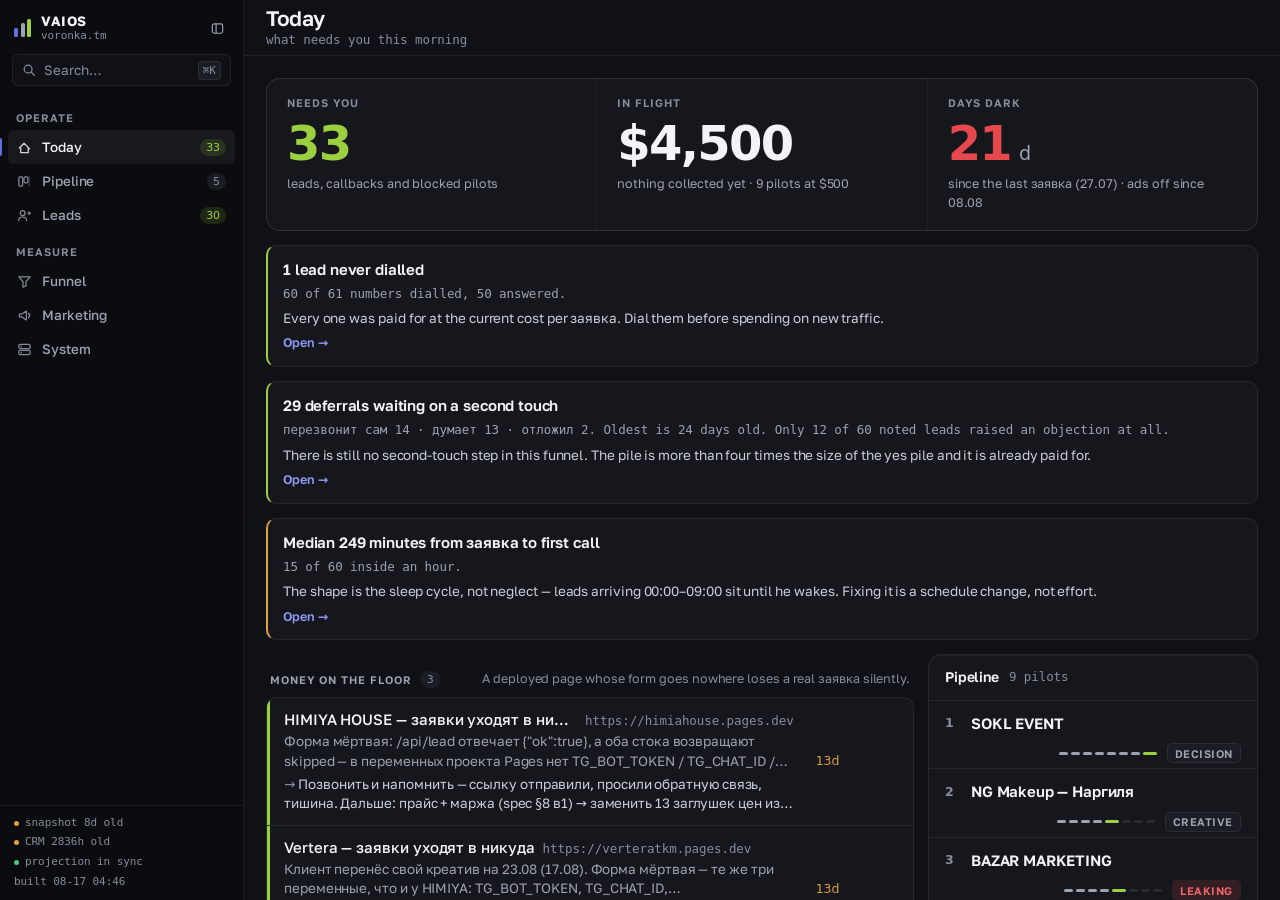
<file: automations/dashboard/index.html>
<!doctype html>
<html lang="en" data-density="comfortable">
<head>
<meta charset="utf-8">
<meta name="viewport" content="width=device-width, initial-scale=1, viewport-fit=cover">
<meta name="color-scheme" content="dark">
<meta name="theme-color" content="#0B0C0F">
<title>Today · VAIOS</title>
<link rel="icon" href="data:image/svg+xml,%3Csvg xmlns='http://www.w3.org/2000/svg' viewBox='0 0 32 32'%3E%3Crect width='32' height='32' rx='7' fill='%230B0C0F'/%3E%3Crect x='7' y='16' width='4' height='9' rx='1.4' fill='%236371E0'/%3E%3Crect x='14' y='11' width='4' height='14' rx='1.4' fill='%238A919E'/%3E%3Crect x='21' y='7' width='4' height='18' rx='1.4' fill='%239BCF3F'/%3E%3C/svg%3E">
<style>@font-face{font-family:'Golos Text';font-style:normal;font-weight:400 900;font-display:block;src:url([data-uri]) format('woff2');unicode-range:U+0401,U+0410-044F,U+0451,U+2116;}
@font-face{font-family:'Golos Text';font-style:normal;font-weight:400 900;font-display:block;src:url([data-uri]) format('woff2');unicode-range:U+0020-007E,U+00A0,U+00AB,U+00BB,U+2010-2015,U+2018-201F,U+2026;}</style>
<style>/* =============================================================================
   VAIOS — business operations console
   -----------------------------------------------------------------------------
   COLOUR LAW FOR THIS SURFACE. Mra released the dashboard from the brand palette
   on 2026-08-03 («if you need, change colors, dont lock in brand colors») and
   asked for dark on 2026-08-05. Dark was never the problem — NEON ON BLACK was.
   So:

   1  Every surface shares ONE hue and varies only in lightness. A ramp whose hue
      drifts between steps is what reads as muddy and cheap. Nothing here is
      chroma 0 either — flat neutral grey is the other tell.
   2  The canvas is #0B0C0F, not #000. Pure black under white text maxes contrast
      at 21:1, and the eye's own chromatic aberration then makes edges halate and
      smear on scroll. #000 is reserved for the modal scrim, so there is always
      one step darker available.
   3  ONE accent (#6371E0) at 4.63:1 on canvas — deliberately too dim to be text.
      It means "interactive": focus ring, active nav, links, highlighted series.
      Never decoration.
   4  ONE extra semantic colour with a single meaning: --live (#9BCF3F) = "this
      needs you". Everything else is grey. Colour here is information.
   5  No shadows on inline surfaces — they read as smudges on dark. Elevation is
      a hairline plus one step up the ramp. Shadows appear only on the floating
      layer (drawer, palette), where they are physically right.
   6  Body sits at 15px; only uppercase micro-labels and badges go to 11px, and
      nothing goes below that. The first version of this page was rejected as
      unreadable and that complaint is load-bearing.
   7  EVERY ink clears 4.5:1 on EVERY surface it can land on. The dimmest tier
      started at 3.0:1 as a "watermark", then drew table headers, hero labels
      and ages — so it was lifted rather than policed. A ramp you have to
      remember the rules for is a ramp that will be broken by the next edit.

   Contrast, measured (sRGB, WCAG 2.x) against --panel #15171C / --elevated #21252C:
     --ink-1 #F2F4F7  16.3 / 14.0     --ink-3 #9BA3B1   7.1 / 6.1
     --ink-2 #C9CFD9  11.5 /  9.8     --ink-4 #858E9C   5.4 / 4.7
     --accent-hi #8C97F0 6.7 / 5.7    --live  #9BCF3F   9.7 / 8.3
   --accent #6371E0 sits at 4.24 on panel on purpose: it is a state, never text.
   ============================================================================ */

:root{
  --canvas:#0B0C0F; --page:#101116; --panel:#15171C; --raised:#1A1D23;
  --elevated:#21252C; --scrim:rgba(0,0,0,.68);
  --hair:rgba(255,255,255,.07); --hair2:rgba(255,255,255,.11); --hair3:rgba(255,255,255,.17);
  --ink-1:#F2F4F7; --ink-2:#C9CFD9; --ink-3:#9BA3B1; --ink-4:#858E9C;
  --accent:#6371E0; --accent-hi:#8C97F0; --accent-dim:rgba(99,113,224,.16);
  /* A filled button carries white text, so its fill has to be DARKER than the
     accent used for hairlines and states: #6371E0 under white is 4.23:1. */
  --accent-solid:#5A67D4; --accent-solid-hi:#4F5DCB;
  --live:#9BCF3F; --live-dim:rgba(155,207,63,.14);
  --pos:#4CC38A; --warn:#E0A03A; --dang:#E5484D; --dang-hi:#F0666B;
  --dang-dim:rgba(229,72,77,.14); --warn-dim:rgba(224,160,58,.14);

  --f-ui:'Golos Text',"Segoe UI",ui-sans-serif,system-ui,sans-serif;
  --f-num:"Segoe UI",ui-sans-serif,system-ui,-apple-system,sans-serif;
  --f-mono:ui-monospace,Consolas,"SF Mono",Menlo,monospace;

  --t-h1:21px; --t-h2:14px; --t-body:15px; --t-sm:13.5px; --t-xs:12.5px; --t-label:11px;
  --r-sm:6px; --r:10px; --r-lg:14px;
  --rail:244px; --pad:22px; --gap:14px; --row:46px;
  --d1:120ms; --d2:180ms; --d3:240ms; --ease:cubic-bezier(.23,1,.32,1);
}
[data-density="compact"]{--t-body:14px;--t-sm:13px;--t-xs:12px;--row:36px;--pad:18px;--gap:12px}

*,*::before,*::after{box-sizing:border-box}
html,body{height:100%}
body{
  margin:0;background:var(--canvas);color:var(--ink-2);
  font:400 var(--t-body)/1.5 var(--f-ui);letter-spacing:-.005em;
  -webkit-font-smoothing:antialiased;overscroll-behavior:none;
}
h1,h2,h3,p,ul,ol,dl,figure{margin:0}
ul,ol{padding:0;list-style:none}
a{color:inherit;text-decoration:none}
button{font:inherit;color:inherit;background:none;border:0;cursor:pointer}
input{font:inherit;color:inherit}
svg{display:block}
:where(a,button,input,[tabindex]):focus-visible{outline:2px solid var(--accent);outline-offset:2px;border-radius:var(--r-sm)}
::selection{background:var(--accent-dim);color:var(--ink-1)}
.skip{position:fixed;left:-999px;top:0;z-index:99;background:var(--elevated);padding:10px 16px;border-radius:var(--r)}
.skip:focus{left:8px;top:8px}

/* Golos has no `tnum` and its digits are proportional (0=620, 1=485 units), so
   columns of figures do not line up in it. Every number is set in the system UI
   face, whose digits ARE tabular by default; mono is the data register. */
.num,.kpi-v,td.n,th.n,.stat-v,.hero-v,.mono{font-family:var(--f-num);font-variant-numeric:tabular-nums;font-feature-settings:'tnum' 1}
.mono{font-family:var(--f-mono);letter-spacing:-.02em}

*{scrollbar-width:thin;scrollbar-color:rgba(255,255,255,.14) transparent}
*::-webkit-scrollbar{width:10px;height:10px}
*::-webkit-scrollbar-thumb{background:rgba(255,255,255,.13);border-radius:99px;border:3px solid transparent;background-clip:content-box}
*::-webkit-scrollbar-thumb:hover{background:rgba(255,255,255,.24);background-clip:content-box}

/* ============================================================ shell ======= */
#app{height:100dvh;display:grid;grid-template-columns:var(--rail) 1fr;background:var(--canvas)}
html[data-rail="collapsed"]{--rail:64px}

#rail{display:flex;flex-direction:column;min-height:0;border-right:1px solid var(--hair);background:var(--canvas)}
.rail-top{display:flex;align-items:center;gap:8px;padding:14px 12px 10px 14px}
.brand{display:flex;align-items:center;gap:10px;min-width:0;flex:1;border-radius:var(--r-sm)}
.brand-mark{display:flex;align-items:flex-end;gap:2.5px;height:18px;flex:none}
.brand-mark i{width:4px;border-radius:1.5px;display:block}
.brand-mark i:nth-child(1){height:9px;background:var(--accent)}
.brand-mark i:nth-child(2){height:14px;background:var(--ink-3)}
.brand-mark i:nth-child(3){height:18px;background:var(--live)}
.brand-txt{display:flex;flex-direction:column;line-height:1.15;min-width:0}
.brand-txt b{font-size:13.5px;font-weight:700;color:var(--ink-1);letter-spacing:.04em}
.brand-txt em{font-style:normal;font-size:11px;color:var(--ink-4);font-family:var(--f-mono)}

.icon-btn{display:grid;place-items:center;width:28px;height:28px;flex:none;border-radius:var(--r-sm);
  color:var(--ink-3);transition:background var(--d1) ease,color var(--d1) ease}
.icon-btn:hover{background:var(--raised);color:var(--ink-1)}

.railsearch{display:flex;align-items:center;gap:8px;margin:2px 12px 12px;padding:0 9px;height:32px;
  border:1px solid var(--hair);border-radius:var(--r-sm);color:var(--ink-4);background:var(--page);
  font-size:var(--t-sm);transition:border-color var(--d1) ease,color var(--d1) ease}
.railsearch:hover{border-color:var(--hair3);color:var(--ink-3)}
.railsearch span{flex:1;text-align:left}
kbd{font:500 11px/1 var(--f-mono);color:var(--ink-4);background:var(--raised);
  border:1px solid var(--hair);border-radius:4px;padding:3px 4px;flex:none}

#nav{flex:1;min-height:0;overflow-y:auto;padding:0 8px}
.nav-sec{font:600 var(--t-label)/1 var(--f-ui);letter-spacing:.09em;text-transform:uppercase;color:var(--ink-4);padding:14px 8px 7px}
.nav-a{position:relative;display:flex;align-items:center;gap:10px;height:34px;padding:0 9px;border-radius:var(--r-sm);
  color:var(--ink-3);font-size:var(--t-sm);font-weight:500;transition:background var(--d1) ease,color var(--d1) ease}
.nav-a:hover{background:var(--raised);color:var(--ink-1)}
.nav-a[aria-current]{background:rgba(255,255,255,.055);color:var(--ink-1)}
.nav-a[aria-current]::before{content:"";position:absolute;left:-8px;top:8px;bottom:8px;width:2px;border-radius:0 2px 2px 0;background:var(--accent)}
.nav-a svg{flex:none;opacity:.85}
.nav-a .lbl{flex:1;white-space:nowrap;overflow:hidden}
.nav-a .cnt{font:500 11px/1 var(--f-num);font-variant-numeric:tabular-nums;color:var(--ink-4);
  background:var(--raised);border-radius:99px;padding:3px 6px;flex:none}
.nav-a[data-hot="1"] .cnt{color:var(--live);background:var(--live-dim)}

.rail-foot{border-top:1px solid var(--hair);padding:10px 14px}
#freshness{display:flex;flex-direction:column;gap:5px;font:400 var(--t-label)/1.35 var(--f-mono);color:var(--ink-4)}
#freshness .fr{display:flex;align-items:center;gap:6px;white-space:nowrap;overflow:hidden}
#freshness .dot{width:5px;height:5px;border-radius:99px;flex:none;background:var(--pos)}
#freshness .dot.warn{background:var(--warn)}
#freshness .dot.bad{background:var(--dang)}

html[data-rail="collapsed"] .brand-txt,
html[data-rail="collapsed"] .railsearch span,
html[data-rail="collapsed"] .railsearch kbd,
html[data-rail="collapsed"] .nav-a .lbl,
html[data-rail="collapsed"] .nav-sec,
html[data-rail="collapsed"] #rail-toggle,
html[data-rail="collapsed"] .rail-foot{display:none}
html[data-rail="collapsed"] .nav-a{justify-content:center;padding:0}
html[data-rail="collapsed"] .nav-a .cnt{position:absolute;top:0;right:0;padding:1px 4px;font-size:9.5px}
html[data-rail="collapsed"] .railsearch{justify-content:center;padding:0}
html[data-rail="collapsed"] .rail-top{padding-left:12px;justify-content:center}

/* ============================================================ topbar ===== */
/* minmax(0,1fr), not 1fr: an `auto`/`1fr` track floors at the MIN-CONTENT of
   its widest descendant, so one nowrap table cell inflates the whole column
   past the viewport and the page scrolls sideways. Every track on the path
   from #app down to a table therefore has to carry an explicit zero floor. */
#main{display:grid;grid-template-rows:auto 1fr;grid-template-columns:minmax(0,1fr);
  min-width:0;min-height:0;background:var(--page)}
#topbar{display:flex;align-items:center;gap:14px;padding:0 var(--pad);height:56px;min-width:0;
  border-bottom:1px solid var(--hair);background:var(--page)}
.crumb{min-width:0;flex:0 1 auto;overflow:hidden}
#page-title{font:600 var(--t-h1)/1.2 var(--f-ui);letter-spacing:-.02em;color:var(--ink-1)}
#page-sub{font:400 var(--t-xs)/1.3 var(--f-mono);color:var(--ink-4);margin-top:1px;white-space:nowrap;overflow:hidden;text-overflow:ellipsis}
.topbar-right{margin-left:auto;display:flex;align-items:center;gap:10px;min-width:0;
  flex:0 1 auto;justify-content:flex-end}
/* The tab strip is the one thing in the bar allowed to scroll rather than
   wrap -- a wrapped strip changes the header height between sections, and a
   header that jumps as you navigate reads as a bug. */
#tabs{display:flex;gap:2px;padding:3px;background:var(--canvas);border:1px solid var(--hair);
  border-radius:var(--r-sm);overflow-x:auto;scrollbar-width:none;min-width:0;flex:0 1 auto}
#tabs::-webkit-scrollbar{display:none}
#tabs:empty{display:none}
.tab{display:flex;align-items:center;gap:6px;height:26px;padding:0 10px;border-radius:4px;
  font-size:var(--t-xs);font-weight:500;color:var(--ink-3);white-space:nowrap;
  transition:background var(--d1) ease,color var(--d1) ease}
.tab:hover{color:var(--ink-1)}
.tab[aria-selected="true"]{background:var(--raised);color:var(--ink-1)}
.tab b{font:500 11px/1 var(--f-num);font-variant-numeric:tabular-nums;color:var(--ink-4)}
.tab[aria-selected="true"] b{color:var(--accent-hi)}
.only-narrow{display:none}

#view{overflow-y:auto;overflow-x:hidden;padding:var(--pad);min-width:0}
.stack{display:flex;flex-direction:column;gap:var(--gap);min-width:0}

/* ============================================================ panels ===== */
.panel{background:var(--panel);border:1px solid var(--hair);border-radius:var(--r-lg);
  box-shadow:inset 0 1px 0 rgba(255,255,255,.045);min-width:0;overflow:hidden}
.panel-h{display:flex;align-items:center;gap:10px;padding:13px 16px;border-bottom:1px solid var(--hair);flex-wrap:wrap}
.panel-h h2{font:600 var(--t-h2)/1.3 var(--f-ui);color:var(--ink-1);letter-spacing:-.01em}
.panel-h .sub{font:400 var(--t-xs)/1.3 var(--f-mono);color:var(--ink-4)}
.panel-h .right{margin-left:auto;display:flex;align-items:center;gap:8px}
.panel-b{padding:16px}
.panel-b.flush{padding:0}
.grid{display:grid;gap:var(--gap)}
.g2{grid-template-columns:repeat(2,minmax(0,1fr))}
.g3{grid-template-columns:repeat(3,minmax(0,1fr))}
.split{display:grid;grid-template-columns:minmax(0,1fr) 330px;gap:var(--gap);align-items:start}

.lab{font:600 var(--t-label)/1 var(--f-ui);letter-spacing:.09em;text-transform:uppercase;color:var(--ink-4)}
.muted{color:var(--ink-3)}
.dim{color:var(--ink-4)}
.tiny{font-size:var(--t-xs)}
.note{font-size:var(--t-sm);color:var(--ink-3);line-height:1.55}
.rowflex{display:flex;align-items:center;gap:8px;flex-wrap:wrap}

/* ============================================================ hero ======= */
.hero{display:grid;grid-template-columns:repeat(3,minmax(0,1fr));gap:1px;background:var(--hair);
  border:1px solid var(--hair);border-radius:var(--r-lg);overflow:hidden}
.hero-c{background:var(--panel);padding:18px 20px 17px;display:flex;flex-direction:column;
  transition:background var(--d1) ease}
a.hero-c:hover{background:var(--raised)}
.hero-c .lab{margin-bottom:11px}
.hero-v{font:600 clamp(34px,4.4vw,48px)/1 var(--f-num);color:var(--ink-1);letter-spacing:-.035em;
  display:flex;align-items:baseline;gap:8px}
.hero-v .unit{font-size:.4em;font-weight:500;color:var(--ink-3);letter-spacing:0}
.hero-c .sub{font-size:var(--t-xs);color:var(--ink-3);margin-top:8px;line-height:1.5}
.hero-c.is-live .hero-v{color:var(--live)}
.hero-c.is-dang .hero-v{color:var(--dang)}
.hero-delta{font:500 11px/1 var(--f-num);font-variant-numeric:tabular-nums;color:var(--live);
  background:var(--live-dim);border-radius:99px;padding:4px 8px;align-self:flex-start;margin-top:9px}
.hero-delta.zero{color:var(--ink-4);background:var(--raised)}

/* ============================================================ insights === */
.ins{display:flex;gap:12px;padding:13px 15px;border-radius:var(--r);background:var(--panel);
  border:1px solid var(--hair);border-left:2px solid var(--ink-4)}
.ins[data-sev="act"]{border-left-color:var(--live)}
.ins[data-sev="watch"]{border-left-color:var(--warn)}
.ins-b{min-width:0;flex:1;display:flex;flex-direction:column;gap:5px}
.ins h3{font:600 var(--t-body)/1.35 var(--f-ui);color:var(--ink-1);letter-spacing:-.01em}
.ins .ev{font:400 var(--t-xs)/1.55 var(--f-mono);color:var(--ink-3)}
.ins .rec{font-size:var(--t-sm);color:var(--ink-2);line-height:1.5}
.ins .go{align-self:flex-start;font-size:var(--t-xs);font-weight:600;color:var(--accent-hi);margin-top:1px}
.ins .go:hover{text-decoration:underline}

/* ============================================================ queue ====== */
.qhead{display:flex;align-items:center;gap:8px;padding:16px 4px 8px}
.qhead .lab{color:var(--ink-3)}
.qhead .n{font:500 11px/1 var(--f-num);font-variant-numeric:tabular-nums;color:var(--ink-4);
  background:var(--raised);border-radius:99px;padding:3px 7px}
.qhead .why{font-size:var(--t-xs);color:var(--ink-4);margin-left:auto;text-align:right}
.qlist{display:flex;flex-direction:column;border:1px solid var(--hair);border-radius:var(--r);
  overflow:hidden;background:var(--panel)}
.q{display:grid;grid-template-columns:3px minmax(0,1fr) auto;border-bottom:1px solid var(--hair);
  transition:background var(--d1) ease;cursor:pointer}
.q:last-child{border-bottom:0}
.q:hover{background:var(--raised)}
.q .flag{background:transparent}
.q[data-sev="act"] .flag{background:var(--live)}
.q[data-sev="watch"] .flag{background:var(--warn)}
.q-main{min-width:0;padding:11px 14px;display:flex;flex-direction:column;gap:3px}
.q-t{display:flex;align-items:baseline;gap:8px;min-width:0}
.q-t b{font:500 var(--t-body)/1.35 var(--f-ui);color:var(--ink-1);white-space:nowrap;overflow:hidden;text-overflow:ellipsis}
.q-t .meta{font:400 var(--t-xs)/1 var(--f-mono);color:var(--ink-4);white-space:nowrap;flex:none}
.q-w{font-size:var(--t-sm);color:var(--ink-3);line-height:1.45;display:-webkit-box;
  -webkit-line-clamp:2;-webkit-box-orient:vertical;overflow:hidden}
.q-a{font-size:var(--t-sm);color:var(--ink-2);line-height:1.45;display:-webkit-box;
  -webkit-line-clamp:2;-webkit-box-orient:vertical;overflow:hidden}
.q-a::before{content:"→ ";color:var(--ink-4)}
.q-side{display:flex;align-items:center;gap:8px;padding:0 12px 0 8px;flex:none}
.q-age{font:500 var(--t-xs)/1 var(--f-num);font-variant-numeric:tabular-nums;color:var(--ink-4);white-space:nowrap}
.q-age.old{color:var(--warn)}
.q-btn{display:grid;place-items:center;height:28px;padding:0 10px;border-radius:var(--r-sm);
  border:1px solid var(--hair2);font-size:var(--t-xs);font-weight:600;color:var(--ink-3);opacity:0;
  transition:opacity var(--d1) ease,background var(--d1) ease,color var(--d1) ease,border-color var(--d1) ease}
.q:hover .q-btn,.q-btn:focus-visible{opacity:1}
.q-btn:hover{background:var(--accent);border-color:var(--accent);color:#fff}
@media (hover:none){.q-btn{opacity:1}}

/* ============================================================ stats ====== */
.stats{display:grid;grid-template-columns:repeat(auto-fit,minmax(128px,1fr));gap:1px;background:var(--hair)}
.stat{background:var(--panel);padding:13px 15px;display:flex;flex-direction:column;gap:6px;min-width:0}
.stat .lab{color:var(--ink-4)}
.stat-v{font:600 22px/1 var(--f-num);color:var(--ink-1);letter-spacing:-.02em}
.stat-v small{font-size:12px;font-weight:500;color:var(--ink-3);letter-spacing:0;margin-left:3px}
.stat .sub{font-size:var(--t-xs);color:var(--ink-4);white-space:nowrap;overflow:hidden;text-overflow:ellipsis}
.stat.acc .stat-v{color:var(--live)}
.stat.bad .stat-v{color:var(--dang)}
.stat.null .stat-v{color:var(--ink-4)}

/* ============================================================ badges ===== */
.badge{display:inline-flex;align-items:center;gap:5px;height:20px;padding:0 7px;border-radius:5px;
  font:600 var(--t-label)/1 var(--f-ui);letter-spacing:.05em;text-transform:uppercase;
  background:var(--raised);color:var(--ink-3);border:1px solid var(--hair);white-space:nowrap;flex:none}
.badge.live{color:var(--live);background:var(--live-dim);border-color:transparent}
.badge.warn{color:var(--warn);background:var(--warn-dim);border-color:transparent}
.badge.bad{color:var(--dang-hi);background:var(--dang-dim);border-color:transparent}
.badge.acc{color:var(--accent-hi);background:var(--accent-dim);border-color:transparent}
.chip{display:inline-flex;align-items:center;gap:6px;height:27px;padding:0 10px;border-radius:99px;
  border:1px solid var(--hair2);font-size:var(--t-xs);color:var(--ink-3);background:var(--panel);
  transition:border-color var(--d1) ease,color var(--d1) ease,background var(--d1) ease}
.chip:hover{border-color:var(--hair3);color:var(--ink-1)}
.chip[aria-pressed="true"]{background:var(--accent-dim);border-color:transparent;color:var(--accent-hi)}
.chip b{font:500 11px/1 var(--f-num);font-variant-numeric:tabular-nums;opacity:.8}
.filters{display:flex;align-items:center;gap:7px;flex-wrap:wrap}
.srch{display:flex;align-items:center;gap:8px;height:31px;padding:0 10px;border-radius:var(--r-sm);
  border:1px solid var(--hair2);background:var(--canvas);color:var(--ink-4);min-width:190px;flex:1;max-width:300px}
.srch input{flex:1;min-width:0;border:0;background:none;outline:0;font-size:var(--t-sm);color:var(--ink-1)}
.srch input::placeholder{color:var(--ink-4)}

/* ============================================================ tables ===== */
/* The table scrolls in BOTH axes inside its panel, rather than riding the page
   scroll. `overflow-x:auto` alone would already make this a scroll container
   (overflow-y:visible computes to auto next to it), which silently kills a
   sticky thead relative to #view -- so make it deliberate: the panel header
   stays put, the column headers stick to the top of their own scroller. */
.tw{overflow:auto;overscroll-behavior:contain;min-width:0;max-width:100%;
  max-height:calc(100dvh - 214px)}
table{width:100%;border-collapse:separate;border-spacing:0;font-size:var(--t-sm)}
thead th{position:sticky;top:0;z-index:2;background:var(--panel);text-align:left;white-space:nowrap;
  font:600 var(--t-label)/1 var(--f-ui);letter-spacing:.08em;text-transform:uppercase;color:var(--ink-4);
  padding:11px 12px;box-shadow:inset 0 -1px 0 var(--hair);cursor:pointer;user-select:none}
thead th.no-sort{cursor:default}
thead th:hover:not(.no-sort){color:var(--ink-2)}
thead th .ar{opacity:0;margin-left:4px;font-size:11px;line-height:1}
thead th[aria-sort]{color:var(--ink-1)}
thead th[aria-sort] .ar{opacity:1;color:var(--accent-hi)}
tbody tr{transition:background var(--d1) ease;cursor:pointer}
tbody tr:hover{background:var(--raised)}
tbody tr.cursor-row{box-shadow:inset 2px 0 0 var(--accent)}
tbody td{padding:0 12px;height:var(--row);border-bottom:1px solid var(--hair);color:var(--ink-2);
  white-space:nowrap;overflow:hidden;text-overflow:ellipsis;max-width:260px}
tbody tr:last-child td{border-bottom:0}
td.n,th.n{text-align:right}
td.strong{color:var(--ink-1);font-weight:500}
.tw .empty{padding:34px 16px;text-align:center;color:var(--ink-4);font-size:var(--t-sm)}

/* ============================================================ bars ======= */
.rows{display:flex;flex-direction:column}
.brow{display:grid;grid-template-columns:minmax(82px,25%) 1fr auto;align-items:center;gap:12px;padding:7px 0}
.brow .k{font-size:var(--t-sm);color:var(--ink-2);white-space:nowrap;overflow:hidden;text-overflow:ellipsis}
.brow .track{height:8px;border-radius:3px;background:rgba(255,255,255,.05);overflow:hidden}
.brow .fill{height:100%;border-radius:3px;background:var(--ink-3)}
.brow.hi .fill{background:var(--accent)}
.brow.on .fill{background:var(--live)}
.brow .v{font:500 var(--t-sm)/1 var(--f-num);font-variant-numeric:tabular-nums;color:var(--ink-1);min-width:34px;text-align:right}
.brow .v em{font-style:normal;font-size:11.5px;color:var(--ink-4);margin-left:5px}

/* ============================================================ stage rail = */
.srail{display:flex;align-items:center;gap:3px;flex:none}
.srail i{width:14px;height:4px;border-radius:2px;background:rgba(255,255,255,.09);display:block;flex:none}
.srail i.done{background:var(--ink-3)}
.srail i.at{background:var(--live);width:20px}
.srail.sm i{width:9px;height:3px}
.srail.sm i.at{width:14px}

/* ============================================================ pipeline === */
.pcard{border-bottom:1px solid var(--hair);transition:background var(--d1) ease;cursor:pointer}
.pcard:last-child{border-bottom:0}
.pcard:hover{background:var(--raised)}
.pc-top{display:flex;align-items:center;gap:10px;padding:13px 16px 5px;min-width:0;flex-wrap:wrap}
.pc-rank{font:600 var(--t-xs)/1 var(--f-num);color:var(--ink-4);width:16px;flex:none}
.pc-name{font:600 var(--t-body)/1.3 var(--f-ui);color:var(--ink-1);letter-spacing:-.01em;flex:none}
.pc-niche{font-size:var(--t-xs);color:var(--ink-4);white-space:nowrap;overflow:hidden;text-overflow:ellipsis;min-width:0}
.pc-right{margin-left:auto;display:flex;align-items:center;gap:10px;flex:0 1 auto;flex-wrap:wrap;justify-content:flex-end}
.pc-body{padding:0 16px 13px 42px;display:flex;flex-direction:column;gap:6px}
.pc-blk{font-size:var(--t-sm);color:var(--ink-2);line-height:1.5;display:-webkit-box;
  -webkit-line-clamp:2;-webkit-box-orient:vertical;overflow:hidden}
.pc-blk::before{content:"✕";color:var(--dang);margin-right:7px;font-size:10px}
.pc-next{font-size:var(--t-sm);color:var(--ink-3);line-height:1.5;display:-webkit-box;
  -webkit-line-clamp:2;-webkit-box-orient:vertical;overflow:hidden}
.pc-next::before{content:"→";color:var(--ink-4);margin-right:7px}
.pc-meta{display:flex;align-items:center;gap:12px;flex-wrap:wrap;font:400 var(--t-xs)/1.4 var(--f-mono);color:var(--ink-4);padding-top:2px}
.pc-meta a{color:var(--accent-hi)}
.pc-meta a:hover{text-decoration:underline}

/* ============================================================ funnel ===== */
.fstage{display:grid;grid-template-columns:132px minmax(0,1fr) 118px;align-items:center;gap:14px;padding:9px 0}
.fstage .k{display:flex;flex-direction:column;gap:3px;min-width:0}
.fstage .k b{font-size:var(--t-sm);font-weight:500;color:var(--ink-1)}
.fstage .k span{font:400 var(--t-label)/1 var(--f-mono);color:var(--ink-4);text-transform:uppercase;letter-spacing:.06em}
.fstage .bar{height:26px;border-radius:4px;background:var(--ink-3);min-width:3px}
.fstage.truth .bar{background:var(--live)}
.fstage .v{font:600 17px/1 var(--f-num);font-variant-numeric:tabular-nums;color:var(--ink-1);text-align:right}
.fstage .v em{display:block;font-style:normal;font:400 var(--t-xs)/1.4 var(--f-num);color:var(--ink-4);margin-top:5px}
.fdrop{display:grid;grid-template-columns:132px minmax(0,1fr) 118px;gap:14px}
.fdrop .mid{display:flex;align-items:center;gap:8px;padding:0 0 2px 2px}
.fdrop .tick{width:1px;height:12px;background:var(--hair3);flex:none}
.fdrop .txt{font:400 var(--t-xs)/1 var(--f-mono);color:var(--ink-4)}
.fdrop .txt b{color:var(--ink-3);font-weight:500}

/* ============================================================ activity === */
.act{display:flex;gap:3px;align-items:flex-end}
.act .cell{flex:1;min-width:5px;height:34px;border-radius:2px;background:rgba(255,255,255,.045);
  transition:transform var(--d1) ease;cursor:default}
.act .cell[data-l="1"]{background:rgba(155,207,63,.24)}
.act .cell[data-l="2"]{background:rgba(155,207,63,.44)}
.act .cell[data-l="3"]{background:rgba(155,207,63,.68)}
.act .cell[data-l="4"]{background:var(--live)}
.act .cell.today{outline:1px solid var(--hair3);outline-offset:1px}
.act .cell:hover{transform:scaleY(1.14)}
.actlab{display:flex;justify-content:space-between;font:400 var(--t-label)/1 var(--f-mono);color:var(--ink-4);margin-top:8px}

/* ============================================================ charts ===== */
.chart{width:100%;display:block}
.chart .grid-l{stroke:rgba(255,255,255,.055);stroke-width:1;shape-rendering:crispEdges}
.chart .zero-l{stroke:rgba(255,255,255,.13);stroke-width:1;shape-rendering:crispEdges}
.chart .ln{fill:none;stroke:var(--ink-1);stroke-width:1.6;stroke-linecap:round;stroke-linejoin:round}
.chart .ln.acc{stroke:var(--accent-hi)}
.chart .ln.live{stroke:var(--live)}
.chart .bar{fill:var(--ink-3)}
.chart .bar.acc{fill:var(--accent)}
.chart .bar.live{fill:var(--live)}
.chart .bar.ghost{fill:rgba(255,255,255,.055)}
/* SVG font-size is in viewBox USER UNITS, so it shrinks with the chart: 11
   units in a 720-wide viewBox is 11px at 720 CSS px and 6px at 390. Any chart
   carrying <text> therefore lives in .cscroll and declares a min-width at or
   above its viewBox width, so the labels never render under the 11px floor. */
.chart text{fill:var(--ink-4);font:400 11px var(--f-num);font-variant-numeric:tabular-nums}
.cscroll{overflow-x:auto;overscroll-behavior-x:contain;min-width:0;max-width:100%}
.cscroll .chart{min-width:720px}
.chart .hit{fill:transparent}
.chart .cross{stroke:var(--hair3);stroke-width:1;opacity:0}
.chart .dot{opacity:0}
.chart.on .cross,.chart.on .dot{opacity:1}
.axl{display:flex;justify-content:space-between;font:400 var(--t-label)/1 var(--f-mono);color:var(--ink-4);margin-top:7px}
.legend{display:flex;gap:14px;flex-wrap:wrap;font-size:var(--t-xs);color:var(--ink-3);margin-bottom:11px}
.legend i{display:inline-block;width:9px;height:9px;border-radius:2px;margin-right:6px;vertical-align:-1px}
.bandlab{font:600 9.5px var(--f-ui);letter-spacing:.09em;fill:var(--ink-4)}
.tip{position:fixed;z-index:60;pointer-events:none;background:var(--elevated);border:1px solid var(--hair2);
  border-radius:var(--r-sm);padding:8px 10px;font:400 var(--t-xs)/1.55 var(--f-mono);color:var(--ink-2);
  box-shadow:0 12px 28px rgba(0,0,0,.55);white-space:nowrap;opacity:0;transition:opacity var(--d1) ease}
.tip.on{opacity:1}
.tip b{color:var(--ink-1);font-weight:600}

/* ============================================================ states ===== */
.empty-s{display:flex;flex-direction:column;align-items:center;gap:9px;padding:38px 20px;text-align:center}
.empty-s .t{font-size:var(--t-body);color:var(--ink-2);font-weight:500}
.empty-s .d{font-size:var(--t-sm);color:var(--ink-4);max-width:46ch;line-height:1.55}
.done-s{display:flex;align-items:center;gap:13px;padding:18px;border-radius:var(--r);
  background:linear-gradient(180deg,rgba(155,207,63,.06),transparent);border:1px solid var(--hair)}
.done-s .tick{width:28px;height:28px;border-radius:99px;background:var(--live-dim);color:var(--live);
  display:grid;place-items:center;flex:none;font-size:14px}
.done-s .t{font-size:var(--t-body);color:var(--ink-1);font-weight:500}
.done-s .d{font-size:var(--t-sm);color:var(--ink-3);line-height:1.5}

/* ============================================================ drawer ===== */
#scrim{position:fixed;inset:0;background:var(--scrim);z-index:40;animation:fade var(--d2) var(--ease)}
@keyframes fade{from{opacity:0}to{opacity:1}}
#drawer{position:fixed;top:0;right:0;bottom:0;width:min(460px,100vw);z-index:50;background:var(--page);
  border-left:1px solid var(--hair2);box-shadow:-24px 0 48px rgba(0,0,0,.5);display:flex;flex-direction:column;
  animation:slide var(--d3) var(--ease)}
@keyframes slide{from{transform:translateX(100%)}to{transform:none}}
#drawer[hidden]{display:none}
#drawer header{display:flex;align-items:flex-start;gap:12px;padding:16px 16px 13px;border-bottom:1px solid var(--hair);flex:none}
#drawer-title{min-width:0;flex:1;display:flex;flex-direction:column;gap:4px}
#drawer-title b{font:600 17px/1.3 var(--f-ui);color:var(--ink-1);letter-spacing:-.015em}
#drawer-title span{font:400 var(--t-xs)/1.35 var(--f-mono);color:var(--ink-4)}
#drawer-body{overflow-y:auto;padding:16px;display:flex;flex-direction:column;gap:19px}
.dsec{display:flex;flex-direction:column;gap:9px}
.dsec>.lab{color:var(--ink-4)}
.kv{display:grid;grid-template-columns:98px 1fr;gap:8px 12px;font-size:var(--t-sm)}
.kv dt{color:var(--ink-4);font-size:var(--t-xs);padding-top:2px}
.kv dd{margin:0;color:var(--ink-2);min-width:0;overflow-wrap:anywhere}
.quote{font-size:var(--t-sm);line-height:1.6;color:var(--ink-2);background:var(--panel);border:1px solid var(--hair);
  border-left:2px solid var(--hair3);border-radius:0 var(--r-sm) var(--r-sm) 0;padding:11px 13px}
.tl li{display:grid;grid-template-columns:14px 1fr;gap:10px;padding:7px 0;font-size:var(--t-sm)}
.tl .pip{width:7px;height:7px;border-radius:99px;background:var(--ink-4);margin:6px 0 0 3px}
.tl .pip.in{background:var(--accent)}
.tl .pip.ok{background:var(--pos)}
.tl .t{font:400 var(--t-xs)/1.5 var(--f-mono);color:var(--ink-4)}
.tl .d{color:var(--ink-2)}
.dact{display:flex;gap:8px;flex-wrap:wrap}
.btn{display:inline-flex;align-items:center;gap:7px;height:32px;padding:0 12px;border-radius:var(--r-sm);
  border:1px solid var(--hair2);font-size:var(--t-sm);font-weight:500;color:var(--ink-2);background:var(--panel);
  transition:background var(--d1) ease,border-color var(--d1) ease,color var(--d1) ease}
.btn:hover{background:var(--raised);border-color:var(--hair3);color:var(--ink-1)}
.btn.pri{background:var(--accent-solid);border-color:var(--accent-solid);color:#fff}
.btn.pri:hover{background:var(--accent-solid-hi);border-color:var(--accent-solid-hi)}

/* ============================================================ dialogs ==== */
dialog{border:0;padding:0;background:transparent;color:inherit;max-width:none;max-height:none}
dialog::backdrop{background:rgba(0,0,0,.62)}
#cmdk{position:fixed;top:13vh;left:50%;transform:translateX(-50%);width:min(620px,calc(100vw - 28px));
  box-shadow:0 26px 64px rgba(0,0,0,.6)}
#keys{position:fixed;top:14vh;left:50%;transform:translateX(-50%);width:min(560px,calc(100vw - 28px));
  box-shadow:0 26px 64px rgba(0,0,0,.6)}
#cmdk[open],#keys[open]{animation:pop var(--d2) var(--ease)}
@keyframes pop{from{opacity:0;transform:translateX(-50%) translateY(-6px)}to{opacity:1;transform:translateX(-50%)}}
.cmdk-in{display:flex;align-items:center;gap:10px;padding:0 14px;height:50px;background:var(--elevated);
  border:1px solid var(--hair2);border-bottom:0;border-radius:var(--r-lg) var(--r-lg) 0 0;color:var(--ink-4)}
#cmdk-q{flex:1;min-width:0;border:0;background:none;outline:0;font-size:15px;color:var(--ink-1)}
#cmdk-q::placeholder{color:var(--ink-4)}
#cmdk-list{max-height:min(56vh,440px);overflow-y:auto;background:var(--elevated);
  border-left:1px solid var(--hair2);border-right:1px solid var(--hair2)}
#cmdk-list .grp{font:600 var(--t-label)/1 var(--f-ui);letter-spacing:.09em;text-transform:uppercase;
  color:var(--ink-4);padding:13px 14px 6px}
#cmdk-list li[role="option"]{display:flex;align-items:center;gap:11px;padding:0 14px;height:42px;cursor:pointer}
#cmdk-list li[aria-selected="true"]{background:var(--raised)}
#cmdk-list li b{font-weight:500;font-size:var(--t-sm);color:var(--ink-1);white-space:nowrap;overflow:hidden;text-overflow:ellipsis}
#cmdk-list li mark{background:none;color:var(--accent-hi);font-weight:700}
#cmdk-list li .h{font:400 var(--t-xs)/1 var(--f-mono);color:var(--ink-4);margin-left:auto;white-space:nowrap;flex:none}
#cmdk-list .none{padding:26px 14px;text-align:center;color:var(--ink-4);font-size:var(--t-sm)}
.cmdk-foot{display:flex;gap:16px;padding:9px 14px;background:var(--elevated);border:1px solid var(--hair2);
  border-top:1px solid var(--hair);border-radius:0 0 var(--r-lg) var(--r-lg);font-size:var(--t-xs);color:var(--ink-4)}
.cmdk-foot kbd{margin-right:4px}
#keys h2{font:600 15px/1 var(--f-ui);color:var(--ink-1);padding:16px 16px 6px;background:var(--elevated);
  border:1px solid var(--hair2);border-bottom:0;border-radius:var(--r-lg) var(--r-lg) 0 0}
#keys-body{background:var(--elevated);border-left:1px solid var(--hair2);border-right:1px solid var(--hair2);
  padding:8px 16px 14px;display:grid;grid-template-columns:1fr 1fr;gap:2px 24px}
#keys-body div{display:flex;align-items:center;gap:10px;height:30px;font-size:var(--t-sm);color:var(--ink-3)}
#keys-body div span{margin-left:auto;display:flex;gap:3px;flex:none}

/* ============================================================ responsive = */
@media (max-width:1180px){.split{grid-template-columns:minmax(0,1fr)}}
@media (max-width:900px){.g2,.g3{grid-template-columns:minmax(0,1fr)}}
@media (max-width:820px){
  #app{grid-template-columns:1fr}
  #rail{position:fixed;left:0;top:0;bottom:0;z-index:45;width:244px;transform:translateX(-101%);
    transition:transform var(--d3) var(--ease);background:var(--page)}
  html[data-rail="open"] #rail{transform:none;box-shadow:24px 0 48px rgba(0,0,0,.5)}
  /* Dimmer for the off-canvas rail, drawn by #main rather than a real node so
     a tap anywhere outside the rail targets #main and closes it. */
  #main::before{content:"";position:fixed;inset:0;z-index:44;background:var(--scrim);
    opacity:0;pointer-events:none;transition:opacity var(--d2) var(--ease)}
  html[data-rail="open"] #main::before{opacity:1;pointer-events:auto}
  html[data-rail="collapsed"]{--rail:244px}
  html[data-rail="collapsed"] .brand-txt,html[data-rail="collapsed"] .railsearch span,
  html[data-rail="collapsed"] .railsearch kbd,html[data-rail="collapsed"] .nav-a .lbl,
  html[data-rail="collapsed"] .nav-sec,html[data-rail="collapsed"] .rail-foot{display:revert}
  html[data-rail="collapsed"] .nav-a{justify-content:flex-start;padding:0 9px}
  html[data-rail="collapsed"] .railsearch{justify-content:flex-start;padding:0 9px}
  html[data-rail="collapsed"] .nav-a .cnt{position:static}
  .only-narrow{display:grid}
  #rail-toggle{display:none}
  #topbar{padding:0 14px;gap:10px;height:52px}
  #view{padding:14px}
  .tw{max-height:calc(100dvh - 186px)}
  .hero{grid-template-columns:minmax(0,1fr)}
  .hero-v{font-size:38px}
  .fstage,.fdrop{grid-template-columns:92px minmax(0,1fr) 78px;gap:10px}
  .fstage .v{font-size:15px}
  #drawer{width:100vw}
  .q-btn{display:none}
  .pc-body{padding-left:16px}
  .kv{grid-template-columns:84px 1fr}
  #keys-body{grid-template-columns:1fr}
}
@media (max-width:420px){.stats{grid-template-columns:repeat(2,minmax(0,1fr))}}
@media (prefers-reduced-motion:reduce){*,*::before,*::after{animation-duration:.01ms!important;transition-duration:.01ms!important}}
@media print{
  #rail,#topbar,#cmdk,#keys,#drawer,#scrim,.q-btn{display:none!important}
  #app{display:block;height:auto}
  #view{overflow:visible;padding:0}
  .panel{break-inside:avoid}
  *{print-color-adjust:exact;-webkit-print-color-adjust:exact}
  @page{size:A4 landscape;margin:12mm}
}
</style>
</head>
<body>

<a class="skip" href="#view">Skip to content</a>

<div id="app">
  <aside id="rail" aria-label="Sections">
    <div class="rail-top">
      <a class="brand" href="#/today">
        <span class="brand-mark" aria-hidden="true"><i></i><i></i><i></i></span>
        <span class="brand-txt"><b>VAIOS</b><em>voronka.tm</em></span>
      </a>
      <button id="rail-toggle" class="icon-btn" title="Collapse sidebar" aria-label="Collapse sidebar">
        <svg viewBox="0 0 16 16" width="15" height="15" aria-hidden="true"><rect x="2.5" y="3" width="11" height="10" rx="2" fill="none" stroke="currentColor" stroke-width="1.2"/><path d="M6.5 3v10" stroke="currentColor" stroke-width="1.2"/></svg>
      </button>
    </div>

    <button id="open-cmdk" class="railsearch" aria-label="Search everything">
      <svg viewBox="0 0 16 16" width="14" height="14" aria-hidden="true"><circle cx="7" cy="7" r="4.5" fill="none" stroke="currentColor" stroke-width="1.4"/><path d="M10.5 10.5L14 14" stroke="currentColor" stroke-width="1.4" stroke-linecap="round"/></svg>
      <span>Search…</span><kbd>⌘K</kbd>
    </button>

    <nav id="nav" aria-label="Primary"></nav>

    <div class="rail-foot"><div id="freshness"></div></div>
  </aside>

  <div id="main">
    <header id="topbar">
      <button id="rail-open" class="icon-btn only-narrow" aria-label="Open menu">
        <svg viewBox="0 0 16 16" width="16" height="16" aria-hidden="true"><path d="M2 4h12M2 8h12M2 12h12" stroke="currentColor" stroke-width="1.4" stroke-linecap="round"/></svg>
      </button>
      <div class="crumb"><h1 id="page-title">Today</h1><p id="page-sub"></p></div>
      <div class="topbar-right">
        <div id="tabs" role="tablist"></div>
        <button id="open-cmdk-2" class="icon-btn only-narrow" aria-label="Search">
          <svg viewBox="0 0 16 16" width="15" height="15" aria-hidden="true"><circle cx="7" cy="7" r="4.5" fill="none" stroke="currentColor" stroke-width="1.4"/><path d="M10.5 10.5L14 14" stroke="currentColor" stroke-width="1.4" stroke-linecap="round"/></svg>
        </button>
      </div>
    </header>
    <main id="view" tabindex="-1"></main>
  </div>
</div>

<div id="scrim" hidden></div>

<aside id="drawer" aria-label="Record detail" hidden>
  <header>
    <div id="drawer-title"></div>
    <button id="drawer-close" class="icon-btn" aria-label="Close">
      <svg viewBox="0 0 16 16" width="15" height="15" aria-hidden="true"><path d="M4 4l8 8M12 4l-8 8" stroke="currentColor" stroke-width="1.5" stroke-linecap="round"/></svg>
    </button>
  </header>
  <div id="drawer-body"></div>
</aside>

<dialog id="cmdk" aria-label="Command palette">
  <div class="cmdk-in">
    <svg viewBox="0 0 16 16" width="15" height="15" aria-hidden="true"><circle cx="7" cy="7" r="4.5" fill="none" stroke="currentColor" stroke-width="1.4"/><path d="M10.5 10.5L14 14" stroke="currentColor" stroke-width="1.4" stroke-linecap="round"/></svg>
    <input id="cmdk-q" autofocus autocomplete="off" spellcheck="false" placeholder="Jump to a client, a lead, a screen…" role="combobox" aria-expanded="true" aria-controls="cmdk-list">
    <kbd>esc</kbd>
  </div>
  <ul id="cmdk-list" role="listbox"></ul>
  <footer class="cmdk-foot"><span><kbd>↑</kbd><kbd>↓</kbd> move</span><span><kbd>↵</kbd> open</span><span><kbd>?</kbd> shortcuts</span></footer>
</dialog>

<dialog id="keys" aria-label="Keyboard shortcuts">
  <h2>Keyboard</h2>
  <div id="keys-body"></div>
  <footer class="cmdk-foot"><span>press <kbd>esc</kbd> to close</span></footer>
</dialog>

<noscript><p style="padding:3rem;font:16px/1.6 system-ui,sans-serif;color:#C9CFD9;max-width:38rem">
This page renders its data with JavaScript. Enable it, or read the same numbers with
<code>python automations/funnel.py</code>.</p></noscript>

<script>const DATA={"built_at":"2026-08-17T04:46:58+05:00","today":"2026-08-17","confidence_n":30,"stages":["agreed","spec","questions","build","creative","meeting","live","decision"],"stored":{"window":{"start":"2026-07-21","end":"2026-08-09","rows":20},"series":[{"date":"2026-07-21","final":true,"failed":[],"spend":0.0,"impressions":0,"reach":0,"clicks":0,"link_clicks":0,"meta_leads":0,"cpc":0.0,"ctr":0.0,"sessions":9,"paid_sessions":null,"engaged":7,"generate_lead":1,"leads":0,"fn_errors":0,"fn_invocations":68,"origin_5xx":6,"followers":53,"captured_at":"2026-08-02T22:23:42Z"},{"date":"2026-07-22","final":true,"failed":[],"spend":0.0,"impressions":0,"reach":0,"clicks":0,"link_clicks":0,"meta_leads":0,"cpc":0.0,"ctr":0.0,"sessions":48,"paid_sessions":null,"engaged":11,"generate_lead":2,"leads":0,"fn_errors":0,"fn_invocations":15,"origin_5xx":0,"followers":53,"captured_at":"2026-08-02T22:23:42Z"},{"date":"2026-07-23","final":true,"failed":[],"spend":0.0,"impressions":0,"reach":0,"clicks":0,"link_clicks":0,"meta_leads":0,"cpc":0.0,"ctr":0.0,"sessions":18,"paid_sessions":null,"engaged":3,"generate_lead":1,"leads":0,"fn_errors":0,"fn_invocations":87,"origin_5xx":0,"followers":53,"captured_at":"2026-08-02T22:23:42Z"},{"date":"2026-07-24","final":true,"failed":[],"spend":6.99,"impressions":5454,"reach":3948,"clicks":177,"link_clicks":97,"meta_leads":21,"cpc":0.039492,"ctr":3.245325,"sessions":150,"paid_sessions":121,"engaged":58,"generate_lead":22,"leads":20,"fn_errors":0,"fn_invocations":333,"origin_5xx":3,"followers":53,"captured_at":"2026-08-02T22:23:42Z"},{"date":"2026-07-25","final":true,"failed":[],"spend":3.8,"impressions":2832,"reach":2071,"clicks":80,"link_clicks":53,"meta_leads":11,"cpc":0.0475,"ctr":2.824859,"sessions":56,"paid_sessions":50,"engaged":20,"generate_lead":13,"leads":12,"fn_errors":0,"fn_invocations":144,"origin_5xx":1,"followers":53,"captured_at":"2026-08-02T22:23:42Z"},{"date":"2026-07-26","final":true,"failed":[],"spend":5.27,"impressions":4511,"reach":3656,"clicks":96,"link_clicks":52,"meta_leads":14,"cpc":0.054896,"ctr":2.128131,"sessions":58,"paid_sessions":54,"engaged":19,"generate_lead":14,"leads":14,"fn_errors":0,"fn_invocations":197,"origin_5xx":0,"followers":53,"captured_at":"2026-08-02T22:23:42Z"},{"date":"2026-07-27","final":true,"failed":[],"spend":6.64,"impressions":4495,"reach":3766,"clicks":100,"link_clicks":63,"meta_leads":14,"cpc":0.0664,"ctr":2.224694,"sessions":54,"paid_sessions":50,"engaged":22,"generate_lead":14,"leads":15,"fn_errors":0,"fn_invocations":152,"origin_5xx":0,"followers":53,"captured_at":"2026-08-02T22:23:42Z"},{"date":"2026-07-28","final":true,"failed":[],"spend":0.0,"impressions":0,"reach":0,"clicks":0,"link_clicks":0,"meta_leads":0,"cpc":0.0,"ctr":0.0,"sessions":4,"paid_sessions":null,"engaged":1,"generate_lead":0,"leads":0,"fn_errors":0,"fn_invocations":7,"origin_5xx":0,"followers":53,"captured_at":"2026-08-02T22:23:42Z"},{"date":"2026-07-29","final":true,"failed":[],"spend":0.0,"impressions":0,"reach":0,"clicks":0,"link_clicks":0,"meta_leads":0,"cpc":0.0,"ctr":0.0,"sessions":7,"paid_sessions":null,"engaged":1,"generate_lead":0,"leads":0,"fn_errors":0,"fn_invocations":13,"origin_5xx":0,"followers":53,"captured_at":"2026-08-02T22:23:42Z"},{"date":"2026-07-30","final":true,"failed":[],"spend":0.0,"impressions":0,"reach":0,"clicks":0,"link_clicks":0,"meta_leads":0,"cpc":0.0,"ctr":0.0,"sessions":6,"paid_sessions":null,"engaged":2,"generate_lead":0,"leads":0,"fn_errors":0,"fn_invocations":11,"origin_5xx":0,"followers":53,"captured_at":"2026-08-02T22:23:42Z"},{"date":"2026-07-31","final":false,"failed":[],"spend":0.0,"impressions":0,"reach":0,"clicks":0,"link_clicks":0,"meta_leads":0,"cpc":0.0,"ctr":0.0,"sessions":4,"paid_sessions":0,"engaged":1,"generate_lead":0,"leads":0,"fn_errors":0,"fn_invocations":5,"origin_5xx":0,"followers":53,"captured_at":"2026-08-03T11:27:31Z"},{"date":"2026-08-01","final":false,"failed":[],"spend":0.0,"impressions":0,"reach":0,"clicks":0,"link_clicks":0,"meta_leads":0,"cpc":0.0,"ctr":0.0,"sessions":3,"paid_sessions":0,"engaged":1,"generate_lead":1,"leads":0,"fn_errors":0,"fn_invocations":14,"origin_5xx":0,"followers":53,"captured_at":"2026-08-03T11:27:31Z"},{"date":"2026-08-02","final":false,"failed":[],"spend":0.0,"impressions":0,"reach":0,"clicks":0,"link_clicks":0,"meta_leads":0,"cpc":0.0,"ctr":0.0,"sessions":3,"paid_sessions":0,"engaged":2,"generate_lead":0,"leads":0,"fn_errors":0,"fn_invocations":6,"origin_5xx":0,"followers":53,"captured_at":"2026-08-03T11:27:31Z"},{"date":"2026-08-03","final":true,"failed":[],"spend":0.0,"impressions":0,"reach":0,"clicks":0,"link_clicks":0,"meta_leads":0,"cpc":0.0,"ctr":0.0,"sessions":6,"paid_sessions":0,"engaged":2,"generate_lead":1,"leads":0,"fn_errors":0,"fn_invocations":1,"origin_5xx":0,"followers":52,"captured_at":"2026-08-08T20:59:26Z"},{"date":"2026-08-04","final":true,"failed":[],"spend":0.0,"impressions":0,"reach":0,"clicks":0,"link_clicks":0,"meta_leads":0,"cpc":0.0,"ctr":0.0,"sessions":0,"paid_sessions":0,"engaged":0,"generate_lead":0,"leads":0,"fn_errors":0,"fn_invocations":30,"origin_5xx":0,"followers":52,"captured_at":"2026-08-08T20:59:26Z"},{"date":"2026-08-05","final":true,"failed":[],"spend":3.18,"impressions":3550,"reach":3072,"clicks":149,"link_clicks":81,"meta_leads":0,"cpc":0.021342,"ctr":4.197183,"sessions":0,"paid_sessions":0,"engaged":0,"generate_lead":0,"leads":0,"fn_errors":0,"fn_invocations":7,"origin_5xx":0,"followers":52,"captured_at":"2026-08-08T20:59:26Z"},{"date":"2026-08-06","final":false,"failed":[],"spend":2.3,"impressions":3211,"reach":2574,"clicks":72,"link_clicks":45,"meta_leads":0,"cpc":0.031944,"ctr":2.242292,"sessions":2,"paid_sessions":0,"engaged":0,"generate_lead":0,"leads":0,"fn_errors":0,"fn_invocations":6,"origin_5xx":0,"followers":52,"captured_at":"2026-08-08T20:59:26Z"},{"date":"2026-08-07","final":false,"failed":[],"spend":3.68,"impressions":4260,"reach":3522,"clicks":114,"link_clicks":67,"meta_leads":0,"cpc":0.032281,"ctr":2.676056,"sessions":0,"paid_sessions":0,"engaged":0,"generate_lead":0,"leads":0,"fn_errors":0,"fn_invocations":0,"origin_5xx":0,"followers":52,"captured_at":"2026-08-08T20:59:26Z"},{"date":"2026-08-08","final":false,"failed":[],"spend":0.06,"impressions":67,"reach":65,"clicks":8,"link_clicks":3,"meta_leads":0,"cpc":0.0075,"ctr":11.940299,"sessions":3,"paid_sessions":0,"engaged":0,"generate_lead":0,"leads":0,"fn_errors":0,"fn_invocations":2,"origin_5xx":0,"followers":52,"captured_at":"2026-08-08T20:59:26Z"},{"date":"2026-08-09","final":false,"failed":[],"spend":0.0,"impressions":0,"reach":0,"clicks":0,"link_clicks":0,"meta_leads":0,"cpc":0.0,"ctr":0.0,"sessions":0,"paid_sessions":0,"engaged":0,"generate_lead":0,"leads":0,"fn_errors":null,"fn_invocations":null,"origin_5xx":null,"followers":52,"captured_at":"2026-08-08T20:59:26Z"}],"funnel":[{"key":"impressions","label":"Impressions","value":28380,"source":"Meta"},{"key":"link_clicks","label":"Link clicks","value":461,"source":"Meta"},{"key":"paid_sessions","label":"Paid sessions","value":275,"source":"GA4"},{"key":"generate_lead","label":"Form submits","value":69,"source":"GA4"},{"key":"leads_real","label":"Real leads","value":61,"source":"Sheet CRM","truth":true}],"rates":{"link_ctr":1.6,"arrival":59.7,"page_conversion":16.0,"survives":88.4},"money":{"spend":31.92,"cost_per_link_click":0.069,"cost_per_real_lead":0.52},"reconciliation":{"meta_leads":60,"ga4_generate_lead":69,"crm_leads_real":61},"totals":{"impressions":28380,"reach":22674,"clicks":796,"link_clicks":461,"sessions":431,"paid_sessions":275,"engaged":150,"generate_lead":69,"leads_real":61,"fn_invocations":1098},"alarms":{"function_errors":0,"origin_5xx":10,"key_events_configured":false},"health":{"moving":["2026-07-31","2026-08-01","2026-08-02","2026-08-06","2026-08-07","2026-08-08","2026-08-09"],"missing":[],"failures":{},"last_capture":"2026-08-08T20:59:26Z"},"ig":{"followers":52,"posts_live":3},"last_spend_day":"2026-08-08","last_lead_day":"2026-07-27","ads_latest":{"cpc":0.0075,"ctr":11.940299,"date":"2026-08-08"}},"crm":{"leads_real":61,"rows":65,"no_phone":1,"duplicate_phones":4,"tests_hidden":1,"window":"all time","by_creative":{"video":50,"c.flat":4,"link_in_bio":3},"by_business":{"Услуги":18,"Магазин":17,"Салон красоты":5,"Кафе / ресторан":5,"Студио интерьерной дизайна":1,"Я продаю платье готовое и шью на заказ":1,"Ботаника магазин плюс мини кафешка":1,"цветочный магазин":1,"Gyzyl satyn alyas":1,"Техника для дома":1,"Готовые платье для дома":1,"Бижутерия магазин":1},"by_language":{"Русский":31,"Туркменский":25},"by_variant":{"hero":48,"final":6,"chat":6},"categories":{"перезвонит сам":14,"думает":13,"нет ответа":12,"интерес":8,"не ЦА":3,"не заявка":3,"отложил":2,"пропал":2,"не понял":2,"не поговорили":1},"objections":{"уже есть решение":4,"уже пробовал таргет":4,"цена":3,"не понял оффер":2,"регион / оплата":1,"недоверие":1},"objection_leads":12,"noted":60,"won":[3,11,34,38,40,41,45,58],"debt":[5,8,9,10,12,14,15,16,18,21,22,26,27,28,29,31,32,33,35,36,37,39,48,50,51,52,55,56,59],"never_dialled":[54],"quality":[{"creative":"video","leads":50,"dialled":49,"answered":42,"talk":15161,"over3":28,"won":7,"deferred":26,"avg_talk":361},{"creative":"c.flat","leads":4,"dialled":4,"answered":3,"talk":204,"over3":0,"won":0,"deferred":1,"avg_talk":68},{"creative":"(none)","leads":4,"dialled":4,"answered":3,"talk":1083,"over3":2,"won":1,"deferred":2,"avg_talk":361},{"creative":"link_in_bio","leads":3,"dialled":3,"answered":2,"talk":534,"over3":1,"won":0,"deferred":0,"avg_talk":267}],"calls":{"dialled":60,"answered":50,"talk_seconds":16982,"called_back":6,"missed_from_them":5,"never_dialled":1,"conversations":56},"speed":{"median_minutes":249,"within_hour":15,"measured":60,"by_hour":[{"hour":0,"arrived":3,"called":0,"within_hour":0,"median":994},{"hour":1,"arrived":1,"called":0,"within_hour":0,"median":972},{"hour":2,"arrived":2,"called":0,"within_hour":0,"median":878},{"hour":3,"arrived":0,"called":0,"within_hour":0,"median":null},{"hour":4,"arrived":2,"called":0,"within_hour":0,"median":540},{"hour":5,"arrived":2,"called":0,"within_hour":0,"median":702},{"hour":6,"arrived":1,"called":0,"within_hour":0,"median":616},{"hour":7,"arrived":2,"called":0,"within_hour":0,"median":592},{"hour":8,"arrived":2,"called":0,"within_hour":0,"median":421},{"hour":9,"arrived":4,"called":0,"within_hour":0,"median":492},{"hour":10,"arrived":2,"called":0,"within_hour":0,"median":434},{"hour":11,"arrived":4,"called":0,"within_hour":0,"median":384},{"hour":12,"arrived":2,"called":0,"within_hour":0,"median":238},{"hour":13,"arrived":5,"called":3,"within_hour":0,"median":188},{"hour":14,"arrived":2,"called":4,"within_hour":0,"median":162},{"hour":15,"arrived":5,"called":5,"within_hour":2,"median":61},{"hour":16,"arrived":6,"called":14,"within_hour":2,"median":74},{"hour":17,"arrived":2,"called":21,"within_hour":0,"median":114},{"hour":18,"arrived":3,"called":17,"within_hour":3,"median":15},{"hour":19,"arrived":1,"called":5,"within_hour":1,"median":26},{"hour":20,"arrived":1,"called":6,"within_hour":1,"median":29},{"hour":21,"arrived":3,"called":3,"within_hour":3,"median":6},{"hour":22,"arrived":2,"called":3,"within_hour":2,"median":5},{"hour":23,"arrived":4,"called":1,"within_hour":1,"median":1028}]},"per_day":{"leads":{"2026-07-24":20,"2026-07-25":12,"2026-07-26":14,"2026-07-27":15},"calls":{"2026-07-24":35,"2026-07-25":18,"2026-07-26":13,"2026-07-27":27}},"leads":[{"i":0,"id":"L1784849508353","label":"L1","ts":"2026-07-24T04:31:50","day":"2026-07-24","hour":4,"days":24,"phone":"+993 61 59 42 38","digits":"99361594238","business":"Студио интерьерной дизайна","language":"Русский","handle":"black.designstudio_tm","handle_raw":"@blackdesignstudio","handle_status":"исправлен из «@blackdesignstudio»","name":"Дизайн интерьера & экстерьера |  Архитектура","bio":"Founder by @sero_designer_ Ambassador @murat_creative22 ▪️ Создаём пространство под ваш лайфстайл ▪️ 300+ довольных клиентов/ 6 лет опыта","followers":51,"posts":14,"er":35.29,"last_post":"22.07.2026","median_views":626,"creative":"video","variant":"hero","utm_medium":"paid","dialled":2,"answered":false,"conversations":0,"talk":0,"talk_longest":0,"called_back":false,"missed_from_them":0,"mtc":548,"category":"нет ответа","note":"Не взял","follow_up":true,"objections":[],"calls":[{"ts":"2026-07-24T13:39:45.146000+05:00","event":"исходящий","duration":0},{"ts":"2026-07-24T18:53:16.844000+05:00","event":"исходящий","duration":0}],"qa":[{"q":"На каком языке вам удобнее разговаривать?","a":"Русский"},{"q":"Какой у вас бизнес?","a":"Студио интерьерной дизайна"},{"q":"Ваш Instagram-профиль","a":"@blackdesignstudio"}]},{"i":1,"id":"L1784850834133","label":"L2","ts":"2026-07-24T04:51:24","day":"2026-07-24","hour":4,"days":24,"phone":"+993 64 76 46 46","digits":"99364764646","business":"Услуги","language":"Туркменский","handle":null,"handle_raw":null,"handle_status":null,"name":null,"bio":null,"followers":null,"posts":null,"er":null,"last_post":null,"median_views":null,"creative":"c.flat","variant":"final","utm_medium":"paid","dialled":1,"answered":false,"conversations":0,"talk":0,"talk_longest":0,"called_back":false,"missed_from_them":0,"mtc":531,"category":"нет ответа","note":"Не взял","follow_up":true,"objections":[],"calls":[{"ts":"2026-07-24T13:42:40.016000+05:00","event":"исходящий","duration":0}],"qa":[{"q":"На каком языке вам удобнее разговаривать?","a":"Туркменский"},{"q":"Какой у вас бизнес?","a":"Услуги"}]},{"i":2,"id":"L1784863070505","label":"L3","ts":"2026-07-24T08:17:49","day":"2026-07-24","hour":8,"days":24,"phone":"+993 64 43 21 32","digits":"99364432132","business":"Салон красоты","language":"Русский","handle":"serdarovnaaaa_","handle_raw":"@serdarovnaaa_","handle_status":"не найден","name":null,"bio":null,"followers":null,"posts":null,"er":null,"last_post":null,"median_views":null,"creative":"c.flat","variant":"final","utm_medium":"paid","dialled":1,"answered":true,"conversations":1,"talk":136,"talk_longest":136,"called_back":false,"missed_from_them":0,"mtc":334,"category":"не ЦА","note":"Туркменабат(другой велаят), новый аккаунт, таргетинг еще не запускали, не сможет отправить деньги (из другого велаята)","follow_up":false,"objections":["регион / оплата"],"calls":[{"ts":"2026-07-24T13:52:17.257000+05:00","event":"исходящий","duration":136}],"qa":[{"q":"На каком языке вам удобнее разговаривать?","a":"Русский"},{"q":"Какой у вас бизнес?","a":"Салон красоты"},{"q":"Ваш Instagram-профиль","a":"@serdarovnaaa_"},{"q":"Ваш Instagram-профиль","a":"@serdarovnaaa_"}]},{"i":3,"id":"L1784875363313","label":"L4","ts":"2026-07-24T11:42:45","day":"2026-07-24","hour":11,"days":24,"phone":"+993 62 22 12 34","digits":"99362221234","business":"Услуги","language":"Русский","handle":"vertera_tkm","handle_raw":"@vertera_tkm","handle_status":"ok","name":"Продукты питания с органическим йодом","bio":"🍃 Продукция с органическим йодом: 🧑‍🧑‍🧒‍🧒 Для всей семьи 🧴 Проф. косметика 👶 Детское питание 💼 Сертифицирован в ТМ","followers":9791,"posts":318,"er":0.73,"last_post":"22.07.2026","median_views":2200,"creative":"video","variant":"hero","utm_medium":"paid","dialled":3,"answered":true,"conversations":2,"talk":1199,"talk_longest":1132,"called_back":false,"missed_from_them":0,"mtc":153,"category":"интерес","note":"Равшан. Давай попробуем, но дороговато. Если будет много продаж, то куплю","follow_up":true,"objections":["цена"],"calls":[{"ts":"2026-07-24T14:15:53.938000+05:00","event":"исходящий","duration":67},{"ts":"2026-07-24T14:17:30.047000+05:00","event":"исходящий","duration":0},{"ts":"2026-07-24T14:18:08.069000+05:00","event":"исходящий","duration":1132}],"qa":[{"q":"На каком языке вам удобнее разговаривать?","a":"Русский"},{"q":"Какой у вас бизнес?","a":"Услуги"},{"q":"Ваш Instagram-профиль","a":"@vertera_tkm"}]},{"i":4,"id":"L1784878924338","label":"L5","ts":"2026-07-24T12:42:07","day":"2026-07-24","hour":12,"days":24,"phone":"+993 61 49 11 55","digits":"99361491155","business":"Магазин","language":"Русский","handle":null,"handle_raw":"нет Instagram","handle_status":"не похоже на ник","name":null,"bio":null,"followers":null,"posts":null,"er":null,"last_post":null,"median_views":null,"creative":"video","variant":"hero","utm_medium":"paid","dialled":5,"answered":true,"conversations":3,"talk":804,"talk_longest":600,"called_back":true,"missed_from_them":1,"mtc":130,"category":null,"note":null,"follow_up":null,"objections":[],"calls":[{"ts":"2026-07-24T14:52:24.275000+05:00","event":"исходящий","duration":0},{"ts":"2026-07-24T20:14:26.889000+05:00","event":"пропущенный","duration":0},{"ts":"2026-07-24T20:15:21.438000+05:00","event":"исходящий","duration":0},{"ts":"2026-07-24T20:15:46.236000+05:00","event":"исходящий","duration":21},{"ts":"2026-07-24T20:16:37.436000+05:00","event":"исходящий","duration":0},{"ts":"2026-07-24T20:16:48.518000+05:00","event":"исходящий","duration":600},{"ts":"2026-07-24T20:27:32.500000+05:00","event":"входящий","duration":183}],"qa":[{"q":"На каком языке вам удобнее разговаривать?","a":"Русский"},{"q":"Какой у вас бизнес?","a":"Магазин"},{"q":"Ваш Instagram-профиль","a":"нет Instagram"}]},{"i":5,"id":"L1784882480582","label":"L6","ts":"2026-07-24T13:41:22","day":"2026-07-24","hour":13,"days":24,"phone":"+993 64 54 50 90","digits":"99364545090","business":"Я продаю платье готовое и шью на заказ","language":"Русский","handle":"mira_kapriznaya_","handle_raw":"@mira_kapriznaya_","handle_status":"ok","name":"Mira Jana","bio":"🧵 Шью одежду, которую хочется носить 🪡Шью сама — с любовью и заботой 👗В наличии и на заказ 💌Пиши в Директ -отвечу с теплом .","followers":3983,"posts":1888,"er":0.15,"last_post":"28.07.2026","median_views":440,"creative":"video","variant":"hero","utm_medium":"paid","dialled":1,"answered":true,"conversations":1,"talk":525,"talk_longest":525,"called_back":false,"missed_from_them":0,"mtc":89,"category":"думает","note":"Небитдаг (Балканабат), платья шьет, думает/размышляет","follow_up":true,"objections":[],"calls":[{"ts":"2026-07-24T15:10:14.366000+05:00","event":"исходящий","duration":525}],"qa":[{"q":"На каком языке вам удобнее разговаривать?","a":"Русский"},{"q":"Какой у вас бизнес?","a":"Я продаю платье готовое и шью на заказ"},{"q":"Ваш Instagram-профиль","a":"@mira_kapriznaya_"}]},{"i":6,"id":"L1784882747903","label":"L7","ts":"2026-07-24T13:45:51","day":"2026-07-24","hour":13,"days":24,"phone":"+993 64 80 67 53","digits":"99364806753","business":"Магазин","language":"Русский","handle":"tayyn.koynek","handle_raw":"@tayyn.koynek","handle_status":"ok","name":"tayyn koynek|stapel koynek| gotovylar","bio":"🌸 Türkmen köýnekleri | Milli gözellik 👗 Taýýar owadan köýnekler 💎 Hil + nepis dizaýn + amatly bahalar 🤍 Her zenan üçin aýratyn gözellik Zakaz direct📲","followers":78,"posts":26,"er":7.69,"last_post":"27.07.2026","median_views":293,"creative":"link_in_bio","variant":"hero","utm_medium":"social","dialled":2,"answered":true,"conversations":1,"talk":27,"talk_longest":27,"called_back":false,"missed_from_them":0,"mtc":116,"category":"нет ответа","note":"Платья шьет, \"перезвоните через час\" (перезвонил, не взяла)","follow_up":true,"objections":[],"calls":[{"ts":"2026-07-24T15:41:27.204000+05:00","event":"исходящий","duration":27},{"ts":"2026-07-24T18:48:42.493000+05:00","event":"исходящий","duration":0}],"qa":[{"q":"На каком языке вам удобнее разговаривать?","a":"Русский"},{"q":"Какой у вас бизнес?","a":"Магазин"},{"q":"Ваш Instagram-профиль","a":"@tayyn.koynek"}]},{"i":7,"id":"L1784884793933","label":"L8","ts":"2026-07-24T14:19:56","day":"2026-07-24","hour":14,"days":24,"phone":"+993 63 92 71 76","digits":"99363927176","business":"Кафе / ресторан","language":"Туркменский","handle":null,"handle_raw":"нет Instagram","handle_status":"не похоже на ник","name":null,"bio":null,"followers":null,"posts":null,"er":null,"last_post":null,"median_views":null,"creative":"video","variant":"hero","utm_medium":"paid","dialled":1,"answered":true,"conversations":1,"talk":73,"talk_longest":73,"called_back":false,"missed_from_them":0,"mtc":86,"category":"не заявка","note":"«наверное это дети случайно отправили заявку»","follow_up":false,"objections":[],"calls":[{"ts":"2026-07-24T15:45:53.426000+05:00","event":"исходящий","duration":73}],"qa":[{"q":"На каком языке вам удобнее разговаривать?","a":"Туркменский"},{"q":"Какой у вас бизнес?","a":"Кафе / ресторан"},{"q":"Ваш Instagram-профиль","a":"нет Instagram"}]},{"i":8,"id":"L1784887680854","label":"L9","ts":"2026-07-24T15:08:03","day":"2026-07-24","hour":15,"days":24,"phone":"+993 64 66 74 28","digits":"99364667428","business":"Услуги","language":"Туркменский","handle":null,"handle_raw":"нет Instagram","handle_status":"не похоже на ник","name":null,"bio":null,"followers":null,"posts":null,"er":null,"last_post":null,"median_views":null,"creative":"video","variant":"chat","utm_medium":"paid","dialled":3,"answered":true,"conversations":1,"talk":388,"talk_longest":388,"called_back":false,"missed_from_them":0,"mtc":42,"category":"перезвонит сам","note":"Стартап СНГ онлайн-образование, воронка готова, запуск будет скоро. Зовут Сердар. Он подумал что мы оптимизируем уже готовую воронку.Если понадобится потом свяжется c нами","follow_up":true,"objections":["уже есть решение"],"calls":[{"ts":"2026-07-24T15:49:50.574000+05:00","event":"исходящий","duration":0},{"ts":"2026-07-24T15:49:59.493000+05:00","event":"исходящий","duration":388},{"ts":"2026-07-24T16:05:02.522000+05:00","event":"исходящий","duration":0}],"qa":[{"q":"На каком языке вам удобнее разговаривать?","a":"Туркменский"},{"q":"Какой у вас бизнес?","a":"Услуги"},{"q":"Ваш Instagram-профиль","a":"нет Instagram"}]},{"i":9,"id":"L1784888295246","label":"L10","ts":"2026-07-24T15:18:17","day":"2026-07-24","hour":15,"days":24,"phone":"+993 63 93 63 49","digits":"99363936349","business":"Салон красоты","language":"Туркменский","handle":null,"handle_raw":null,"handle_status":null,"name":null,"bio":null,"followers":null,"posts":null,"er":null,"last_post":null,"median_views":null,"creative":"video","variant":"hero","utm_medium":"paid","dialled":1,"answered":true,"conversations":1,"talk":364,"talk_longest":364,"called_back":false,"missed_from_them":0,"mtc":47,"category":"думает","note":"Косметолог. дорого сказала. сама запускает таргетинг по 2 долларов в день. спросила есть ли у нас обучение. «Подумаю и перезвоню»","follow_up":true,"objections":["цена","уже пробовал таргет"],"calls":[{"ts":"2026-07-24T16:05:07.417000+05:00","event":"исходящий","duration":364}],"qa":[{"q":"На каком языке вам удобнее разговаривать?","a":"Туркменский"},{"q":"Какой у вас бизнес?","a":"Салон красоты"}]},{"i":10,"id":"L1784888449398","label":"L11","ts":"2026-07-24T15:20:51","day":"2026-07-24","hour":15,"days":24,"phone":"+993 63 26 75 82","digits":"99363267582","business":"Салон красоты","language":"Туркменский","handle":"inleilashfiller_","handle_raw":"@inleilashfiller_","handle_status":"ok","name":"Ламинирование ресниц • Лифтинг бровей • Шугаринг","bio":"Мастер ламинирования ресниц InLei® Эксперт Velvet L&B 🇹🇲 Обучение + материалы Velvet Сертифицированный мастер InLei 📲 Запись/консультация:📩","followers":12800,"posts":392,"er":0.12,"last_post":"28.07.2026","median_views":274,"creative":"video","variant":"hero","utm_medium":"paid","dialled":1,"answered":true,"conversations":1,"talk":350,"talk_longest":350,"called_back":false,"missed_from_them":0,"mtc":69,"category":"думает","note":"2 Раза сама запускала таргет, результатов не было. У \"какаджан таргета\" (главный местный таргетолог) купила стандарт тариф, и получила 1-2 клиентов. подумает и свяжется","follow_up":true,"objections":["уже пробовал таргет"],"calls":[{"ts":"2026-07-24T16:29:59.378000+05:00","event":"исходящий","duration":350}],"qa":[{"q":"На каком языке вам удобнее разговаривать?","a":"Туркменский"},{"q":"Какой у вас бизнес?","a":"Салон красоты"},{"q":"Ваш Instagram-профиль","a":"@inleilashfiller_"}]},{"i":11,"id":"L1784889728230","label":"L12","ts":"2026-07-24T15:42:10","day":"2026-07-24","hour":15,"days":24,"phone":"+993 65 33 03 07","digits":"99365330307","business":"Услуги","language":"Русский","handle":"ng_makeup_stylist","handle_raw":"@Ng_makeup_stylist","handle_status":"ok","name":"НАРГИЛЯ ИЗАТОВА | MAKEUP & HAIR  Макияж•прически•брови 📍АШХАБАД","bio":"Создаю образ, в котором ты узнаешь себя-только ещё красивее✨ Создаю полный образ для особенных событий. Кисти @kisti_pudra Запись в Директ💌","followers":1433,"posts":78,"er":3.98,"last_post":"27.07.2026","median_views":761,"creative":"video","variant":"hero","utm_medium":"paid","dialled":3,"answered":true,"conversations":2,"talk":1269,"talk_longest":1246,"called_back":false,"missed_from_them":0,"mtc":61,"category":"интерес","note":"«Давайте попробуем»","follow_up":true,"objections":[],"calls":[{"ts":"2026-07-24T16:43:20.947000+05:00","event":"исходящий","duration":23},{"ts":"2026-07-24T16:44:17.541000+05:00","event":"исходящий","duration":0},{"ts":"2026-07-24T16:44:37.777000+05:00","event":"исходящий","duration":1246}],"qa":[{"q":"На каком языке вам удобнее разговаривать?","a":"Русский"},{"q":"Какой у вас бизнес?","a":"Услуги"},{"q":"Ваш Instagram-профиль","a":"@Ng_makeup_stylist"}]},{"i":12,"id":"L1784891601428","label":"L13","ts":"2026-07-24T16:13:24","day":"2026-07-24","hour":16,"days":24,"phone":"+993 72 12 03 55","digits":"99372120355","business":"Магазин","language":"Русский","handle":"chocolove.tmt","handle_raw":"@chocolove.tmt","handle_status":"ok","name":"ChocoLove.TMT","bio":"🥰Подари эмоции, которые можно съесть 🍫🌹🍓Шоколадные цветы с целой клубникой 🎁Идеальный подарок Aşgabat | Доставка по городу 📲+993 72 12-03-55","followers":21,"posts":23,"er":19.05,"last_post":"17.07.2026","median_views":176,"creative":"video","variant":"hero","utm_medium":"paid","dialled":2,"answered":true,"conversations":1,"talk":27,"talk_longest":27,"called_back":false,"missed_from_them":0,"mtc":61,"category":"думает","note":"Занят, перезвонить через час. я перезвонил, подумает","follow_up":true,"objections":[],"calls":[{"ts":"2026-07-24T17:14:15.587000+05:00","event":"исходящий","duration":27},{"ts":"2026-07-24T18:47:16.720000+05:00","event":"исходящий","duration":0}],"qa":[{"q":"На каком языке вам удобнее разговаривать?","a":"Русский"},{"q":"Какой у вас бизнес?","a":"Магазин"},{"q":"Ваш Instagram-профиль","a":"@chocolove.tmt"}]},{"i":13,"id":"L1784892612963","label":"L14","ts":"2026-07-24T16:30:15","day":"2026-07-24","hour":16,"days":24,"phone":"+993 62 08 08 73","digits":"99362080873","business":"Услуги","language":"Туркменский","handle":"estetic_dental_ag","handle_raw":"@estetic_dental_ag","handle_status":"ok","name":"Estetic Dental AG | Стоматология Ашхабад","bio":"Эстетическая стоматология и лечение зубов Реставрации • протезирование • ортодонтия 📍 Ашхабад Запись: Direct / WhatsApp ↓","followers":19231,"posts":91,"er":0.05,"last_post":"22.07.2026","median_views":465,"creative":"video","variant":"final","utm_medium":"paid","dialled":1,"answered":false,"conversations":0,"talk":0,"talk_longest":0,"called_back":false,"missed_from_them":0,"mtc":49,"category":"нет ответа","note":"Стоматолог, не взял трубку","follow_up":true,"objections":[],"calls":[{"ts":"2026-07-24T17:19:19.799000+05:00","event":"исходящий","duration":0}],"qa":[{"q":"На каком языке вам удобнее разговаривать?","a":"Туркменский"},{"q":"Какой у вас бизнес?","a":"Услуги"},{"q":"Ваш Instagram-профиль","a":"@estetic_dental_ag"}]},{"i":14,"id":"L1784892740016","label":"L15","ts":"2026-07-24T16:32:21","day":"2026-07-24","hour":16,"days":24,"phone":"+993 71 38 82 07","digits":"99371388207","business":"Ботаника магазин плюс мини кафешка","language":"Русский","handle":null,"handle_raw":"нет Instagram","handle_status":"не похоже на ник","name":null,"bio":null,"followers":null,"posts":null,"er":null,"last_post":null,"median_views":null,"creative":"video","variant":"chat","utm_medium":"paid","dialled":1,"answered":true,"conversations":1,"talk":25,"talk_longest":25,"called_back":false,"missed_from_them":0,"mtc":50,"category":"перезвонит сам","note":"«Через 2 минуты перезвоню» не перезвонила","follow_up":true,"objections":[],"calls":[{"ts":"2026-07-24T17:22:28.443000+05:00","event":"исходящий","duration":25}],"qa":[{"q":"На каком языке вам удобнее разговаривать?","a":"Русский"},{"q":"Какой у вас бизнес?","a":"Ботаника магазин плюс мини кафешка"},{"q":"Ваш Instagram-профиль","a":"нет Instagram"}]},{"i":15,"id":"L1784893106886","label":"L16","ts":"2026-07-24T16:38:28","day":"2026-07-24","hour":16,"days":24,"phone":"+993 71 05 70 60","digits":"99371057060","business":"Услуги","language":"Туркменский","handle":null,"handle_raw":null,"handle_status":null,"name":null,"bio":null,"followers":null,"posts":null,"er":null,"last_post":null,"median_views":null,"creative":"video","variant":"hero","utm_medium":"paid","dialled":1,"answered":true,"conversations":1,"talk":292,"talk_longest":292,"called_back":false,"missed_from_them":0,"mtc":86,"category":"отложил","note":"Карго: «Можно я перезвоню позже?». не перезвонила","follow_up":true,"objections":[],"calls":[{"ts":"2026-07-24T18:04:12.858000+05:00","event":"исходящий","duration":292}],"qa":[{"q":"На каком языке вам удобнее разговаривать?","a":"Туркменский"},{"q":"Какой у вас бизнес?","a":"Услуги"}]},{"i":16,"id":"L1784899551183","label":"L17","ts":"2026-07-24T18:25:41","day":"2026-07-24","hour":18,"days":24,"phone":"+993 64 62 31 11","digits":"99364623111","business":"Кафе / ресторан","language":"Русский","handle":null,"handle_raw":null,"handle_status":null,"name":null,"bio":null,"followers":null,"posts":null,"er":null,"last_post":null,"median_views":null,"creative":"video","variant":"hero","utm_medium":"paid","dialled":1,"answered":true,"conversations":1,"talk":402,"talk_longest":402,"called_back":false,"missed_from_them":0,"mtc":10,"category":"думает","note":"Кондитер, пробовал(а) делать таргетинг, но результат только прибавилось подписчиков. «Подумаю и перезвоню»","follow_up":true,"objections":["уже пробовал таргет"],"calls":[{"ts":"2026-07-24T18:36:09.656000+05:00","event":"исходящий","duration":402}],"qa":[{"q":"На каком языке вам удобнее разговаривать?","a":"Русский"},{"q":"Какой у вас бизнес?","a":"Кафе / ресторан"}]},{"i":17,"id":"L1784899858499","label":"L18","ts":"2026-07-24T18:31:00","day":"2026-07-24","hour":18,"days":24,"phone":"+993 61 24 48 18","digits":"99361244818","business":"Услуги","language":"Русский","handle":"globalwork_tm","handle_raw":"@globalwork.tm","handle_status":"исправлен из «@globalwork.tm»","name":"Работа в Европе и США 🌍","bio":"Трудоустройство в ЕС 🇪🇺 и США 🇺🇸 Подбор вакансий + помощь с документами Сопровождаем до выхода на работу","followers":469,"posts":25,"er":0.43,"last_post":"26.07.2026","median_views":45024,"creative":"video","variant":"hero","utm_medium":"paid","dialled":1,"answered":false,"conversations":0,"talk":0,"talk_longest":0,"called_back":false,"missed_from_them":0,"mtc":15,"category":"нет ответа","note":"Номер отключен","follow_up":true,"objections":[],"calls":[{"ts":"2026-07-24T18:45:39.351000+05:00","event":"исходящий","duration":0}],"qa":[{"q":"На каком языке вам удобнее разговаривать?","a":"Русский"},{"q":"Какой у вас бизнес?","a":"Услуги"},{"q":"Ваш Instagram-профиль","a":"@globalwork.tm"}]},{"i":18,"id":"L1784909915731","label":"L19","ts":"2026-07-24T21:18:37","day":"2026-07-24","hour":21,"days":24,"phone":"+993 63 78 87 67","digits":"99363788767","business":"Услуги","language":"Русский","handle":"happ.vpn.tm","handle_raw":"@Happ.vpn.tm","handle_status":"ok","name":"vpn.tm","bio":"⚡ VPN для Туркменистана 🔓 Открывает Instagram / TikTok / YouTube 🚀 Быстро. Без блокировок. 💬 Подключение — в Direct 👇 Установка за 3 минуты","followers":37,"posts":29,"er":5.41,"last_post":"18.04.2026","median_views":213,"creative":"video","variant":"hero","utm_medium":"paid","dialled":1,"answered":true,"conversations":1,"talk":224,"talk_longest":224,"called_back":false,"missed_from_them":0,"mtc":4,"category":"перезвонит сам","note":"«В понедельник созвонюсь»","follow_up":true,"objections":[],"calls":[{"ts":"2026-07-24T21:23:02.451000+05:00","event":"исходящий","duration":224}],"qa":[{"q":"На каком языке вам удобнее разговаривать?","a":"Русский"},{"q":"Какой у вас бизнес?","a":"Услуги"},{"q":"Ваш Instagram-профиль","a":"@Happ.vpn.tm"}]},{"i":19,"id":"L1784912389595","label":"L20","ts":"2026-07-24T21:59:51","day":"2026-07-24","hour":21,"days":24,"phone":"+993 65 68 68 30","digits":"99365686830","business":"Магазин","language":"Русский","handle":"bmw.shop.tm","handle_raw":"@Bmwshoptm","handle_status":"исправлен из «@Bmwshoptm»","name":"Bmwshoptm","bio":"🏁BMW-Это стиль жизни 🛞 Запчасти | Lifestyle | Одежда | Аксессуары 📍Олимпийский городок, Ашхабад 🚚 Доставка по всем велаятам Туркменистана 📲+993 620326","followers":236,"posts":57,"er":1.69,"last_post":"27.07.2026","median_views":218,"creative":"link_in_bio","variant":"hero","utm_medium":"social","dialled":1,"answered":true,"conversations":1,"talk":507,"talk_longest":507,"called_back":false,"missed_from_them":0,"mtc":6,"category":"пропал","note":"\"аккаунт уже 2 раза блокировался из за таргетологов. Можно посмотреть ваши работы?\". Скинул ссылку на сайт прошлого клиента, он пропал","follow_up":true,"objections":["уже пробовал таргет","недоверие"],"calls":[{"ts":"2026-07-24T22:06:10.649000+05:00","event":"исходящий","duration":507}],"qa":[{"q":"На каком языке вам удобнее разговаривать?","a":"Русский"},{"q":"Какой у вас бизнес?","a":"Магазин"},{"q":"Ваш Instagram-профиль","a":"@Bmwshoptm"}]},{"i":20,"id":"L1784920924468","label":"L21","ts":"2026-07-25T00:22:06","day":"2026-07-25","hour":0,"days":23,"phone":"+993 63 06 88 55","digits":"99363068855","business":"Магазин","language":"Туркменский","handle":"reklam","handle_raw":"@Reklam","handle_status":"ok","name":"REKLAM","bio":"Farklı bir #reklam deneyimi çok yakında burada... Takip etmeyi unutma @reklam","followers":1273,"posts":9,"er":1.57,"last_post":"17.12.2020","median_views":null,"creative":"video","variant":"hero","utm_medium":"paid","dialled":1,"answered":true,"conversations":1,"talk":340,"talk_longest":340,"called_back":false,"missed_from_them":0,"mtc":997,"category":"не понял","note":"\"мы занимаемся рекламой. но не понял вашу систему. тикток есть у нас, но результата нет. можете помочь с тиктоком? ладно потом свяжусь но я ничего не понял\"","follow_up":true,"objections":["уже есть решение","не понял оффер"],"calls":[{"ts":"2026-07-25T16:59:30.982000+05:00","event":"исходящий","duration":340}],"qa":[{"q":"На каком языке вам удобнее разговаривать?","a":"Туркменский"},{"q":"Какой у вас бизнес?","a":"Магазин"},{"q":"Ваш Instagram-профиль","a":"@Reklam"}]},{"i":21,"id":"L1784928105884","label":"L22","ts":"2026-07-25T02:21:47","day":"2026-07-25","hour":2,"days":23,"phone":"+993 63 88 03 83","digits":"99363880383","business":"Магазин","language":"Русский","handle":null,"handle_raw":"@Это не опасно","handle_status":"не похоже на ник","name":null,"bio":null,"followers":null,"posts":null,"er":null,"last_post":null,"median_views":null,"creative":"video","variant":"hero","utm_medium":"paid","dialled":1,"answered":true,"conversations":1,"talk":20,"talk_longest":20,"called_back":false,"missed_from_them":0,"mtc":886,"category":"перезвонит сам","note":"\"Сейчас не могу говорить, сам перезвоню\". не перезвонил","follow_up":true,"objections":[],"calls":[{"ts":"2026-07-25T17:07:31.030000+05:00","event":"исходящий","duration":20}],"qa":[{"q":"На каком языке вам удобнее разговаривать?","a":"Русский"},{"q":"Какой у вас бизнес?","a":"Магазин"},{"q":"Ваш Instagram-профиль","a":"@Это не опасно"}]},{"i":22,"id":"L1784940925123","label":"L23","ts":"2026-07-25T05:55:28","day":"2026-07-25","hour":5,"days":23,"phone":"+993 62 66 32 76","digits":"99362663276","business":"Магазин","language":"Туркменский","handle":"balkan_sowgat","handle_raw":"@Balkan sowgat","handle_status":"исправлен из «@Balkan sowgat»","name":"Balkan_sowgat.tm","bio":"●Изделия которые делают вас ярче чем вы есть на самом деле✨️💐 🚖Shaher ici dostawka 20m Soraglar boyunca licka ya da imo yazayyn 📱+99362663276","followers":858,"posts":837,"er":0.35,"last_post":"22.07.2026","median_views":147,"creative":"c.flat","variant":"final","utm_medium":"paid","dialled":1,"answered":true,"conversations":1,"talk":49,"talk_longest":49,"called_back":false,"missed_from_them":0,"mtc":674,"category":"перезвонит сам","note":"«Сейчас говорить не могу, сам перезвоню». не перезвонил","follow_up":true,"objections":[],"calls":[{"ts":"2026-07-25T17:09:34.350000+05:00","event":"исходящий","duration":49}],"qa":[{"q":"На каком языке вам удобнее разговаривать?","a":"Туркменский"},{"q":"Какой у вас бизнес?","a":"Магазин"},{"q":"Ваш Instagram-профиль","a":"@Balkan sowgat"}]},{"i":23,"id":"L1784944538138","label":"L24","ts":"2026-07-25T06:55:39","day":"2026-07-25","hour":6,"days":23,"phone":"+993 61 56 11 54","digits":"99361561154","business":"Услуги","language":"Русский","handle":null,"handle_raw":"нет Instagram","handle_status":"не похоже на ник","name":null,"bio":null,"followers":null,"posts":null,"er":null,"last_post":null,"median_views":null,"creative":"video","variant":"hero","utm_medium":"paid","dialled":2,"answered":false,"conversations":0,"talk":0,"talk_longest":0,"called_back":false,"missed_from_them":0,"mtc":616,"category":"не заявка","note":"Не взял(а) трубку (almady), p.s. «Извините, я ошиблась»","follow_up":false,"objections":[],"calls":[{"ts":"2026-07-25T17:12:02.646000+05:00","event":"исходящий","duration":0},{"ts":"2026-07-25T17:12:57.804000+05:00","event":"исходящий","duration":0}],"qa":[{"q":"На каком языке вам удобнее разговаривать?","a":"Русский"},{"q":"Какой у вас бизнес?","a":"Услуги"},{"q":"Ваш Instagram-профиль","a":"нет Instagram"}]},{"i":24,"id":"L1784948163734","label":"L25","ts":"2026-07-25T07:56:11","day":"2026-07-25","hour":7,"days":23,"phone":"+993 62 45 09 90","digits":"99362450990","business":null,"language":"Русский","handle":null,"handle_raw":null,"handle_status":null,"name":null,"bio":null,"followers":null,"posts":null,"er":null,"last_post":null,"median_views":null,"creative":"video","variant":"hero","utm_medium":"paid","dialled":1,"answered":true,"conversations":1,"talk":690,"talk_longest":690,"called_back":false,"missed_from_them":0,"mtc":562,"category":"не ЦА","note":"Художница, не готова масштабироваться","follow_up":false,"objections":[],"calls":[{"ts":"2026-07-25T17:18:27.066000+05:00","event":"исходящий","duration":690}],"qa":[{"q":"На каком языке вам удобнее разговаривать?","a":"Русский"}]},{"i":25,"id":"L1784953449115","label":"L26","ts":"2026-07-25T09:24:10","day":"2026-07-25","hour":9,"days":23,"phone":"+993 62 80 09 06","digits":"99362800906","business":"Услуги","language":"Русский","handle":null,"handle_raw":null,"handle_status":null,"name":null,"bio":null,"followers":null,"posts":null,"er":null,"last_post":null,"median_views":null,"creative":"c.flat","variant":"chat","utm_medium":"paid","dialled":1,"answered":true,"conversations":1,"talk":19,"talk_longest":19,"called_back":false,"missed_from_them":0,"mtc":488,"category":"не поговорили","note":"«Сейчас говорить не могу, на работе»","follow_up":true,"objections":[],"calls":[{"ts":"2026-07-25T17:32:34.305000+05:00","event":"исходящий","duration":19}],"qa":[{"q":"На каком языке вам удобнее разговаривать?","a":"Русский"},{"q":"Какой у вас бизнес?","a":"Услуги"}]},{"i":26,"id":"L1784955921109","label":"L27","ts":"2026-07-25T10:05:23","day":"2026-07-25","hour":10,"days":23,"phone":"+993 64 38 66 67","digits":"99364386667","business":"Услуги","language":"Русский","handle":"naraa690","handle_raw":"@Nara a 690","handle_status":"исправлен из «@Nara a 690»","name":"Нарка Аширова","bio":"🏢-Наш адрес (Бывший амаркет) Второй этаж ☎️- контакты 864-38-66-67","followers":852,"posts":327,"er":1.17,"last_post":"22.07.2026","median_views":246,"creative":"video","variant":"hero","utm_medium":"paid","dialled":2,"answered":true,"conversations":1,"talk":503,"talk_longest":503,"called_back":true,"missed_from_them":2,"mtc":450,"category":"думает","note":"Не взял(а) трубку сначала. потом «Посовещавшись, завтра позвоню»","follow_up":true,"objections":[],"calls":[{"ts":"2026-07-25T17:35:52.295000+05:00","event":"исходящий","duration":0},{"ts":"2026-07-25T17:39:01.943000+05:00","event":"пропущенный","duration":0},{"ts":"2026-07-25T17:40:38.491000+05:00","event":"пропущенный","duration":0},{"ts":"2026-07-25T17:41:36.154000+05:00","event":"исходящий","duration":0},{"ts":"2026-07-25T17:42:49.881000+05:00","event":"входящий","duration":503}],"qa":[{"q":"На каком языке вам удобнее разговаривать?","a":"Русский"},{"q":"Какой у вас бизнес?","a":"Услуги"},{"q":"Ваш Instagram-профиль","a":"@Nara a 690"}]},{"i":27,"id":"L1784958075657","label":"L28","ts":"2026-07-25T10:41:17","day":"2026-07-25","hour":10,"days":23,"phone":"+993 62 17 67 17","digits":"99362176717","business":"Магазин","language":"Туркменский","handle":null,"handle_raw":null,"handle_status":null,"name":null,"bio":null,"followers":null,"posts":null,"er":null,"last_post":null,"median_views":null,"creative":"video","variant":"hero","utm_medium":"paid","dialled":1,"answered":true,"conversations":1,"talk":158,"talk_longest":158,"called_back":false,"missed_from_them":0,"mtc":417,"category":"думает","note":"72 51 73 «Посоветуюсь — свяжусь»","follow_up":true,"objections":[],"calls":[{"ts":"2026-07-25T17:38:11.592000+05:00","event":"исходящий","duration":158}],"qa":[{"q":"На каком языке вам удобнее разговаривать?","a":"Туркменский"},{"q":"Какой у вас бизнес?","a":"Магазин"}]},{"i":28,"id":"L1784963247939","label":"L29","ts":"2026-07-25T12:07:32","day":"2026-07-25","hour":12,"days":23,"phone":"+993 63 70 96 66","digits":"99363709666","business":"Магазин","language":"Туркменский","handle":null,"handle_raw":null,"handle_status":null,"name":null,"bio":null,"followers":null,"posts":null,"er":null,"last_post":null,"median_views":null,"creative":"video","variant":"hero","utm_medium":"paid","dialled":1,"answered":true,"conversations":1,"talk":181,"talk_longest":181,"called_back":false,"missed_from_them":0,"mtc":345,"category":"перезвонит сам","note":"«Освобожусь и перезвоню»","follow_up":true,"objections":[],"calls":[{"ts":"2026-07-25T17:52:45.952000+05:00","event":"исходящий","duration":181}],"qa":[{"q":"На каком языке вам удобнее разговаривать?","a":"Туркменский"},{"q":"Какой у вас бизнес?","a":"Магазин"}]},{"i":29,"id":"L1784968843740","label":"L30","ts":"2026-07-25T13:40:45","day":"2026-07-25","hour":13,"days":23,"phone":"+993 63 37 37 38","digits":"99363373738","business":"Магазин","language":"Русский","handle":"owadanexpresss","handle_raw":"@owadanexpress","handle_status":"исправлен из «@owadanexpress»","name":"owadan_express_brandshop","bio":"📞+99363373738 📤 Доставка по всему 🇹🇲 Вы нам фото мы вам товар 🌎owadanexpress.com.tm Доставка в течении 2 недель","followers":192,"posts":141,"er":6.77,"last_post":"20.07.2026","median_views":1695,"creative":"video","variant":"hero","utm_medium":"paid","dialled":1,"answered":true,"conversations":1,"talk":222,"talk_longest":222,"called_back":false,"missed_from_them":0,"mtc":261,"category":"перезвонит сам","note":"«Сайт есть, но его надо улучшить. и то на .tm домене. Освобожусь созвонюсь»","follow_up":true,"objections":["уже есть решение"],"calls":[{"ts":"2026-07-25T18:01:52.594000+05:00","event":"исходящий","duration":222}],"qa":[{"q":"На каком языке вам удобнее разговаривать?","a":"Русский"},{"q":"Какой у вас бизнес?","a":"Магазин"},{"q":"Ваш Instagram-профиль","a":"@owadanexpress"}]},{"i":30,"id":"L1784979653845","label":"L31","ts":"2026-07-25T16:40:55","day":"2026-07-25","hour":16,"days":23,"phone":"+993 64 57 89 01","digits":"99364578901","business":null,"language":null,"handle":null,"handle_raw":null,"handle_status":null,"name":null,"bio":null,"followers":null,"posts":null,"er":null,"last_post":null,"median_views":null,"creative":"video","variant":"hero","utm_medium":"paid","dialled":1,"answered":true,"conversations":1,"talk":374,"talk_longest":374,"called_back":false,"missed_from_them":0,"mtc":89,"category":"пропал","note":"«У нас уже есть сайт», коммерческое предложение для начальника выслать по WhatsApp. Отправил, ответов не получил","follow_up":true,"objections":["уже есть решение"],"calls":[{"ts":"2026-07-25T18:09:26.043000+05:00","event":"исходящий","duration":374}],"qa":[]},{"i":31,"id":"L1784995387082","label":"L32","ts":"2026-07-25T21:03:08","day":"2026-07-25","hour":21,"days":23,"phone":"+993 62 79 29 20","digits":"99362792920","business":null,"language":null,"handle":null,"handle_raw":null,"handle_status":null,"name":null,"bio":null,"followers":null,"posts":null,"er":null,"last_post":null,"median_views":null,"creative":"video","variant":"hero","utm_medium":"paid","dialled":1,"answered":true,"conversations":1,"talk":415,"talk_longest":415,"called_back":true,"missed_from_them":0,"mtc":25,"category":"думает","note":"Учебный центр в Балканабаде: «Скажу сестре, завтра позвоню»","follow_up":true,"objections":[],"calls":[{"ts":"2026-07-25T21:28:12.816000+05:00","event":"исходящий","duration":0},{"ts":"2026-07-25T21:35:24.358000+05:00","event":"входящий","duration":415}],"qa":[]},{"i":32,"id":"L1785011471524","label":"L33","ts":"2026-07-26T01:31:13","day":"2026-07-26","hour":1,"days":22,"phone":"+993 61 85 60 97","digits":"99361856097","business":"Услуги","language":"Русский","handle":"master.tm.ruslan","handle_raw":"@master.tm.ruslan","handle_status":"ok","name":"Руслан +99365472295","bio":"198727328392","followers":955,"posts":665,"er":0.1,"last_post":"27.07.2026","median_views":191,"creative":"video","variant":"hero","utm_medium":"paid","dialled":1,"answered":true,"conversations":1,"talk":569,"talk_longest":569,"called_back":false,"missed_from_them":0,"mtc":972,"category":"думает","note":"В Тиктоке идут заявки, в Инстаграм нет. Таргет-рекламу не пробовал. Просто оставил номер. «Дай посмотрю», в конце: «посоветуюсь с напарником»","follow_up":true,"objections":[],"calls":[{"ts":"2026-07-26T17:42:50.250000+05:00","event":"исходящий","duration":569}],"qa":[{"q":"На каком языке вам удобнее разговаривать?","a":"Русский"},{"q":"Какой у вас бизнес?","a":"Услуги"},{"q":"Ваш Instagram-профиль","a":"@master.tm.ruslan"}]},{"i":33,"id":"L1785026952724","label":"L34","ts":"2026-07-26T05:49:15","day":"2026-07-26","hour":5,"days":22,"phone":"+993 63 52 96 24","digits":"99363529624","business":"Кафе / ресторан","language":"Туркменский","handle":"atashavezow","handle_raw":"@Atash Avezow","handle_status":"не найден","name":null,"bio":null,"followers":null,"posts":null,"er":null,"last_post":null,"median_views":null,"creative":"video","variant":"hero","utm_medium":"paid","dialled":2,"answered":true,"conversations":1,"talk":45,"talk_longest":45,"called_back":false,"missed_from_them":1,"mtc":729,"category":"перезвонит сам","note":"Не помнит заявку (Ýadyna düşenok), «сам перезвоню когда освобожусь»","follow_up":true,"objections":[],"calls":[{"ts":"2026-07-26T17:58:25.623000+05:00","event":"исходящий","duration":0},{"ts":"2026-07-26T18:08:42.603000+05:00","event":"пропущенный","duration":0},{"ts":"2026-07-26T18:10:43.738000+05:00","event":"исходящий","duration":45}],"qa":[{"q":"На каком языке вам удобнее разговаривать?","a":"Туркменский"},{"q":"Какой у вас бизнес?","a":"Кафе / ресторан"},{"q":"Ваш Instagram-профиль","a":"@Atash Avezow"}]},{"i":34,"id":"L1785033594361","label":"L35","ts":"2026-07-26T07:37:38","day":"2026-07-26","hour":7,"days":22,"phone":"+993 63 24 54 24","digits":"99363245424","business":"Салон красоты","language":"Туркменский","handle":null,"handle_raw":null,"handle_status":null,"name":null,"bio":null,"followers":null,"posts":null,"er":null,"last_post":null,"median_views":null,"creative":"video","variant":"chat","utm_medium":"paid","dialled":1,"answered":true,"conversations":1,"talk":595,"talk_longest":595,"called_back":false,"missed_from_them":0,"mtc":622,"category":"интерес","note":"Тыллагозел. Готова попробовать, ждет","follow_up":true,"objections":[],"calls":[{"ts":"2026-07-26T17:59:58.428000+05:00","event":"исходящий","duration":595}],"qa":[{"q":"На каком языке вам удобнее разговаривать?","a":"Туркменский"},{"q":"Какой у вас бизнес?","a":"Салон красоты"}]},{"i":35,"id":"L1785041610622","label":"L36","ts":"2026-07-26T09:53:32","day":"2026-07-26","hour":9,"days":22,"phone":"+993 64 04 87 48","digits":"99364048748","business":"Магазин","language":"Туркменский","handle":"gunchina_tm","handle_raw":"@Принимаю товары из Китая. \" GunChina_tm","handle_status":"исправлен из «@Принимаю товары из Китая. \" GunChina_tm»","name":"Прием заказов из Китая🇨🇳","bio":"✨️Создательница Gunchina tm 📋В будни—кадровик,в душе— шопоголик☕🇨🇳Принимаю заказы разной категории 📦Честные обзоры и распаковки 📞+99364048748","followers":180,"posts":265,"er":2.22,"last_post":"27.07.2026","median_views":187,"creative":null,"variant":"hero","utm_medium":"highlight","dialled":1,"answered":true,"conversations":1,"talk":447,"talk_longest":447,"called_back":false,"missed_from_them":0,"mtc":500,"category":"отложил","note":"Китай карго. «Можно я через месяц перезвоню»","follow_up":true,"objections":[],"calls":[{"ts":"2026-07-26T18:13:30.566000+05:00","event":"исходящий","duration":447}],"qa":[{"q":"На каком языке вам удобнее разговаривать?","a":"Туркменский"},{"q":"Какой у вас бизнес?","a":"Магазин"},{"q":"Ваш Instagram-профиль","a":"@Принимаю товары из Китая. \" GunChina_tm"}]},{"i":36,"id":"L1785047975161","label":"L37","ts":"2026-07-26T11:39:35","day":"2026-07-26","hour":11,"days":22,"phone":"+993 71 67 09 21","digits":"99371670921","business":"Салон красоты","language":"Туркменский","handle":"bibi.yoldasxova","handle_raw":"@bibi.yoldasxova","handle_status":"ok","name":"КОСМЕТОЛОГ ТУРКМЕНАБАД | чистка лица| подтяжка лица|ОБУЧЕНИЕ","bio":"Моя цель ваша красота,уверенность и молодость 🫶🏻Открыто, с юмором и заботой о вашей кожи Для записи 📩","followers":134,"posts":49,"er":11.19,"last_post":"27.07.2026","median_views":120,"creative":"video","variant":"hero","utm_medium":"paid","dialled":1,"answered":true,"conversations":1,"talk":37,"talk_longest":37,"called_back":false,"missed_from_them":0,"mtc":411,"category":"перезвонит сам","note":"«Я сама перезвоню»","follow_up":true,"objections":[],"calls":[{"ts":"2026-07-26T18:30:08.798000+05:00","event":"исходящий","duration":37}],"qa":[{"q":"На каком языке вам удобнее разговаривать?","a":"Туркменский"},{"q":"Какой у вас бизнес?","a":"Салон красоты"},{"q":"Ваш Instagram-профиль","a":"@bibi.yoldasxova"}]},{"i":37,"id":"L1785048911417","label":"L38","ts":"2026-07-26T11:55:13","day":"2026-07-26","hour":11,"days":22,"phone":"+993 65 71 91 40","digits":"99365719140","business":"Магазин","language":"Русский","handle":"koynejigim_tm","handle_raw":"@koynejigim_tm","handle_status":"ok","name":"gotowy koýnekler","bio":"📍+99363756703: 719140 📍Onlaýn magazin 📍Dostavka 🚗şaher, ✈️welaýat Tm 🇹🇲bar 📍Imo:+99363756703","followers":1845,"posts":384,"er":0.38,"last_post":"25.07.2026","median_views":189,"creative":"video","variant":"hero","utm_medium":"paid","dialled":1,"answered":true,"conversations":1,"talk":656,"talk_longest":656,"called_back":false,"missed_from_them":0,"mtc":399,"category":"думает","note":"«Дорого, мне надо подумать я потом напишу»","follow_up":true,"objections":["цена"],"calls":[{"ts":"2026-07-26T18:33:43.157000+05:00","event":"исходящий","duration":656}],"qa":[{"q":"На каком языке вам удобнее разговаривать?","a":"Русский"},{"q":"Какой у вас бизнес?","a":"Магазин"},{"q":"Ваш Instagram-профиль","a":"@koynejigim_tm"}]},{"i":38,"id":"L1785065689713","label":"L39","ts":"2026-07-26T16:34:52","day":"2026-07-26","hour":16,"days":22,"phone":"+993 65 01 28 37","digits":"99365012837","business":"Магазин","language":"Русский","handle":"detskie_veshi_yasmin_tm","handle_raw":"@detskie_veshi_yasmin","handle_status":"исправлен из «@detskie_veshi_yasmin»","name":"Detskie Veshi","bio":"🇹🇲Туркменистан Ашхабад 💯качественная одежда 📦доставка по городу и велаятам(платная) 863097242 865012837","followers":17939,"posts":445,"er":0.01,"last_post":"28.07.2026","median_views":212,"creative":"video","variant":"hero","utm_medium":"paid","dialled":1,"answered":true,"conversations":1,"talk":453,"talk_longest":453,"called_back":false,"missed_from_them":0,"mtc":138,"category":"интерес","note":"«Давайте попробуем»","follow_up":true,"objections":[],"calls":[{"ts":"2026-07-26T18:53:18.343000+05:00","event":"исходящий","duration":453}],"qa":[{"q":"На каком языке вам удобнее разговаривать?","a":"Русский"},{"q":"Какой у вас бизнес?","a":"Магазин"},{"q":"Какой у вас бизнес?","a":"Магазин"},{"q":"Ваш Instagram-профиль","a":"@detskie_veshi_yasmin"},{"q":"Ваш Instagram-профиль","a":"@detskie_veshi_yasmin"}]},{"i":39,"id":"L1785068068823","label":"L40","ts":"2026-07-26T17:14:31","day":"2026-07-26","hour":17,"days":22,"phone":"+993 65 24 66 02","digits":"99365246602","business":null,"language":null,"handle":null,"handle_raw":null,"handle_status":null,"name":null,"bio":null,"followers":null,"posts":null,"er":null,"last_post":null,"median_views":null,"creative":"video","variant":"hero","utm_medium":"paid","dialled":1,"answered":true,"conversations":1,"talk":352,"talk_longest":352,"called_back":false,"missed_from_them":0,"mtc":119,"category":"думает","note":"«С мужем посоветуюсь»","follow_up":true,"objections":[],"calls":[{"ts":"2026-07-26T19:13:52.500000+05:00","event":"исходящий","duration":352}],"qa":[]},{"i":40,"id":"L1785069289636","label":"L41","ts":"2026-07-26T17:34:51","day":"2026-07-26","hour":17,"days":22,"phone":"+993 65 63 88 55","digits":"99365638855","business":"Магазин","language":"Русский","handle":"lunalikaya_himiya_house","handle_raw":"@Lunalikaya himiya house","handle_status":"исправлен из «@Lunalikaya himiya house»","name":"HIMIYA HOUSE","bio":"🏡Онлайн-Магазин Бытовой Химии 🚕Доставка по городу имеется 💵Оплата наличными ⌛️09:00-23:00 ☎️ +99365638855","followers":120,"posts":83,"er":0.83,"last_post":"29.06.2026","median_views":106,"creative":"video","variant":"hero","utm_medium":"paid","dialled":1,"answered":true,"conversations":1,"talk":571,"talk_longest":571,"called_back":false,"missed_from_them":0,"mtc":108,"category":"интерес","note":"«Давайте попробуем»","follow_up":true,"objections":[],"calls":[{"ts":"2026-07-26T19:22:47.555000+05:00","event":"исходящий","duration":571}],"qa":[{"q":"На каком языке вам удобнее разговаривать?","a":"Русский"},{"q":"Какой у вас бизнес?","a":"Магазин"},{"q":"Ваш Instagram-профиль","a":"@Lunalikaya himiya house"}]},{"i":41,"id":"L1785079045991","label":"L42","ts":"2026-07-26T20:17:27","day":"2026-07-26","hour":20,"days":22,"phone":"+993 64 03 03 94","digits":"99364030394","business":"цветочный магазин","language":"Туркменский","handle":"millionrose_tm","handle_raw":"@millionrose_tm","handle_status":"ok","name":"Millionrose_tm","bio":"🚕Доставка цветов N1 💲Цена ниже чем у других 🎁Подарки для всех ☎️Номер для заказа 📞+99361060696 🕍Адрес Мир4 дом13","followers":8892,"posts":347,"er":0.17,"last_post":"14.07.2026","median_views":1129,"creative":"video","variant":"final","utm_medium":"paid","dialled":1,"answered":true,"conversations":1,"talk":622,"talk_longest":622,"called_back":false,"missed_from_them":0,"mtc":29,"category":"интерес","note":"Шамеред «Давайте попробуем»","follow_up":true,"objections":[],"calls":[{"ts":"2026-07-26T20:46:20.951000+05:00","event":"исходящий","duration":622}],"qa":[{"q":"На каком языке вам удобнее разговаривать?","a":"Туркменский"},{"q":"Какой у вас бизнес?","a":"цветочный магазин"},{"q":"Ваш Instagram-профиль","a":"@millionrose_tm"}]},{"i":42,"id":"L1785086012245","label":"L43","ts":"2026-07-26T22:13:33","day":"2026-07-26","hour":22,"days":22,"phone":"+993 65 01 01 85","digits":"99365010185","business":null,"language":null,"handle":null,"handle_raw":null,"handle_status":null,"name":null,"bio":null,"followers":null,"posts":null,"er":null,"last_post":null,"median_views":null,"creative":"video","variant":"hero","utm_medium":"paid","dialled":3,"answered":true,"conversations":1,"talk":136,"talk_longest":136,"called_back":false,"missed_from_them":1,"mtc":4,"category":"нет ответа","note":"Не взял трубку (на следующий день тоже)","follow_up":true,"objections":[],"calls":[{"ts":"2026-07-26T22:18:00.191000+05:00","event":"исходящий","duration":0},{"ts":"2026-07-27T16:25:22.406000+05:00","event":"исходящий","duration":0},{"ts":"2026-07-27T21:19:10.359000+05:00","event":"пропущенный","duration":0},{"ts":"2026-07-27T21:38:29.470000+05:00","event":"исходящий","duration":136}],"qa":[]},{"i":43,"id":"L1785090446372","label":"L44","ts":"2026-07-26T23:27:28","day":"2026-07-26","hour":23,"days":22,"phone":"+993 64 26 80 02","digits":"99364268002","business":"Магазин","language":"Туркменский","handle":"lmd_brend_shop_tm","handle_raw":"@Lmd_brend_shop_tm","handle_status":"ok","name":"женский магазин","bio":"@lmd_caga_esijekleri ВСЕ ТОВАРЫ НА ЗАКАЗ ‼️ 🚚 ДОСТАВКА В ТЕЧЕНИИ 2-3 НЕДЕЛИ ИМО:+99364268002 🔥🔥 ГАРАНТИЯ 💯💯 ЛУЧШЕЙ ЦЕНЫ ‼️ ЗАКАЗ НА ДИРЕКТ❗","followers":32825,"posts":2995,"er":0.0,"last_post":"28.07.2026","median_views":305,"creative":"video","variant":"hero","utm_medium":"paid","dialled":1,"answered":false,"conversations":0,"talk":0,"talk_longest":0,"called_back":false,"missed_from_them":0,"mtc":1033,"category":"нет ответа","note":"Не взял трубку","follow_up":true,"objections":[],"calls":[{"ts":"2026-07-27T16:40:27.183000+05:00","event":"исходящий","duration":0}],"qa":[{"q":"На каком языке вам удобнее разговаривать?","a":"Туркменский"},{"q":"Какой у вас бизнес?","a":"Магазин"},{"q":"Ваш Instagram-профиль","a":"@Lmd_brend_shop_tm"}]},{"i":44,"id":"L1785090894053","label":"L45","ts":"2026-07-26T23:34:55","day":"2026-07-26","hour":23,"days":22,"phone":"+993 62 55 60 33","digits":"99362556033","business":"Кафе / ресторан","language":"Русский","handle":null,"handle_raw":"нет Instagram","handle_status":"не похоже на ник","name":null,"bio":null,"followers":null,"posts":null,"er":null,"last_post":null,"median_views":null,"creative":"link_in_bio","variant":"hero","utm_medium":"social","dialled":1,"answered":false,"conversations":0,"talk":0,"talk_longest":0,"called_back":false,"missed_from_them":0,"mtc":1029,"category":"нет ответа","note":"Не взял","follow_up":true,"objections":[],"calls":[{"ts":"2026-07-27T16:44:02.832000+05:00","event":"исходящий","duration":0}],"qa":[{"q":"На каком языке вам удобнее разговаривать?","a":"Русский"},{"q":"Какой у вас бизнес?","a":"Кафе / ресторан"},{"q":"Ваш Instagram-профиль","a":"нет Instagram"}]},{"i":45,"id":"L1785091388627","label":"L46","ts":"2026-07-26T23:43:10","day":"2026-07-26","hour":23,"days":22,"phone":"+993 65 53 52 98","digits":"99365535298","business":"Услуги","language":"Русский","handle":"sokl.event.tm","handle_raw":"@sokl.event.tm","handle_status":"ok","name":"SOKL EVENT | Ашхабад 🎉","bio":"🇷🇺 Московское event-агентство Праздники и мероприятия под ключ Дети • Корпоративы • Шоу 53-52-98 ✨Как в Москве — праздник без хлопот","followers":1541,"posts":105,"er":1.69,"last_post":"21.07.2026","median_views":802,"creative":null,"variant":"hero","utm_medium":"highlight","dialled":4,"answered":true,"conversations":3,"talk":481,"talk_longest":300,"called_back":true,"missed_from_them":0,"mtc":1028,"category":"интерес","note":"«Через час перезвоните», перезвонил: «если я сам не позвоню, перезвоните через 4 дня». 06.08.2026 перезвонил сам — «давайте попробуем», согласен на бесплатный пилот. SOKL EVENT, ивент-агентство","follow_up":true,"objections":[],"calls":[{"ts":"2026-07-27T16:51:24.940000+05:00","event":"исходящий","duration":20},{"ts":"2026-07-27T19:01:29.953000+05:00","event":"исходящий","duration":0},{"ts":"2026-07-27T19:10:49.698000+05:00","event":"входящий","duration":300},{"ts":"2026-07-27T19:16:05.823000+05:00","event":"исходящий","duration":0},{"ts":"2026-07-27T19:16:31.840000+05:00","event":"исходящий","duration":161}],"qa":[{"q":"На каком языке вам удобнее разговаривать?","a":"Русский"},{"q":"Какой у вас бизнес?","a":"Услуги"},{"q":"Ваш Instagram-профиль","a":"@sokl.event.tm"}]},{"i":46,"id":"L1785093694499","label":"L47","ts":"2026-07-27T00:21:46","day":"2026-07-27","hour":0,"days":21,"phone":"+993 65 72 09 57","digits":"99365720957","business":"Услуги","language":"Туркменский","handle":null,"handle_raw":"нет Instagram","handle_status":"не похоже на ник","name":null,"bio":null,"followers":null,"posts":null,"er":null,"last_post":null,"median_views":null,"creative":"video","variant":"chat","utm_medium":"paid","dialled":1,"answered":false,"conversations":0,"talk":0,"talk_longest":0,"called_back":false,"missed_from_them":0,"mtc":994,"category":"нет ответа","note":"Не взял","follow_up":true,"objections":[],"calls":[{"ts":"2026-07-27T16:55:20.491000+05:00","event":"исходящий","duration":0}],"qa":[{"q":"На каком языке вам удобнее разговаривать?","a":"Туркменский"},{"q":"Какой у вас бизнес?","a":"Услуги"},{"q":"Ваш Instagram-профиль","a":"нет Instagram"}]},{"i":47,"id":"L1785094703454","label":"L48","ts":"2026-07-27T00:38:25","day":"2026-07-27","hour":0,"days":21,"phone":"+993 65 68 96 93","digits":"99365689693","business":"Услуги","language":"Туркменский","handle":null,"handle_raw":"нет Instagram","handle_status":"не похоже на ник","name":null,"bio":null,"followers":null,"posts":null,"er":null,"last_post":null,"median_views":null,"creative":"video","variant":"hero","utm_medium":"paid","dialled":2,"answered":true,"conversations":1,"talk":154,"talk_longest":154,"called_back":true,"missed_from_them":0,"mtc":980,"category":"нет ответа","note":"Не взял","follow_up":true,"objections":[],"calls":[{"ts":"2026-07-27T16:57:56.796000+05:00","event":"исходящий","duration":0},{"ts":"2026-07-27T16:59:56.157000+05:00","event":"исходящий","duration":0},{"ts":"2026-07-27T17:35:15.399000+05:00","event":"входящий","duration":154}],"qa":[{"q":"На каком языке вам удобнее разговаривать?","a":"Туркменский"},{"q":"Какой у вас бизнес?","a":"Услуги"},{"q":"Ваш Instagram-профиль","a":"нет Instagram"}]},{"i":48,"id":"L1785101476450","label":"","ts":"2026-07-27T02:31:14","day":"2026-07-27","hour":2,"days":21,"phone":"+993 61 29 23 27","digits":"99361292327","business":"Gyzyl satyn alyas","language":"Туркменский","handle":null,"handle_raw":"@Ýollysaparow","handle_status":"не похоже на ник","name":null,"bio":null,"followers":null,"posts":null,"er":null,"last_post":null,"median_views":null,"creative":"video","variant":"chat","utm_medium":"paid","dialled":1,"answered":true,"conversations":1,"talk":63,"talk_longest":63,"called_back":false,"missed_from_them":0,"mtc":870,"category":"перезвонит сам","note":"«Сама перезвоню»","follow_up":true,"objections":[],"calls":[{"ts":"2026-07-27T17:01:30.478000+05:00","event":"исходящий","duration":63}],"qa":[{"q":"На каком языке вам удобнее разговаривать?","a":"Туркменский"},{"q":"Какой у вас бизнес?","a":"Gyzyl satyn alyas"},{"q":"Ваш Instagram-профиль","a":"@Ýollysaparow"}]},{"i":49,"id":"L1785123546368","label":"L50","ts":"2026-07-27T08:39:08","day":"2026-07-27","hour":8,"days":21,"phone":"+993 64 60 88 63","digits":"99364608863","business":"Услуги","language":"Русский","handle":"nagysly_dunyam","handle_raw":"@Nagysly dunyam","handle_status":"исправлен из «@Nagysly dunyam»","name":"Nagysly dunyam","bio":"Isleglere Gora taze nagyslar we cyzgylar, Dowrebap milli nusgalary edip bermek hyzmaty +99364608863","followers":377,"posts":156,"er":2.12,"last_post":"27.07.2026","median_views":171,"creative":null,"variant":"hero","utm_medium":null,"dialled":1,"answered":false,"conversations":0,"talk":0,"talk_longest":0,"called_back":false,"missed_from_them":0,"mtc":508,"category":"нет ответа","note":"Не взял","follow_up":true,"objections":[],"calls":[{"ts":"2026-07-27T17:07:22.552000+05:00","event":"исходящий","duration":0}],"qa":[{"q":"На каком языке вам удобнее разговаривать?","a":"Русский"},{"q":"Какой у вас бизнес?","a":"Услуги"},{"q":"Ваш Instagram-профиль","a":"@Nagysly dunyam"}]},{"i":50,"id":"L1785125456578","label":"L51","ts":"2026-07-27T09:10:58","day":"2026-07-27","hour":9,"days":21,"phone":"+993 61 18 65 87","digits":"99361186587","business":"Техника для дома","language":"Русский","handle":"uakeen.tm","handle_raw":"@uakeen.tm","handle_status":"ok","name":"Посуда  и бытовая техника Туркменистан — UAKEEN","bio":"UAKEEN TURKMENISTAN оптом и в розницу lomaý ve bölek satyş +99362672841 DOSTAVKA по всему Туркменистану","followers":6020,"posts":778,"er":0.07,"last_post":"27.07.2026","median_views":275,"creative":"video","variant":"hero","utm_medium":"paid","dialled":1,"answered":true,"conversations":1,"talk":292,"talk_longest":292,"called_back":false,"missed_from_them":0,"mtc":491,"category":"перезвонит сам","note":"«Вечером перезвоню»","follow_up":true,"objections":[],"calls":[{"ts":"2026-07-27T17:21:33.682000+05:00","event":"исходящий","duration":292}],"qa":[{"q":"На каком языке вам удобнее разговаривать?","a":"Русский"},{"q":"Какой у вас бизнес?","a":"Техника для дома"},{"q":"Ваш Instagram-профиль","a":"@uakeen.tm"}]},{"i":51,"id":"L1785126520321","label":"L52","ts":"2026-07-27T09:28:42","day":"2026-07-27","hour":9,"days":21,"phone":"+993 64 01 90 02","digits":"99364019002","business":"Готовые платье для дома","language":"Русский","handle":"aynaorazmyradowa","handle_raw":"@aynaorazmyradowa@","handle_status":"исправлен из «@aynaorazmyradowa@»","name":"Orazmyradowa Ayna","bio":"🕊️ Дом начинается с комфорта 🤍 Красивые и удобные домашние платья ✨ Для тех, кто любит выглядеть прекрасно каждый день 📩 Заказы — в Direct","followers":261,"posts":11,"er":1.92,"last_post":"28.07.2026","median_views":236,"creative":"video","variant":"hero","utm_medium":"paid","dialled":1,"answered":true,"conversations":1,"talk":45,"talk_longest":45,"called_back":false,"missed_from_them":0,"mtc":492,"category":"перезвонит сам","note":"«Я уже домой пришла, можно я завтра перезвоню?»","follow_up":true,"objections":[],"calls":[{"ts":"2026-07-27T17:40:12.782000+05:00","event":"исходящий","duration":45}],"qa":[{"q":"На каком языке вам удобнее разговаривать?","a":"Русский"},{"q":"Какой у вас бизнес?","a":"Готовые платье для дома"},{"q":"Ваш Instagram-профиль","a":"@aynaorazmyradowa@"}]},{"i":52,"id":"L1785134126799","label":"L53","ts":"2026-07-27T11:35:28","day":"2026-07-27","hour":11,"days":21,"phone":"+993 65 81 77 02","digits":"99365817702","business":null,"language":null,"handle":null,"handle_raw":null,"handle_status":null,"name":null,"bio":null,"followers":null,"posts":null,"er":null,"last_post":null,"median_views":null,"creative":"video","variant":"final","utm_medium":"paid","dialled":1,"answered":true,"conversations":1,"talk":769,"talk_longest":769,"called_back":false,"missed_from_them":0,"mtc":369,"category":"думает","note":"«Можно я подумаю, потом перезвоню»","follow_up":true,"objections":[],"calls":[{"ts":"2026-07-27T17:44:10.828000+05:00","event":"исходящий","duration":769}],"qa":[]},{"i":53,"id":"L1785140360770","label":"L54","ts":"2026-07-27T13:19:23","day":"2026-07-27","hour":13,"days":21,"phone":"+993 61 13 09 87","digits":"99361130987","business":"Магазин","language":"Туркменский","handle":null,"handle_raw":"нет Instagram","handle_status":"не похоже на ник","name":null,"bio":null,"followers":null,"posts":null,"er":null,"last_post":null,"median_views":null,"creative":"video","variant":"hero","utm_medium":"paid","dialled":1,"answered":true,"conversations":1,"talk":105,"talk_longest":105,"called_back":true,"missed_from_them":0,"mtc":281,"category":"не заявка","note":"«Я наверно ошиблась, если понадобится, я потом вам перезвоню»","follow_up":false,"objections":[],"calls":[{"ts":"2026-07-27T18:00:27.051000+05:00","event":"исходящий","duration":0},{"ts":"2026-07-27T18:01:37.754000+05:00","event":"входящий","duration":105}],"qa":[{"q":"На каком языке вам удобнее разговаривать?","a":"Туркменский"},{"q":"Какой у вас бизнес?","a":"Магазин"},{"q":"Ваш Instagram-профиль","a":"нет Instagram"}]},{"i":54,"id":"L1785141828965","label":"","ts":"2026-07-27T13:43:50","day":"2026-07-27","hour":13,"days":21,"phone":"+993 64 02 96 74","digits":"99364029674","business":"Услуги","language":"Русский","handle":"dostawkabar.com.tm","handle_raw":"@dostawkabar.com.tm","handle_status":"ok","name":"AI-платформа для бизнеса с собственной доставкой","bio":"Dostawka.bar | Доставка в один клик 🏷 Акции, честные цены и меню от заведений 💛 Твой комфортный сервис ⚡️ Быстро и удобно 👇 Посмотреть меню и выбрать:","followers":1156,"posts":32,"er":0.35,"last_post":"28.07.2026","median_views":null,"creative":"video","variant":"hero","utm_medium":"paid","dialled":0,"answered":false,"conversations":0,"talk":0,"talk_longest":0,"called_back":false,"missed_from_them":0,"mtc":null,"category":"не ЦА","note":"я сам Просмотрел их сайт, это не наша целевая аудитория,по этому не звонил","follow_up":false,"objections":[],"calls":[],"qa":[{"q":"На каком языке вам удобнее разговаривать?","a":"Русский"},{"q":"Какой у вас бизнес?","a":"Услуги"},{"q":"Ваш Instagram-профиль","a":"@dostawkabar.com.tm"}]},{"i":55,"id":"L1785145572451","label":"L56","ts":"2026-07-27T14:46:14","day":"2026-07-27","hour":14,"days":21,"phone":"+993 63 26 22 03","digits":"99363262203","business":null,"language":"Русский","handle":null,"handle_raw":null,"handle_status":null,"name":null,"bio":null,"followers":null,"posts":null,"er":null,"last_post":null,"median_views":null,"creative":"video","variant":"hero","utm_medium":"paid","dialled":1,"answered":true,"conversations":1,"talk":221,"talk_longest":221,"called_back":false,"missed_from_them":0,"mtc":237,"category":"перезвонит сам","note":"«Мне как-то реклама нужна, но я потом с вами созвонюсь»","follow_up":true,"objections":[],"calls":[{"ts":"2026-07-27T18:43:30.465000+05:00","event":"исходящий","duration":221}],"qa":[{"q":"На каком языке вам удобнее разговаривать?","a":"Русский"}]},{"i":56,"id":"L1785146484525","label":"L57","ts":"2026-07-27T15:01:55","day":"2026-07-27","hour":15,"days":21,"phone":"","digits":"","business":null,"language":"Туркменский","handle":null,"handle_raw":"@Wandam4440@gmail.com","handle_status":"не похоже на ник","name":null,"bio":null,"followers":null,"posts":null,"er":null,"last_post":null,"median_views":null,"creative":null,"variant":"","utm_medium":null,"dialled":1,"answered":true,"conversations":1,"talk":155,"talk_longest":155,"called_back":false,"missed_from_them":0,"mtc":228,"category":"перезвонит сам","note":"«Хорошо, через 5 минут перезвоню»","follow_up":true,"objections":[],"calls":[{"ts":"2026-07-27T18:50:09.113000+05:00","event":"исходящий","duration":155}],"qa":[{"q":"На каком языке вам удобнее разговаривать?","a":"Туркменский"},{"q":"Ваш Instagram-профиль","a":"@Wandam4440@gmail.com"}]},{"i":57,"id":"L1785157707387","label":"L58","ts":"2026-07-27T18:08:29","day":"2026-07-27","hour":18,"days":21,"phone":"+993 63 79 92 44","digits":"99363799244","business":"Услуги","language":"Туркменский","handle":null,"handle_raw":null,"handle_status":null,"name":null,"bio":null,"followers":null,"posts":null,"er":null,"last_post":null,"median_views":null,"creative":"video","variant":"hero","utm_medium":"paid","dialled":1,"answered":true,"conversations":1,"talk":39,"talk_longest":39,"called_back":false,"missed_from_them":0,"mtc":46,"category":"не понял","note":"«Я вообще не понял что это, просто в непонятке оставил номер»","follow_up":true,"objections":["не понял оффер"],"calls":[{"ts":"2026-07-27T18:54:44.100000+05:00","event":"исходящий","duration":39}],"qa":[{"q":"На каком языке вам удобнее разговаривать?","a":"Туркменский"},{"q":"Какой у вас бизнес?","a":"Услуги"}]},{"i":58,"id":"L1785163143713","label":"L59","ts":"2026-07-27T19:39:05","day":"2026-07-27","hour":19,"days":21,"phone":"+993 65 70 42 15","digits":"99365704215","business":"Магазин","language":"Русский","handle":"ramsey_kip_univermag_tm","handle_raw":"@ramsey _kip_univermag_tm","handle_status":"исправлен из «@ramsey _kip_univermag_tm»","name":"RAMSEY | KIP","bio":"•Магазин мужской одежды💼 •Оригинал бренд: RAMSEY, KIP 📍ТЦ.«TURKMENISTAN» (Универмаг) 1 этаж 📲+99365725878 📲+99365637095","followers":6416,"posts":793,"er":0.05,"last_post":"24.07.2026","median_views":446,"creative":"video","variant":"hero","utm_medium":"paid","dialled":1,"answered":true,"conversations":1,"talk":450,"talk_longest":450,"called_back":false,"missed_from_them":0,"mtc":26,"category":"интерес","note":"«Давайте завтра обсудим и попробуем»","follow_up":true,"objections":[],"calls":[{"ts":"2026-07-27T20:04:35.103000+05:00","event":"исходящий","duration":450}],"qa":[{"q":"На каком языке вам удобнее разговаривать?","a":"Русский"},{"q":"Какой у вас бизнес?","a":"Магазин"},{"q":"Ваш Instagram-профиль","a":"@ramsey _kip_univermag_tm"}]},{"i":59,"id":"L1785174061155","label":"L60","ts":"2026-07-27T22:41:03","day":"2026-07-27","hour":22,"days":21,"phone":"+993 64 14 70 47","digits":"99364147047","business":"Бижутерия магазин","language":"Туркменский","handle":"aynabijuteriya","handle_raw":"@aynabijuteriya","handle_status":"ok","name":"Moonjewelry","bio":"* Baku | Ýerewan | Türk modelindäki ýokary hilli bijuteriýalar * Adres Mir2/3 1jay 1podwal * +99364147047|+99365238882 * Eltip berme hyzmat bar🚕","followers":247,"posts":224,"er":0.4,"last_post":"28.07.2026","median_views":133,"creative":"video","variant":"hero","utm_medium":"paid","dialled":1,"answered":true,"conversations":1,"talk":142,"talk_longest":142,"called_back":false,"missed_from_them":0,"mtc":6,"category":"думает","note":"«Подумаю, потом перезвоню»","follow_up":true,"objections":[],"calls":[{"ts":"2026-07-27T22:46:53.555000+05:00","event":"исходящий","duration":142}],"qa":[{"q":"На каком языке вам удобнее разговаривать?","a":"Туркменский"},{"q":"Какой у вас бизнес?","a":"Бижутерия магазин"},{"q":"Ваш Instagram-профиль","a":"@aynabijuteriya"}]},{"i":60,"id":"L1785176448837","label":"L61","ts":"2026-07-27T23:20:49","day":"2026-07-27","hour":23,"days":21,"phone":"+993 71 89 16 14","digits":"99371891614","business":"Кафе / ресторан","language":"Туркменский","handle":"howa","handle_raw":"@Howa","handle_status":"не найден","name":null,"bio":null,"followers":null,"posts":null,"er":null,"last_post":null,"median_views":null,"creative":"video","variant":"hero","utm_medium":"paid","dialled":1,"answered":false,"conversations":0,"talk":0,"talk_longest":0,"called_back":false,"missed_from_them":0,"mtc":4,"category":"нет ответа","note":"Не взял","follow_up":true,"objections":[],"calls":[{"ts":"2026-07-27T23:24:46.209000+05:00","event":"исходящий","duration":0}],"qa":[{"q":"На каком языке вам удобнее разговаривать?","a":"Туркменский"},{"q":"Какой у вас бизнес?","a":"Кафе / ресторан"},{"q":"Ваш Instagram-профиль","a":"@Howa"}]}]},"crm_fetched_at":"2026-08-08T21:02:05+00:00","business":{"_generated":"GENERATED FILE — DO NOT EDIT BY HAND. It is a derived projection of the markdown, the same way snapshots/ is a derived projection of the APIs. Edit STATE.md / TODO.md / the client folders, then run /dashboard. Hand edits are silently overwritten on the next sync.","updated_at":"2026-08-17","source_files":{"STATE.md":"d2631a95931b","TODO.md":"5bab493d9137","clients projects/README.md":"12ebbae8218f","brain/calls/callback-debt.md":"c37168b5b77d","funnel/00-core.md":"f94c51585a3d"},"offer":{"deal_usd":500,"deposit_usd":25,"free_campaigns_per_client":3,"free_campaigns_valid_months":3,"retainer_usd_month":100,"retainer_named":false,"note":"$500 + 3 бесплатные кампании, named on the FIRST call — not at the confirmation call, not at the meeting (Mra, 2026-08-08). The $100/мес is deliberately NOT named; it gets sold after the $500 clears, as optimisation against their own data. The 3 campaigns (3 setups = creative + audience + budget, excluding the pilot test, valid 3 months) ARE said on every first call alongside the price — closed 2026-08-16; the «never said» claim was STATE's drift. On the board, BAZAR is the one client the price has NOT been named to yet."},"money":{"revenue_usd":0,"cash_collected":[],"note":"Revenue stays $0 until a pilot says yes at its decision and pays the $500. The only money that has ever moved is client AD BUDGET: $25 from Наргиля ($9.16 into campaign №1, $15.84 held for campaign №2) and $25 from SOKL — fully spent on his pilot campaign (17.08). Neither is revenue; all of it went to Meta. Ad spend comes from the snapshot rows, never from here."},"stages":["agreed","spec","questions","build","creative","meeting","live","decision"],"pipeline":[{"rank":1,"slug":"sokl_event_tm","name":"SOKL EVENT","niche":"организация праздников","stage":"decision","deploy_url":"https://sokl-event-tm.pages.dev","deployed_on":"2026-08-07","noindex":true,"form_dead":false,"parked":false,"blocker":null,"next_action":"Разговор о решении — единственное, что осталось на этом пилоте. Показать цифры и назвать оба исхода: да → $500 + 3 кампании; нет → инфраструктура выключается. Перед звонком прогнать /check-ads, чтобы разговор шёл с настоящими цифрами в руках.","highlight":"Пилот прошёл от начала до конца: страница, настоящий прайс с их PDF, весь пламбинг (проверен 12.08 end-to-end), их креатив — и кампания на их $25, которая уже открутилась. Ждём решения. Единственный из 61 лида, кто оставил заявку дважды и позвонил сам. Цифры кампании не записаны нигде — брать из /check-ads.","last_touch":"2026-08-17","deal_usd":500,"free_campaigns_used":0,"build_repo":"D:\\ai projects\\clients\\sokl_event_tm","stage_i":7,"idle":0,"state":"moving"},{"rank":2,"slug":"ng_makeup_stylist","name":"NG Makeup — Наргиля","niche":"макияж / причёски → обучение","stage":"creative","deploy_url":"https://ngmakeup.pages.dev","deployed_on":"2026-08-06","noindex":false,"form_dead":false,"parked":false,"blocker":null,"next_action":"Собрать её креатив и запустить кампанию №2 — оффер «обучение», на принятой странице, на её $15.84. Её войсовер-креатив в прошлый раз обошёл наш собственный test-01 по CPC и CTR — тогда сломалась страница, и страница теперь заменена.","highlight":"Разворот на обучение состоялся: она ответила на три блокирующих вопроса (цены в манатах ×2 и салон) и ПРИНЯЛА LP №3 (17.08). Сборка: codex/ng-lp-03-obuchenie, d78f6c0; весовой гейт ПРОЙДЕН 15.08 (30,0 KB из 80), пламбинг байт-в-байт как в LP v2, варианты hero/makeup/hair живы. Первая кампания оставила главный урок репозитория: $9,16 → CTR 3,04%, CPC $0,027, ~160 человек на странице и form_start за всё время ОДИН — реклама работала, страница нет.","last_touch":"2026-08-17","deal_usd":500,"free_campaigns_used":0,"build_repo":"D:\\ai projects\\clients\\ng_makeup_stylist","stage_i":4,"idle":0,"state":"moving"},{"rank":3,"slug":"bazar_marketing_tm","name":"BAZAR MARKETING","niche":"SMM-агентство","stage":"creative","deploy_url":"https://bazar-marketing-tm.pages.dev","deployed_on":"2026-08-13","noindex":false,"form_dead":true,"parked":false,"blocker":"Страница готова, но ссылка им ещё НЕ отправлена (17.08). Продакшн-пламбинг (Telegram, Sheets, пиксель, GA4) не подключён — деплой 13.08 был без него. И ЦЕНА НЕ НАЗВАНА: Yhlas — тёплое знакомство, соблазн пропустить разговор о $500 здесь максимальный, а после сдачи страницы это не чинится.","next_action":"Отправить им ссылку и поговорить о креативе кампании. В том же разговоре: назвать цену ($500 + 3 кампании) и задать в11 — верифицированный Meta Business Portfolio. Если он прицепит automation_1, разом открываются три заблокированные возможности (CAPABILITIES §2A) — это дороже $500.","highlight":"V2 в проде с 13.08: бело-сине-оранжевая идентичность сверена по точному хедеру @bazar.marketing.tm (первый превью был забракован — зелёная метка оказалась аватаркой VORONKA из сайдбара; разбор в ASSET-SOURCES.md). 14 клиентских аккаунтов от Yhlas (4 текущих, 10 бывших) резолвлены через business_discovery, страница честно делит «Сейчас ведём» / «Работали раньше». Их кейс: ТЦ Arkaç, 3 000 → 17 600 за год. Их собственный аккаунт мёртв — 90 подписчиков, пост 126+ дней назад.","last_touch":"2026-08-17","deal_usd":500,"free_campaigns_used":0,"build_repo":"D:\\ai projects\\clients\\bazar_marketing_tm","stage_i":4,"idle":0,"state":"broken"},{"rank":4,"slug":"lunalikaya_himiya_house","name":"HIMIYA HOUSE","niche":"бытовая химия","stage":"build","deploy_url":"https://himiahouse.pages.dev","deployed_on":"2026-08-04","noindex":true,"form_dead":true,"parked":false,"blocker":"Форма мёртвая: /api/lead отвечает {\"ok\":true}, а оба стока возвращают skipped — в переменных проекта Pages нет TG_BOT_TOKEN / TG_CHAT_ID / SHEETS_WEBHOOK_URL. Ссылка у неё на руках: если она сама нажмёт «отправить», заявка исчезнет за экраном «Спасибо». Принято осознанно 08.08 — чинится, когда появится креатив, потому что до креатива запускать всё равно нечего.","next_action":"Позвонить и напомнить — ссылку отправили, просили обратную связь, тишина. Дальше: прайс + маржа (spec §8 в1) → заменить 13 заглушек цен из 19. GA4-тег починен в источнике 10.08 (GA4_ID был ПУСТОЙ строкой — не «неправильный ID», а ни одного запроса gtag за всю жизнь страницы; данных не восстановить), но фикс НЕ задеплоен и не работает, пока страница не переедет.","highlight":"Первая страница с настоящей корзиной: 19 карточек, 4 набора, липкая строка «осталось добрать X манат до бесплатной доставки». Состав заказа и сумма уезжают отдельными колонками — на встрече дня 5 разговор про манаты выручки, а не про количество заявок. 6 из 19 цен настоящие.","last_touch":"2026-08-10","deal_usd":500,"free_campaigns_used":0,"build_repo":"D:\\ai projects\\clients\\lunalikaya_himiya_house","stage_i":3,"idle":7,"state":"broken"},{"rank":5,"slug":"vertera_tkm","name":"Vertera","niche":"Plasma Therapy — только наружный уход","stage":"build","deploy_url":"https://verteratkm.pages.dev","deployed_on":"2026-08-04","noindex":true,"form_dead":true,"parked":false,"blocker":"Клиент перенёс свой креатив на 23.08 (17.08). Форма мёртвая — те же три переменные, что и у HIMIYA: TG_BOT_TOKEN, TG_CHAT_ID, SHEETS_WEBHOOK_URL; включаются в тот момент, когда креатив приходит (README §2).","next_action":"Ждать креатива (23.08), затем включить предзапускный пламбинг. Ещё должны: цены (сейчас заглушки от прайса РФ) и фото сертификата. Реклама последней из шести (spec §0): один рекламный кабинет на всех, а у него самый рискованный креатив.","highlight":"Горизонтальный скролл на мобиле починен в источнике 04.08 — .hero-shot::after выпирал на 13 px за вьюпорт, и body{overflow-x:clip} прятал это только в Chrome 90+/Safari 16+, но не в старом Android-WebView Instagram, то есть не у большей части реального трафика. Жёсткая рамка ниши: Plasma Therapy — ТОЛЬКО наружный уход. Никаких внутрь, никакого детского питания, никакого языка про доход — это то, что вообще сделало его безопасным для общего рекламного кабинета.","last_touch":"2026-08-17","deal_usd":500,"free_campaigns_used":0,"build_repo":"D:\\ai projects\\clients\\vertera_tkm","stage_i":3,"idle":0,"state":"broken"},{"rank":6,"slug":"millionrose_tm","name":"Millionrose","niche":"цветы","stage":"spec","deploy_url":null,"deployed_on":null,"noindex":false,"form_dead":false,"parked":true,"blocker":null,"next_action":"Ничего, пока не освободится ёмкость. Когда дойдёт: RU-страница (био на русском, владелец говорит на туркменском — скорее всего пятиминутное переключение на встрече), ценовой якорь 150 манат, свадебная машина — нерекламируемый высокий чек.","highlight":"Спека написана 29.07, собирается на дефолтах, не тронута 12 дней. Припаркована осознанно: ограничение — не лиды, а сколько клиентов один человек тянет одновременно.","last_touch":"2026-07-29","deal_usd":500,"free_campaigns_used":0,"build_repo":null,"stage_i":1,"idle":19,"state":"moving"},{"rank":7,"slug":"detskie_veshi_yasmin_tm","name":"Detskie Veshi","niche":"детская одежда","stage":"spec","deploy_url":null,"deployed_on":null,"noindex":false,"form_dead":false,"parked":true,"blocker":null,"next_action":"Ничего, пока не освободится ёмкость. Когда дойдёт: собирать на 4 пригодных фото, не на 8 — остальные смазаны, один пост чёрный кадр. Продаём одежду, а не манты. Пересъёмку просить на встрече, со страницей в руках.","highlight":"17 939 подписчиков — самый крупный аккаунт на доске. Спека написана 29.07. Припаркован осознанно.","last_touch":"2026-07-29","deal_usd":500,"free_campaigns_used":0,"build_repo":null,"stage_i":1,"idle":19,"state":"moving"},{"rank":8,"slug":"tyllagozel-salon","name":"Тыллагёзел","niche":"салон красоты","stage":"spec","deploy_url":null,"deployed_on":null,"noindex":false,"form_dead":false,"parked":true,"blocker":"Нет Instagram-ника — каждый дефолт спеки читается с их аккаунта. Висит с 26.07.","next_action":"Один вопрос разблокирует всю спеку — но он теперь за припаркованными.","highlight":null,"last_touch":"2026-07-26","deal_usd":500,"free_campaigns_used":0,"build_repo":null,"stage_i":1,"idle":22,"state":"blocked"},{"rank":9,"slug":"ramsey_kip_univermag_tm","name":"RAMSEY | KIP","niche":"мужская одежда","stage":"agreed","deploy_url":null,"deployed_on":null,"noindex":false,"form_dead":false,"parked":true,"blocker":"Отложен 17.08 — Mra этот кейс сейчас не нравится, возможно позже. Не ответил, коллбэк так и не состоялся, папки нет.","next_action":"Ничего. Вернуться, только если сам объявится.","highlight":"6 415 подписчиков. Не входит в восьмёрку закрытых.","last_touch":"2026-08-17","deal_usd":500,"free_campaigns_used":0,"build_repo":null,"stage_i":0,"idle":0,"state":"blocked"}],"ads":{"campaign":"SOKL pilot campaign","status":"RAN — decision pending","ran_from":null,"ran_to":null,"paused_since":null,"note":"SOKL's pilot campaign ran on his $25 budget and his own creative — страница наша, пламбинг проверен 12.08 до запуска. Ждём решения клиента. Цифры кампании НЕ записаны нигде: перед разговором о решении прогнать /check-ads. До пилота SOKL счёт аккаунта был $31.86 за две кампании: test-01 (наша воронка, 23.07→27.07, $22.70: 17 292 показов → 61 настоящая заявка, 50 дозвонов, 7 закрытий, $0.37 за заявку — трафик не гейт) и NG Leads Campaign (04.08→07.08, $9.16: CPC $0.027, CTR 3,04%, ~160 человек на странице и form_start за всё время ОДИН — сломалась страница, не реклама). Наш test-02 не запускается, пока не сданы пилоты.","campaign_py_blocked":"Blocked at the ad-creative step — the Meta app is unpublished and business verification has no document path for an unregistered TKM individual. Campaigns are built by hand. Likely unlock: Yhlas's verified Business Portfolio (BAZAR MARKETING, в11) — не задан до сих пор."},"content":[{"batch":"01 — 3 feed posts (v3 character)","state":"Промпты готовы, НЕ сгенерированы. Плоская v1 тех же трёх постов висит с 12.07.","done":false},{"batch":"02 — 5 highlights × 4–6 stories (28 total)","state":"h1s1–s3 сделаны и подогнаны. h1s4–s6 и h2–h5 не сгенерированы.","done":false},{"batch":"03 / 04 / 05 — ad creatives + video demo","state":"Ушли в test-01: ad-video.mp4, ad-b-proof.png, ad-c-flat.png.","done":true},{"batch":"06 — launch stories","state":"s1–s5 сгенерированы и сжаты 24.07, automations/ig-poster/stories-launch/. Mra постит вручную.","done":true}],"open_loops":[{"n":1,"title":"Сказать про 3 бесплатные кампании — ЗАКРЫТО 16.08","text":"Mra: он говорит это на каждом первом звонке, вместе с ценой — утверждение «ни один клиент этого не слышал» было дрейфом этого файла, а не реальностью. Определение остаётся в законе (funnel/00-core.md §Terms: 3 сетапа, не считая пилотного теста, срок 3 месяца). Делать нечего.","severity":"low","closed":true},{"n":2,"title":"Куча отложенных закрыта как план, 08.08","text":"План говорил, что 30 «думаю / перезвоню» — самые дешёвые клиенты 3–5. Mra, сделавший все 60 звонков, отменил его: «they were very cold, and i got that they have 0 interest in it even when i offered to try for free. they have zero awareness.» Бесплатного оказалось недостаточно, чтобы создать интерес — это находка про рынок, и она самый сильный аргумент в этой репе за то, чтобы фильтровать трафик, а не докупать его. Взамен: следующая кампания фильтрует жёстче, а её лиды попадают на Telegram-бота. Разбор остаётся читаемым в brain/calls/callback-debt.md, рекомендация в нём отменена.","severity":"medium"},{"n":3,"title":"Сдавать пилоты по одному, и каждую сборку делать дешевле предыдущей","text":"Ограничение — не лиды, а сколько клиентов один человек тянет за раз. Поэтому четыре из восьми припаркованы намеренно, верх воронки закрыт, и каждый час идёт в то, чтобы следующая сборка стоила меньше. Плейбук пишется по ходу, в clients projects/README.md — отдельной остановки на «кодифицировать» не будет.","severity":"high"},{"n":4,"title":"Клиентские репы → один приватный монореп на GitHub","text":"Решение принято 17.08: не внешний диск и не пять отдельных реп — ОДИН приватный репозиторий, все клиенты папками. Одна учётка, один git push, ноль шансов забыть одну из пяти. Осталось исполнить: создать реп, перенести пять сборочных реп (subtree сохранит короткие истории). Задача TODO #13.","severity":"medium"},{"n":5,"title":"/level-up перестроить: сначала читать логи","text":"Сейчас он интервьюирует Mra — то есть ровно тот ручной шаг, который он и пытается убрать. Должен читать логи сессий, вывод воркфлоу и ошибки скриптов, а потом приносить ОДНОГО кандидата с доказательством. Решено 08.08. Очередь работ ведёт это как TODO #2.","severity":"medium"},{"n":6,"title":"Автоматизированный органический трафик + SMM: направление есть, формы нет","text":"Решение 17.08. Что хочет Mra: авто-DM квалификация лидов, воронка с автоматическим ответом на комментарии, органический охват без платного трафика. «dont know yet how and what» — ни инструмента, ни плана, ни платформы не выбрано. Следующее реальное решение в контенте — выбрать «как». Сначала себе (@voronka.tm), потом клиентам: если работает — это продукт. Рабочий пункт живёт в TODO #4 — эта строка про направление, а не про очередь.","severity":"medium"},{"n":7,"title":"Кейс-пост так и не написан","text":"Самый важный контент-кусок из всех (funnel/01-instagram.md). Формулировка сдержанная, по core («примерно по паре долларов за клиента…», никогда «$2 CAC»). С него же снимается хайлайт «Кейс».","severity":"medium"},{"n":8,"title":"Фильтр внутреннего трафика в GA4 — закрыт как бессмысленный","text":"Mra, 17.08: в этом рынке каждый визит идёт через VPN — гео и часы в GA4 ненадёжны для ВСЕЙ аудитории, не только для его собственных визитов, и фильтрация одного IP ничего не чинит. Постоянное правило: не строить решения на гео/часах GA4 в Туркменистане; устройство, источник и пути по странице остаются надёжными.","severity":"low","closed":true},{"n":9,"title":"Каждый провал генерации → сразу правило в brand/content-rules.md","text":"Это и есть механизм накопления. Не «в следующий раз аккуратнее», а строка в законе.","severity":"low"},{"n":10,"title":"Прогнать /grill-me по звонкам","text":"brain/ построен на том, что лиды ГОВОРИЛИ — на письменном логе. Он не может знать, что Mra УСЛЫШАЛ: тон, какие фразы питча заходили, где разговор поворачивал. Сессия 08.08 уже дала одну такую находку (петля #2); остальное лежит у него в голове, и поставить это может только он.","severity":"medium"}],"todo":[{"n":1,"title":"Закоммитить работу во всех клиентских репах","importance":"высокая","urgency":"—","where":"D:\\ai projects\\clients\\*, D:\\ai projects\\voronka","status":"сделано 10.08","note":"Все пять репозиториев чисты, диффы прогнаны на токены. Осталось за рамкой: ни у одного нет remote — приватные репы на GitHub или внешний диск, одно решение."},{"n":2,"title":"Перестроить /level-up: читать логи, а не спрашивать","importance":"высокая","urgency":"до ближайшей пятницы","where":".claude/skills/level-up","status":"не начато","note":"Должен сначала читать (логи сессий, вывод скриптов, ошибки, историю воркфлоу) и приносить одного кандидата с доказательством, а не интервьюировать Mra."},{"n":3,"title":"Вернуть суточные снимки","importance":"средняя","urgency":"сегодня — строки нет за 10.08","where":"/check-full, automations/snapshot.py","status":"почти закрыто","note":"«Дыры» не было — это утверждение было неверным: 04–09.08 добраны 09.08 в 02:01, просто лежали незакоммиченными (исправлено 10.08). Что осталось: строка за 10.08 — нужен /check-full на машине Mra с VPN."},{"n":4,"title":"Контент-план на 4 недели + автоматизация SMM","importance":"средняя","urgency":"пока восьмёрка в работе","where":"funnel/, content-batch","status":"не начато","note":"С 24.07 не опубликовано ничего. Сначала себе, потом клиентам. Первый шаг — план, а не «догенерировать батчи»."},{"n":5,"title":"Внутренний трафик в GA4","importance":"средняя","urgency":"до первых выводов по гео и часам","where":"GA4, две property","status":"ждёт IP от Mra · теги: сделано в коде 10.08, нужен деплой","note":"Фильтра нет ни на NG Makeup, ни на roll-up — нужен один IP/CIDR. Теги himiahouse и verteratkm починены в коде, но деплой за Mra."},{"n":6,"title":"Выключить триггер disableCallTracking","importance":"низкая","urgency":"когда угодно","where":"Apps Script","status":"не начато","note":"Отслеживание звонков кнопками выключено 27.07, но установленный триггер продолжает срабатывать. Одна функция."},{"n":7,"title":"Живая проверка ника в чате","importance":"средняя","urgency":"к следующей кампании — не скоро","where":"D:\\ai projects\\voronka","status":"блокер снят, путь найден","note":"ig-check.js через business_discovery с четырьмя вариантами ника; проверка НЕ блокирует отправку; нужен отдельный узкий токен с одним instagram_basic."},{"n":8,"title":"Follow-up бот для лидов следующей кампании","importance":"средняя","urgency":"к следующей кампании — не скоро","where":"Telegram + CF","status":"не начато","note":"Взамен отменённого обзвона холодных. Решить заранее: сколько касаний, с каким интервалом, где граница передачи человеку."},{"n":9,"title":"Разобрать ники, что уже лежат в CRM","importance":"низкая","urgency":"—","where":"automations/sheets/profiles.py","status":"резолвер готов, доперезапустить","note":"Восстановил 12 аккаунтов. Осталось: --all --refresh после сброса лимита Graph API + флаг --unresolved. Гигиена таблицы, не деньги."},{"n":10,"title":"Кэш резолва — не жечь лимит Graph API","importance":"низкая","urgency":"до следующего большого прогона","where":"automations/sheets/profiles.py","status":"не начато","note":"До восьми запросов на лида; нужен resolved-handles.json: сырой ответ → найденный ник."},{"n":11,"title":"Починить дрейф в 04-lead-capture.md","importance":"низкая","urgency":"когда угодно","where":"funnel/04-lead-capture.md","status":"не начато","note":"Файл утверждает, что вопрос про ник не в проде; в CRM 47 ответов, введённых руками. Документ отстал на шаг воронки."},{"n":12,"title":"Проверить гипотезу «страшно отдавать аккаунт»","importance":"низкая","urgency":"на звонках следующей кампании","where":"звонки","status":"отложено","note":"Один лид написал в поле ника «Это не опасно»; семеро ответили «нет Instagram». Возвращается на лидах следующей кампании."},{"n":13,"title":"Поднять клиентские репы на GitHub — один приватный монорепозиторий","importance":"средняя","urgency":"до первого сбоя диска","where":"GitHub + D:\\ai projects\\clients\\*","status":"решение принято 17.08, не начато","note":"Все пять сборочных реп живут только на этой машине. Решение: один приватный реп, все клиенты папками. Создать реп → перенести пять реп (subtree сохранит истории) → проверить git status в каждой. Нужна авторизация Mra на GitHub."}]},"drifted":[],"queue":[{"group":"broken","rank":10,"title":"HIMIYA HOUSE — заявки уходят в никуда","meta":"https://himiahouse.pages.dev","why":"Форма мёртвая: /api/lead отвечает {\"ok\":true}, а оба стока возвращают skipped — в переменных проекта Pages нет TG_BOT_TOKEN / TG_CHAT_ID / SHEETS_WEBHOOK_URL. Ссылка у неё на руках: если она сама нажмёт «отправить», заявка исчезнет за экраном «Спасибо». Принято осознанно 08.08 — чинится, когда появится креатив, потому что до креатива запускать всё равно нечего.","action":"Позвонить и напомнить — ссылку отправили, просили обратную связь, тишина. Дальше: прайс + маржа (spec §8 в1) → заменить 13 заглушек цен из 19. GA4-тег починен в источнике 10.08 (GA4_ID был ПУСТОЙ строкой — не «неправильный ID», а ни одного запроса gtag за всю жизнь страницы; данных не восстановить), но фикс НЕ задеплоен и не работает, пока страница не переедет.","href":"#/pipeline/lunalikaya_himiya_house","tel":null,"sev":"act","days":13,"lead":null},{"group":"broken","rank":10,"title":"Vertera — заявки уходят в никуда","meta":"https://verteratkm.pages.dev","why":"Клиент перенёс свой креатив на 23.08 (17.08). Форма мёртвая — те же три переменные, что и у HIMIYA: TG_BOT_TOKEN, TG_CHAT_ID, SHEETS_WEBHOOK_URL; включаются в тот момент, когда креатив приходит (README §2).","action":"Ждать креатива (23.08), затем включить предзапускный пламбинг. Ещё должны: цены (сейчас заглушки от прайса РФ) и фото сертификата. Реклама последней из шести (spec §0): один рекламный кабинет на всех, а у него самый рискованный креатив.","href":"#/pipeline/vertera_tkm","tel":null,"sev":"act","days":13,"lead":null},{"group":"broken","rank":10,"title":"BAZAR MARKETING — заявки уходят в никуда","meta":"https://bazar-marketing-tm.pages.dev","why":"Страница готова, но ссылка им ещё НЕ отправлена (17.08). Продакшн-пламбинг (Telegram, Sheets, пиксель, GA4) не подключён — деплой 13.08 был без него. И ЦЕНА НЕ НАЗВАНА: Yhlas — тёплое знакомство, соблазн пропустить разговор о $500 здесь максимальный, а после сдачи страницы это не чинится.","action":"Отправить им ссылку и поговорить о креативе кампании. В том же разговоре: назвать цену ($500 + 3 кампании) и задать в11 — верифицированный Meta Business Portfolio. Если он прицепит automation_1, разом открываются три заблокированные возможности (CAPABILITIES §2A) — это дороже $500.","href":"#/pipeline/bazar_marketing_tm","tel":null,"sev":"act","days":4,"lead":null},{"group":"uncalled","rank":20,"title":"Услуги","meta":"+993 64 02 96 74","why":"Never dialled","action":null,"href":"#/leads/54","tel":"99364029674","sev":"act","days":21,"lead":54},{"group":"callback","rank":30,"title":"Я продаю платье готовое и шью на заказ","meta":"думает","why":"Небитдаг (Балканабат), платья шьет, думает/размышляет","action":true,"href":"#/leads/5","tel":"99364545090","sev":"act","days":24,"lead":5},{"group":"callback","rank":30,"title":"Услуги","meta":"перезвонит сам","why":"Стартап СНГ онлайн-образование, воронка готова, запуск будет скоро. Зовут Сердар. Он подумал что мы оптимизируем уже готовую воронку.Если понадобится потом свяжется c нами","action":true,"href":"#/leads/8","tel":"99364667428","sev":"act","days":24,"lead":8},{"group":"callback","rank":30,"title":"Салон красоты","meta":"думает","why":"Косметолог. дорого сказала. сама запускает таргетинг по 2 долларов в день. спросила есть ли у нас обучение. «Подумаю и перезвоню»","action":true,"href":"#/leads/9","tel":"99363936349","sev":"act","days":24,"lead":9},{"group":"callback","rank":30,"title":"Салон красоты","meta":"думает","why":"2 Раза сама запускала таргет, результатов не было. У \"какаджан таргета\" (главный местный таргетолог) купила стандарт тариф, и получила 1-2 клиентов. подумает и свяжется","action":true,"href":"#/leads/10","tel":"99363267582","sev":"act","days":24,"lead":10},{"group":"callback","rank":30,"title":"Магазин","meta":"думает","why":"Занят, перезвонить через час. я перезвонил, подумает","action":true,"href":"#/leads/12","tel":"99372120355","sev":"act","days":24,"lead":12},{"group":"callback","rank":30,"title":"Ботаника магазин плюс мини кафешка","meta":"перезвонит сам","why":"«Через 2 минуты перезвоню» не перезвонила","action":true,"href":"#/leads/14","tel":"99371388207","sev":"act","days":24,"lead":14},{"group":"callback","rank":30,"title":"Услуги","meta":"отложил","why":"Карго: «Можно я перезвоню позже?». не перезвонила","action":true,"href":"#/leads/15","tel":"99371057060","sev":"act","days":24,"lead":15},{"group":"callback","rank":30,"title":"Кафе / ресторан","meta":"думает","why":"Кондитер, пробовал(а) делать таргетинг, но результат только прибавилось подписчиков. «Подумаю и перезвоню»","action":true,"href":"#/leads/16","tel":"99364623111","sev":"act","days":24,"lead":16},{"group":"callback","rank":30,"title":"Услуги","meta":"перезвонит сам","why":"«В понедельник созвонюсь»","action":true,"href":"#/leads/18","tel":"99363788767","sev":"act","days":24,"lead":18},{"group":"callback","rank":30,"title":"Магазин","meta":"перезвонит сам","why":"\"Сейчас не могу говорить, сам перезвоню\". не перезвонил","action":true,"href":"#/leads/21","tel":"99363880383","sev":"act","days":23,"lead":21},{"group":"callback","rank":30,"title":"Магазин","meta":"перезвонит сам","why":"«Сейчас говорить не могу, сам перезвоню». не перезвонил","action":true,"href":"#/leads/22","tel":"99362663276","sev":"act","days":23,"lead":22},{"group":"callback","rank":30,"title":"Услуги","meta":"думает","why":"Не взял(а) трубку сначала. потом «Посовещавшись, завтра позвоню»","action":true,"href":"#/leads/26","tel":"99364386667","sev":"act","days":23,"lead":26},{"group":"callback","rank":30,"title":"Магазин","meta":"думает","why":"72 51 73 «Посоветуюсь — свяжусь»","action":true,"href":"#/leads/27","tel":"99362176717","sev":"act","days":23,"lead":27},{"group":"callback","rank":30,"title":"Магазин","meta":"перезвонит сам","why":"«Освобожусь и перезвоню»","action":true,"href":"#/leads/28","tel":"99363709666","sev":"act","days":23,"lead":28},{"group":"callback","rank":30,"title":"Магазин","meta":"перезвонит сам","why":"«Сайт есть, но его надо улучшить. и то на .tm домене. Освобожусь созвонюсь»","action":true,"href":"#/leads/29","tel":"99363373738","sev":"act","days":23,"lead":29},{"group":"callback","rank":30,"title":"+993 62 79 29 20","meta":"думает","why":"Учебный центр в Балканабаде: «Скажу сестре, завтра позвоню»","action":true,"href":"#/leads/31","tel":"99362792920","sev":"act","days":23,"lead":31},{"group":"callback","rank":30,"title":"Услуги","meta":"думает","why":"В Тиктоке идут заявки, в Инстаграм нет. Таргет-рекламу не пробовал. Просто оставил номер. «Дай посмотрю», в конце: «посоветуюсь с напарником»","action":true,"href":"#/leads/32","tel":"99361856097","sev":"act","days":22,"lead":32},{"group":"callback","rank":30,"title":"Кафе / ресторан","meta":"перезвонит сам","why":"Не помнит заявку (Ýadyna düşenok), «сам перезвоню когда освобожусь»","action":true,"href":"#/leads/33","tel":"99363529624","sev":"act","days":22,"lead":33},{"group":"callback","rank":30,"title":"Магазин","meta":"отложил","why":"Китай карго. «Можно я через месяц перезвоню»","action":true,"href":"#/leads/35","tel":"99364048748","sev":"act","days":22,"lead":35},{"group":"callback","rank":30,"title":"Салон красоты","meta":"перезвонит сам","why":"«Я сама перезвоню»","action":true,"href":"#/leads/36","tel":"99371670921","sev":"act","days":22,"lead":36},{"group":"callback","rank":30,"title":"Магазин","meta":"думает","why":"«Дорого, мне надо подумать я потом напишу»","action":true,"href":"#/leads/37","tel":"99365719140","sev":"act","days":22,"lead":37},{"group":"callback","rank":30,"title":"+993 65 24 66 02","meta":"думает","why":"«С мужем посоветуюсь»","action":true,"href":"#/leads/39","tel":"99365246602","sev":"act","days":22,"lead":39},{"group":"callback","rank":30,"title":"Gyzyl satyn alyas","meta":"перезвонит сам","why":"«Сама перезвоню»","action":true,"href":"#/leads/48","tel":"99361292327","sev":"act","days":21,"lead":48},{"group":"callback","rank":30,"title":"Техника для дома","meta":"перезвонит сам","why":"«Вечером перезвоню»","action":true,"href":"#/leads/50","tel":"99361186587","sev":"act","days":21,"lead":50},{"group":"callback","rank":30,"title":"Готовые платье для дома","meta":"перезвонит сам","why":"«Я уже домой пришла, можно я завтра перезвоню?»","action":true,"href":"#/leads/51","tel":"99364019002","sev":"act","days":21,"lead":51},{"group":"callback","rank":30,"title":"+993 65 81 77 02","meta":"думает","why":"«Можно я подумаю, потом перезвоню»","action":true,"href":"#/leads/52","tel":"99365817702","sev":"act","days":21,"lead":52},{"group":"callback","rank":30,"title":"+993 63 26 22 03","meta":"перезвонит сам","why":"«Мне как-то реклама нужна, но я потом с вами созвонюсь»","action":true,"href":"#/leads/55","tel":"99363262203","sev":"act","days":21,"lead":55},{"group":"callback","rank":30,"title":"лид","meta":"перезвонит сам","why":"«Хорошо, через 5 минут перезвоню»","action":true,"href":"#/leads/56","tel":"","sev":"act","days":21,"lead":56},{"group":"callback","rank":30,"title":"Бижутерия магазин","meta":"думает","why":"«Подумаю, потом перезвоню»","action":true,"href":"#/leads/59","tel":"99364147047","sev":"act","days":21,"lead":59},{"group":"pilot","rank":50,"title":"SOKL EVENT","meta":"организация праздников","why":"stage · decision","action":"Разговор о решении — единственное, что осталось на этом пилоте. Показать цифры и назвать оба исхода: да → $500 + 3 кампании; нет → инфраструктура выключается. Перед звонком прогнать /check-ads, чтобы разговор шёл с настоящими цифрами в руках.","href":"#/pipeline/sokl_event_tm","tel":null,"sev":"watch","days":0,"lead":null},{"group":"pilot","rank":50,"title":"NG Makeup — Наргиля","meta":"макияж / причёски → обучение","why":"stage · creative","action":"Собрать её креатив и запустить кампанию №2 — оффер «обучение», на принятой странице, на её $15.84. Её войсовер-креатив в прошлый раз обошёл наш собственный test-01 по CPC и CTR — тогда сломалась страница, и страница теперь заменена.","href":"#/pipeline/ng_makeup_stylist","tel":null,"sev":"watch","days":0,"lead":null},{"group":"loop","rank":60,"title":"Сдавать пилоты по одному, и каждую сборку делать дешевле предыдущей","meta":"open loop","why":"Ограничение — не лиды, а сколько клиентов один человек тянет за раз. Поэтому четыре из восьми припаркованы намеренно, верх воронки закрыт, и каждый час идёт в то, чтобы следующая сборка стоила меньше. Плейбук пишется по ходу, в clients projects/README.md — отдельной остановки на «кодифицировать» не будет.","action":null,"href":"#/system/loops","tel":null,"sev":"watch","days":null,"lead":null},{"group":"task","rank":70,"title":"Закоммитить работу во всех клиентских репах","meta":"D:\\ai projects\\clients\\*, D:\\ai projects\\voronka","why":"Все пять репозиториев чисты, диффы прогнаны на токены. Осталось за рамкой: ни у одного нет remote — приватные репы на GitHub или внешний диск, одно решение.","action":"—","href":"#/system/todo","tel":null,"sev":"watch","days":null,"lead":null},{"group":"task","rank":70,"title":"Перестроить /level-up: читать логи, а не спрашивать","meta":".claude/skills/level-up","why":"Должен сначала читать (логи сессий, вывод скриптов, ошибки, историю воркфлоу) и приносить одного кандидата с доказательством, а не интервьюировать Mra.","action":"до ближайшей пятницы","href":"#/system/todo","tel":null,"sev":"watch","days":null,"lead":null}],"insights":[{"sev":"act","headline":"1 lead never dialled","evidence":"60 of 61 numbers dialled, 50 answered.","recommend":"Every one was paid for at the current cost per заявка. Dial them before spending on new traffic.","href":"#/leads?f=uncalled"},{"sev":"act","headline":"29 deferrals waiting on a second touch","evidence":"перезвонит сам 14 · думает 13 · отложил 2. Oldest is 24 days old. Only 12 of 60 noted leads raised an objection at all.","recommend":"There is still no second-touch step in this funnel. The pile is more than four times the size of the yes pile and it is already paid for.","href":"#/leads?f=callback"},{"sev":"watch","headline":"Median 249 minutes from заявка to first call","evidence":"15 of 60 inside an hour.","recommend":"The shape is the sleep cycle, not neglect — leads arriving 00:00–09:00 sit until he wakes. Fixing it is a schedule change, not effort.","href":"#/leads/speed"},{"sev":"watch","headline":"No snapshot written for 8 days","evidence":"Last stored row 2026-08-09. GA4 freezes after ~48h and IG insights cap at 30 days — days missed here are gone.","recommend":"Run /check-full, or python automations/snapshot.py --days 7.","href":"#/system"},{"sev":"watch","headline":"generate_lead is not a key event in GA4","evidence":"Every conversion rate in the property reads 0 by config, not by reality.","recommend":"Toggle it on the property. Note it is not retroactive.","href":"#/system"}],"activity":[{"date":"2026-07-19","leads":0,"calls":0,"spend":null,"sessions":null,"captured":false,"score":0,"level":0},{"date":"2026-07-20","leads":0,"calls":0,"spend":null,"sessions":null,"captured":false,"score":0,"level":0},{"date":"2026-07-21","leads":0,"calls":0,"spend":0.0,"sessions":9,"captured":true,"score":0,"level":0},{"date":"2026-07-22","leads":0,"calls":0,"spend":0.0,"sessions":48,"captured":true,"score":0,"level":0},{"date":"2026-07-23","leads":0,"calls":0,"spend":0.0,"sessions":18,"captured":true,"score":0,"level":0},{"date":"2026-07-24","leads":20,"calls":35,"spend":6.99,"sessions":150,"captured":true,"score":95,"level":4},{"date":"2026-07-25","leads":12,"calls":18,"spend":3.8,"sessions":56,"captured":true,"score":54,"level":2},{"date":"2026-07-26","leads":14,"calls":13,"spend":5.27,"sessions":58,"captured":true,"score":55,"level":2},{"date":"2026-07-27","leads":15,"calls":27,"spend":6.64,"sessions":54,"captured":true,"score":72,"level":3},{"date":"2026-07-28","leads":0,"calls":0,"spend":0.0,"sessions":4,"captured":true,"score":0,"level":0},{"date":"2026-07-29","leads":0,"calls":0,"spend":0.0,"sessions":7,"captured":true,"score":0,"level":0},{"date":"2026-07-30","leads":0,"calls":0,"spend":0.0,"sessions":6,"captured":true,"score":0,"level":0},{"date":"2026-07-31","leads":0,"calls":0,"spend":0.0,"sessions":4,"captured":true,"score":0,"level":0},{"date":"2026-08-01","leads":0,"calls":0,"spend":0.0,"sessions":3,"captured":true,"score":0,"level":0},{"date":"2026-08-02","leads":0,"calls":0,"spend":0.0,"sessions":3,"captured":true,"score":0,"level":0},{"date":"2026-08-03","leads":0,"calls":0,"spend":0.0,"sessions":6,"captured":true,"score":0,"level":0},{"date":"2026-08-04","leads":0,"calls":0,"spend":0.0,"sessions":0,"captured":true,"score":0,"level":0},{"date":"2026-08-05","leads":0,"calls":0,"spend":3.18,"sessions":0,"captured":true,"score":0,"level":0},{"date":"2026-08-06","leads":0,"calls":0,"spend":2.3,"sessions":2,"captured":true,"score":0,"level":0},{"date":"2026-08-07","leads":0,"calls":0,"spend":3.68,"sessions":0,"captured":true,"score":0,"level":0},{"date":"2026-08-08","leads":0,"calls":0,"spend":0.06,"sessions":3,"captured":true,"score":0,"level":0},{"date":"2026-08-09","leads":0,"calls":0,"spend":0.0,"sessions":0,"captured":true,"score":0,"level":0},{"date":"2026-08-10","leads":0,"calls":0,"spend":null,"sessions":null,"captured":false,"score":0,"level":0},{"date":"2026-08-11","leads":0,"calls":0,"spend":null,"sessions":null,"captured":false,"score":0,"level":0},{"date":"2026-08-12","leads":0,"calls":0,"spend":null,"sessions":null,"captured":false,"score":0,"level":0},{"date":"2026-08-13","leads":0,"calls":0,"spend":null,"sessions":null,"captured":false,"score":0,"level":0},{"date":"2026-08-14","leads":0,"calls":0,"spend":null,"sessions":null,"captured":false,"score":0,"level":0},{"date":"2026-08-15","leads":0,"calls":0,"spend":null,"sessions":null,"captured":false,"score":0,"level":0},{"date":"2026-08-16","leads":0,"calls":0,"spend":null,"sessions":null,"captured":false,"score":0,"level":0},{"date":"2026-08-17","leads":0,"calls":0,"spend":null,"sessions":null,"captured":false,"score":0,"level":0}]};</script>
<script>/* =============================================================================
   VAIOS console — one classic <script>, no modules, no dependencies.

   WHY IT LOOKS LIKE THIS
   ----------------------
   file:// gives the document an opaque origin. That blocks fetch(), XHR, module
   <script src>, workers, and (in Firefox/Safari) localStorage. So: one IIFE, all
   data inlined by build.py, storage behind a shim that degrades to memory, and
   HASH routing — never pushState, which throws on an opaque origin and 404s on
   refresh. The same bytes then run unchanged from Cloudflare Pages with no
   _redirects file.

   BUILD.PY COMPUTES, THIS FILE DRAWS. Every rank, rate and rollup arrives
   pre-derived. If a number looks wrong, fix it in Python — the moment a
   derivation lives here too, the two drift.
   ========================================================================== */
(function () {
"use strict";

var D = DATA, S = D.stored, C = D.crm, B = D.business || {};
var LEADS = (C && C.leads) || [];
var PIPE = B.pipeline || [];

/* ------------------------------------------------------------------ utils */
function esc(s){ return s == null ? "" : String(s)
  .replace(/&/g,"&amp;").replace(/</g,"&lt;").replace(/>/g,"&gt;")
  .replace(/"/g,"&quot;").replace(/'/g,"&#39;"); }

var nf = new Intl.NumberFormat("en-US");
function n(v){ return v == null ? "—" : nf.format(v); }
function money(v,d){ return v == null ? "—" : "$" + v.toFixed(d == null ? 2 : d); }
function pct(v,d){ return v == null ? "—" : v.toFixed(d == null ? 1 : d) + "%"; }
function dur(sec){
  if (!sec) return "0m";
  var m = Math.floor(sec/60), s = sec%60;
  return m >= 60 ? Math.floor(m/60)+"h "+(m%60)+"m" : m ? m+"m "+(s?s+"s":"") : s+"s";
}
function mins(m){
  if (m == null) return "—";
  if (m < 60) return Math.round(m)+"m";
  if (m < 1440) return (m/60).toFixed(1)+"h";
  return (m/1440).toFixed(1)+"d";
}
function ago(d){ return d == null ? "—" : d === 0 ? "today" : d === 1 ? "1d" : d+"d"; }
function dshort(iso){ return iso ? iso.slice(8,10)+"."+iso.slice(5,7) : "—"; }
function dtime(ts){ return ts ? ts.slice(8,10)+"."+ts.slice(5,7)+" "+ts.slice(11,16) : "—"; }
function phoneHref(dig){ return dig ? "tel:+" + dig : null; }
function el(id){ return document.getElementById(id); }
function on(node, ev, fn){ node && node.addEventListener(ev, fn); }
function daysBetween(a,b){ return Math.round((new Date(b) - new Date(a)) / 864e5); }

/* Chrome allows localStorage on file:// (one shared bucket for every file: doc,
   hence the namespace); Firefox and Safari throw. Degrade to memory silently. */
var store = (function(){
  try { localStorage.setItem("_t","1"); localStorage.removeItem("_t"); return localStorage; }
  catch(e){ var m = {}; return { getItem:function(k){return m[k]==null?null:m[k];},
    setItem:function(k,v){m[k]=String(v);}, removeItem:function(k){delete m[k];} }; }
})();
function sget(k){ return store.getItem("vaios.dash."+k); }
function sset(k,v){ store.setItem("vaios.dash."+k, v); }

/* --------------------------------------------------------------- charts */
/* All SVG, authored in real pixel space so 1px rules stay crisp. The +0.5
   offset is the whole reason hand-rolled charts usually look soft: whole-number
   SVG coordinates fall BETWEEN device pixels, so a 1px line renders as two
   half-opacity rows. */
function px(v){ return Math.round(v) + 0.5; }

/* Bars over a daily series. Three distinct states, never collapsed:
   value > 0 -> a bar · value === 0 -> a ghost stub (measured zero) ·
   null/missing -> nothing at all (the reader failed; drawing 0 would lie). */
function dayBars(series, key, opts){
  opts = opts || {};
  var W = 100, H = opts.h || 64, pad = 3, n = series.length;
  var vals = series.map(function(s){ return s.missing ? null : s[key]; });
  var max = 0; vals.forEach(function(v){ if (v != null && v > max) max = v; });
  if (!max) max = 1;
  var bw = (W - pad*2) / n, gap = Math.min(1.1, bw*0.22), out = "";
  for (var i = 0; i < n; i++){
    var v = vals[i], x = pad + i*bw + gap/2, w = Math.max(bw - gap, 0.6);
    if (v == null){ continue; }
    if (v === 0){ out += '<rect class="bar ghost" x="'+x.toFixed(2)+'" y="'+(H-2)+'" width="'+w.toFixed(2)+'" height="2" rx="0.6"/>'; continue; }
    var h = Math.max(2, (v/max) * (H-10));
    out += '<rect class="bar '+(opts.cls||"")+'" x="'+x.toFixed(2)+'" y="'+(H-h).toFixed(2)+'" width="'+w.toFixed(2)+'" height="'+h.toFixed(2)+'" rx="'+Math.min(1.2,w/2).toFixed(2)+'"/>';
  }
  var hits = "";
  for (var j = 0; j < n; j++){
    hits += '<rect class="hit" data-i="'+j+'" x="'+(pad+j*bw).toFixed(2)+'" y="0" width="'+bw.toFixed(2)+'" height="'+H+'"/>';
  }
  return '<svg class="chart" viewBox="0 0 100 '+H+'" preserveAspectRatio="none" height="'+H+'" data-chart="days" data-key="'+key+'">'
    + '<line class="zero-l" x1="0" y1="'+(H-0.5)+'" x2="100" y2="'+(H-0.5)+'" vector-effect="non-scaling-stroke"/>'
    + out + hits + '</svg>';
}

/* A dual histogram around a shared baseline: leads arriving (up) against calls
   going out (down), by hour of the Ashgabat day. The GAP between the two humps
   is the finding — a single median hides it entirely. */
function hourChart(byHour){
  var W = 720, H = 168, padL = 26, padR = 8, padT = 14, padB = 26;
  var mid = padT + (H - padT - padB) / 2;
  var maxA = 1, maxC = 1;
  byHour.forEach(function(h){ if (h.arrived > maxA) maxA = h.arrived; if (h.called > maxC) maxC = h.called; });
  var bw = (W - padL - padR) / 24, gap = 3, half = (H - padT - padB) / 2 - 6;
  var s = "";
  for (var i = 0; i < 24; i++){
    var h = byHour[i], x = padL + i*bw + gap/2, w = bw - gap;
    if (h.arrived){
      var ha = Math.max(2, h.arrived / maxA * half);
      s += '<rect class="bar live" x="'+x.toFixed(1)+'" y="'+(mid-ha).toFixed(1)+'" width="'+w.toFixed(1)+'" height="'+ha.toFixed(1)+'" rx="2"/>';
    }
    if (h.called){
      var hc = Math.max(2, h.called / maxC * half);
      s += '<rect class="bar" x="'+x.toFixed(1)+'" y="'+mid.toFixed(1)+'" width="'+w.toFixed(1)+'" height="'+hc.toFixed(1)+'" rx="2"/>';
    }
    if (i % 3 === 0) s += '<text x="'+(x + w/2).toFixed(1)+'" y="'+(H-8)+'" text-anchor="middle">'+i+'</text>';
  }
  s += '<line class="zero-l" x1="'+padL+'" y1="'+px(mid)+'" x2="'+(W-padR)+'" y2="'+px(mid)+'"/>';
  s += '<text x="2" y="'+(mid-half+4)+'">in</text><text x="2" y="'+(mid+half)+'">out</text>';
  return '<div class="cscroll"><svg class="chart" viewBox="0 0 '+W+' '+H+'" '
    + 'style="height:auto;aspect-ratio:'+W+'/'+H+'">'+s+'</svg></div>';
}

function barRows(obj, opts){
  opts = opts || {};
  var entries = Array.isArray(obj) ? obj : Object.keys(obj).map(function(k){ return [k, obj[k]]; });
  if (!entries.length) return '<p class="note dim">Nothing recorded.</p>';
  var max = 0, total = 0;
  entries.forEach(function(e){ if (e[1] > max) max = e[1]; total += e[1]; });
  return '<div class="rows">' + entries.map(function(e, i){
    var cls = opts.hiFirst && i === 0 ? " hi" : (opts.on && opts.on.indexOf(e[0]) >= 0 ? " on" : "");
    var share = total ? Math.round(100*e[1]/total) : 0;
    return '<div class="brow'+cls+'"><div class="k" title="'+esc(e[0])+'">'+esc(e[0])+'</div>'
      + '<div class="track"><div class="fill" style="width:'+(max ? (100*e[1]/max) : 0).toFixed(1)+'%"></div></div>'
      + '<div class="v">'+n(e[1])+(opts.share!==false?'<em>'+share+'%</em>':'')+'</div></div>';
  }).join("") + '</div>';
}

function activityStrip(cells){
  var today = D.today;
  return '<div class="act">' + cells.map(function(c){
    var t = c.date + " · " + c.leads + " lead" + (c.leads===1?"":"s") + ", " + c.calls + " call" + (c.calls===1?"":"s")
      + (c.spend ? ", $" + c.spend.toFixed(2) : "") + (c.captured ? "" : " · no snapshot");
    return '<div class="cell'+(c.date===today?" today":"")+'" data-l="'+c.level+'" title="'+esc(t)+'"></div>';
  }).join("") + '</div><div class="actlab"><span>'+dshort(cells[0].date)+'</span><span>leads · calls</span><span>today</span></div>';
}

function srail(i, small){
  var s = "";
  for (var k = 0; k < D.stages.length; k++)
    s += '<i class="'+(k < i ? "done" : k === i ? "at" : "")+'"></i>';
  return '<span class="srail'+(small?" sm":"")+'" title="'+esc(D.stages[i])+'">'+s+'</span>';
}

/* --------------------------------------------------------------- pieces */
function panel(title, sub, body, right, flush){
  return '<section class="panel"><div class="panel-h"><h2>'+esc(title)+'</h2>'
    + (sub ? '<span class="sub">'+esc(sub)+'</span>' : "")
    + (right ? '<div class="right">'+right+'</div>' : "")
    + '</div><div class="panel-b'+(flush?" flush":"")+'">'+body+'</div></section>';
}
function stat(label, value, sub, cls){
  return '<div class="stat '+(cls||"")+'"><span class="lab">'+esc(label)+'</span>'
    + '<span class="stat-v">'+value+'</span>'
    + (sub ? '<span class="sub" title="'+esc(sub)+'">'+esc(sub)+'</span>' : "") + '</div>';
}
function emptyState(t, d){
  return '<div class="empty-s"><span class="t">'+esc(t)+'</span><span class="d">'+esc(d)+'</span></div>';
}

/* ----------------------------------------------------------------- state */
var ROUTES = {
  today:     { title:"Today",     sub:"what needs you this morning", tabs:[] },
  pipeline:  { title:"Pipeline",  sub:"seven pilots, one at a time",
               tabs:[["board","Board"],["table","Table"]] },
  leads:     { title:"Leads",     sub:"the Sheet CRM is truth for заявки",
               tabs:[["all","All"],["callbacks","Callbacks"],["uncalled","Uncalled"],["won","Interested"],["speed","Speed"]] },
  funnel:    { title:"Funnel",    sub:"impressions → заявка, five sources reconciled",
               tabs:[["chain","Chain"],["creatives","Creatives"],["segments","Segments"]] },
  marketing: { title:"Marketing", sub:"ads, site, profile, content",
               tabs:[["ads","Ads"],["traffic","Traffic"],["instagram","Instagram"],["content","Content"]] },
  system:    { title:"System",    sub:"where every number came from, and how old it is",
               tabs:[["health","Health"],["sources","Sources"],["loops","Open loops"],["tasks","Tasks"]] }
};
var NAV = [
  ["today","Today",     '<svg viewBox="0 0 16 16" width="15" height="15"><path d="M2.5 8.5l5-5 6 6" fill="none" stroke="currentColor" stroke-width="1.4" stroke-linecap="round" stroke-linejoin="round"/><path d="M4 8v5.5h8V8" fill="none" stroke="currentColor" stroke-width="1.4" stroke-linejoin="round"/></svg>'],
  ["pipeline","Pipeline",'<svg viewBox="0 0 16 16" width="15" height="15"><rect x="2" y="3" width="4" height="10" rx="1.2" fill="none" stroke="currentColor" stroke-width="1.3"/><rect x="7.5" y="3" width="4" height="6.5" rx="1.2" fill="none" stroke="currentColor" stroke-width="1.3"/><path d="M13 3v10" stroke="currentColor" stroke-width="1.3" stroke-linecap="round" opacity=".45"/></svg>'],
  ["leads","Leads",     '<svg viewBox="0 0 16 16" width="15" height="15"><circle cx="6" cy="5.5" r="2.6" fill="none" stroke="currentColor" stroke-width="1.3"/><path d="M1.8 13.5c0-2.4 1.9-3.9 4.2-3.9s4.2 1.5 4.2 3.9" fill="none" stroke="currentColor" stroke-width="1.3" stroke-linecap="round"/><path d="M11.5 5.5h3M13 4v3" stroke="currentColor" stroke-width="1.3" stroke-linecap="round"/></svg>'],
  ["funnel","Funnel",   '<svg viewBox="0 0 16 16" width="15" height="15"><path d="M2 3h12l-4.4 5.2v4.3L6.4 14V8.2z" fill="none" stroke="currentColor" stroke-width="1.3" stroke-linejoin="round"/></svg>'],
  ["marketing","Marketing",'<svg viewBox="0 0 16 16" width="15" height="15"><path d="M2.5 6.5h2.6L10 3.2v9.6L5.1 9.5H2.5z" fill="none" stroke="currentColor" stroke-width="1.3" stroke-linejoin="round"/><path d="M12.4 5.6a3.4 3.4 0 010 4.8" fill="none" stroke="currentColor" stroke-width="1.3" stroke-linecap="round"/></svg>'],
  ["system","System",   '<svg viewBox="0 0 16 16" width="15" height="15"><rect x="2" y="2.5" width="12" height="4.5" rx="1.4" fill="none" stroke="currentColor" stroke-width="1.3"/><rect x="2" y="9" width="12" height="4.5" rx="1.4" fill="none" stroke="currentColor" stroke-width="1.3"/><circle cx="4.6" cy="4.75" r=".8" fill="currentColor"/><circle cx="4.6" cy="11.25" r=".8" fill="currentColor"/></svg>']
];

var route = { sec:"today", tab:"", q:new URLSearchParams() };

function parseHash(){
  var raw = location.hash.slice(1) || "/today";
  var qi = raw.indexOf("?");
  var path = (qi < 0 ? raw : raw.slice(0, qi)).replace(/^\/+/, "").split("/");
  var q = new URLSearchParams(qi < 0 ? "" : raw.slice(qi+1));
  var sec = ROUTES[path[0]] ? path[0] : "today";
  var tabs = ROUTES[sec].tabs, tab = path[1] || (tabs.length ? tabs[0][0] : "");
  if (tabs.length && !tabs.some(function(t){ return t[0] === tab; })) tab = tabs[0][0];
  return { sec:sec, tab:tab, q:q };
}
function href(sec, tab, params){
  var s = "#/" + sec + (tab ? "/" + tab : "");
  if (params){ var p = new URLSearchParams(params).toString(); if (p) s += "?" + p; }
  return s;
}
/* replaceState for filter tweaks so Back doesn't walk through every keystroke.
   Chromium reports a file: document's origin as "file://" and allows a
   hash-only replaceState; other engines treat it as opaque and throw. Falling
   back to location.hash costs a history entry, never a broken filter. */
function setQuery(mutate, push){
  var q = new URLSearchParams(route.q);
  mutate(q);
  var url = href(route.sec, route.tab, q);
  if (push){ location.hash = url.slice(1); return; }
  try { history.replaceState(null, "", url); }
  catch (e) { location.hash = url.slice(1); return; }
  route.q = q; render();
}

/* ------------------------------------------------------------------ nav */
function counts(){
  return {
    today: D.queue.filter(function(x){ return x.sev === "act"; }).length,
    pipeline: PIPE.filter(function(p){ return p.blocker; }).length,
    leads: C ? C.debt.length + C.calls.never_dialled : 0,
    funnel: 0, marketing: 0,
    system: (D.drifted||[]).length + (S.health.missing||[]).length + (S.alarms.function_errors||0)
  };
}
function drawNav(){
  var c = counts();
  el("nav").innerHTML = '<div class="nav-sec">Operate</div>'
    + NAV.slice(0,3).map(navItem).join("")
    + '<div class="nav-sec">Measure</div>'
    + NAV.slice(3).map(navItem).join("");
  function navItem(x){
    var k = x[0], hot = (k === "today" || k === "leads") && c[k] > 0;
    return '<a class="nav-a" href="'+href(k,"")+'" data-sec="'+k+'"'+(hot?' data-hot="1"':"")+'>'
      + x[2] + '<span class="lbl">'+esc(x[1])+'</span>'
      + (c[k] ? '<span class="cnt">'+c[k]+'</span>' : "") + '</a>';
  }
}
function drawFreshness(){
  var snapAge = daysBetween(S.window.end, D.today);
  var crmAge = D.crm_fetched_at ? Math.floor((Date.now() - new Date(D.crm_fetched_at)) / 36e5) : null;
  var dr = (D.drifted||[]).length;
  function row(cls, txt){ return '<div class="fr"><span class="dot '+cls+'"></span>'+esc(txt)+'</div>'; }
  el("freshness").innerHTML =
      row(snapAge > 1 ? "warn" : "", "snapshot " + (snapAge <= 0 ? "today" : snapAge + "d old"))
    + row(crmAge == null ? "bad" : crmAge > 48 ? "warn" : "", "CRM " + (crmAge == null ? "not cached" : crmAge < 1 ? "just now" : crmAge + "h old"))
    + row(dr ? "warn" : "", dr ? "projection behind ×" + dr : "projection in sync")
    + '<div class="fr dim">built ' + esc(D.built_at.slice(5,16).replace("T"," ")) + '</div>';
}

/* ------------------------------------------------------------------ hero */
function heroToday(){
  var act = D.queue.filter(function(x){ return x.sev === "act"; });
  var inFlight = PIPE.reduce(function(a,p){ return a + (p.deal_usd||0); }, 0);
  var revenue = (B.money && B.money.revenue_usd) || 0;
  var dark = S.last_lead_day ? daysBetween(S.last_lead_day, D.today) : null;

  var last = sget("lastVisit");
  var newLeads = last ? LEADS.filter(function(L){ return L.ts && L.ts > last; }).length : 0;

  function card(cls, lab, val, unit, sub, link, delta){
    return '<a class="hero-c '+cls+'" href="'+link+'"><span class="lab">'+esc(lab)+'</span>'
      + '<span class="hero-v">'+val+(unit?'<span class="unit">'+esc(unit)+'</span>':"")+'</span>'
      + (delta ? '<span class="hero-delta">'+esc(delta)+'</span>' : "")
      + '<span class="sub">'+esc(sub)+'</span></a>';
  }
  return '<div class="hero">'
    + card(act.length ? "is-live" : "", "Needs you", act.length, "",
        act.length ? "leads, callbacks and blocked pilots" : "queue is clear",
        "#/today", newLeads ? "+" + newLeads + " new since last visit" : "")
    + card("", "In flight", "$" + n(inFlight), "",
        revenue ? "$" + n(revenue) + " collected" : "nothing collected yet · " + PIPE.length + " pilots at $" + n(B.offer ? B.offer.deal_usd : 500),
        "#/pipeline")
    + card(dark != null && dark > 3 ? "is-dang" : "", "Days dark", dark == null ? "—" : dark, "d",
        S.last_lead_day ? "since the last заявка (" + dshort(S.last_lead_day) + ") · ads off since " + dshort(S.last_spend_day)
                        : "no заявка in the stored window",
        "#/marketing/ads")
    + '</div>';
}

/* ----------------------------------------------------------------- views */
var GROUPS = {
  broken:  ["Money on the floor", "A deployed page whose form goes nowhere loses a real заявка silently."],
  uncalled:["Never dialled",      "Already paid for at the current cost per заявка."],
  callback:["Owed a second touch","Half of every recorded note is a deferral. Oldest first."],
  blocked: ["Blocked pilots",     "One question or one file each."],
  pilot:   ["Pilots moving",      "Builds run one at a time, in rank order."],
  loop:    ["Open loops",         "From STATE.md, high severity only."],
  task:    ["Tasks",              "From TODO.md, high importance only."]
};

function queueRow(x){
  var old = x.days != null && x.days >= 7;
  return '<div class="q" data-sev="'+esc(x.sev)+'" data-href="'+esc(x.href||"")+'">'
    + '<span class="flag"></span>'
    + '<div class="q-main"><div class="q-t"><b>'+esc(x.title)+'</b>'
    + (x.meta ? '<span class="meta">'+esc(x.meta)+'</span>' : "") + '</div>'
    + (x.why ? '<div class="q-w">'+esc(x.why)+'</div>' : "")
    + (x.action ? '<div class="q-a">'+esc(x.action)+'</div>' : "")
    + '</div><div class="q-side">'
    + (x.days != null ? '<span class="q-age'+(old?" old":"")+'">'+ago(x.days)+'</span>' : "")
    + (x.tel ? '<a class="q-btn" href="'+esc(phoneHref(x.tel))+'" onclick="event.stopPropagation()">Call</a>'
             : '<span class="q-btn">Open</span>')
    + '</div></div>';
}

function viewToday(){
  var q = D.queue, groups = [], seen = {};
  q.forEach(function(x){ if (!seen[x.group]){ seen[x.group] = []; groups.push(x.group); } seen[x.group].push(x); });

  var body = "";
  if (!q.length){
    body = '<div class="done-s"><span class="tick">✓</span><div><div class="t">Nothing is waiting on you.</div>'
      + '<div class="d">No uncalled leads, no owed callbacks, no blocked pilots. Next build action: '
      + esc((PIPE.find(function(p){ return !p.blocker; }) || {}).next_action || "—") + '</div></div></div>';
  } else {
    groups.forEach(function(g){
      var items = seen[g], meta = GROUPS[g] || [g, ""];
      var shown = items.slice(0, 6), rest = items.length - shown.length;
      body += '<div class="qgroup"><div class="qhead"><span class="lab">'+esc(meta[0])+'</span>'
        + '<span class="n">'+items.length+'</span><span class="why">'+esc(meta[1])+'</span></div>'
        + '<div class="qlist">' + shown.map(queueRow).join("")
        + (rest > 0 ? '<div class="q" data-href="'+(g==="callback"?"#/leads/callbacks":g==="uncalled"?"#/leads/uncalled":"#/pipeline")+'">'
            + '<span class="flag"></span><div class="q-main"><div class="q-t"><b class="dim">+ '+rest+' more</b></div></div>'
            + '<div class="q-side"><span class="q-btn">Open</span></div></div>' : "")
        + '</div></div>';
    });
  }

  var ins = D.insights.slice(0, 3).map(function(i){
    return '<div class="ins" data-sev="'+esc(i.sev)+'"><div class="ins-b">'
      + '<h3>'+esc(i.headline)+'</h3>'
      + '<div class="ev">'+esc(i.evidence)+'</div>'
      + '<div class="rec">'+esc(i.recommend)+'</div>'
      + (i.href ? '<a class="go" href="'+esc(i.href)+'">Open →</a>' : "") + '</div></div>';
  }).join("");

  var mini = PIPE.map(function(p){
    return '<div class="pcard" data-rec="'+esc(p.slug)+'"><div class="pc-top">'
      + '<span class="pc-rank">'+p.rank+'</span><span class="pc-name">'+esc(p.name)+'</span>'
      + '<div class="pc-right">'+srail(p.stage_i, true)
      + (p.state === "broken" ? '<span class="badge bad">leaking</span>'
        : p.state === "blocked" ? '<span class="badge warn">blocked</span>'
        : '<span class="badge">'+esc(p.stage)+'</span>')
      + '</div></div></div>';
  }).join("");

  var counts2 = C ? stat("Real leads", n(C.leads_real), "Sheet CRM · truth")
      + stat("Answered", n(C.calls.answered), n(C.calls.dialled) + " dialled")
      + stat("Talk time", dur(C.calls.talk_seconds), C.calls.conversations + " conversations")
      + stat("Interested", n(C.won.length), "said да on the phone", "acc") : "";

  return '<div class="stack">'
    + heroToday()
    + (ins ? '<div class="stack">' + ins + '</div>' : "")
    + '<div class="split"><div class="stack">' + body + '</div>'
    + '<div class="stack">'
      + panel("Pipeline", PIPE.length + " pilots", mini, "", true)
      + panel("Activity", "last 30 days", activityStrip(D.activity))
      + (counts2 ? panel("Lifetime", "since 21.07", '<div class="stats">'+counts2+'</div>', "", true) : "")
    + '</div></div></div>';
}

function viewPipeline(){
  if (route.tab === "table"){
    var rows = PIPE.map(function(p){
      return '<tr data-rec="'+esc(p.slug)+'"><td class="n dim">'+p.rank+'</td>'
        + '<td class="strong">'+esc(p.name)+'</td><td class="dim">'+esc(p.niche||"")+'</td>'
        + '<td>'+srail(p.stage_i, true)+'</td>'
        + '<td>'+(p.state==="broken"?'<span class="badge bad">leaking</span>':p.state==="blocked"?'<span class="badge warn">blocked</span>':'<span class="badge live">moving</span>')+'</td>'
        + '<td class="n">'+ago(p.idle)+'</td>'
        + '<td class="n">$'+n(p.deal_usd)+'</td>'
        + '<td class="n">'+p.free_campaigns_used+' / '+(B.offer?B.offer.free_campaigns_per_client:3)+'</td>'
        + '<td class="dim">'+esc(p.deploy_url ? p.deploy_url.replace("https://","") : "—")+'</td></tr>';
    }).join("");
    return panel("Seven pilots", "click a row for the full record",
      '<div class="tw"><table><thead><tr><th class="n no-sort">#</th><th class="no-sort">Client</th>'
      + '<th class="no-sort">Niche</th><th class="no-sort">Stage</th><th class="no-sort">State</th>'
      + '<th class="n no-sort">Idle</th><th class="n no-sort">Deal</th><th class="n no-sort">Free camp.</th>'
      + '<th class="no-sort">Deployed</th></tr></thead><tbody>'+rows+'</tbody></table></div>', "", true);
  }

  var byStage = {};
  D.stages.forEach(function(s){ byStage[s] = 0; });
  PIPE.forEach(function(p){ byStage[p.stage] = (byStage[p.stage]||0) + 1; });
  var railRow = '<div class="rowflex" style="gap:14px">' + D.stages.map(function(s,i){
    var c = byStage[s];
    return '<div style="flex:1;min-width:64px"><div class="lab" style="margin-bottom:6px">'+esc(s)+'</div>'
      + '<div style="height:4px;border-radius:2px;background:'+(c?"var(--live)":"rgba(255,255,255,.08)")+'"></div>'
      + '<div class="stat-v" style="font-size:17px;margin-top:8px;color:'+(c?"var(--ink-1)":"var(--ink-4)")+'">'+c+'</div></div>';
  }).join("") + '</div>';

  var cards = PIPE.map(function(p){
    return '<div class="pcard" data-rec="'+esc(p.slug)+'">'
      + '<div class="pc-top"><span class="pc-rank">'+p.rank+'</span>'
      + '<span class="pc-name">'+esc(p.name)+'</span>'
      + '<span class="pc-niche">'+esc(p.niche||"")+'</span>'
      + '<div class="pc-right">'
        + (p.noindex ? '<span class="badge">noindex</span>' : "")
        + (p.state === "broken" ? '<span class="badge bad">заявки в никуда</span>'
          : p.state === "blocked" ? '<span class="badge warn">blocked</span>'
          : '<span class="badge live">moving</span>')
        + srail(p.stage_i)
      + '</div></div>'
      + '<div class="pc-body">'
      + (p.blocker ? '<div class="pc-blk">'+esc(p.blocker)+'</div>' : "")
      + (p.next_action ? '<div class="pc-next">'+esc(p.next_action)+'</div>' : "")
      + '<div class="pc-meta"><span>stage · '+esc(p.stage)+'</span><span>idle '+ago(p.idle)+'</span>'
      + '<span>$'+n(p.deal_usd)+'</span>'
      + (p.deploy_url ? '<a href="'+esc(p.deploy_url)+'" target="_blank" rel="noopener" onclick="event.stopPropagation()">'+esc(p.deploy_url.replace("https://",""))+'</a>' : "")
      + '</div></div></div>';
  }).join("");

  return '<div class="stack">'
    + panel("Stages", "agreed → decision", railRow)
    + panel("Seven pilots", "ranked by closeness to a build · click for the record", cards, "", true)
    + '</div>';
}

/* ------------------------------------------------------------- leads ---- */
var SORTS = {
  ts:function(a,b){ return (a.ts||"").localeCompare(b.ts||""); },
  business:function(a,b){ return coll.compare(a.business||"", b.business||""); },
  followers:function(a,b){ return (a.followers||-1) - (b.followers||-1); },
  talk:function(a,b){ return a.talk - b.talk; },
  mtc:function(a,b){ return (a.mtc==null?1e9:a.mtc) - (b.mtc==null?1e9:b.mtc); },
  dialled:function(a,b){ return a.dialled - b.dialled; },
  category:function(a,b){ return coll.compare(a.category||"яя", b.category||"яя"); },
  language:function(a,b){ return coll.compare(a.language||"", b.language||""); },
  creative:function(a,b){ return coll.compare(a.creative||"", b.creative||""); }
};
var coll = new Intl.Collator("ru", { numeric:true, sensitivity:"base" });

function leadSubset(tab){
  if (!C) return [];
  if (tab === "callbacks") return C.debt.map(function(i){ return LEADS[i]; });
  if (tab === "uncalled")  return C.never_dialled.map(function(i){ return LEADS[i]; });
  if (tab === "won")       return C.won.map(function(i){ return LEADS[i]; });
  return LEADS.slice();
}
function applyFilters(list){
  var q = (route.q.get("q")||"").trim().toLowerCase();
  var cr = route.q.get("cr"), lg = route.q.get("lg"), bs = route.q.get("bs");
  return list.filter(function(L){
    if (cr && L.creative !== cr) return false;
    if (lg && L.language !== lg) return false;
    if (bs && L.business !== bs) return false;
    if (q){
      var hay = [L.business, L.language, L.handle, L.name, L.note, L.phone, L.category, L.creative, L.label]
        .join(" ").toLowerCase();
      if (hay.indexOf(q) < 0) return false;
    }
    return true;
  });
}
function viewLeads(){
  if (!C) return panel("Leads", "", emptyState("No CRM payload cached.",
    "Run python automations/dashboard/build.py --live with the VPN up."));
  if (route.tab === "speed") return viewSpeed();

  var base = leadSubset(route.tab), list = applyFilters(base);
  var sk = route.q.get("s") || "ts", dir = route.q.get("d") === "a" ? 1 : -1;
  if (SORTS[sk]) list.sort(function(a,b){ return SORTS[sk](a,b) * dir; });

  var chips = "";
  function chipGroup(param, obj, prefix){
    var cur = route.q.get(param);
    return Object.keys(obj).slice(0,5).map(function(k){
      return '<button class="chip" data-filter="'+param+'" data-val="'+esc(k)+'" aria-pressed="'+(cur===k)+'">'
        + esc(prefix ? prefix + k : k) + '<b>' + obj[k] + '</b></button>';
    }).join("");
  }
  chips = chipGroup("cr", C.by_creative) + chipGroup("lg", C.by_language);
  var any = route.q.get("cr") || route.q.get("lg") || route.q.get("bs") || route.q.get("q");

  var bar = '<div class="filters">'
    + '<label class="srch"><svg viewBox="0 0 16 16" width="13" height="13"><circle cx="7" cy="7" r="4.5" fill="none" stroke="currentColor" stroke-width="1.4"/><path d="M10.5 10.5L14 14" stroke="currentColor" stroke-width="1.4" stroke-linecap="round"/></svg>'
    + '<input id="lead-q" placeholder="Search business, note, handle, phone…" value="'+esc(route.q.get("q")||"")+'"></label>'
    + chips
    + (any ? '<button class="chip" data-clear="1"><span class="x">×</span>clear</button>' : "")
    + '<span class="tiny dim" style="margin-left:auto">'+list.length+' of '+base.length+'</span></div>';

  function th(key, label, cls){
    var active = sk === key;
    return '<th class="'+(cls||"")+'" data-sort="'+key+'"'+(active?' aria-sort="'+(dir>0?"ascending":"descending")+'"':"")+'>'
      + esc(label) + '<span class="ar">'+(dir>0?"▲":"▼")+'</span></th>';
  }
  var rows = list.map(function(L){
    return '<tr data-rec="'+L.i+'"><td class="dim mono">'+esc(L.label||("#"+(L.i+1)))+'</td>'
      + '<td class="mono dim">'+dtime(L.ts)+'</td>'
      + '<td class="strong" title="'+esc(L.business||"")+'">'+esc(L.business||"—")+'</td>'
      + '<td class="dim">'+esc(L.language||"—")+'</td>'
      + '<td>'+(L.creative?'<span class="badge'+(L.creative==="video"?" live":"")+'">'+esc(L.creative)+'</span>':'<span class="dim">—</span>')+'</td>'
      + '<td class="mono dim" title="'+esc(L.handle_status||"")+'">'+(L.handle?"@"+esc(L.handle):"—")+'</td>'
      + '<td class="n">'+(L.followers==null?'<span class="dim">—</span>':n(L.followers))+'</td>'
      + '<td class="n">'+(L.dialled?L.dialled:'<span class="dim">0</span>')+'</td>'
      + '<td class="n">'+(L.talk?dur(L.talk):'<span class="dim">—</span>')+'</td>'
      + '<td class="n">'+(L.mtc==null?'<span class="dim">—</span>':mins(L.mtc))+'</td>'
      + '<td>'+(L.category?'<span class="badge'+(L.category==="интерес"?" live":L.category==="нет ответа"?"":" warn")+'">'+esc(L.category)+'</span>':'<span class="dim">—</span>')+'</td></tr>';
  }).join("");

  var table = '<div class="tw"><table><thead><tr>'
    + '<th class="no-sort">ID</th>' + th("ts","When") + th("business","Business")
    + th("language","Lang") + th("creative","Creative") + '<th class="no-sort">Instagram</th>'
    + th("followers","Followers","n") + th("dialled","Calls","n") + th("talk","Talk","n")
    + th("mtc","To 1st call","n") + th("category","Outcome")
    + '</tr></thead><tbody>'+rows+'</tbody></table>'
    + (list.length ? "" : '<div class="empty">Nothing matches these filters.</div>') + '</div>';

  var head = { all:["Every lead","61 real заявки, test rows and duplicate numbers excluded"],
    callbacks:["Owed a second touch","перезвонит сам · думает · отложил — oldest first, all already paid for"],
    uncalled:["Never dialled","no outgoing call on the phone log"],
    won:["Said да","note category интерес — these became the pilot board"] }[route.tab] || ["Leads",""];

  return '<div class="stack">' + bar + panel(head[0], head[1], table, "", true) + '</div>';
}

function viewSpeed(){
  var sp = C.speed, thin = sp.measured < D.confidence_n;
  var stats = '<div class="stats">'
    + stat("Median to first call", mins(sp.median_minutes), "across " + sp.measured + " measured leads")
    + stat("Inside an hour", sp.within_hour + " / " + sp.measured, thin ? "n below " + D.confidence_n + " · preliminary" : "", sp.within_hour/sp.measured < .3 ? "bad" : "")
    + stat("Never dialled", n(C.calls.never_dialled), "of " + C.leads_real + " real leads")
    + stat("They rang back", n(C.calls.called_back), C.calls.missed_from_them + " missed calls from leads")
    + '</div>';
  var legend = '<div class="legend"><span><i style="background:var(--live)"></i>заявки arriving</span>'
    + '<span><i style="background:var(--ink-3)"></i>calls going out</span></div>';
  return '<div class="stack">'
    + panel("Speed to lead", "hour of the Ashgabat day", stats, "", true)
    + panel("The gap", "when leads arrive vs when they get called",
        legend + hourChart(sp.by_hour)
        + '<p class="note" style="margin-top:14px">The two humps do not overlap. Leads land through the night and '
        + 'get dialled in one batch in the afternoon — that shape is a sleep cycle, not neglect, and it is a '
        + 'schedule change rather than an effort problem.</p>')
    + '</div>';
}

/* ------------------------------------------------------------- funnel --- */
function viewFunnel(){
  if (route.tab === "creatives") return viewCreatives();
  if (route.tab === "segments")  return viewSegments();

  var f = S.funnel, r = S.rates, m = S.money;
  /* Four orders of magnitude between stage 1 and stage 5. On one linear scale
     four of five bars pin to the floor; log or sqrt would flatter the data. So
     the scale BREAKS after impressions and the break is drawn and named. */
  var head = f[0], rest = f.slice(1);
  var restMax = Math.max.apply(null, rest.map(function(s){ return s.value || 0; })) || 1;
  var zoom = head.value && restMax ? Math.round(head.value / restMax) : null;

  function row(s, w, prev){
    var conv = prev && prev.value ? (100 * (s.value||0) / prev.value) : null;
    return (prev ? '<div class="fdrop"><div></div><div class="mid"><span class="tick"></span>'
        + '<span class="txt"><b>'+(conv==null?"—":conv.toFixed(conv<10?1:0)+"%")+'</b> of '+esc(prev.label.toLowerCase())+'</span>'
        + '</div><div></div></div>' : "")
      + '<div class="fstage'+(s.truth?" truth":"")+'"><div class="k"><b>'+esc(s.label)+'</b><span>'+esc(s.source)+'</span></div>'
      + '<div><div class="bar" style="width:'+w.toFixed(2)+'%"></div></div>'
      + '<div class="v">'+n(s.value)+(s.truth?'<em>truth</em>':"")+'</div></div>';
  }
  var body = row(head, 100, null)
    + '<div class="fdrop" style="margin:6px 0"><div></div><div class="mid" style="gap:10px">'
      + '<span style="flex:1;height:1px;background:repeating-linear-gradient(90deg,var(--hair3) 0 4px,transparent 4px 8px)"></span>'
      + '<span class="txt">scale break · the four stages below are drawn against link clicks'+(zoom?" (×"+n(zoom)+" zoom)":"")+'</span>'
      + '<span style="flex:1;height:1px;background:repeating-linear-gradient(90deg,var(--hair3) 0 4px,transparent 4px 8px)"></span>'
      + '</div><div></div></div>';
  rest.forEach(function(s, i){
    body += row(s, Math.max(0.6, 100 * (s.value||0) / restMax), i === 0 ? head : rest[i-1]);
  });

  var rec = S.reconciliation;
  var recBody = '<div class="rows">'
    + '<div class="brow"><div class="k">Meta pixel</div><div class="track"><div class="fill" style="width:'+(100*rec.meta_leads/Math.max(rec.crm_leads_real,1)).toFixed(1)+'%"></div></div><div class="v">'+n(rec.meta_leads)+'</div></div>'
    + '<div class="brow"><div class="k">GA4 submits</div><div class="track"><div class="fill" style="width:'+(100*rec.ga4_generate_lead/Math.max(rec.crm_leads_real,1)).toFixed(1)+'%"></div></div><div class="v">'+n(rec.ga4_generate_lead)+'</div></div>'
    + '<div class="brow on"><div class="k">Sheet CRM</div><div class="track"><div class="fill" style="width:100%"></div></div><div class="v">'+n(rec.crm_leads_real)+'</div></div>'
    + '</div><p class="note" style="margin-top:12px">Only the Sheet is truth. Meta reports '+n(rec.meta_leads)
    + ' against '+n(rec.crm_leads_real)+' real — a '+Math.abs(100*(rec.meta_leads-rec.crm_leads_real)/Math.max(rec.crm_leads_real,1)).toFixed(1)
    + '% gap. The old "pixel undercounts by 18%" rule was attribution lag inside a running campaign, not a systematic bias. Do not correct pixel figures.</p>';

  var eff = '<div class="stats">'
    + stat("Spend", money(m.spend), "lifetime, this window")
    + stat("Per link click", money(m.cost_per_link_click, 3), "")
    + stat("Per real заявка", money(m.cost_per_real_lead), "Sheet CRM denominator", "acc")
    + stat("Per answered call", C ? money(m.spend / Math.max(C.calls.answered,1)) : "—", C ? C.calls.answered + " answered" : "")
    + stat("Per closed pilot", money(m.spend / Math.max(PIPE.length,1)), PIPE.length + " pilots agreed", "acc")
    + '</div>';

  return '<div class="stack">'
    + panel("Efficiency", "what the money actually bought", eff, "", true)
    + panel("The chain", S.window.start + " → " + S.window.end, body)
    + '<div class="grid g2">'
      + panel("Three counts of the same event", "and why only one is truth", recBody)
      + panel("Not in this line, deliberately", "two stages that would lie",
          '<dl class="kv"><dt>Meta LPV</dt><dd>runs ~44% low against GA4 — the Instagram in-app browser drops the pixel while the GA4 tag survives. Stored, never divided by.</dd>'
          + '<dt>CF pageviews</dt><dd>~7× bot-inflated on the Free plan, which has no bot-management field to filter on. A ceiling, not a count.</dd></dl>')
    + '</div></div>';
}

function viewCreatives(){
  var q = C ? C.quality : [];
  var rows = q.map(function(x){
    return '<tr><td class="strong">'+esc(x.creative)+'</td>'
      + '<td class="n">'+n(x.leads)+'</td><td class="n">'+n(x.dialled)+'</td><td class="n">'+n(x.answered)+'</td>'
      + '<td class="n">'+(x.avg_talk?dur(x.avg_talk):'<span class="dim">—</span>')+'</td>'
      + '<td class="n">'+n(x.over3)+'</td><td class="n">'+n(x.deferred)+'</td>'
      + '<td class="n '+(x.won?"strong":"dim")+'">'+n(x.won)+'</td></tr>';
  }).join("");
  return '<div class="stack">'
    + panel("Creative quality, not creative volume",
        "average talk time is the column that changed the decision",
        '<div class="tw"><table><thead><tr><th class="no-sort">Creative</th><th class="n no-sort">Leads</th>'
        + '<th class="n no-sort">Dialled</th><th class="n no-sort">Answered</th><th class="n no-sort">Avg talk</th>'
        + '<th class="n no-sort">Over 3 min</th><th class="n no-sort">Deferred</th><th class="n no-sort">Interested</th>'
        + '</tr></thead><tbody>'+rows+'</tbody></table></div>', "", true)
    + '<div class="grid g2">'
      + panel("Share of leads", "all 7 pilots came in on video",
          C ? barRows(C.by_creative, { on:["video"] }) : "")
      + panel("Landing variant", "which page they actually saw",
          C ? barRows(C.by_variant, { hiFirst:true }) : "")
    + '</div></div>';
}

function viewSegments(){
  if (!C) return "";
  return '<div class="grid g2">'
    + panel("Business type", "niche-agnostic holds", barRows(C.by_business))
    + panel("Language", "what they chose in the chat", barRows(C.by_language, { hiFirst:true }))
    + panel("Call outcome", "note category, " + C.noted + " of " + C.leads_real + " noted", barRows(C.categories))
    + panel("Objections raised", "only " + C.objection_leads + " leads raised one at all",
        Object.keys(C.objections).length ? barRows(C.objections, { share:false })
        : emptyState("No objections recorded.", "Which is itself the finding — most calls end without one."))
    + '</div>';
}

/* ---------------------------------------------------------- marketing --- */
function viewMarketing(){
  var ads = B.ads || {};
  if (route.tab === "traffic"){
    return '<div class="stack">'
      + panel("Sessions", "GA4 · all traffic", dayBars(S.series, "sessions", { cls:"acc", h:80 }) + axl())
      + panel("Form submits", "GA4 generate_lead — the on-page event, not the Sheet",
          dayBars(S.series, "generate_lead", { cls:"live", h:64 }) + axl())
      + '<div class="grid g3">'
        + panel("Totals", "this window", '<div class="stats">'
            + stat("Sessions", n(S.totals.sessions), "")
            + stat("Paid social", n(S.totals.paid_sessions), "")
            + stat("Engaged", n(S.totals.engaged), "") + '</div>', "", true)
        + panel("Page conversion", "submits ÷ all sessions",
            '<div class="stats">' + stat("Rate", pct(S.rates.page_conversion), "GA4 ÷ GA4")
            + stat("Survives to CRM", pct(S.rates.survives), "real ÷ submits") + '</div>', "", true)
        + panel("Key events", "config, not reality",
            S.alarms.key_events_configured === false
              ? '<p class="note">generate_lead is <b>not</b> marked as a key event, so every conversion metric in the property reads 0 by configuration. Toggling it is not retroactive — July stays 0 forever.</p>'
              : '<p class="note">generate_lead is a key event. Figures accrue from the day it was toggled; earlier days stay 0.</p>')
      + '</div></div>';
  }
  if (route.tab === "instagram"){
    return '<div class="stack">'
      + panel("Profile", "@voronka.tm · organic only", '<div class="stats">'
          + stat("Followers", n(S.ig.followers), "capture-time, not date-time")
          + stat("Posts live", n(S.ig.posts_live), "")
          + '</div>', "", true)
      + panel("Why there is no organic chart here", "an honest gap",
          '<p class="note">Instagram gates the daily <span class="mono">follower_count</span> metric until roughly 100 followers, so every stored row carries '
          + 'today\'s number rather than that day\'s. Charting it as growth would draw a flat line and call it data. '
          + 'Account-level reach also mixes ad traffic with organic — over the 28 days to 26.07 it was 5,939 ad reach against 156 organic, '
          + 'so the reach spike on 23–25 July is the campaign, not the grid working. Run <span class="mono">/check-ig</span> for the split.</p>')
      + '</div>';
  }
  if (route.tab === "content"){
    var rows = (B.content||[]).map(function(c){
      return '<tr><td class="strong">'+esc(c.batch)+'</td>'
        + '<td>'+(c.done?'<span class="badge live">shipped</span>':'<span class="badge warn">open</span>')+'</td>'
        + '<td style="white-space:normal;max-width:none" class="dim">'+esc(c.state)+'</td></tr>';
    }).join("");
    return panel("Content batches", "generation rules live in the content-batch skill",
      '<div class="tw"><table><thead><tr><th class="no-sort">Batch</th><th class="no-sort">State</th>'
      + '<th class="no-sort">Detail</th></tr></thead><tbody>'+rows+'</tbody></table></div>', "", true);
  }

  var paused = ads.paused_since ? daysBetween(ads.paused_since, D.today) : null;
  var badge = ads.status === "PAUSED" ? '<span class="badge warn">paused '+(paused!=null?paused+"d":"")+'</span>' : '<span class="badge live">running</span>';
  return '<div class="stack">'
    + panel("test-01", (ads.ran_from||"").slice(0,10) + " → " + (ads.ran_to||"").slice(0,10),
        '<div class="stats">'
        + stat("Spend", money(S.money.spend), "lifetime")
        + stat("Impressions", n(S.totals.impressions), n(S.totals.reach) + " reach")
        + stat("Link clicks", n(S.totals.link_clicks), "CTR " + pct(S.rates.link_ctr))
        + stat("CPC", S.ads_latest ? money(S.ads_latest.cpc, 3) : "—", "last delivering day")
        + stat("Per real заявка", money(S.money.cost_per_real_lead), "Sheet denominator", "acc")
        + '</div>', badge, true)
    + panel("Spend", "$ per Ashgabat day · a hairline stub is a measured zero, a gap is a day with no data",
        dayBars(S.series, "spend", { cls:"acc", h:76 }) + axl())
    + panel("Real заявки", "Sheet CRM per day", dayBars(S.series, "leads", { cls:"live", h:64 }) + axl())
    + '<div class="grid g2">'
      + panel("Why campaign.py cannot build this", "and what would unlock it",
          '<p class="note">'+esc(ads.campaign_py_blocked||"")+' Likely unlock: a client with a registered business granting partner access.</p>')
      + panel("Standing rule", "learning phase",
          '<p class="note">Never edit a live campaign without saying so — an edit resets the learning phase. And a metric read mid-flight is a hypothesis, not a number: the 26.07 snapshot said $0.28 per заявка; the closed campaign says '+money(S.money.cost_per_real_lead)+'.</p>')
    + '</div></div>';
}
function axl(){
  var s = S.series;
  return '<div class="axl"><span>'+dshort(s[0].date)+'</span><span>'+dshort(s[Math.floor(s.length/2)].date)+'</span><span>'+dshort(s[s.length-1].date)+'</span></div>';
}

/* ------------------------------------------------------------- system --- */
function viewSystem(){
  if (route.tab === "loops"){
    var loops = (B.open_loops||[]).map(function(L){
      return '<div class="ins" data-sev="'+(L.severity==="high"?"act":L.severity==="medium"?"watch":"")+'"><div class="ins-b">'
        + '<h3>'+esc(L.n)+' · '+esc(L.title)+'</h3>'
        + (L.text ? '<div class="rec">'+esc(L.text)+'</div>' : "")
        + '<div class="ev">severity '+esc(L.severity)+'</div></div></div>';
    }).join("");
    return '<div class="stack">'+loops+'</div>';
  }
  if (route.tab === "tasks"){
    var rows = (B.todo||[]).map(function(t){
      return '<tr><td class="n dim">'+t.n+'</td><td class="strong">'+esc(t.title)+'</td>'
        + '<td>'+(t.importance==="высокая"?'<span class="badge live">высокая</span>':'<span class="badge">'+esc(t.importance)+'</span>')+'</td>'
        + '<td class="dim">'+esc(t.urgency)+'</td><td class="mono dim">'+esc(t.where)+'</td>'
        + '<td class="dim">'+esc(t.status)+'</td></tr>';
    }).join("");
    return panel("TODO.md", "importance moves revenue; urgency is tied to an event, not a date",
      '<div class="tw"><table><thead><tr><th class="n no-sort">#</th><th class="no-sort">Задача</th>'
      + '<th class="no-sort">Важность</th><th class="no-sort">Срочность</th><th class="no-sort">Где</th>'
      + '<th class="no-sort">Статус</th></tr></thead><tbody>'+rows+'</tbody></table></div>', "", true);
  }
  if (route.tab === "sources"){
    var src = [
      ["Meta Marketing API","meta-ads/report.py","spend, impressions, link clicks, CPC/CTR","estimate"],
      ["GA4 Data API","ga4/report.py","sessions, paid sessions, generate_lead","estimate"],
      ["Google Sheet CRM","sheets/crm.py","real заявки, chat answers, notes","TRUTH"],
      ["Phone XML export","sheets/calls.py","dialled, answered, talk seconds","manual export"],
      ["Instagram Graph","ig-insights/report.py","followers, organic vs ad reach","gated under ~100 followers"],
      ["Cloudflare","cloudflare/report.py","function errors, origin 5xx","alarms only, UTC"]
    ].map(function(s){
      return '<tr><td class="strong">'+esc(s[0])+'</td><td class="mono dim">'+esc(s[1])+'</td>'
        + '<td class="dim" style="white-space:normal;max-width:none">'+esc(s[2])+'</td>'
        + '<td>'+(s[3]==="TRUTH"?'<span class="badge live">truth</span>':'<span class="badge">'+esc(s[3])+'</span>')+'</td></tr>';
    }).join("");
    return '<div class="stack">'
      + panel("Six readers, one row", "snapshot-schema.md is law for the shape",
        '<div class="tw"><table><thead><tr><th class="no-sort">Source</th><th class="no-sort">Reader</th>'
        + '<th class="no-sort">Contributes</th><th class="no-sort">Standing</th></tr></thead><tbody>'+src+'</tbody></table></div>', "", true)
      + panel("Three tiers, and the page says which is which", "",
        '<dl class="kv"><dt>Stored rows</dt><dd>'+S.window.rows+' days, '+S.window.start+' → '+S.window.end+'. Always available, no network. Rows stay mutable for three days, then freeze.</dd>'
        + '<dt>CRM</dt><dd>'+(D.crm_fetched_at ? "fetched " + esc(D.crm_fetched_at.replace("T"," ").slice(0,16)) + " UTC" : "no cache")+'. Live only behind --live.</dd>'
        + '<dt>Projection</dt><dd>business.json, written by /dashboard from STATE.md, TODO.md and the client folders. Carries a SHA-1 of every source; a mismatch banners the page.</dd></dl>')
      + '</div>';
  }

  var h = S.health, missing = h.missing||[], moving = h.moving||[];
  var drift = (D.drifted||[]);
  var checks = '<div class="stats">'
    + stat("Function errors", n(S.alarms.function_errors), "Cloudflare, this window", S.alarms.function_errors ? "bad":"")
    + stat("Origin 5xx", n(S.alarms.origin_5xx), "", S.alarms.origin_5xx ? "bad":"")
    + stat("Missing captures", missing.length, missing.length ? missing.map(dshort).join(", ") : "none", missing.length ? "bad":"")
    + stat("Still moving", moving.length, "rows younger than 3 days")
    + stat("Reader failures", Object.keys(h.failures||{}).length, Object.keys(h.failures||{}).join(", ") || "none",
        Object.keys(h.failures||{}).length ? "bad":"")
    + stat("Projection drift", drift.length, drift.length ? drift.map(function(d){return d.file;}).join(", ") : "in sync", drift.length ? "bad":"")
    + '</div>';

  var dq = C ? '<dl class="kv">'
    + '<dt>Raw rows</dt><dd>'+n(C.rows)+' in the sheet</dd>'
    + '<dt>Real leads</dt><dd>'+n(C.leads_real)+' after removing '+n(C.duplicate_phones)+' duplicate numbers and '+n(C.tests_hidden)+' test row'+(C.tests_hidden===1?"":"s")+'</dd>'
    + '<dt>No phone</dt><dd>'+n(C.no_phone)+' — the chat fired but the submit never landed. That is a capture bug, not a lead.</dd>'
    + '<dt>Notes written</dt><dd>'+n(C.noted)+' of '+n(C.leads_real)+'. A blank is "no note yet", never "went nowhere".</dd>'
    + '</dl>' : "";

  return '<div class="stack">'
    + panel("Checks", "everything that can quietly go wrong", checks, "", true)
    + '<div class="grid g2">'
      + panel("Lead data quality", "what the 61 is net of", dq)
      + panel("Rules that are easy to get wrong", "snapshot-schema.md",
        '<dl class="kv"><dt>Null ≠ zero</dt><dd>A failed reader stores null. "The tunnel dropped" and "reach was zero" must never collapse into the same value — a gap is drawn as a gap.</dd>'
        + '<dt>Ashgabat dates</dt><dd>Meta, GA4 and the Sheet all report in it, so they line up day for day. Cloudflare is UTC and sits 5 hours off, which is why nothing from it enters the funnel.</dd>'
        + '<dt>Three-day thaw</dt><dd>GA4 backfills ~48h and Meta lags hours. A row is not final until D+3, so never call a trend off the last three days.</dd></dl>')
    + '</div></div>';
}

/* ------------------------------------------------------------- drawer --- */
function openRec(id){ setQuery(function(q){ q.set("rec", id); }); }
function closeRec(){ setQuery(function(q){ q.delete("rec"); }); }

function drawerLead(L){
  var callRows = L.calls.length ? '<ul class="tl">' + L.calls.map(function(c){
    var out = c.event === "исходящий";
    return '<li><span class="pip '+(out?"in":"ok")+'"></span><div><div class="d">'+esc(c.event)
      + (c.duration ? ' · ' + dur(c.duration) : ' · no answer') + '</div>'
      + '<div class="t">'+esc((c.ts||"").replace("T"," ").slice(0,16))+'</div></div></li>';
  }).join("") + '</ul>' : '<p class="note dim">No calls on the phone log.</p>';

  var qa = L.qa.length ? '<ul class="tl">' + L.qa.map(function(r){
    return '<li><span class="pip"></span><div><div class="t">'+esc(r.q)+'</div><div class="d">'+esc(r.a)+'</div></div></li>';
  }).join("") + '</ul>' : "";

  var prof = L.handle ? '<dl class="kv">'
    + '<dt>Handle</dt><dd class="mono">@'+esc(L.handle)+'</dd>'
    + (L.name ? '<dt>Name</dt><dd>'+esc(L.name)+'</dd>' : "")
    + (L.followers != null ? '<dt>Followers</dt><dd>'+n(L.followers)+(L.posts!=null?' · '+n(L.posts)+' posts':"")+'</dd>' : "")
    + (L.er != null ? '<dt>Engagement</dt><dd>'+L.er+'% · median '+n(L.median_views||0)+' views</dd>' : "")
    + (L.last_post ? '<dt>Last post</dt><dd>'+esc(L.last_post)+'</dd>' : "")
    + (L.handle_status ? '<dt>Resolution</dt><dd class="dim">'+esc(L.handle_status)+'</dd>' : "")
    + '</dl>' : '<p class="note dim">Handle never resolved'+(L.handle_raw?' — they typed «'+esc(L.handle_raw)+'»':"")+'.</p>';

  return '<div class="dsec"><div class="dact">'
      + (L.digits ? '<a class="btn pri" href="'+esc(phoneHref(L.digits))+'">Call '+esc(L.phone)+'</a>' : "")
      + (L.handle ? '<a class="btn" href="https://instagram.com/'+esc(L.handle)+'" target="_blank" rel="noopener">Instagram</a>' : "")
      + '</div></div>'
    + '<div class="dsec"><span class="lab">Заявка</span><dl class="kv">'
      + '<dt>Arrived</dt><dd>'+esc((L.ts||"").replace("T"," "))+' · '+ago(L.days)+' ago</dd>'
      + '<dt>Business</dt><dd>'+esc(L.business||"—")+'</dd>'
      + '<dt>Language</dt><dd>'+esc(L.language||"—")+'</dd>'
      + '<dt>Creative</dt><dd>'+esc(L.creative||"unattributed")+(L.variant?' · variant '+esc(L.variant):"")+'</dd>'
      + '</dl></div>'
    + (L.category || L.note ? '<div class="dsec"><span class="lab">What was said</span>'
      + (L.category ? '<div class="rowflex"><span class="badge'+(L.category==="интерес"?" live":" warn")+'">'+esc(L.category)+'</span>'
        + L.objections.map(function(o){ return '<span class="badge bad">'+esc(o)+'</span>'; }).join("") + '</div>' : "")
      + (L.note ? '<div class="quote">'+esc(L.note)+'</div>' : "")
      + (L.follow_up ? '<p class="note">→ '+esc(L.follow_up)+'</p>' : "") + '</div>' : "")
    + '<div class="dsec"><span class="lab">Calls</span>'
      + '<dl class="kv"><dt>To first call</dt><dd>'+mins(L.mtc)+'</dd>'
      + '<dt>Talk total</dt><dd>'+dur(L.talk)+(L.talk_longest?' · longest '+dur(L.talk_longest):"")+'</dd>'
      + '<dt>They rang back</dt><dd>'+(L.called_back?"yes":"no")+(L.missed_from_them?' · '+L.missed_from_them+' missed from them':"")+'</dd></dl>'
      + callRows + '</div>'
    + '<div class="dsec"><span class="lab">Instagram</span>'+prof+(L.bio?'<div class="quote">'+esc(L.bio)+'</div>':"")+'</div>'
    + (qa ? '<div class="dsec"><span class="lab">Chat log</span>'+qa+'</div>' : "");
}

function drawerPilot(p){
  return '<div class="dsec"><div class="rowflex">'
      + srail(p.stage_i)
      + (p.state==="broken"?'<span class="badge bad">заявки в никуда</span>':p.state==="blocked"?'<span class="badge warn">blocked</span>':'<span class="badge live">moving</span>')
      + (p.noindex?'<span class="badge">noindex</span>':"")
      + '</div>'
      + (p.deploy_url ? '<div class="dact" style="margin-top:10px"><a class="btn pri" href="'+esc(p.deploy_url)+'" target="_blank" rel="noopener">Open the page</a></div>' : "")
      + '</div>'
    + (p.blocker ? '<div class="dsec"><span class="lab">Blocker</span><div class="quote">'+esc(p.blocker)+'</div></div>' : "")
    + (p.next_action ? '<div class="dsec"><span class="lab">Next action</span><p class="note" style="color:var(--ink-2)">'+esc(p.next_action)+'</p></div>' : "")
    + (p.highlight ? '<div class="dsec"><span class="lab">What is built</span><p class="note">'+esc(p.highlight)+'</p></div>' : "")
    + '<div class="dsec"><span class="lab">Record</span><dl class="kv">'
      + '<dt>Rank</dt><dd>'+p.rank+' of '+PIPE.length+'</dd>'
      + '<dt>Stage</dt><dd>'+esc(p.stage)+'</dd>'
      + '<dt>Niche</dt><dd>'+esc(p.niche||"—")+'</dd>'
      + '<dt>Deal</dt><dd>$'+n(p.deal_usd)+' + '+(B.offer?B.offer.free_campaigns_per_client:3)+' free campaigns ('+p.free_campaigns_used+' used)</dd>'
      + '<dt>Last touch</dt><dd>'+esc(p.last_touch||"—")+' · idle '+ago(p.idle)+'</dd>'
      + (p.deployed_on ? '<dt>Deployed</dt><dd>'+esc(p.deployed_on)+'</dd>' : "")
      + '<dt>Slug</dt><dd class="mono">'+esc(p.slug)+'</dd>'
      + (p.build_repo ? '<dt>Build repo</dt><dd class="mono">'+esc(p.build_repo)+'</dd>' : "")
      + '</dl></div>';
}

function drawDrawer(){
  var rec = route.q.get("rec"), d = el("drawer");
  if (!rec){ d.hidden = true; el("scrim").hidden = true; return; }
  var title = "", sub = "", body = "";
  if (route.sec === "leads" && LEADS[+rec]){
    var L = LEADS[+rec];
    title = L.business || L.phone || "Заявка";
    sub = (L.label ? L.label + " · " : "") + dtime(L.ts) + " · " + (L.phone || "no phone");
    body = drawerLead(L);
  } else {
    var p = PIPE.filter(function(x){ return x.slug === rec; })[0];
    if (!p){ d.hidden = true; el("scrim").hidden = true; return; }
    title = p.name; sub = p.slug; body = drawerPilot(p);
  }
  el("drawer-title").innerHTML = '<b>'+esc(title)+'</b><span>'+esc(sub)+'</span>';
  el("drawer-body").innerHTML = body;
  el("drawer-body").scrollTop = 0;
  d.hidden = false; el("scrim").hidden = false;
}

/* ------------------------------------------------------------- render --- */
var VIEWS = { today:viewToday, pipeline:viewPipeline, leads:viewLeads,
              funnel:viewFunnel, marketing:viewMarketing, system:viewSystem };

function paint(){
  var meta = ROUTES[route.sec];
  el("page-title").textContent = meta.title;
  el("page-sub").textContent = meta.sub;
  document.title = meta.title + " · VAIOS";

  var tabCounts = {};
  if (C){ tabCounts.callbacks = C.debt.length; tabCounts.uncalled = C.calls.never_dialled;
          tabCounts.won = C.won.length; tabCounts.all = C.leads_real; }
  el("tabs").innerHTML = meta.tabs.map(function(t){
    return '<a class="tab" role="tab" href="'+href(route.sec, t[0])+'" aria-selected="'+(t[0]===route.tab)+'">'
      + esc(t[1]) + (tabCounts[t[0]] != null ? '<b>'+tabCounts[t[0]]+'</b>' : "") + '</a>';
  }).join("");

  [].forEach.call(document.querySelectorAll(".nav-a"), function(a){
    if (a.dataset.sec === route.sec) a.setAttribute("aria-current","page");
    else a.removeAttribute("aria-current");
  });

  el("view").innerHTML = VIEWS[route.sec]();
  el("view").scrollTop = 0;
  drawDrawer();
  wireView();
}
function render(){
  /* Same-document view transitions turn a hash change into something that
     reads as an app rather than a reload. Keyboard-initiated navigation skips
     it on purpose: motion on an action you perform 100 times a day reads as
     lag, not polish. */
  if (document.startViewTransition && !kbNav) document.startViewTransition(paint);
  else paint();
  kbNav = false;
}
var kbNav = false;

/* -------------------------------------------------------------- wiring -- */
var cursor = -1;

/* #view survives every paint — only its innerHTML changes. So this delegated
   listener is attached ONCE at boot. Re-attaching it per render silently
   stacks handlers, and a chip that toggles twice looks like a chip that does
   nothing. */
function wireOnce(){
  el("view").addEventListener("click", function(e){
    var chip = e.target.closest("[data-filter]");
    if (chip){
      var p = chip.dataset.filter, val = chip.dataset.val;
      setQuery(function(q){ q.get(p) === val ? q.delete(p) : q.set(p, val); });
      return;
    }
    if (e.target.closest("[data-clear]")){
      setQuery(function(q){ ["q","cr","lg","bs"].forEach(function(k){ q.delete(k); }); });
      return;
    }
    var th = e.target.closest("th[data-sort]");
    if (th){
      var k = th.dataset.sort, cur = route.q.get("s") || "ts";
      setQuery(function(q){ q.set("s", k); q.set("d", cur === k && route.q.get("d") !== "a" ? "a" : "d"); });
      return;
    }
    var rec = e.target.closest("[data-rec]");
    if (rec){ openRec(rec.dataset.rec); return; }
    var q = e.target.closest(".q[data-href]");
    if (q && q.dataset.href){ location.hash = q.dataset.href.slice(1); return; }
  });
}

/* Per-paint wiring: everything below hangs off nodes that innerHTML just
   replaced, so it must run again — and only these. */
function wireView(){
  var lq = el("lead-q");
  if (lq){
    var t;
    lq.addEventListener("input", function(){
      clearTimeout(t);
      t = setTimeout(function(){
        var pos = lq.selectionStart, val = lq.value;
        setQuery(function(q){ val ? q.set("q", val) : q.delete("q"); });
        var again = el("lead-q");
        if (again){ again.focus(); again.setSelectionRange(pos, pos); }
      }, 160);
    });
  }
  cursor = -1;
  wireCharts();
}

/* One delegated mousemove per chart beats one invisible rect per bar. */
var tip;
function wireCharts(){
  if (!tip){ tip = document.createElement("div"); tip.className = "tip"; document.body.appendChild(tip); }
  [].forEach.call(document.querySelectorAll('svg[data-chart="days"]'), function(svg){
    var key = svg.dataset.key;
    svg.addEventListener("mousemove", function(e){
      var r = svg.getBoundingClientRect();
      var i = Math.floor((e.clientX - r.left) / r.width * S.series.length);
      if (i < 0 || i >= S.series.length) return;
      var s = S.series[i], val = s.missing ? null : s[key];
      tip.innerHTML = '<b>' + s.date + '</b><br>'
        + (s.missing ? "no snapshot written"
           : val == null ? "reader failed: " + (s.failed||[]).join(", ")
           : (key === "spend" ? "$" + val.toFixed(2) : n(val)) + " " + key.replace("_"," ")
             + (s.final ? "" : " · still moving"));
      tip.style.left = Math.min(Math.max(e.clientX - 60, 8), innerWidth - 190) + "px";
      tip.style.top = (r.top - 52) + "px";
      tip.classList.add("on");
    });
    svg.addEventListener("mouseleave", function(){ tip.classList.remove("on"); });
  });
}

/* --------------------------------------------------------- cmd palette -- */
var CMDS = [];
function buildCommands(){
  CMDS = [];
  Object.keys(ROUTES).forEach(function(k){
    var r = ROUTES[k];
    CMDS.push({ g:"Go to", label:r.title, hint:"g " + k[0], key:r.title + " " + r.sub, go:href(k,"") });
    r.tabs.forEach(function(t){
      CMDS.push({ g:"Go to", label:r.title + " · " + t[1], hint:"", key:r.title+" "+t[1], go:href(k,t[0]) });
    });
  });
  PIPE.forEach(function(p){
    CMDS.push({ g:"Pilots", label:p.name, hint:p.stage,
      key:[p.name,p.slug,p.niche,p.blocker,p.next_action].join(" "),
      go:href("pipeline","board",{rec:p.slug}) });
  });
  LEADS.forEach(function(L){
    CMDS.push({ g:"Leads", label:(L.business||L.phone||"заявка") + (L.handle?" · @"+L.handle:""),
      hint:L.category || dshort(L.day),
      key:[L.business,L.handle,L.name,L.phone,L.note,L.category,L.language,L.label].join(" "),
      go:href("leads","all",{rec:L.i}) });
  });
  (B.open_loops||[]).forEach(function(L){
    CMDS.push({ g:"Open loops", label:L.title, hint:L.severity, key:L.title+" "+(L.text||""), go:href("system","loops") });
  });
  (B.todo||[]).forEach(function(t){
    CMDS.push({ g:"Tasks", label:t.title, hint:t.importance, key:t.title+" "+(t.where||""), go:href("system","tasks") });
  });
}

/* Subsequence match with adjacency, word-start and prefix bonuses. Enough to
   rank "перезв" above a substring hit halfway through a note, and small enough
   to inline. */
function score(hay, needle){
  var h = hay.toLowerCase(), q = needle.toLowerCase();
  if (!q) return 0;
  if (h.indexOf(q) === 0) return 1000;
  var direct = h.indexOf(q);
  if (direct > 0) return 600 - Math.min(direct, 200);
  var hi = 0, s = 0, run = 0;
  for (var qi = 0; qi < q.length; qi++){
    var f = h.indexOf(q[qi], hi);
    if (f < 0) return -1;
    if (f === hi && qi > 0){ run += 5; s += 5 + run; }
    else { run = 0; s += 1; if (f === 0 || /[\s@._\-/·]/.test(h[f-1])) s += 10; }
    hi = f + 1;
  }
  return s;
}
function cmdkRender(){
  var q = el("cmdk-q").value.trim();
  var list = CMDS;
  if (q){
    list = CMDS.map(function(c){ return { c:c, s:score(c.label + " " + c.key, q) }; })
      .filter(function(x){ return x.s > 0; })
      .sort(function(a,b){ return b.s - a.s; })
      .slice(0, 40).map(function(x){ return x.c; });
  } else {
    list = CMDS.filter(function(c){ return c.g === "Go to"; }).slice(0, 12);
  }
  var out = "", lastG = null;
  list.forEach(function(c, i){
    if (c.g !== lastG){ out += '<li class="grp" aria-hidden="true">'+esc(c.g)+'</li>'; lastG = c.g; }
    out += '<li role="option" id="cmd-'+i+'" data-go="'+esc(c.go)+'" aria-selected="'+(i===cmdkI)+'">'
      + '<b>'+esc(c.label)+'</b>' + (c.hint ? '<span class="h">'+esc(c.hint)+'</span>' : "") + '</li>';
  });
  el("cmdk-list").innerHTML = out || '<div class="none">Nothing matches «'+esc(q)+'»</div>';
  var sel = el("cmdk-list").querySelector('[aria-selected="true"]');
  if (sel) sel.scrollIntoView({ block:"nearest" });
  el("cmdk-q").setAttribute("aria-activedescendant", sel ? sel.id : "");
}
var cmdkI = 0;
function cmdkOpen(){
  cmdkI = 0; buildCommands();
  var d = el("cmdk"); d.showModal(); el("cmdk-q").value = ""; cmdkRender(); el("cmdk-q").focus();
}
function cmdkMove(dir){
  var items = el("cmdk-list").querySelectorAll('[role="option"]');
  if (!items.length) return;
  cmdkI = (cmdkI + dir + items.length) % items.length;
  cmdkRender();
}
function cmdkGo(){
  var sel = el("cmdk-list").querySelector('[aria-selected="true"]');
  if (!sel) return;
  el("cmdk").close();
  location.hash = sel.dataset.go.slice(1);
}

/* ------------------------------------------------------------ keyboard -- */
var chord = null, chordAt = 0;
var KEYS = [
  ["Command palette","⌘K"],["Search this page","/"],["Shortcuts","?"],
  ["Today","g t"],["Pipeline","g p"],["Leads","g l"],["Funnel","g f"],
  ["Marketing","g m"],["System","g s"],["Move down / up","j k"],
  ["Open record","↵"],["Close","esc"],["Collapse sidebar","["],["Density","d"]
];
function drawKeys(){
  el("keys-body").innerHTML = KEYS.map(function(k){
    return '<div>'+esc(k[0])+'<span>'+k[1].split(" ").map(function(x){ return '<kbd>'+esc(x)+'</kbd>'; }).join("")+'</span></div>';
  }).join("");
}
function moveCursor(dir){
  var rows = el("view").querySelectorAll("tbody tr, .q, .pcard");
  if (!rows.length) return;
  if (cursor >= 0 && rows[cursor]) rows[cursor].classList.remove("cursor-row");
  cursor = Math.max(0, Math.min(rows.length - 1, cursor + dir));
  rows[cursor].classList.add("cursor-row");
  rows[cursor].scrollIntoView({ block:"nearest" });
}
function activateCursor(){
  var rows = el("view").querySelectorAll("tbody tr, .q, .pcard");
  if (cursor < 0 || !rows[cursor]) return;
  var r = rows[cursor];
  if (r.dataset.rec) openRec(r.dataset.rec);
  else if (r.dataset.href) location.hash = r.dataset.href.slice(1);
}

document.addEventListener("keydown", function(e){
  var t = e.target, typing = /^(INPUT|TEXTAREA|SELECT)$/.test(t.tagName) || t.isContentEditable;

  if ((e.metaKey || e.ctrlKey) && e.key.toLowerCase() === "k"){ e.preventDefault(); cmdkOpen(); return; }

  if (el("cmdk").open){
    if (e.key === "ArrowDown"){ e.preventDefault(); cmdkMove(1); }
    else if (e.key === "ArrowUp"){ e.preventDefault(); cmdkMove(-1); }
    else if (e.key === "Enter"){ e.preventDefault(); cmdkGo(); }
    else setTimeout(function(){ cmdkI = 0; cmdkRender(); }, 0);
    return;
  }
  if (typing){
    if (e.key === "Escape"){ t.blur(); }
    return;
  }
  if (e.metaKey || e.ctrlKey || e.altKey) return;

  if (chord === "g" && performance.now() - chordAt < 1200){
    var map = { t:"today", p:"pipeline", l:"leads", f:"funnel", m:"marketing", s:"system" };
    chord = null;
    if (map[e.key]){ e.preventDefault(); kbNav = true; location.hash = href(map[e.key], "").slice(1); }
    return;
  }
  chord = null;

  switch (e.key){
    case "g": chord = "g"; chordAt = performance.now(); break;
    case "?": e.preventDefault(); drawKeys(); el("keys").showModal(); break;
    case "/": e.preventDefault();
      var f = el("lead-q"); if (f) f.focus(); else cmdkOpen(); break;
    case "j": e.preventDefault(); moveCursor(1); break;
    case "k": e.preventDefault(); moveCursor(-1); break;
    case "Enter": activateCursor(); break;
    case "Escape":
      if (!el("drawer").hidden) closeRec();
      else if (document.documentElement.dataset.rail === "open") document.documentElement.dataset.rail = "";
      break;
    case "[": toggleRail(); break;
    case "d":
      var dn = document.documentElement.dataset.density === "compact" ? "comfortable" : "compact";
      document.documentElement.dataset.density = dn; sset("density", dn); break;
  }
});

function toggleRail(){
  var r = document.documentElement.dataset.rail === "collapsed" ? "" : "collapsed";
  document.documentElement.dataset.rail = r; sset("rail", r);
}

/* ---------------------------------------------------------------- boot -- */
function boot(){
  var savedRail = sget("rail"); if (savedRail) document.documentElement.dataset.rail = savedRail;
  var savedD = sget("density"); if (savedD) document.documentElement.dataset.density = savedD;

  drawNav(); drawFreshness(); drawKeys(); wireOnce();

  on(el("rail-toggle"), "click", toggleRail);
  on(el("rail-open"), "click", function(){
    document.documentElement.dataset.rail = document.documentElement.dataset.rail === "open" ? "" : "open";
  });
  on(el("open-cmdk"), "click", cmdkOpen);
  on(el("open-cmdk-2"), "click", cmdkOpen);
  on(el("cmdk-list"), "click", function(e){
    var li = e.target.closest("[data-go]"); if (!li) return;
    el("cmdk").close(); location.hash = li.dataset.go.slice(1);
  });
  on(el("cmdk"), "click", function(e){ if (e.target === el("cmdk")) el("cmdk").close(); });
  on(el("keys"), "click", function(e){ if (e.target === el("keys")) el("keys").close(); });
  on(el("drawer-close"), "click", closeRec);
  on(el("scrim"), "click", closeRec);
  on(el("nav"), "click", function(){ if (innerWidth <= 820) document.documentElement.dataset.rail = ""; });
  /* The off-canvas dimmer is #main::before, so its taps arrive here. Capture,
     so the tap closes the rail instead of hitting whatever sits underneath. */
  el("main").addEventListener("click", function(e){
    if (document.documentElement.dataset.rail !== "open") return;
    e.preventDefault(); e.stopPropagation();
    document.documentElement.dataset.rail = "";
  }, true);

  window.addEventListener("hashchange", function(){ route = parseHash(); render(); });
  route = parseHash();
  paint();

  /* Stamp the visit AFTER the first paint so "new since last visit" compares
     against the previous session, not this one. */
  setTimeout(function(){ sset("lastVisit", new Date().toISOString()); }, 1200);
}

if (document.readyState === "loading") document.addEventListener("DOMContentLoaded", boot);
else boot();

})();
</script>
</body>
</html>
</file>
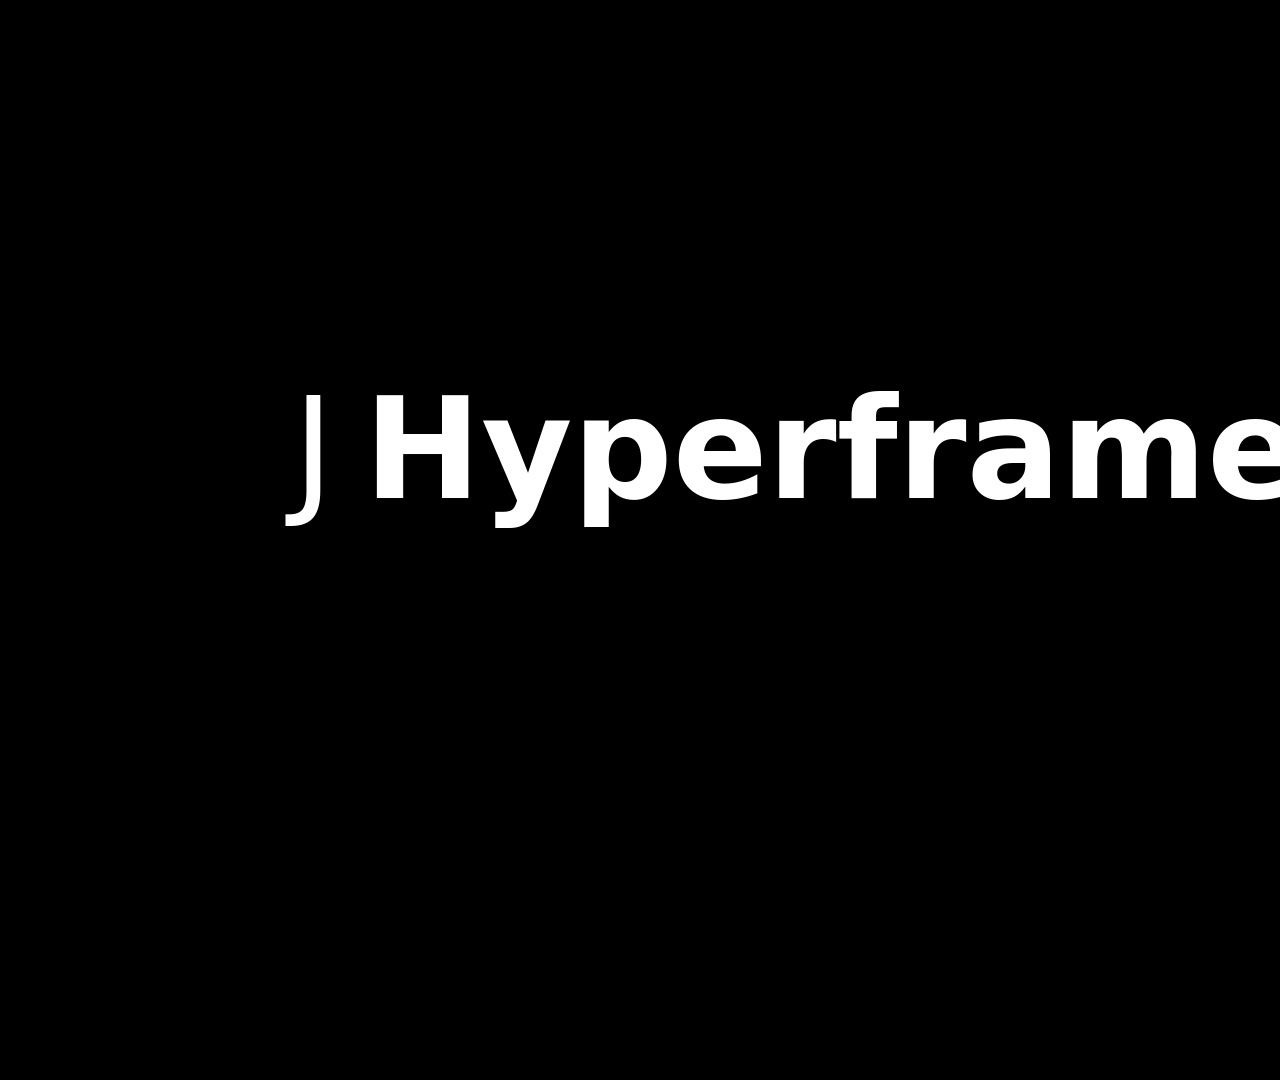
<file: .agents/skills/hyperframes-animation/examples/brand-reveal-assemble-zoom.html>
<!doctype html>
<html lang="en">
  <head>
    <meta charset="UTF-8" />
    <meta name="viewport" content="width=1920, height=1080" />
    <title>Scene 3 — Assembly Focus Reveal (hyperframes)</title>

    <!--
      HyperFrames composition.tsx.

      Choreography (5 phases, 5 seconds total):
        0.00 – 0.67s   "Just use" assembles in a discrete sequence (with hold)
        0.73 – 1.23s   Pink logo pops in with back.out elastic
        1.50 – 2.20s   "Just use" slides left + fades; container recenters around brand
        2.67 – 3.57s   Camera zooms 5.5× into the logo (scale + counter-translate)
        3.67 – 5.00s   Logo breathes (sine onUpdate, multiplicative on pop scale)

      Key differences :
        - Single paused GSAP timeline registered to window.__timelines["main"]
        - brandTextWidth measured via getBoundingClientRect after document.fonts.ready
        - HERO_FINAL_OFFSET_X derived from real measurement, not estimate
        - Breathing uses the onUpdate (multiplicative) form so it multiplies
          onto the pop scale, not a fromTo + yoyo which would overwrite the pop value
        - Three nested transform layers: zoom-scale → zoom-translate → recenter-shift
        - Logo is loaded from a static PNG asset
    -->

    <script src="https://cdn.jsdelivr.net/npm/gsap@3.14.2/dist/gsap.min.js"></script>

    <style>
      :root {
        --bg: #000000;
        --text-white: #ffffff;
        --pink: #e91e63;
      }
      * {
        margin: 0;
        padding: 0;
        box-sizing: border-box;
      }
      html,
      body {
        margin: 0;
        width: 1920px;
        height: 1080px;
        overflow: hidden;
        background: var(--bg);
        font-family: "Google Sans", "Roboto", Inter, system-ui, sans-serif;
        color: var(--text-white);
      }

      .stage {
        position: absolute;
        inset: 0;
        display: flex;
        align-items: center;
        justify-content: center;
        overflow: hidden;
      }

      /* Three nested transform layers (outer → inner) */
      .zoom-scale {
        transform-origin: center center;
        will-change: transform;
        display: flex;
        align-items: center;
        justify-content: center;
      }
      .zoom-translate {
        will-change: transform;
        display: flex;
        align-items: center;
        justify-content: center;
      }
      .recenter-shift {
        display: flex;
        align-items: center;
      }

      /* Companion text — fixed width to prevent assembly jitter */
      .companion {
        width: 600px;
        display: flex;
        justify-content: flex-end;
        margin-right: 30px;
        white-space: nowrap;
        color: var(--text-white);
        font-size: 140px;
        font-weight: 400;
        line-height: 1;
      }

      /* Brand group: text + hero icon */
      .brand-group {
        display: flex;
        align-items: center;
        gap: 20px;
      }
      .brand-text {
        color: var(--text-white);
        font-size: 140px;
        font-weight: 700;
        white-space: nowrap;
        line-height: 1;
      }
      .hero {
        display: flex;
        align-items: center;
        justify-content: center;
        width: 140px;
        height: 140px;
        /* initial scale(0) set by GSAP fromTo */
      }
      .hero .logo-mark {
        width: 100%;
        height: 100%;
        display: block;
      }

      /* Hidden probe used for text measurement */
      .measure-probe {
        position: absolute;
        left: -99999px;
        top: -99999px;
        visibility: hidden;
        white-space: pre;
      }
    </style>
  </head>
  <body>
    <div
      id="root"
      data-composition-id="main"
      data-start="0"
      data-duration="5"
      data-width="1920"
      data-height="1080"
    >
      <div
        class="stage clip"
        data-start="0"
        data-duration="5"
        data-track-index="1"
        id="brand-stage"
      >
        <div class="zoom-scale" data-layout-allow-overflow>
          <div class="zoom-translate">
            <div class="recenter-shift">
              <div class="companion">
                <span class="companion-text">J</span>
              </div>

              <div class="brand-group" data-layout-allow-overflow>
                <span class="brand-text">Hyperframes</span>
                <div class="hero">
                  <!-- Inline-SVG placeholder mark — swap for your logo image -->
                  <svg
                    class="logo-mark"
                    viewBox="0 0 100 100"
                    role="img"
                    aria-label="hyperframes logo"
                  >
                    <defs>
                      <linearGradient id="hfMark" x1="0" y1="0" x2="1" y2="1">
                        <stop offset="0" stop-color="#8b7bff" />
                        <stop offset="1" stop-color="#3ddc97" />
                      </linearGradient>
                    </defs>
                    <rect x="4" y="4" width="92" height="92" rx="22" fill="url(#hfMark)" />
                    <text
                      x="50"
                      y="63"
                      text-anchor="middle"
                      font-family="Inter, system-ui, sans-serif"
                      font-size="40"
                      font-weight="800"
                      fill="#fff"
                    >
                      HF
                    </text>
                  </svg>
                </div>
              </div>
            </div>
          </div>
        </div>
      </div>
    </div>

    <script>
      /* ================================================================
         CONSTANTS — composition dimensions baked in.
         ================================================================ */
      const W = 1920,
        H = 1080;
      const TOTAL_DURATION = 5.0;

      const COMPANION_WIDTH = 600;
      const COMPANION_GAP = 30; // margin-right on .companion
      const BRAND_FONT_SIZE = 140;
      const HERO_GAP = 20;
      const HERO_SIZE = 140;

      const TIMING = {
        // Phase 1: companion assembly
        textStart: 0.0,
        textEnd: 0.67,

        // Phase 2: hero pop
        popStart: 0.73,
        popDur: 0.5,

        // Phase 3: slide-out + recenter
        slideStart: 1.5,
        slideDur: 0.7,

        // Phase 4: zoom
        zoomStart: 2.67,
        zoomDur: 0.9,

        // Phase 5: breathing
        breathStart: 3.67,
      };

      const FINAL_RECENTER_OFFSET = -180; // pre-calculated, tuned for visual feel

      /* ================================================================
         DISCRETE TEXT SEQUENCE for the companion assembly.
         Converted from the source frame-based sequence to seconds at 30fps.
         ================================================================ */
      const SEQUENCE = [
        { t: 0.0, text: "J" },
        { t: 0.07, text: "Jus" },
        { t: 0.13, text: "Just" },
        { t: 0.27, text: "Just" }, // hold for pacing
        { t: 0.4, text: "Just u" },
        { t: 0.53, text: "Just us" },
        { t: 0.67, text: "Just use" },
      ];

      /* ================================================================
         TIMELINE — built synchronously so HyperFrames can seek it.
         ================================================================ */
      window.__timelines = window.__timelines || {};
      const tl = gsap.timeline({ paused: true });
      window.__timelines["main"] = tl;

      {
        /* Measure the brand text width with a hidden DOM probe. */
        const probe = document.createElement("span");
        probe.className = "measure-probe";
        probe.style.font = `700 ${BRAND_FONT_SIZE}px "Google Sans", "Roboto", Inter, system-ui, sans-serif`;
        probe.style.whiteSpace = "pre";
        probe.style.lineHeight = "1";
        probe.textContent = "Hyperframes"; // MUST match the rendered .brand-text casing
        document.body.appendChild(probe);
        const brandTextWidth = probe.getBoundingClientRect().width;
        probe.remove();

        /* Derive the hero's post-Phase-3 offset from viewport center.
           baseHeroOffset = (C + G + B + L) / 2     <- heroSize cancels out
           HERO_FINAL_OFFSET_X = baseHeroOffset + FINAL_RECENTER_OFFSET */
        const baseHeroOffset = (COMPANION_WIDTH + COMPANION_GAP + brandTextWidth + HERO_GAP) / 2;
        const HERO_FINAL_OFFSET_X = baseHeroOffset + FINAL_RECENTER_OFFSET;

        /* ============================================================
           PHASE 1: Discrete companion assembly
           ============================================================ */
        const textEl = document.querySelector(".companion-text");

        for (const entry of SEQUENCE) {
          tl.set(textEl, { textContent: entry.text }, entry.t);
        }

        /* ============================================================
           PHASE 2: Hero pops in (elastic)
           ============================================================ */
        tl.fromTo(
          ".hero",
          { scale: 0 },
          {
            scale: 1,
            duration: TIMING.popDur,
            ease: "back.out(2)", // spring(stiffness:200, damping:12)
          },
          TIMING.popStart,
        );

        /* ============================================================
           PHASE 3: Companion exit + container recenter
           Two concurrent tweens at the same timeline position.
           ============================================================ */
        tl.to(
          ".companion",
          {
            opacity: 0,
            x: -80,
            duration: TIMING.slideDur,
            ease: "power3.out", // spring(stiffness:100, damping:20)
          },
          TIMING.slideStart,
        );

        tl.to(
          ".recenter-shift",
          {
            x: FINAL_RECENTER_OFFSET,
            duration: TIMING.slideDur,
            ease: "power3.out",
          },
          TIMING.slideStart,
        );

        /* ============================================================
           PHASE 4: Zoom — scale (outer) + counter-translate (middle) + brand text exits.
           ============================================================ */
        tl.to(
          ".zoom-scale",
          {
            scale: 5.5,
            duration: TIMING.zoomDur,
            ease: "power2.out", // spring(stiffness:80, damping:20, mass:1.5)
          },
          TIMING.zoomStart,
        );

        tl.to(
          ".zoom-translate",
          {
            x: -HERO_FINAL_OFFSET_X,
            y: 0,
            duration: TIMING.zoomDur,
            ease: "power2.out",
          },
          TIMING.zoomStart,
        );

        // Brand text fades out + slides left so the logo gets all the zoom space.
        tl.to(
          ".brand-text",
          {
            opacity: 0,
            x: -600,
            duration: TIMING.zoomDur * 0.4,
            ease: "power2.out",
          },
          TIMING.zoomStart,
        );

        /* ============================================================
           PHASE 5: Breathing — onUpdate so it MULTIPLIES on the hero's
           final pop scale, doesn't overwrite it.
           ============================================================ */
        const heroEl = document.querySelector(".hero");
        const HERO_FINAL_SCALE = 1.0;
        const SCALE_PERIOD = 1.5; // seconds per cycle
        const SCALE_AMP = 0.04;
        const ROTATE_AMP = 2;

        const breathDur = TOTAL_DURATION - TIMING.breathStart;

        tl.to(
          { tick: 0 },
          {
            tick: 1,
            duration: breathDur,
            ease: "none",
            onUpdate: function () {
              const idleTime = Math.max(0, tl.time() - TIMING.breathStart);
              const omega = (idleTime / SCALE_PERIOD) * Math.PI * 2;
              gsap.set(heroEl, {
                scale: HERO_FINAL_SCALE * (1 + Math.sin(omega) * SCALE_AMP),
                rotation: Math.sin(omega) * ROTATE_AMP,
              });
            },
          },
          TIMING.breathStart,
        );
      }
    </script>
  </body>
</html>
</file>
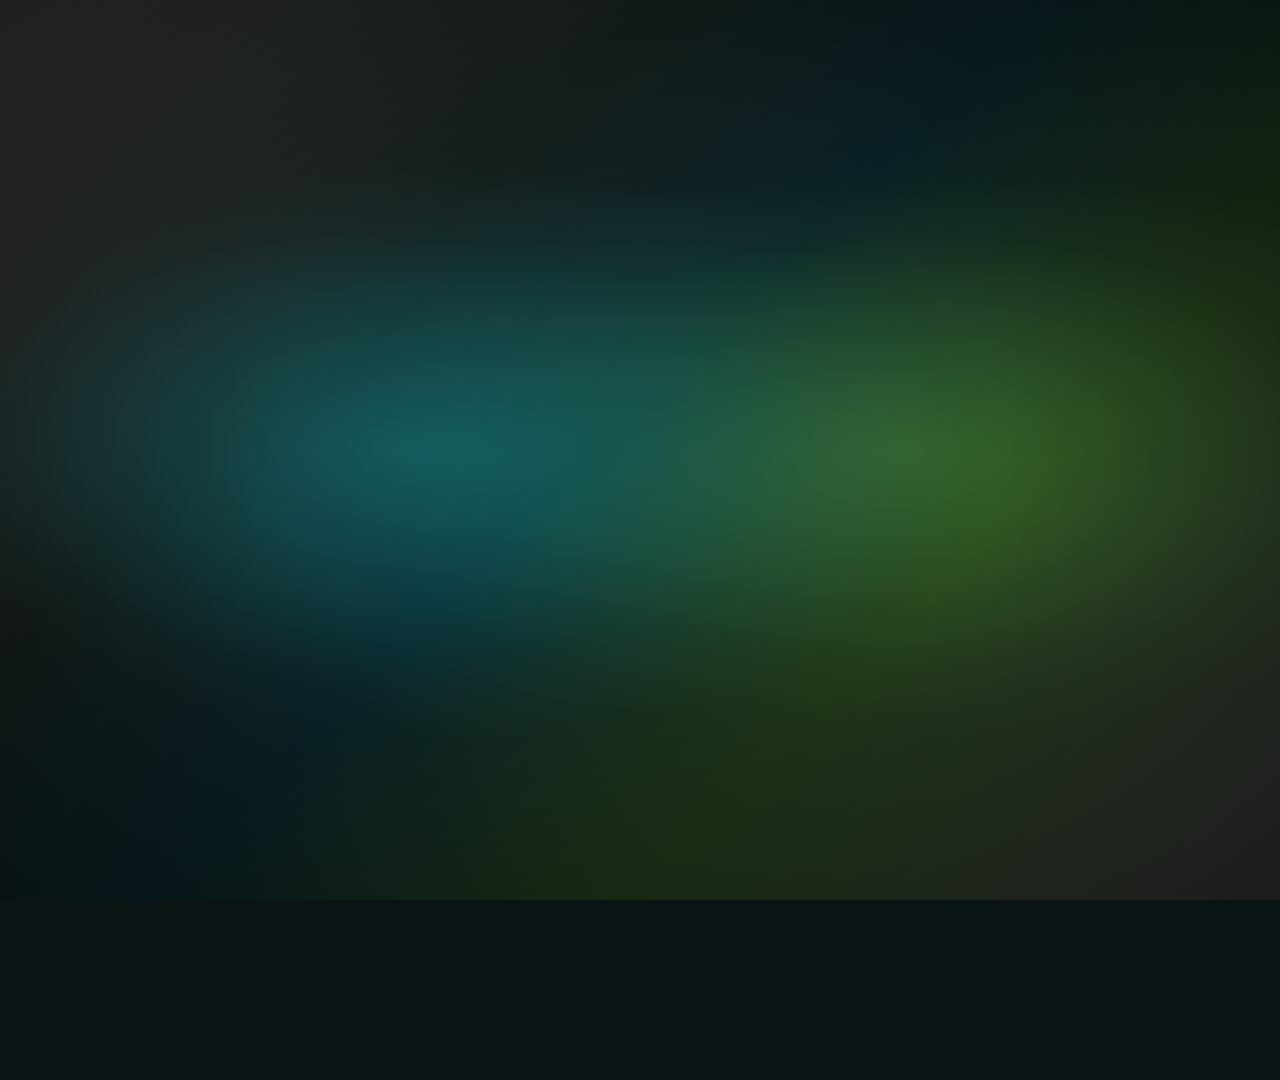
<file: .agents/skills/hyperframes-animation/examples/comparison-split-cards.html>
<!doctype html>
<html lang="en">
  <head>
    <meta charset="UTF-8" />
    <meta name="viewport" content="width=1920, height=1080" />
    <title>Scene 09 — Split Comparison Reveal</title>

    <!--
      HyperFrames composition.tsx.

      Choreography (3 phases, 5 seconds total):
        0.17 – 0.83s   Title slides down from top: "Build Video With HyperFrames"
        0.50 – 1.83s   Left card "HTML Composition" enters from left (+16° rotateY)
        0.83 – 1.83s   Right card "Render Pipeline" enters from right (-16° rotateY)
        1.67 – 2.17s   Left pill badge "Seekable Timeline" pops in with back.out(1.7)
        2.00 – 2.50s   Right pill badge "Render Ready" pops in
        0 – 5.00s      Continuous floating: cards y ±6 px / rotation ±1° (phase-opposed)
                       Badges y ±5 px (slow shared sine)
          and .card-tilt (static rotateY + float rotation) so entry and float
          don't fight on the same alias
        - All continuous floating consolidated into one shared scene-ticker onUpdate
          (6 gsap.set calls per frame, batched by the browser)
        - Phase offset Math.PI between the two cards' floats — opposed breathing
        - Card images are HyperFrames workflow mockups (no asset files needed)
        - Ambient dual-glow via two radial-gradients in a single overlay
    -->

    <script src="https://cdn.jsdelivr.net/npm/gsap@3.14.2/dist/gsap.min.js"></script>

    <style>
      :root {
        --bg-dark: #0a1415;
        --text-primary: #ffffff;
        --text-secondary: rgba(255, 255, 255, 0.65);
        --brand-cyan: #18d9e8;
        --brand-cyan-glow: rgba(24, 217, 232, 1);
        --brand-green: #7bea5a;
        --brand-green-glow: rgba(123, 234, 90, 1);
        --glass-bg: rgba(255, 255, 255, 0.08);
        --border: rgba(255, 255, 255, 0.12);
      }
      * {
        margin: 0;
        padding: 0;
        box-sizing: border-box;
      }
      html,
      body {
        margin: 0;
        width: 1920px;
        height: 1080px;
        overflow: hidden;
        background: var(--bg-dark);
        font-family:
          "Inter",
          system-ui,
          -apple-system,
          sans-serif;
        color: var(--text-primary);
      }

      .stage {
        position: absolute;
        inset: 0;
        overflow: hidden;
      }

      /* ============================================================
         BACKGROUND
         ============================================================ */
      .bg {
        position: absolute;
        inset: 0;
        background:
          radial-gradient(ellipse at 35% 50%, rgba(24, 217, 232, 0.2), transparent 45%),
          radial-gradient(ellipse at 72% 50%, rgba(123, 234, 90, 0.16), transparent 45%),
          linear-gradient(135deg, #3a3a3a 0%, #17211f 30%, #0b2328 48%, #1f3518 70%, #343434 100%);
      }

      /* ============================================================
         TITLE
         ============================================================ */
      .title {
        position: absolute;
        top: 60px;
        left: 50%;
        transform: translateX(-50%);
        font-size: 88px;
        font-weight: 700;
        color: var(--text-primary);
        text-align: center;
        letter-spacing: 0;
        white-space: nowrap;
        will-change: transform, opacity;
        /* initial opacity 0 + y -40 set via gsap.set */
      }
      .title .accent {
        color: var(--brand-cyan);
        text-shadow: 0 0 34px rgba(24, 217, 232, 0.28);
      }

      /* ============================================================
         CARDS ROW
         ============================================================ */
      .cards-row {
        position: absolute;
        top: 50%;
        left: 50%;
        transform: translate(-50%, -50%);
        display: flex;
        gap: 76px;
        padding-top: 30px;
        perspective: 980px;
        perspective-origin: 50% 42%;
        transform-style: preserve-3d;
      }

      /* Two nested wrappers per card */
      .card {
        transform-style: preserve-3d;
      }
      .card-pos {
        perspective: 980px;
        perspective-origin: 50% 45%;
        transform-style: preserve-3d;
        will-change: transform, opacity;
        /* initial x/scale/opacity set via gsap.set */
      }
      .card-tilt {
        transform-style: preserve-3d;
        will-change: transform;
        /* initial rotationY set via gsap.set */
      }
      .card-content {
        width: 720px;
        transform-style: preserve-3d;
      }
      .card-image {
        width: 100%;
        height: 500px;
        border-radius: 24px;
        overflow: hidden;
        border: 1px solid var(--border);
        position: relative;
        transform: translateZ(0) rotateX(0.01deg);
        backface-visibility: hidden;
      }
      .card-left .card-tilt {
        transform-origin: 100% 50%;
      }
      .card-right .card-tilt {
        transform-origin: 0% 50%;
      }
      .card-label {
        margin-top: 26px;
        text-align: center;
        font-size: 54px;
        font-weight: 700;
        color: var(--text-primary);
        transform: translateZ(34px);
        text-shadow: 0 0 30px rgba(24, 217, 232, 0.16);
      }
      .card-subtitle {
        margin-top: 8px;
        text-align: center;
        font-size: 24px;
        color: var(--text-secondary);
        transform: translateZ(26px);
      }

      /* Left card: shadow falls right (positive x in box-shadow = right) */
      .card-left .card-image {
        box-shadow:
          30px 30px 60px rgba(0, 0, 0, 0.45),
          0 0 60px rgba(24, 217, 232, 0.2);
      }
      /* Right card: shadow falls left */
      .card-right .card-image {
        box-shadow:
          -30px 30px 60px rgba(0, 0, 0, 0.45),
          0 0 60px rgba(123, 234, 90, 0.2);
      }

      /* ============================================================
         CARD IMAGE PLACEHOLDERS (mock UI)
         ============================================================ */
      /* Left card — HTML Composition: gradient + timed clip grid */
      .card-left .card-image {
        background: linear-gradient(
          135deg,
          rgba(12, 38, 42, 0.96) 0%,
          rgba(18, 66, 63, 0.9) 52%,
          rgba(32, 57, 38, 0.94) 100%
        );
      }
      .mock-templates {
        position: absolute;
        inset: 0;
        padding: 56px 66px;
        display: grid;
        grid-template-columns: repeat(3, 1fr);
        grid-template-rows: repeat(2, 1fr);
        gap: 22px;
        opacity: 0.22;
      }
      .mock-thumb {
        background: linear-gradient(135deg, rgba(24, 217, 232, 0.2), rgba(123, 234, 90, 0.08));
        border-radius: 14px;
        border: 1px solid rgba(255, 255, 255, 0.1);
        display: flex;
        align-items: flex-end;
        justify-content: flex-start;
        padding: 14px;
        transform: translateZ(18px);
        box-shadow: 0 14px 30px rgba(0, 0, 0, 0.18);
      }
      .mock-thumb .label {
        font-size: 18px;
        font-weight: 600;
        color: rgba(255, 255, 255, 0.8);
      }

      /* Right card — Render Pipeline: validation rows */
      .card-right .card-image {
        background: linear-gradient(
          135deg,
          rgba(23, 45, 34, 0.96) 0%,
          rgba(17, 70, 73, 0.9) 50%,
          rgba(38, 57, 45, 0.94) 100%
        );
      }
      .mock-team {
        position: absolute;
        inset: 0;
        padding: 66px 72px;
        display: flex;
        flex-direction: column;
        gap: 20px;
        justify-content: center;
        opacity: 0.24;
      }
      .mock-row {
        display: flex;
        align-items: center;
        gap: 14px;
        padding: 15px 20px;
        background: rgba(255, 255, 255, 0.06);
        border-radius: 12px;
        border: 1px solid rgba(255, 255, 255, 0.08);
        transform: translateZ(18px);
        box-shadow: 0 14px 30px rgba(0, 0, 0, 0.18);
      }
      .mock-avatar {
        width: 44px;
        height: 44px;
        border-radius: 50%;
        flex-shrink: 0;
        background: linear-gradient(135deg, var(--brand-green), var(--brand-cyan));
      }
      .mock-avatar.purple {
        background: linear-gradient(135deg, var(--brand-cyan), #38bdf8);
      }
      .mock-avatar.green {
        background: linear-gradient(135deg, var(--brand-green), var(--brand-cyan));
      }
      .mock-avatar.orange {
        background: linear-gradient(135deg, #facc15, var(--brand-green));
      }
      .mock-row .name {
        font-size: 22px;
        font-weight: 600;
        color: rgba(255, 255, 255, 0.85);
      }
      .mock-row .status {
        margin-left: auto;
        font-size: 16px;
        color: var(--brand-green);
      }

      /* ============================================================
         FLOATING BADGES
         ============================================================ */
      .badge {
        display: flex;
        align-items: center;
        gap: 12px;
        padding: 14px 22px;
        border-radius: 999px;
        background-color: var(--glass-bg);
        backdrop-filter: blur(10px);
        -webkit-backdrop-filter: blur(10px);
        will-change: transform, opacity;
        z-index: 50;
      }
      .badge-left {
        border: 1px solid rgba(24, 217, 232, 0.4);
        box-shadow: 0 0 30px rgba(24, 217, 232, 0.35);
      }
      .badge-right {
        border: 1px solid rgba(123, 234, 90, 0.4);
        box-shadow: 0 0 30px rgba(123, 234, 90, 0.35);
      }
      .badge-icon-wrap {
        width: 36px;
        height: 36px;
        border-radius: 50%;
        display: flex;
        align-items: center;
        justify-content: center;
        color: var(--bg-dark);
        flex-shrink: 0;
      }
      .badge-left .badge-icon-wrap {
        background-color: var(--brand-cyan);
      }
      .badge-right .badge-icon-wrap {
        background-color: var(--brand-green);
      }
      .badge-label {
        font-size: 24px;
        font-weight: 600;
        color: var(--text-primary);
        white-space: nowrap;
      }

      /* ============================================================
         AMBIENT GLOW + VIGNETTE
         ============================================================ */
      .ambient-glow {
        position: absolute;
        inset: 0;
        background:
          radial-gradient(ellipse at 30% 50%, var(--brand-cyan-glow) 0%, transparent 35%),
          radial-gradient(ellipse at 70% 50%, var(--brand-green-glow) 0%, transparent 35%);
        opacity: 0.13;
        pointer-events: none;
      }
      .vignette {
        position: absolute;
        inset: 0;
        background: radial-gradient(ellipse at center, transparent 40%, rgba(0, 0, 0, 0.45) 100%);
        pointer-events: none;
        z-index: 400;
      }
    </style>
  </head>
  <body>
    <div
      id="root"
      data-composition-id="main"
      data-start="0"
      data-duration="5"
      data-width="1920"
      data-height="1080"
    >
      <div
        class="stage clip"
        data-start="0"
        data-duration="5"
        data-track-index="1"
        id="scene-stage"
      >
        <div class="bg"></div>

        <!-- Title -->
        <div class="title" id="title">Build Video With <span class="accent">HyperFrames</span></div>

        <!-- Cards row -->
        <div class="cards-row">
          <!-- Left card: HTML Composition -->
          <div class="card card-left" id="card-left">
            <div class="card-pos">
              <div class="card-tilt">
                <div class="card-content">
                  <div class="card-image">
                    <div class="mock-templates">
                      <div class="mock-thumb"><span class="label">HTML</span></div>
                      <div class="mock-thumb"><span class="label">CSS</span></div>
                      <div class="mock-thumb"><span class="label">GSAP</span></div>
                      <div class="mock-thumb"><span class="label">Audio</span></div>
                      <div class="mock-thumb"><span class="label">Captions</span></div>
                      <div class="mock-thumb"><span class="label">Assets</span></div>
                    </div>
                  </div>
                  <div class="card-label">HTML Composition</div>
                  <div class="card-subtitle">Timed DOM clips, media, and motion</div>
                </div>
              </div>
            </div>
          </div>

          <!-- Right card: Render Pipeline -->
          <div class="card card-right" id="card-right">
            <div class="card-pos">
              <div class="card-tilt">
                <div class="card-content">
                  <div class="card-image">
                    <div class="mock-team">
                      <div class="mock-row">
                        <div class="mock-avatar purple"></div>
                        <span class="name">Register timeline</span>
                        <span class="status">● seekable</span>
                      </div>
                      <div class="mock-row">
                        <div class="mock-avatar green"></div>
                        <span class="name">Validate layout</span>
                        <span class="status">● clean</span>
                      </div>
                      <div class="mock-row">
                        <div class="mock-avatar orange"></div>
                        <span class="name">Render frames</span>
                        <span class="status">● stable</span>
                      </div>
                      <div class="mock-row">
                        <div class="mock-avatar"></div>
                        <span class="name">Publish MP4</span>
                        <span class="status">● ready</span>
                      </div>
                    </div>
                  </div>
                  <div class="card-label">Render Pipeline</div>
                  <div class="card-subtitle">Preview, check, render, publish</div>
                </div>
              </div>
            </div>
          </div>
        </div>

        <!-- Floating badges -->
        <div class="badge badge-left" id="badge-left">
          <div class="badge-icon-wrap">
            <svg
              width="18"
              height="18"
              viewBox="0 0 24 24"
              fill="none"
              stroke="currentColor"
              stroke-width="2"
              stroke-linecap="round"
              stroke-linejoin="round"
              aria-hidden="true"
            >
              <path d="M12 2L2 7L12 12L22 7L12 2Z" />
              <path d="M2 17L12 22L22 17" />
              <path d="M2 12L12 17L22 12" />
            </svg>
          </div>
          <span class="badge-label">Seekable Timeline</span>
        </div>

        <div class="badge badge-right" id="badge-right">
          <div class="badge-icon-wrap">
            <svg
              width="18"
              height="18"
              viewBox="0 0 24 24"
              fill="none"
              stroke="currentColor"
              stroke-width="2"
              stroke-linecap="round"
              stroke-linejoin="round"
              aria-hidden="true"
            >
              <path d="M17 21V19C17 16.7909 15.2091 15 13 15H5C2.79086 15 1 16.7909 1 19V21" />
              <circle cx="9" cy="7" r="4" />
              <path d="M23 21V19C22.9986 17.1771 21.765 15.5857 20 15.13" />
              <path
                d="M16 3.13C17.7699 3.58317 19.0078 5.17799 19.0078 7.005C19.0078 8.83201 17.7699 10.4268 16 10.88"
              />
            </svg>
          </div>
          <span class="badge-label">Render Ready</span>
        </div>

        <div class="ambient-glow"></div>
      </div>

      <div class="vignette"></div>
    </div>

    <script>
      /* ================================================================
         CONSTANTS
         ================================================================ */
      const W = 1920,
        H = 1080;
      const TOTAL_DUR = 5.0;

      const TIMING = {
        // Phase 1: title
        titleAt: 0.17,
        titleDur: 0.67,

        // Phase 2: cards
        leftAt: 0.5,
        rightAt: 0.83,
        entryDur: 0.7,
        slideDist: 100,
        baseTilt: 18,

        // Phase 3: badges
        badgeLeftAt: 1.67,
        badgeRightAt: 2.0,
        badgeEntryDur: 0.5,

        // Continuous float
        floatYSpeed: 0.02 * 30, // = 0.6 rad/sec
        floatYAmp: 6,
        floatRSpeed: 0.015 * 30, // = 0.45 rad/sec
        floatRAmp: 1,
        badgeYSpeed: 0.025 * 30, // = 0.75 rad/sec
        badgeYAmp: 5,
      };

      /* ================================================================
         BADGE POSITIONS — set via CSS left/top once (not tweened)
         ================================================================ */
      const badgeLeftEl = document.getElementById("badge-left");
      const badgeRightEl = document.getElementById("badge-right");
      badgeLeftEl.style.left = W * 0.12 + "px"; // 230 px
      badgeLeftEl.style.top = H * 0.35 + "px"; // 378 px
      badgeLeftEl.style.position = "absolute";
      badgeRightEl.style.left = W * 0.75 + "px"; // 1440 px
      badgeRightEl.style.top = H * 0.38 + "px"; // 410 px
      badgeRightEl.style.position = "absolute";

      /* ================================================================
         INITIAL STATES (via gsap.set, before the timeline runs)
         ================================================================ */
      gsap.set("#title", { opacity: 0, y: -40 });

      gsap.set("#card-left  .card-pos", { x: -TIMING.slideDist, scale: 0.8, opacity: 0, y: 0 });
      gsap.set("#card-right .card-pos", { x: TIMING.slideDist, scale: 0.8, opacity: 0, y: 0 });
      gsap.set("#card-left  .card-tilt", { rotationY: TIMING.baseTilt });
      gsap.set("#card-right .card-tilt", { rotationY: -TIMING.baseTilt });

      gsap.set(["#badge-left", "#badge-right"], { scale: 0, opacity: 0, y: 0 });

      /* ================================================================
         TIMELINE
         ================================================================ */
      window.__timelines = window.__timelines || {};
      const tl = gsap.timeline({ paused: true });
      window.__timelines["main"] = tl;

      /* ----------------------------------------------------------------
         PHASE 1: Title slides down
         ---------------------------------------------------------------- */
      tl.to(
        "#title",
        {
          opacity: 1,
          y: 0,
          duration: TIMING.titleDur,
          ease: "power3.out", // spring(stiffness:100, damping:16)
        },
        TIMING.titleAt,
      );

      /* ----------------------------------------------------------------
         PHASE 2: Cards enter from opposite sides
         ---------------------------------------------------------------- */
      tl.to(
        "#card-left .card-pos",
        {
          x: 0,
          scale: 1,
          opacity: 1,
          duration: TIMING.entryDur,
          ease: "power3.out",
        },
        TIMING.leftAt,
      );

      tl.to(
        "#card-right .card-pos",
        {
          x: 0,
          scale: 1,
          opacity: 1,
          duration: TIMING.entryDur,
          ease: "power3.out",
        },
        TIMING.rightAt,
      );

      /* ----------------------------------------------------------------
         PHASE 3: Badges pop in
         ---------------------------------------------------------------- */
      tl.to(
        "#badge-left",
        {
          scale: 1,
          opacity: 1,
          duration: TIMING.badgeEntryDur,
          ease: "back.out(1.7)",
        },
        TIMING.badgeLeftAt,
      );

      tl.to(
        "#badge-right",
        {
          scale: 1,
          opacity: 1,
          duration: TIMING.badgeEntryDur,
          ease: "back.out(1.7)",
        },
        TIMING.badgeRightAt,
      );

      /* ----------------------------------------------------------------
         CONTINUOUS FLOATING — shared scene-ticker onUpdate
         Six gsap.set calls per frame, batched by the browser.
         ---------------------------------------------------------------- */
      const leftPos = document.querySelector("#card-left  .card-pos");
      const rightPos = document.querySelector("#card-right .card-pos");
      const leftTilt = document.querySelector("#card-left  .card-tilt");
      const rightTilt = document.querySelector("#card-right .card-tilt");

      tl.to(
        { tick: 0 },
        {
          tick: 1,
          duration: TOTAL_DUR,
          ease: "none",
          onUpdate: function () {
            const t = tl.time();
            // Cards float in opposition (phase π apart).
            const lY = Math.sin(t * TIMING.floatYSpeed) * TIMING.floatYAmp;
            const lR = Math.sin(t * TIMING.floatRSpeed) * TIMING.floatRAmp;
            const rY = Math.sin(t * TIMING.floatYSpeed + Math.PI) * TIMING.floatYAmp;
            const rR = Math.sin(t * TIMING.floatRSpeed + Math.PI) * TIMING.floatRAmp;
            gsap.set(leftPos, { y: lY });
            gsap.set(rightPos, { y: rY });
            gsap.set(leftTilt, { rotationY: TIMING.baseTilt + lR });
            gsap.set(rightTilt, { rotationY: -TIMING.baseTilt + rR });

            // Badges — small shared y oscillation.
            const bY = Math.sin(t * TIMING.badgeYSpeed) * TIMING.badgeYAmp;
            gsap.set(badgeLeftEl, { y: bY });
            gsap.set(badgeRightEl, { y: bY });
          },
        },
        0,
      );
    </script>
  </body>
</html>
</file>
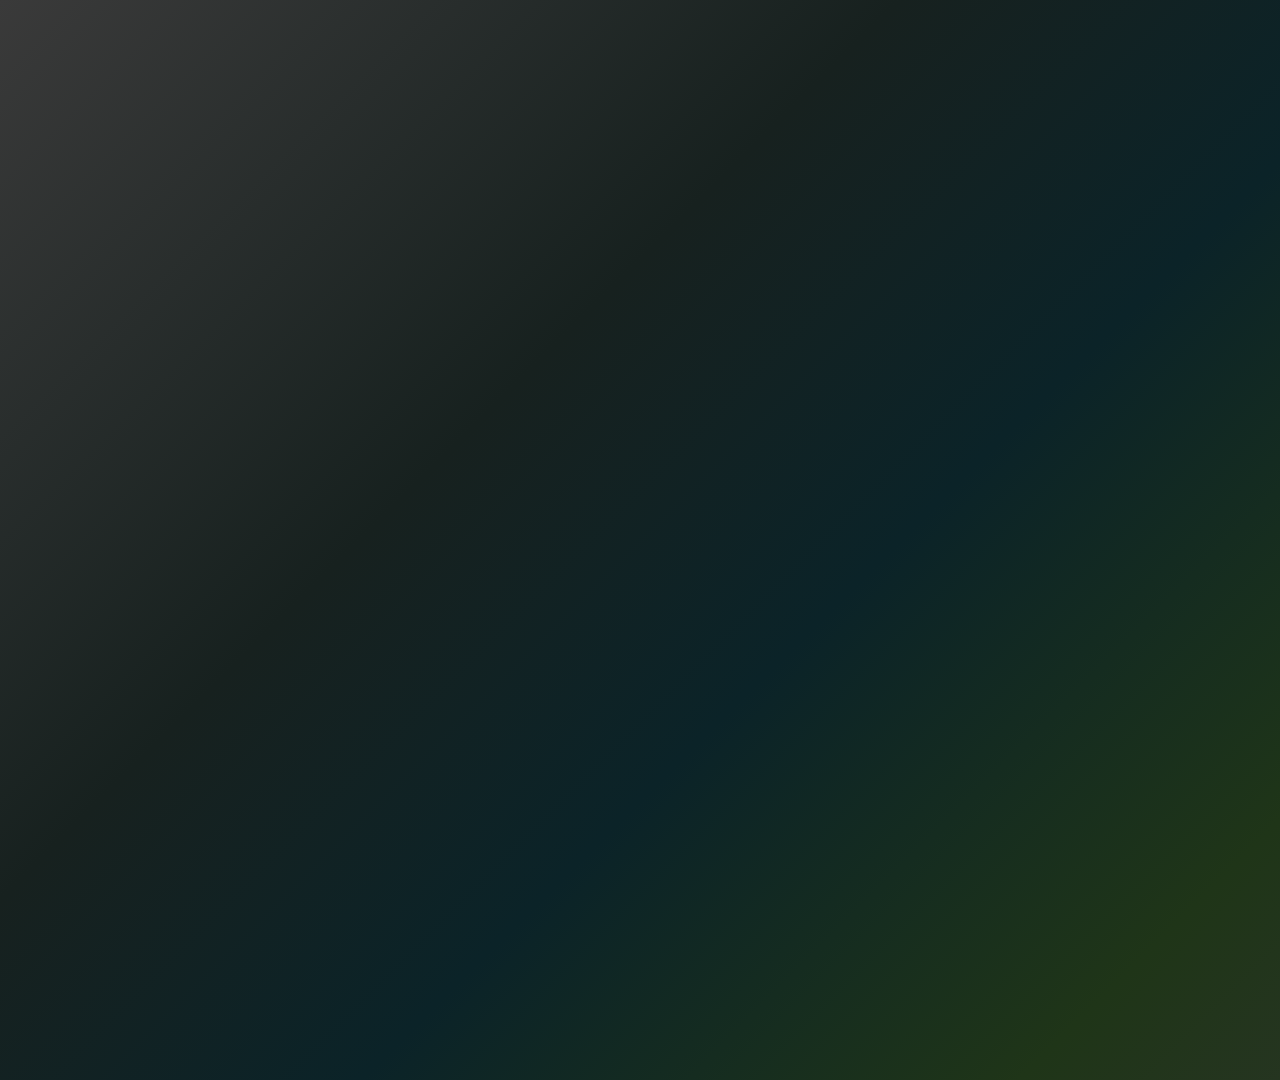
<file: .agents/skills/hyperframes-animation/examples/concept-demo-decode-pan.html>
<!doctype html>
<html lang="en">
  <head>
    <meta charset="UTF-8" />
    <meta name="viewport" content="width=1920, height=1080" />
    <title>Scene 7 — HyperFrames Decrypt Pan Track</title>

    <!--
      HyperFrames composition.tsx.

      Choreography (4 phases, 7 seconds total):
        0.0 – 0.7s   Shot 1 static text fades in + rises ("HyperFrames renders")
        0.7 – 1.6s   Hacker-flip decodes the accent word ("video")
        2.8 – 3.5s   Horizontal pan to Shot 2 with parallax exit + scale-in
        3.7 – 6.1s   Cursor-tracked typing: "HTML, CSS and JS become MP4"
          (NOT @the source/layout-utils, NOT a charWidthRatio constant)
        - Bar width pre-allocated from the full text — never tweened
        - Camera follows cursor by tweening the strip's `x`, with a piecewise
          Math.min(initialOffset, trackingOffset) for the two-phase camera
        - Hacker-flip glyph flicker via deterministic int hash, not Math.random
    -->

    <script src="https://cdn.jsdelivr.net/npm/gsap@3.14.2/dist/gsap.min.js"></script>

    <style>
      :root {
        --bg: linear-gradient(
          135deg,
          #3a3a3a 0%,
          #17211f 30%,
          #0b2328 48%,
          #1f3518 70%,
          #343434 100%
        );
        --text-dark: #f8fafc;
        --text-highlight: #18d9e8;
        --text-highlight-2: #7bea5a;
        --search-bg: rgba(14, 24, 23, 0.82);
        --cursor: #7bea5a;
      }

      * {
        margin: 0;
        padding: 0;
        box-sizing: border-box;
      }
      html,
      body {
        margin: 0;
        width: 1920px;
        height: 1080px;
        overflow: hidden;
        background: var(--bg);
        font-family:
          "Inter",
          system-ui,
          -apple-system,
          sans-serif;
        color: var(--text-dark);
      }

      .viewport {
        position: absolute;
        inset: 0;
        overflow: hidden;
      }
      .strip {
        display: flex;
        height: 100%;
        will-change: transform;
      }
      .shot {
        width: 1920px;
        height: 100%;
        position: relative;
        flex-shrink: 0;
      }

      /* ============================================================
         SHOT 1 — "HyperFrames renders video"
         ============================================================ */
      .shot1-content {
        position: absolute;
        inset: 0;
        display: flex;
        align-items: center;
        justify-content: center;
        opacity: 0; /* GSAP fromTo fades in */
      }
      .shot1-row {
        display: flex;
        align-items: baseline;
        gap: 0.4em;
        font-size: 130px;
      }
      .shot1-static {
        font-weight: 500;
        color: var(--text-dark);
        text-shadow: 0 0 36px rgba(24, 217, 232, 0.18);
      }
      .shot1-accent {
        font-weight: 700;
        display: flex;
        perspective: 800px; /* required for the per-glyph rotateX */
      }
      .flip-glyph {
        position: relative;
        display: inline-block;
        min-width: 0;
      }
      .flip-glyph.space {
        min-width: 0.4em;
      }
      .flip-glyph .ghost {
        opacity: 0;
      }
      .flip-glyph .anim {
        position: absolute;
        left: 0;
        top: 0;
        width: 100%;
        color: var(--text-highlight);
        background: linear-gradient(135deg, var(--text-highlight) 0%, var(--text-highlight-2) 100%);
        -webkit-background-clip: text;
        background-clip: text;
        -webkit-text-fill-color: transparent;
        filter: drop-shadow(0 0 24px rgba(24, 217, 232, 0.32))
          drop-shadow(0 0 36px rgba(123, 234, 90, 0.22));
        opacity: 0;
        transform: perspective(600px) rotateX(90deg);
        transform-origin: bottom;
        backface-visibility: hidden;
      }

      /* ============================================================
         SHOT 2 — Search bar with cursor-tracked typing
         ============================================================ */
      .shot2-bar {
        position: absolute;
        top: 50%;
        /* left set by JS once we know the bar's world coordinate */
        height: 240px;
        background: var(--search-bg);
        border: 1px solid rgba(123, 234, 90, 0.22);
        box-shadow:
          0 0 60px rgba(24, 217, 232, 0.2),
          0 0 96px rgba(123, 234, 90, 0.14),
          inset 0 0 32px rgba(24, 217, 232, 0.08);
        border-radius: 999px;
        display: flex;
        align-items: center;
        padding-left: 120px;
        padding-right: 180px;
        opacity: 0; /* GSAP fromTo fades in */
        transform-origin: left center;
      }
      .search-text {
        font-size: 120px;
        font-weight: 400;
        color: var(--text-dark);
        text-shadow: 0 0 24px rgba(248, 250, 252, 0.16);
        white-space: pre;
        line-height: 1;
      }
      .search-cursor {
        font-size: 120px;
        color: var(--cursor);
        text-shadow: 0 0 26px rgba(123, 234, 90, 0.42);
        margin-left: 4px;
        font-weight: 300;
        line-height: 1;
      }

      /* Hidden probe used by measureNodeWidth */
      .measure-probe {
        position: absolute;
        left: -99999px;
        top: -99999px;
        visibility: hidden;
        white-space: pre;
      }
    </style>
  </head>
  <body>
    <div
      id="root"
      data-composition-id="main"
      data-start="0"
      data-duration="7"
      data-width="1920"
      data-height="1080"
    >
      <div class="viewport" data-layout-allow-overflow>
        <div class="strip" data-layout-allow-overflow>
          <!-- =====================================================
               SHOT 1 — "HyperFrames renders video"
               ===================================================== -->
          <div
            id="shot-decode"
            class="shot shot1 clip"
            data-start="0"
            data-duration="3.5"
            data-track-index="1"
          >
            <div class="shot1-content">
              <div class="shot1-row">
                <span class="shot1-static">HyperFrames renders</span>
                <span class="shot1-accent" aria-label="video">
                  <!-- .flip-glyph spans generated by JS -->
                </span>
              </div>
            </div>
          </div>

          <!-- =====================================================
               SHOT 2 — Search bar typing
               ===================================================== -->
          <div
            id="shot-typing"
            class="shot shot2 clip"
            data-start="2.5"
            data-duration="4.5"
            data-track-index="2"
          >
            <div class="shot2-bar">
              <span class="search-text"></span><span class="search-cursor">_</span>
            </div>
          </div>
        </div>
      </div>
    </div>

    <script>
      /* ================================================================
         CONSTANTS — all baked at setup time.
         ================================================================ */
      const W = 1920,
        H = 1080;
      const COMPOSITION_DURATION = 7;
      const FPS_HASH = 60; // synthetic clock for the flicker hash

      const TIMING = {
        // Phase 1: shot1 text fades in + rises
        shot1EntryStart: 0.0,
        shot1EntryDur: 0.67,

        // Phase 2: hacker-flip "video"
        flipStart: 0.7,
        flipStagger: 0.066, // ~2 frames at 30fps per glyph
        flipDuration: 0.55,

        // Phase 3: horizontal pan
        panStart: 2.83,
        panDuration: 0.67,

        // Phase 4: cursor-tracked typing
        typingStart: 3.67, // panStart + panDuration + 0.17 buffer
        charRate: 0.083, // seconds per character (~2.5 frames at 30fps)
      };

      const FULL_TEXT = "HTML, CSS and JS become MP4";
      const FONT_SIZE = 120;
      const PADDING_LEFT = 120;
      const PADDING_RIGHT = 180;
      const CURSOR_VIS_W = FONT_SIZE * 0.6; // visual cursor width approximation
      const CURSOR_TARGET = W * 0.7; // screen X where cursor locks
      const BAR_LEFT_MARGIN = 80; // initial left margin in Phase 4
      const PARALLAX_DIST = 400; // px Shot 1 moves extra during pan

      /* ================================================================
         BUILD DOM — flip glyphs (Shot 1) generated synchronously.
         The accent text is "video" → 5 glyphs.
         ================================================================ */
      const accentEl = document.querySelector(".shot1-accent");
      const ACCENT_WORD = "video";
      ACCENT_WORD.split("").forEach((char, index) => {
        const span = document.createElement("span");
        span.className = "flip-glyph" + (char === " " ? " space" : "");
        span.dataset.char = char;
        span.dataset.index = String(index);
        // Each glyph needs its own font-size to match the surrounding row.
        span.style.fontSize = "130px";
        const ghost = document.createElement("span");
        ghost.className = "ghost";
        ghost.textContent = char === " " ? " " : char;
        const anim = document.createElement("span");
        anim.className = "anim";
        anim.textContent = char === " " ? " " : char;
        span.append(ghost, anim);
        accentEl.appendChild(span);
      });

      /* ================================================================
         TEXT MEASUREMENT — uses a hidden DOM probe so we capture
         real letter-spacing, kerning, and font-feature widths.
         Must run AFTER document.fonts.ready.
         ================================================================ */
      function measureNodeWidth(text, font) {
        const probe = document.createElement("span");
        probe.className = "measure-probe";
        probe.style.font = font;
        probe.style.whiteSpace = "pre";
        probe.textContent = text;
        document.body.appendChild(probe);
        const width = probe.getBoundingClientRect().width;
        probe.remove();
        return width;
      }

      /* ================================================================
         TIMELINE BUILD — fires after fonts are ready so measurements
         use the real rendered metrics, not fallback fonts.
         ================================================================ */
      window.__timelines = window.__timelines || {};
      const tl = gsap.timeline({ paused: true });

      // Register early so HF can find it; tweens are added below.
      window.__timelines["main"] = tl;

      document.fonts.ready.then(() => {
        const searchFont = `400 ${FONT_SIZE}px Inter, system-ui, sans-serif`;
        const fullTextWidth = measureNodeWidth(FULL_TEXT, searchFont);
        const barWidth = PADDING_LEFT + fullTextWidth + CURSOR_VIS_W + PADDING_RIGHT;

        // Pre-allocate the bar's final width — no width tweens ever.
        const barEl = document.querySelector(".shot2-bar");
        barEl.style.width = barWidth + "px";

        // Initial bar position in Shot 2's local space.
        // We position it at LEFT_MARGIN from the shot's left edge.
        barEl.style.left = BAR_LEFT_MARGIN + "px";
        barEl.style.transform = "translateY(-50%)"; // vertical center

        // ============================================================
        // PHASE 1: Shot 1 text fade in + rise
        // ============================================================
        tl.fromTo(
          ".shot1-content",
          { opacity: 0, y: 30 },
          {
            opacity: 1,
            y: 0,
            duration: TIMING.shot1EntryDur,
            ease: "power2.out",
          },
          TIMING.shot1EntryStart,
        );

        // ============================================================
        // PHASE 2: Hacker-flip "video"
        // ============================================================
        const CHAR_POOL = "abcdefghijklmnopqrstuvwxyz";
        const FLICKER = 3;
        const REVEAL_AT = 0.6;

        // Deterministic 32-bit mix — replaces Math.random / seeded RNG.
        function pseudoHash(i, t) {
          return ((i * 374761393 + t * 668265263) >>> 0) % CHAR_POOL.length;
        }

        document.querySelectorAll(".flip-glyph").forEach((glyph) => {
          const index = Number(glyph.dataset.index);
          const real = glyph.dataset.char === " " ? " " : glyph.dataset.char;
          const anim = glyph.querySelector(".anim");
          const start = TIMING.flipStart + index * TIMING.flipStagger;

          tl.fromTo(
            anim,
            { rotationX: 90, opacity: 0, "--p": 0 },
            {
              rotationX: 0,
              opacity: 1,
              "--p": 1,
              duration: TIMING.flipDuration,
              ease: "back.out(1.6)", // spring(stiffness:150, damping:14)
              onUpdate: function () {
                const p = Number(gsap.getProperty(anim, "--p"));
                if (p >= REVEAL_AT) {
                  if (anim.textContent !== real) anim.textContent = real;
                } else {
                  const localFrame = Math.floor((tl.time() - start) * FPS_HASH);
                  const bucket = Math.max(0, Math.floor(localFrame / FLICKER));
                  anim.textContent = CHAR_POOL[pseudoHash(index, bucket)];
                }
              },
            },
            start,
          );
        });

        // ============================================================
        // PHASE 3: Horizontal pan + parallax exit + Shot 2 entry
        // All three tweens at the same timeline position run in parallel.
        // ============================================================
        // (a) Camera pan — strip slides one full viewport left.
        tl.to(
          ".strip",
          {
            x: -W,
            duration: TIMING.panDuration,
            ease: "power3.inOut", // cinematic slow-in-slow-out
          },
          TIMING.panStart,
        );

        // (b) Shot 1 parallax exit — content moves EXTRA -PARALLAX_DIST.
        tl.to(
          ".shot1-content",
          {
            x: -PARALLAX_DIST,
            duration: TIMING.panDuration,
            ease: "power3.inOut",
          },
          TIMING.panStart,
        );

        // Shot 1 fades out partway through the pan so the eye lands on Shot 2.
        tl.to(
          ".shot1-content",
          {
            opacity: 0,
            duration: TIMING.panDuration * 0.4,
            ease: "power2.out",
          },
          TIMING.panStart,
        );

        // (c) Shot 2 bar entry — fade + scale with mild overshoot ("landing").
        tl.fromTo(
          ".shot2-bar",
          { opacity: 0, scale: 0.8 },
          {
            opacity: 1,
            scale: 1,
            duration: TIMING.panDuration,
            ease: "back.out(1.2)",
          },
          TIMING.panStart,
        );

        // ============================================================
        // PHASE 4: Cursor-tracked typing.
        //
        // The strip is now at x = -W (Shot 2 fully on screen). For the
        // cursor-track effect we'll *further* shift the strip by a piecewise
        // amount: hold initial offset while the empty bar's cursor is left
        // of CURSOR_TARGET, then follow once typing pushes it past.
        // ============================================================
        const searchTextEl = document.querySelector(".search-text");
        const stripEl = document.querySelector(".strip");

        const CURSOR_WIDTH_HALF = CURSOR_VIS_W / 2;
        const STRIP_BASE_X = -W; // strip's x at the end of Phase 3

        // Initial Phase-4 offset = 0 (no additional shift on top of -W).
        // i.e. bar already sits at BAR_LEFT_MARGIN inside Shot 2.
        const INITIAL_OFFSET = 0;

        // Typing driver — a clock that runs from 0 to FULL_TEXT.length.
        const typingProxy = { progress: 0 };
        const typingDur = FULL_TEXT.length * TIMING.charRate;
        const typingEnd = TIMING.typingStart + typingDur;
        const postTypingHold = Math.max(0, COMPOSITION_DURATION - typingEnd);

        tl.to(
          typingProxy,
          {
            progress: FULL_TEXT.length,
            duration: typingDur,
            ease: "none",
            onUpdate: function () {
              const charsTyped = Math.min(FULL_TEXT.length, Math.floor(typingProxy.progress));
              const visibleText = FULL_TEXT.slice(0, charsTyped);
              if (searchTextEl.textContent !== visibleText) {
                searchTextEl.textContent = visibleText;
              }

              // Measure current visible width to compute cursor screen position.
              // Cheap because Inter's metrics are cached after the first call.
              const visibleW =
                visibleText.length === 0 ? 0 : measureNodeWidth(visibleText, searchFont);

              // Cursor X in *Shot 2's* coordinate system:
              //   shot left edge → bar left edge (BAR_LEFT_MARGIN)
              //                  → cursor within bar (PADDING_LEFT + visibleW + CURSOR_WIDTH_HALF)
              const cursorXInShot2 = BAR_LEFT_MARGIN + PADDING_LEFT + visibleW + CURSOR_WIDTH_HALF;

              // For the cursor to land at CURSOR_TARGET on the *screen*, the
              // strip must be shifted by:
              //   stripX = CURSOR_TARGET - cursorXInShot2 - W   (the -W accounts
              //   for Shot 2 being the SECOND shot in the strip)
              const trackingStripX = CURSOR_TARGET - cursorXInShot2 - W;

              // Piecewise: hold STRIP_BASE_X + INITIAL_OFFSET until tracking
              // would pan FURTHER LEFT than the base, then follow.
              const finalStripX = Math.min(STRIP_BASE_X + INITIAL_OFFSET, trackingStripX);

              gsap.set(stripEl, { x: finalStripX });
            },
          },
          TIMING.typingStart,
        );

        if (postTypingHold > 0) {
          tl.to(
            ".search-cursor",
            {
              opacity: 0.22,
              duration: postTypingHold / 2,
              repeat: 1,
              yoyo: true,
              ease: "none",
            },
            typingEnd,
          );
        }
      });
    </script>
  </body>
</html>
</file>
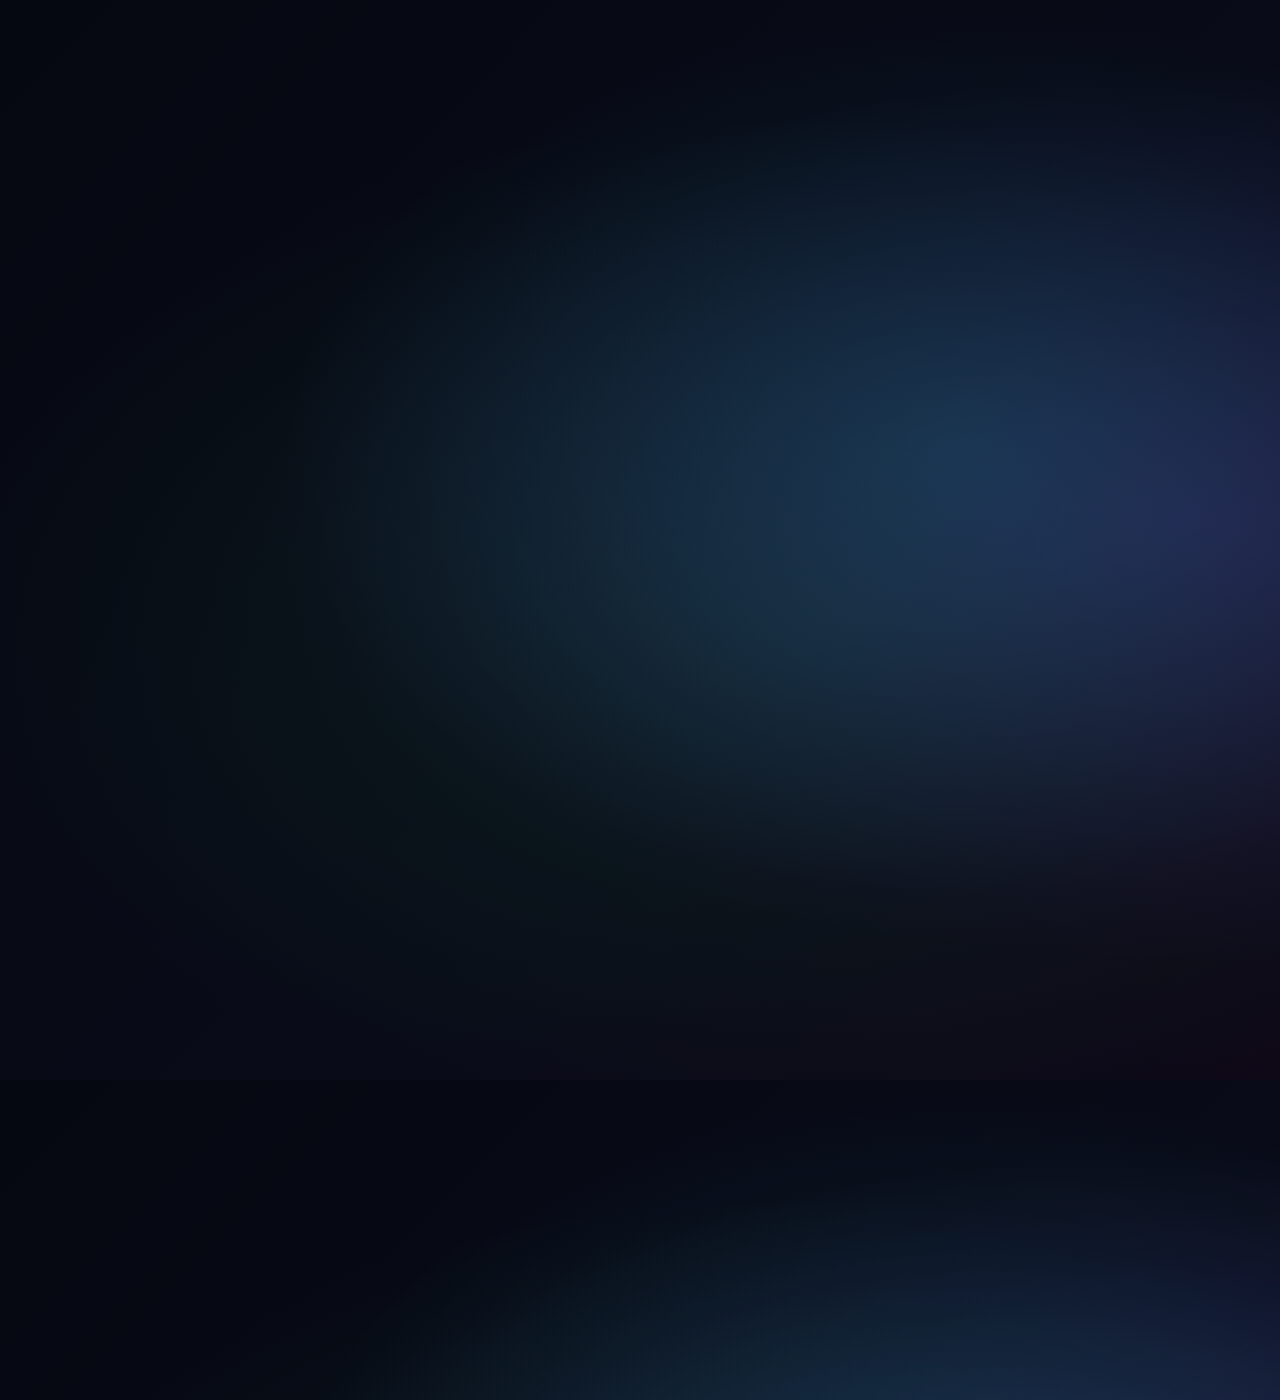
<file: .agents/skills/hyperframes-animation/examples/cta-morph-press.html>
<!doctype html>
<html lang="en">
  <head>
    <meta charset="UTF-8" />
    <meta name="viewport" content="width=1920, height=1080" />
    <title>Scene 10 — HyperFrames Morph Press Interact</title>

    <!--
      HyperFrames composition.tsx.

      Choreography (4 phases, 5.5 seconds total):
        0.17 – 0.64s   Hero "HyperFrames" + logo asset fade up (opacity + y rise)
        0.17 – 5.50s   Logo asset rotates ±4° continuously (sine onUpdate)
        2.17 – 2.62s   Hero shrinks (1 → 0.6) and fades (1 → 0)
        2.17 – 2.62s   "Build video from HTML" CTA pill pops in with back.out(2) overshoot
        2.33 – 2.66s   CTA text fades + lifts into place (after container is recognizable)
        2.83s          Cursor hard-cuts in at off-screen bottom-right
        2.83 – 3.83s   Cursor approaches via spring path to (W/2 + 120, H/2 + 50)
        3.83 – 3.98s   Click DOWN: both cursor and CTA compress to scale 0.9 (sync)
        4.17 – 4.42s   Click UP: both return to scale 1.0 (sync)
          DOM + GSAP opacity tweens; z-index keeps incoming above outgoing
        - Press synchronization uses single GSAP target array ["#cta", "#cursor"]
          to guarantee perfectly identical tween values
        - Cursor opacity uses a 0.001-second fromTo for hard-cut step change
        - Logo uses a local static image asset referenced with a plain URL
        - Breathing rotation only on the logo, not on the whole hero (avoids
          conflict with the morph exit scale tween)
    -->

    <script src="https://cdn.jsdelivr.net/npm/gsap@3.14.2/dist/gsap.min.js"></script>

    <style>
      :root {
        --hf-bg: #050711;
        --hf-bg-2: #0b1020;
        --hf-ink: #f8fafc;
        --hf-muted: #cbd5e1;
        --hf-purple: #7c3aed;
        --hf-purple-soft: #a78bfa;
        --hf-cyan: #18d9e8;
        --hf-green: #22c55e;
        --hf-glass: rgba(248, 250, 252, 0.08);
        --white: #ffffff;
      }
      * {
        margin: 0;
        padding: 0;
        box-sizing: border-box;
      }
      html,
      body {
        margin: 0;
        width: 1920px;
        height: 1080px;
        overflow: hidden;
        background:
          radial-gradient(ellipse at 50% 42%, rgba(24, 217, 232, 0.14), transparent 50%),
          radial-gradient(ellipse at 62% 48%, rgba(124, 58, 237, 0.2), transparent 56%),
          radial-gradient(ellipse at 42% 58%, rgba(34, 197, 94, 0.1), transparent 58%),
          linear-gradient(135deg, #050711 0%, #090b18 48%, #120717 100%);
        font-family:
          "Inter",
          system-ui,
          -apple-system,
          sans-serif;
        color: var(--hf-ink);
      }

      .stage {
        position: absolute;
        inset: 0;
        display: flex;
        align-items: center;
        justify-content: center;
      }

      /* ============================================================
         HERO LOCKUP (Phase 1 — exits during morph)
         ============================================================ */
      .hero {
        position: absolute;
        width: 100%;
        height: 100%;
        display: flex;
        align-items: center;
        justify-content: center;
        gap: 54px;
        will-change: transform, opacity;
      }
      .hero-text {
        font-size: 220px;
        font-weight: 800;
        color: var(--hf-ink);
        letter-spacing: 0;
        line-height: 1;
        margin: 0;
        text-shadow:
          0 0 34px rgba(167, 139, 250, 0.18),
          0 0 72px rgba(24, 217, 232, 0.1);
      }
      .hero-text .brand-accent {
        color: var(--hf-purple-soft);
        text-shadow:
          0 0 34px rgba(124, 58, 237, 0.45),
          0 0 82px rgba(167, 139, 250, 0.22);
      }
      .hero-logo {
        width: 300px;
        height: 300px;
        margin-left: 8px;
        will-change: transform;
        display: flex;
        align-items: center;
        justify-content: center;
      }
      .hero-logo .logo-mark {
        width: 100%;
        height: 100%;
        display: block;
        border-radius: 36px;
        box-shadow:
          0 0 64px rgba(24, 217, 232, 0.32),
          0 0 112px rgba(34, 197, 94, 0.18),
          0 0 150px rgba(124, 58, 237, 0.12);
      }

      /* ============================================================
         CTA PILL (Phase 2 — pops in during morph)
         ============================================================ */
      .cta {
        background: linear-gradient(
          135deg,
          rgba(124, 58, 237, 0.96) 0%,
          rgba(24, 217, 232, 0.9) 48%,
          rgba(34, 197, 94, 0.96) 100%
        );
        padding: 70px 200px;
        border-radius: 200px;
        display: flex;
        align-items: center;
        justify-content: center;
        overflow: hidden;
        border: 1px solid rgba(24, 217, 232, 0.55);
        box-shadow:
          0 24px 60px rgba(0, 0, 0, 0.42),
          0 0 72px rgba(24, 217, 232, 0.24),
          0 0 120px rgba(124, 58, 237, 0.24),
          inset 0 1px 0 rgba(255, 255, 255, 0.24),
          inset 0 0 34px var(--hf-glass);
        will-change: transform, opacity;
        /* initial scale 0 + opacity 0 set by gsap.set() */
      }
      .cta-text {
        color: var(--hf-bg);
        font-size: 110px;
        font-weight: 700;
        white-space: nowrap;
        text-shadow:
          0 1px 0 rgba(255, 255, 255, 0.3),
          0 0 22px rgba(255, 255, 255, 0.12);
        will-change: transform, opacity;
        /* initial opacity 0 + y 10 set by gsap.set() */
      }

      /* ============================================================
         CURSOR (Phase 3 — hard-cuts in)
         ============================================================ */
      .cursor {
        position: absolute;
        left: 0;
        top: 0;
        width: 120px;
        height: 120px;
        will-change: transform, opacity;
        /* initial x/y/opacity set by gsap.set() */
      }
      .cursor .cursor-svg {
        width: 100%;
        height: 100%;
        display: block;
      }
    </style>
  </head>
  <body>
    <div
      id="root"
      data-composition-id="main"
      data-start="0"
      data-duration="5.5"
      data-width="1920"
      data-height="1080"
    >
      <div class="stage clip" data-start="0" data-duration="5.5" data-track-index="1" id="stage">
        <!-- =====================================================
             HERO LOCKUP — "HyperFrames" + logo
             ===================================================== -->
        <div
          class="hero clip"
          id="hero"
          data-start="0"
          data-duration="2.62"
          data-track-index="2"
          data-layout-allow-overflow
          aria-hidden="true"
        >
          <h1 class="hero-text">Hyper<span class="brand-accent">Frames</span></h1>
          <div class="hero-logo" id="hero-logo">
            <!-- Inline-SVG placeholder mark — swap for your logo image -->
            <svg class="logo-mark" viewBox="0 0 100 100" role="img" aria-label="HyperFrames">
              <defs>
                <linearGradient id="hfMark" x1="0" y1="0" x2="1" y2="1">
                  <stop offset="0" stop-color="#8b7bff" />
                  <stop offset="1" stop-color="#3ddc97" />
                </linearGradient>
              </defs>
              <rect x="4" y="4" width="92" height="92" rx="22" fill="url(#hfMark)" />
              <text
                x="50"
                y="63"
                text-anchor="middle"
                font-family="Inter, system-ui, sans-serif"
                font-size="40"
                font-weight="800"
                fill="#fff"
              >
                HF
              </text>
            </svg>
          </div>
        </div>

        <!-- =====================================================
             CTA PILL — "Build video from HTML"
             ===================================================== -->
        <div class="cta" id="cta">
          <span class="cta-text">Build video from HTML</span>
        </div>

        <!-- =====================================================
             CURSOR — inline SVG arrow with drop-shadow
             ===================================================== -->
        <div class="cursor" id="cursor">
          <svg
            class="cursor-svg"
            viewBox="0 0 24 24"
            fill="none"
            xmlns="http://www.w3.org/2000/svg"
            aria-hidden="true"
          >
            <defs>
              <filter id="cursorShadow" x="-50%" y="-50%" width="200%" height="200%">
                <feDropShadow dx="2" dy="4" stdDeviation="3" flood-opacity="0.3" />
              </filter>
            </defs>
            <path
              d="M5.5 3.5L19 10.5L11.5 12.5L15.5 19.5L13.5 20.5L9.5 13.5L5.5 17.5V3.5Z"
              fill="#050711"
              stroke="#f8fafc"
              stroke-width="1.5"
              stroke-linejoin="round"
              filter="url(#cursorShadow)"
            />
          </svg>
        </div>
      </div>
    </div>

    <script>
      /* ================================================================
         TIMING
         ================================================================ */
      const W = 1920,
        H = 1080;
      const TOTAL_DUR = 5.5;

      const TIMING = {
        introStart: 0.17, // ~5 frames at 30 fps
        introDur: 0.47, // hero enter spring settle

        morphAt: 2.17, // ~65 frames
        morphExitDur: 0.5,
        morphFadeDur: 0.15, // 30% of exit
        morphEntDur: 0.45, // CTA pop-in

        textRevealAt: 2.33, // morph + 0.17 s
        textRevealDur: 0.33,

        cursorEnterAt: 2.83,
        cursorPathDur: 1.0,

        clickDownAt: 3.83,
        clickDownDur: 0.15,
        clickUpAt: 4.17,
        clickUpDur: 0.25,

        pressIntensity: 0.1,
      };

      /* ================================================================
         INITIAL STATES (via gsap.set, before the timeline runs)
         ================================================================ */
      // Hero: starts at opacity 0, y +40 (will fade up)
      gsap.set("#hero", { opacity: 0, y: 40 });

      // CTA: starts invisible (scale 0, opacity 0) — morph pops it in
      gsap.set("#cta", { scale: 0, opacity: 0 });

      // CTA text: starts at opacity 0 + y 10 — reveals after container is recognizable
      gsap.set(".cta-text", { opacity: 0, y: 10 });

      // Cursor: starts off-screen bottom-right + invisible + scale 1 baseline
      gsap.set("#cursor", {
        x: W + 100,
        y: H + 200,
        scale: 1,
        opacity: 0,
      });

      /* ================================================================
         TIMELINE
         ================================================================ */
      window.__timelines = window.__timelines || {};
      const tl = gsap.timeline({ paused: true });
      window.__timelines["main"] = tl;

      /* ----------------------------------------------------------------
         PHASE 1: Hero entrance + breathing rotation on logo
         ---------------------------------------------------------------- */
      tl.to(
        "#hero",
        {
          opacity: 1,
          y: 0,
          duration: TIMING.introDur,
          ease: "power3.out", // spring(stiffness:120, damping:14)
        },
        TIMING.introStart,
      );

      // Continuous breathing rotation on the logo. ±4° over ~6.3 s period.
      // For a 5.5 s composition this is just under one cycle — subtle but alive.
      // Use Form 2 (onUpdate reading tl.time) per sine-wave-loop rule.
      const logoEl = document.querySelector("#hero-logo");
      tl.to(
        { tick: 0 },
        {
          tick: 1,
          duration: TOTAL_DUR,
          ease: "none",
          onUpdate: function () {
            const t = tl.time();
            gsap.set(logoEl, { rotation: Math.sin(t * 1.0) * 4 });
          },
        },
        0,
      );

      /* ----------------------------------------------------------------
         PHASE 2: Scale-swap morph
         Three concurrent tween clusters from MORPH_AT.
         ---------------------------------------------------------------- */
      // (1) Hero shrinks
      tl.to(
        "#hero",
        {
          scale: 0.6,
          duration: TIMING.morphExitDur,
          ease: "power3.out", // spring(stiffness:150, damping:18)
        },
        TIMING.morphAt,
      );

      // (2) Hero fades fast (30% of shrink dur)
      tl.to(
        "#hero",
        {
          opacity: 0,
          duration: TIMING.morphFadeDur,
          ease: "power2.out",
        },
        TIMING.morphAt,
      );

      tl.set(
        "#hero",
        {
          x: -4000,
        },
        TIMING.morphAt + TIMING.morphFadeDur,
      );

      // (3) CTA pops in with overshoot
      tl.to(
        "#cta",
        {
          scale: 1,
          opacity: 1,
          duration: TIMING.morphEntDur,
          ease: "back.out(2)", // spring(stiffness:200, damping:15, mass:0.6)
        },
        TIMING.morphAt,
      );

      // (4) CTA text reveals after container reaches recognizable scale
      tl.to(
        ".cta-text",
        {
          opacity: 1,
          y: 0,
          duration: TIMING.textRevealDur,
          ease: "power2.out",
        },
        TIMING.textRevealAt,
      );

      /* ----------------------------------------------------------------
         PHASE 3: Cursor entry + motion path
         ---------------------------------------------------------------- */
      // Hard-cut opacity (cursors don't fade in — they appear).
      // 0.001 s tween creates a step change that scrubs correctly.
      tl.fromTo(
        "#cursor",
        { opacity: 0 },
        { opacity: 1, duration: 0.001, ease: "none" },
        TIMING.cursorEnterAt,
      );

      // Spring-driven approach to a target slightly offset from center
      // (where a human would naturally aim — not dead-center).
      tl.to(
        "#cursor",
        {
          x: W / 2 + 120,
          y: H / 2 + 50,
          duration: TIMING.cursorPathDur,
          ease: "power2.out", // spring(stiffness:60, damping:20)
        },
        TIMING.cursorEnterAt,
      );

      /* ----------------------------------------------------------------
         PHASE 4: Physics-based press
         Both CTA and cursor compress together — single target array.
         ---------------------------------------------------------------- */
      // Press DOWN — both elements compress to (1 - intensity)
      tl.to(
        ["#cta", "#cursor"],
        {
          scale: 1 - TIMING.pressIntensity,
          duration: TIMING.clickDownDur,
          ease: "power3.out", // spring(stiffness:300, damping:20)
        },
        TIMING.clickDownAt,
      );

      // RELEASE — back to scale 1.0
      tl.to(
        ["#cta", "#cursor"],
        {
          scale: 1.0,
          duration: TIMING.clickUpDur,
          ease: "power2.out", // spring(stiffness:200, damping:15)
        },
        TIMING.clickUpAt,
      );
    </script>
  </body>
</html>
</file>
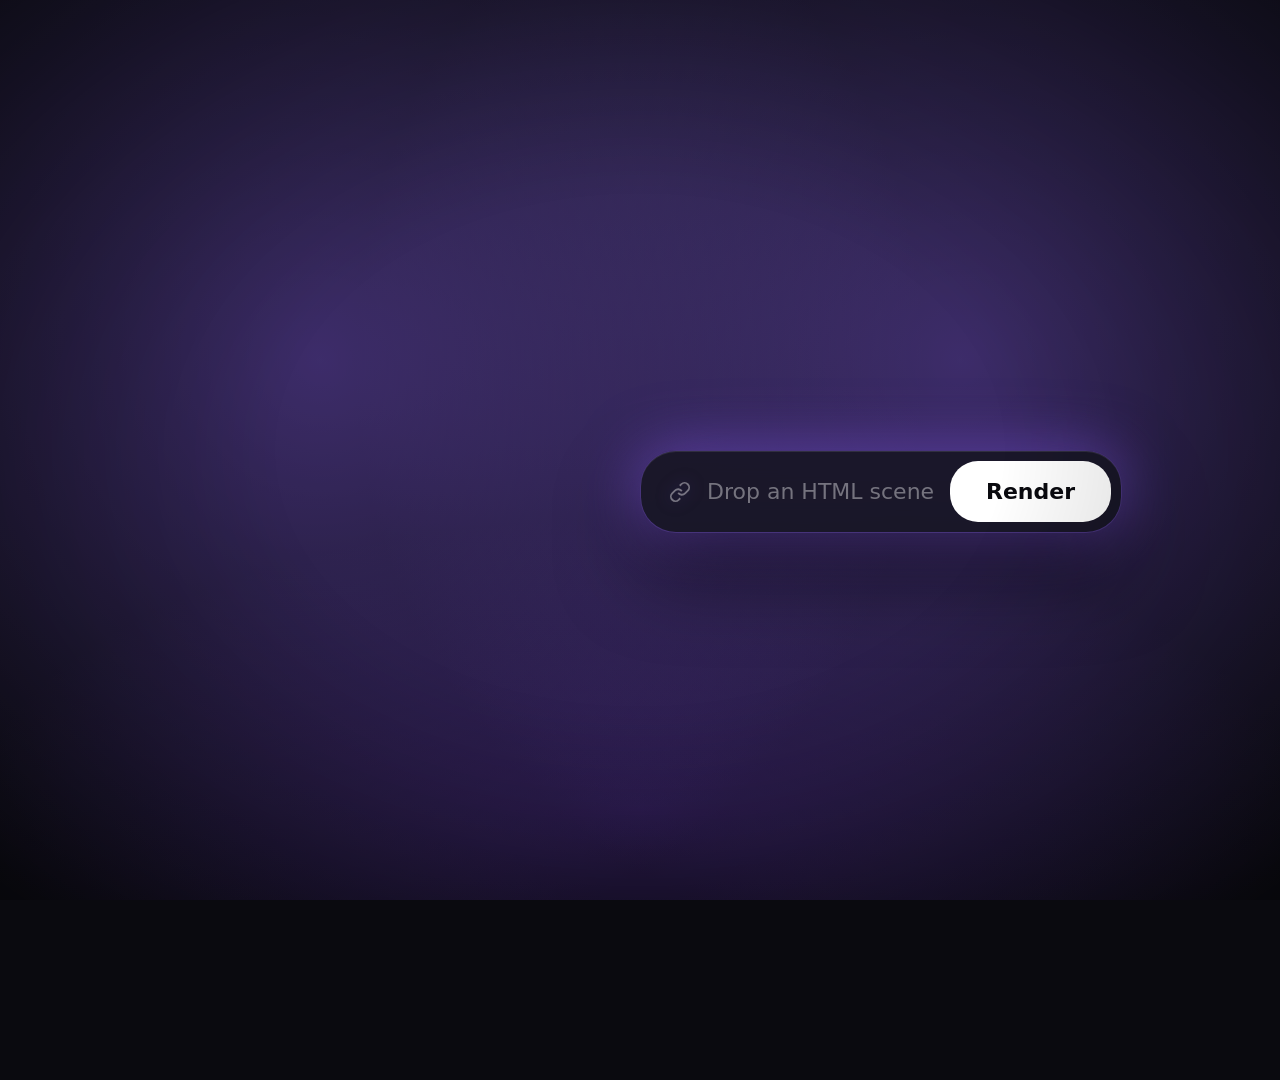
<file: .agents/skills/hyperframes-animation/examples/cta-orbit-collapse.html>
<!doctype html>
<html lang="en">
  <head>
    <meta charset="UTF-8" />
    <meta name="viewport" content="width=1920, height=1080" />
    <title>Scene — HyperFrames CTA Orbit Collapse</title>

    <!--
      Blueprint: cta-orbit-collapse (HyperFrames preview)
      Six HyperFrames technology categories orbit a central "Drop an HTML
      scene · Render" CTA. A cursor flies in, clicks, the icons collapse,
      and a demo card springs out from the collapse point — all in 6.5s.

      Palette: mirrors scene-05-orbit-collapse-action.tsx
        Background: near-black frosted glass (#0A0A0F base + violet/cyan/pink
                    glow blobs + rgba(15,15,25,0.35) frosted tint).
        Brand:      Tailwind violet ramp
                    #c4b5fd (300) → #a78bfa (400) → #8b5cf6 (500) → #7c3aed (600)
                    matching COLORS.brand.purple / purpleGlow in the source.
        CTA card:   rgba(20,20,30,0.8) — scene-05 inner CTA dark glass.
        CTA button: white fill, #0A0A0F text — identical to scene-05.

      Six orbiting tech icons (driven by ICONS array, evenly spaced 2π/6):
        HTML    angle 0,   delay 0.00s   — angle brackets + center slash
        CSS     angle π/3, delay 0.10s   — rounded frame + 3 color swatches
        SVG     angle 2π/3, delay 0.20s  — bezier curve + 2 anchor points
        GSAP    angle π,   delay 0.30s   — sine wave timeline + playhead
        3D      angle 4π/3, delay 0.40s  — isometric cube + inner facets
        LOTTIE  angle 5π/3, delay 0.50s  — 2 diamond keyframes on timeline

      Choreography (5 phases, 6.5 seconds total):
        0.00 – 1.05s   Six icons enter staggered with 3D flip + stroke-draw
                       (each 0.55s back.out(1.4) spring; outline draws via
                        strokeDashoffset; inner accents fade in with 0.10s
                        stagger 0.30s after each icon's entry begins)
        0.00 – 2.95s   Continuous orbit (0.25 rad/sec) with per-icon idle
                       wobble (±6 px y + ±2.5° rotation, damped by collapse)
        1.50 – 2.20s   Cursor fades in off-screen-right and slides to the
                       CTA's white button (back.out(1.3) overshoot landing)
        2.20 – 2.46s   Click — cursor (0.85) + CTA button (0.95) compress;
                       white boxShadow glow pulse; ripple 0.3 → 5.0 over 0.70s
        2.20 – 3.05s   Icons collapse toward center (back.out(1.6) ease);
                       radiusFactor 1 → 0, scale 1 → 0.5, opacity envelope
        2.95 – 3.75s   Demo card springs out from collapse point (scale 0 → 1)
        3.95 – 6.50s   Demo floats with finite-yoyo breathing (±8 px, ±1° tilt)

      Continuous SVG enrichment (per icon, gated by entryDelay):
        HTML brackets:    horizontal sway ±0.6 units, period ~1.8s
        CSS swatches:     three dots scale ±0.18 with 1.4 rad phase offsets
        SVG bezier:       curve group rotation ±5°, period ~2.9s
        GSAP timeline:    playhead marker traverses 0→18 + wave scaleY ±0.12
        3D cube:          linear rotation 30°/s (continuous tumble)
        LOTTIE keyframes: two diamonds scale ±0.12 with 1.6 rad phase offset

      Continuous ambient accents (single scene-ticker writes all):
        Per-icon tile glow pulse (base 22px ±12px, phased by icon index)
        CTA breathing aura (base 38px ±26px, frozen at click)
        Demo glow pulse (base 72px ±28px, runs after demo emerges)
        Background radial wash (opacity 0.02 ↔ 0.42, period ~11.4s)
    -->

    <script src="https://cdn.jsdelivr.net/npm/gsap@3.14.2/dist/gsap.min.js"></script>

    <style>
      :root {
        /* Palette mirrors scene-05-orbit-collapse-action.tsx — Tailwind violet
           ramp on a near-black frosted-glass base, matching COLORS.brand.purple
           and CTA_COLORS in  */
        --bg-dark: #0a0a0f;
        --text-primary: #ffffff;
        --text-muted: rgba(255, 255, 255, 0.4);
        --brand-purple: #8b5cf6; /* violet-500 — COLORS.brand.purple */
        --brand-purple-light: #a78bfa; /* violet-400 */
        --brand-purple-soft: #c4b5fd; /* violet-300 */
        --brand-purple-deep: #7c3aed; /* violet-600 */
        --brand-purple-glow: rgba(139, 92, 246, 0.6);
        --glass-bg: rgba(255, 255, 255, 0.08); /* matches CTA_COLORS.inputBg */
        --glass-border: rgba(139, 92, 246, 0.4); /* matches scene-05 icon border */
        --cta-dark-bg: rgba(20, 20, 30, 0.8); /* scene-05 CTA card background */
        --record-red: #ef4444;
      }
      * {
        margin: 0;
        padding: 0;
        box-sizing: border-box;
      }
      html,
      body {
        margin: 0;
        width: 1920px;
        height: 1080px;
        overflow: hidden;
        background: var(--bg-dark);
        font-family:
          "Inter",
          system-ui,
          -apple-system,
          sans-serif;
        color: var(--text-primary);
      }

      /* ============================================================
         BACKGROUND — frosted glass over near-black base.
         Mirrors scene-05 (FrostedGlassBackground): a deep dark radial
         base + violet/cyan/pink glow blobs + a frosted overlay tint.
         The blobs are static here (no per-frame jitter) to keep the
         seek-safe contract; the orbit/CTA on top carries all motion.
         ============================================================ */
      .stage {
        position: absolute;
        inset: 0;
        perspective: 1400px;
      }
      .bg {
        position: absolute;
        inset: 0;
        background:
          /* mirrored violet blobs — left + right symmetry so the wash
             reads as a single coherent purple atmosphere rather than
             a directional glow. */
          radial-gradient(circle at 25% 40%, rgba(139, 92, 246, 0.55), transparent 55%),
          radial-gradient(circle at 75% 40%, rgba(139, 92, 246, 0.55), transparent 55%),
          /* deeper violet pool at the bottom centerline */
          radial-gradient(ellipse 80% 50% at 50% 90%, rgba(124, 58, 237, 0.35), transparent 65%),
          /* deep dark base */
          radial-gradient(
              ellipse 120% 100% at 50% 20%,
              rgba(30, 30, 45, 1) 0%,
              rgba(18, 18, 28, 1) 40%,
              rgba(10, 10, 15, 1) 100%
            );
      }
      .bg::after {
        /* frosted overlay tint — emulates the rgba(15,15,25,0.4) layer
           in scene-02's DarkFrostedGlassBackground. */
        content: "";
        position: absolute;
        inset: 0;
        background: rgba(15, 15, 25, 0.35);
        pointer-events: none;
      }
      .bg-overlay {
        position: absolute;
        inset: 0;
        background: rgba(10, 10, 15, 0.3);
      }

      /* ============================================================
         ORBIT ICONS — three nested wrappers per icon.
         .icon-pos     ← orbit x/y from master onUpdate
         .icon-collapse ← collapse scale/opacity from master onUpdate
         .icon-entry   ← 3D-flip entry from per-icon fromTo tween
         ============================================================ */
      .orbit-stage {
        position: absolute;
        inset: 0;
      }
      .icon-pos {
        position: absolute;
        left: 50%;
        top: 50%;
        width: 140px;
        height: 170px;
        margin: -85px 0 0 -70px; /* recenter the 140×170 box */
        perspective: 800px;
        will-change: transform;
      }
      .icon-collapse {
        width: 100%;
        height: 100%;
        will-change: transform, opacity;
      }
      .icon-entry {
        width: 100%;
        height: 100%;
        display: flex;
        flex-direction: column;
        align-items: center;
        justify-content: center;
        gap: 8px;
        transform-style: preserve-3d;
        will-change: transform, opacity;
      }
      .icon-tile {
        width: 110px;
        height: 110px;
        border-radius: 26px;
        background: var(--glass-bg);
        backdrop-filter: blur(10px);
        border: 1px solid var(--glass-border);
        display: flex;
        align-items: center;
        justify-content: center;
        box-shadow:
          0 15px 40px rgba(0, 0, 0, 0.35),
          0 0 32px var(--brand-purple-glow),
          inset 0 1px 0 rgba(255, 255, 255, 0.1);
      }
      .icon-svg {
        width: 60px;
        height: 60px;
        display: block;
      }
      .icon-label {
        font-size: 14px;
        font-weight: 500;
        color: rgba(255, 255, 255, 0.7);
        text-transform: uppercase;
        letter-spacing: 0.1em;
        text-shadow: 0 0 14px rgba(139, 92, 246, 0.5);
      }

      /* SVG inner-element transform origins (in viewBox units).
         Each origin is the geometric center of the element it animates
         (the path's bbox center, or for circles, the cx/cy point). */
      .html-brackets-g {
        transform-origin: 12px 12px;
      }
      .css-dot-a {
        transform-origin: 8px 9px;
      }
      .css-dot-b {
        transform-origin: 16px 9px;
      }
      .css-dot-c {
        transform-origin: 12px 16px;
      }
      .svg-curve-g {
        transform-origin: 12px 12px;
      }
      .gsap-wave-g {
        transform-origin: 12px 12px;
      }
      .gsap-marker {
        transform-origin: 3px 12px;
      }
      .three-cube-g {
        transform-origin: 12px 12px;
      }
      .lottie-kf-a {
        transform-origin: 8px 12px;
      }
      .lottie-kf-b {
        transform-origin: 16px 12px;
      }

      /* ============================================================
         CENTER CTA — Drop a video link · Get free clips
         ============================================================ */
      .cta {
        position: absolute;
        left: 50%;
        top: 50%;
        /* xPercent/yPercent set by GSAP for centering — so GSAP rotateY
           doesn't overwrite a CSS translate(-50%,-50%). */
        z-index: 5;
        display: flex;
        align-items: center;
        background: var(--cta-dark-bg); /* rgba(20,20,30,0.8) — scene-05 */
        backdrop-filter: blur(14px);
        border-radius: 36px;
        padding: 10px 10px 10px 28px;
        gap: 16px;
        border: 1px solid var(--glass-border);
        box-shadow:
          0 40px 80px rgba(0, 0, 0, 0.5),
          0 0 60px var(--brand-purple-glow),
          inset 0 1px 0 rgba(255, 255, 255, 0.1);
        transform-style: preserve-3d;
        will-change: transform, opacity;
      }
      .cta-link-icon {
        width: 22px;
        height: 22px;
        color: var(--text-muted);
        filter: drop-shadow(0 0 8px rgba(139, 92, 246, 0.5));
      }
      .cta-placeholder {
        font-size: 22px;
        color: var(--text-muted);
        min-width: 220px;
        font-weight: 500;
      }
      .cta-button {
        padding: 18px 36px;
        background: #ffffff;
        border-radius: 28px;
        color: #0a0a0f; /* scene-05 button text */
        font-size: 22px;
        font-weight: 600;
        white-space: nowrap;
        box-shadow:
          0 0 30px rgba(255, 255, 255, 0.35),
          inset 0 -2px 6px rgba(139, 92, 246, 0.15);
        will-change: transform, box-shadow;
      }

      /* ============================================================
         RIPPLE — centered on the CTA's white button.
         Button center sits at (CENTER_X + 130, CENTER_Y + 15) — same target
         as the cursor's CURSOR_TARGET. Margin offsets re-center the 120 px
         ring on that point. Avoid `margin` shorthand here so the offsets
         can't be overridden by a stray longhand later.
         ============================================================ */
      .ripple {
        position: absolute;
        left: 50%;
        top: 50%;
        width: 120px;
        height: 120px;
        margin-top: -45px; /* = -60 (recenter) + 15 (y offset to button) */
        margin-left: 70px; /* = -60 (recenter) + 130 (x offset to button) */
        margin-right: 0;
        margin-bottom: 0;
        border: 2px solid rgba(255, 255, 255, 0.7);
        border-radius: 50%;
        opacity: 0;
        pointer-events: none;
        z-index: 6;
        will-change: transform, opacity;
      }

      /* ============================================================
         CURSOR — top layer, opacity 0 until Phase 2
         ============================================================ */
      .cursor {
        position: absolute;
        left: 0;
        top: 0;
        z-index: 999;
        pointer-events: none;
        opacity: 0;
        filter: drop-shadow(0 2px 4px rgba(0, 0, 0, 0.5));
        will-change: transform, opacity;
      }

      /* ============================================================
         DEMO — appears from the collapse point in Phase 4
         ============================================================ */
      .demo {
        position: absolute;
        left: 50%;
        top: 50%;
        width: 800px;
        height: 450px;
        margin: -225px 0 0 -400px;
        z-index: 10;
        border-radius: 18px;
        overflow: hidden;
        background:
          radial-gradient(ellipse at 22% 28%, rgba(139, 92, 246, 0.45), transparent 62%),
          radial-gradient(ellipse at 78% 72%, rgba(124, 58, 237, 0.45), transparent 62%),
          linear-gradient(135deg, rgba(20, 20, 30, 0.92) 0%, rgba(10, 10, 15, 0.95) 100%);
        border: 1px solid var(--glass-border);
        box-shadow:
          0 50px 100px rgba(0, 0, 0, 0.5),
          0 0 60px var(--brand-purple-glow),
          inset 0 1px 0 rgba(255, 255, 255, 0.1);
        display: flex;
        align-items: center;
        justify-content: center;
        /* Initial scale: 0 / opacity: 0 set by GSAP — no CSS transform here to avoid
           GSAP overwriting `translateX(-50%)` style centering. We use left/top + margin
           for static centering instead. */
        transform-style: preserve-3d;
        will-change: transform, opacity;
      }
      .demo-play {
        width: 118px;
        height: 118px;
        border-radius: 50%;
        background: radial-gradient(circle at 35% 30%, #ffffff 0%, #ede9fe 60%, #c4b5fd 100%);
        display: flex;
        align-items: center;
        justify-content: center;
        box-shadow:
          0 0 80px rgba(139, 92, 246, 0.7),
          0 0 180px rgba(139, 92, 246, 0.4),
          0 18px 40px rgba(0, 0, 0, 0.5),
          inset 0 -4px 14px rgba(124, 58, 237, 0.3),
          inset 0 3px 8px rgba(255, 255, 255, 0.95);
        position: relative;
      }
      .demo-play::after {
        /* outer ring — adds depth without breaking the seek-safe layout */
        content: "";
        position: absolute;
        inset: -10px;
        border-radius: 50%;
        border: 1.5px solid rgba(139, 92, 246, 0.65);
        box-shadow: 0 0 40px rgba(139, 92, 246, 0.5);
        pointer-events: none;
      }
      .demo-play svg {
        width: 44px;
        height: 44px;
        color: #0a0a0f;
        transform: translateX(3px); /* optical center for play triangle */
        filter: drop-shadow(0 1px 2px rgba(124, 58, 237, 0.5));
      }
      .demo-label {
        position: absolute;
        bottom: 28px;
        left: 32px;
        font-size: 22px;
        font-weight: 700;
        letter-spacing: 0.14em;
        text-transform: uppercase;
        background: linear-gradient(90deg, #ffffff 0%, #c4b5fd 50%, #8b5cf6 100%);
        -webkit-background-clip: text;
        background-clip: text;
        color: transparent;
        filter: drop-shadow(0 0 16px rgba(139, 92, 246, 0.6));
      }

      /* ============================================================
         VIGNETTE
         ============================================================ */
      .vignette {
        /* scene-05 vignette: transparent 40% → rgba(0,0,0,0.4) at edges */
        position: absolute;
        inset: 0;
        background: radial-gradient(ellipse at center, transparent 40%, rgba(0, 0, 0, 0.4) 100%);
        pointer-events: none;
        z-index: 50;
      }

      /* ============================================================
         TITLE — centered via xPercent in GSAP (not CSS translateX),
         so the GSAP `y` tween doesn't overwrite the centering transform.
         Single line at 96 px; the brand wordmark ("HyperFrames") uses
         the HyperFrames teal gradient + heavy weight, the tagline
         ("renders any scene") stays in soft white-teal for contrast.
         No filter — crisp edges, no blurred halo.
         ============================================================ */
      .title {
        position: absolute;
        top: 64px;
        left: 50%;
        white-space: nowrap;
        text-align: center;
        font-size: 96px;
        font-weight: 700;
        letter-spacing: -0.022em;
        line-height: 1;
        color: #ffffff;
        text-shadow:
          0 0 24px rgba(255, 255, 255, 0.3),
          0 0 60px rgba(139, 92, 246, 0.45); /* scene-05 brand.purpleGlow */
        z-index: 20;
        will-change: transform, opacity;
      }
      .title-brand {
        font-weight: 800;
        /* Violet ramp matching scene-05's COLORS.brand.purple family */
        background: linear-gradient(135deg, #ede9fe 0%, #c4b5fd 35%, #a78bfa 65%, #8b5cf6 100%);
        -webkit-background-clip: text;
        background-clip: text;
        color: transparent;
        filter: drop-shadow(0 0 28px rgba(139, 92, 246, 0.7))
          drop-shadow(0 0 60px rgba(124, 58, 237, 0.5));
      }

      /* ============================================================
         ENHANCEMENTS — stroke-draw entry, stagger reveal,
         ambient background breathing.
         The .draw-N classes preset stroke-dasharray + stroke-dashoffset
         to N so the path starts fully hidden; GSAP animates offset → 0
         to reveal it in time with the icon's 3D-flip entry.
         ============================================================ */
      .draw-50 {
        stroke-dasharray: 50;
        stroke-dashoffset: 50;
      }
      .draw-100 {
        stroke-dasharray: 100;
        stroke-dashoffset: 100;
      }
      .draw-150 {
        stroke-dasharray: 150;
        stroke-dashoffset: 150;
      }
      .draw-200 {
        stroke-dasharray: 200;
        stroke-dashoffset: 200;
      }

      .reveal-late {
        opacity: 0;
      }

      /* Ambient violet breathing — sits over the dark overlay, under
         the orbit ring; opacity driven by the scene-ticker onUpdate. */
      .bg-pulse {
        position: absolute;
        inset: 0;
        background: radial-gradient(ellipse at 50% 50%, rgba(139, 92, 246, 0.35), transparent 62%);
        opacity: 0;
        pointer-events: none;
        z-index: 1;
        will-change: opacity;
      }
    </style>
  </head>
  <body>
    <div
      id="root"
      data-composition-id="main"
      data-start="0"
      data-duration="6.5"
      data-width="1920"
      data-height="1080"
    >
      <div
        id="orbit-scene"
        class="stage clip"
        data-start="0"
        data-duration="6.5"
        data-track-index="1"
      >
        <div class="bg"></div>

        <!-- ============================================================
             ORBIT ICONS — 6 genre icons distributed evenly around 2π
             ============================================================ -->
        <div class="orbit-stage">
          <!-- 1. HTML — angle brackets + diagonal slash -->
          <div class="icon-pos icon-html">
            <div class="icon-collapse">
              <div class="icon-entry">
                <div class="icon-tile">
                  <svg class="icon-svg" viewBox="0 0 24 24" fill="none">
                    <g class="html-brackets-g">
                      <path
                        class="draw-50"
                        d="M8 7 L3 12 L8 17"
                        stroke="url(#g-html)"
                        stroke-width="2.2"
                        stroke-linecap="round"
                        stroke-linejoin="round"
                      />
                      <path
                        class="draw-50"
                        d="M16 7 L21 12 L16 17"
                        stroke="url(#g-html)"
                        stroke-width="2.2"
                        stroke-linecap="round"
                        stroke-linejoin="round"
                      />
                    </g>
                    <line
                      class="reveal-late html-slash"
                      x1="14"
                      y1="5"
                      x2="10"
                      y2="19"
                      stroke="url(#g-html)"
                      stroke-width="2"
                      stroke-linecap="round"
                    />
                    <defs>
                      <linearGradient id="g-html" x1="0%" y1="0%" x2="100%" y2="100%">
                        <stop offset="0%" stop-color="#a78bfa" />
                        <stop offset="100%" stop-color="#8b5cf6" />
                      </linearGradient>
                    </defs>
                  </svg>
                </div>
                <span class="icon-label">HTML</span>
              </div>
            </div>
          </div>

          <!-- 2. CSS — frame with three color swatches -->
          <div class="icon-pos icon-css">
            <div class="icon-collapse">
              <div class="icon-entry">
                <div class="icon-tile">
                  <svg class="icon-svg" viewBox="0 0 24 24" fill="none">
                    <rect
                      class="draw-100"
                      x="3"
                      y="3"
                      width="18"
                      height="18"
                      rx="3"
                      stroke="url(#g-css)"
                      stroke-width="2"
                      fill="rgba(139, 92, 246, 0.18)"
                    />
                    <circle class="reveal-late css-dot-a" cx="8" cy="9" r="1.9" fill="#c4b5fd" />
                    <circle class="reveal-late css-dot-b" cx="16" cy="9" r="1.9" fill="#a78bfa" />
                    <circle class="reveal-late css-dot-c" cx="12" cy="16" r="1.9" fill="#7c3aed" />
                    <defs>
                      <linearGradient id="g-css" x1="0%" y1="0%" x2="100%" y2="100%">
                        <stop offset="0%" stop-color="#c4b5fd" />
                        <stop offset="100%" stop-color="#8b5cf6" />
                      </linearGradient>
                    </defs>
                  </svg>
                </div>
                <span class="icon-label">CSS</span>
              </div>
            </div>
          </div>

          <!-- 3. SVG — bezier curve with anchor points -->
          <div class="icon-pos icon-vector">
            <div class="icon-collapse">
              <div class="icon-entry">
                <div class="icon-tile">
                  <svg class="icon-svg" viewBox="0 0 24 24" fill="none">
                    <g class="svg-curve-g">
                      <path
                        class="draw-100"
                        d="M4 19 C 8 5, 16 19, 20 5"
                        stroke="url(#g-vec)"
                        stroke-width="2.5"
                        stroke-linecap="round"
                        stroke-linejoin="round"
                        fill="none"
                      />
                      <circle
                        class="reveal-late svg-anchor-a"
                        cx="4"
                        cy="19"
                        r="2.2"
                        stroke="url(#g-vec)"
                        stroke-width="1.5"
                        fill="rgba(139, 92, 246, 0.30)"
                      />
                      <circle
                        class="reveal-late svg-anchor-b"
                        cx="20"
                        cy="5"
                        r="2.2"
                        stroke="url(#g-vec)"
                        stroke-width="1.5"
                        fill="rgba(139, 92, 246, 0.30)"
                      />
                    </g>
                    <defs>
                      <linearGradient id="g-vec" x1="0%" y1="0%" x2="100%" y2="100%">
                        <stop offset="0%" stop-color="#c4b5fd" />
                        <stop offset="100%" stop-color="#7c3aed" />
                      </linearGradient>
                    </defs>
                  </svg>
                </div>
                <span class="icon-label">SVG</span>
              </div>
            </div>
          </div>

          <!-- 4. GSAP — sine wave timeline with playhead marker -->
          <div class="icon-pos icon-gsap">
            <div class="icon-collapse">
              <div class="icon-entry">
                <div class="icon-tile">
                  <svg class="icon-svg" viewBox="0 0 24 24" fill="none">
                    <line
                      x1="3"
                      y1="20"
                      x2="21"
                      y2="20"
                      stroke="url(#g-gsap)"
                      stroke-width="1.2"
                      stroke-linecap="round"
                      opacity="0.4"
                    />
                    <path
                      class="draw-100 gsap-wave-g"
                      d="M3 12 C 7 5, 9 5, 12 12 C 15 19, 17 19, 21 12"
                      stroke="url(#g-gsap)"
                      stroke-width="2.2"
                      stroke-linecap="round"
                      stroke-linejoin="round"
                      fill="none"
                    />
                    <circle class="reveal-late gsap-marker" cx="3" cy="12" r="2.2" fill="#c4b5fd" />
                    <defs>
                      <linearGradient id="g-gsap" x1="0%" y1="0%" x2="100%" y2="100%">
                        <stop offset="0%" stop-color="#a78bfa" />
                        <stop offset="100%" stop-color="#8b5cf6" />
                      </linearGradient>
                    </defs>
                  </svg>
                </div>
                <span class="icon-label">GSAP</span>
              </div>
            </div>
          </div>

          <!-- 5. 3D — isometric cube with inner facet lines -->
          <div class="icon-pos icon-three">
            <div class="icon-collapse">
              <div class="icon-entry">
                <div class="icon-tile">
                  <svg class="icon-svg" viewBox="0 0 24 24" fill="none">
                    <g class="three-cube-g">
                      <path
                        class="draw-100"
                        d="M12 3 L20 7 L20 17 L12 21 L4 17 L4 7 Z"
                        stroke="url(#g-three)"
                        stroke-width="2"
                        stroke-linecap="round"
                        stroke-linejoin="round"
                        fill="rgba(139, 92, 246, 0.24)"
                      />
                      <path
                        class="reveal-late three-facet"
                        d="M4 7 L12 11 L20 7 M12 11 L12 21"
                        stroke="url(#g-three)"
                        stroke-width="1.5"
                        stroke-linecap="round"
                        stroke-linejoin="round"
                      />
                    </g>
                    <defs>
                      <linearGradient id="g-three" x1="0%" y1="0%" x2="100%" y2="100%">
                        <stop offset="0%" stop-color="#c4b5fd" />
                        <stop offset="100%" stop-color="#7c3aed" />
                      </linearGradient>
                    </defs>
                  </svg>
                </div>
                <span class="icon-label">3D</span>
              </div>
            </div>
          </div>

          <!-- 6. LOTTIE — two diamond keyframes on a timeline -->
          <div class="icon-pos icon-lottie">
            <div class="icon-collapse">
              <div class="icon-entry">
                <div class="icon-tile">
                  <svg class="icon-svg" viewBox="0 0 24 24" fill="none">
                    <line
                      x1="3"
                      y1="12"
                      x2="21"
                      y2="12"
                      stroke="url(#g-lottie)"
                      stroke-width="1.2"
                      stroke-linecap="round"
                      opacity="0.4"
                    />
                    <path
                      class="draw-50 lottie-kf-a"
                      d="M8 8 L12 12 L8 16 L4 12 Z"
                      stroke="url(#g-lottie)"
                      stroke-width="2"
                      stroke-linecap="round"
                      stroke-linejoin="round"
                      fill="rgba(139, 92, 246, 0.28)"
                    />
                    <path
                      class="draw-50 lottie-kf-b"
                      d="M16 8 L20 12 L16 16 L12 12 Z"
                      stroke="url(#g-lottie)"
                      stroke-width="2"
                      stroke-linecap="round"
                      stroke-linejoin="round"
                      fill="rgba(139, 92, 246, 0.28)"
                    />
                    <defs>
                      <linearGradient id="g-lottie" x1="0%" y1="0%" x2="100%" y2="100%">
                        <stop offset="0%" stop-color="#a78bfa" />
                        <stop offset="100%" stop-color="#8b5cf6" />
                      </linearGradient>
                    </defs>
                  </svg>
                </div>
                <span class="icon-label">LOTTIE</span>
              </div>
            </div>
          </div>
        </div>

        <!-- ============================================================
             CENTER CTA — Drop a video link · Get free clips
             ============================================================ -->
        <div class="cta">
          <svg
            class="cta-link-icon"
            viewBox="0 0 24 24"
            fill="none"
            stroke="currentColor"
            stroke-width="2"
          >
            <path d="M10 13a5 5 0 0 0 7.54.54l3-3a5 5 0 0 0-7.07-7.07l-1.72 1.71" />
            <path d="M14 11a5 5 0 0 0-7.54-.54l-3 3a5 5 0 0 0 7.07 7.07l1.71-1.71" />
          </svg>
          <span class="cta-placeholder">Drop an HTML scene</span>
          <div class="cta-button">Render</div>
        </div>

        <!-- ============================================================
             RIPPLE — centered on the CTA's white button
             ============================================================ -->
        <div class="ripple"></div>

        <!-- ============================================================
             CURSOR — starts off-screen-right with opacity: 0.
             White fill + black stroke matches the scene-05 cursor SVG.
             ============================================================ -->
        <div class="cursor">
          <svg width="28" height="28" viewBox="0 0 24 24" fill="none">
            <path d="M5 3L19 12L12 13L9 20L5 3Z" fill="#fff" stroke="#000" stroke-width="1.5" />
          </svg>
        </div>

        <!-- ============================================================
             DEMO — appears from the collapse point in Phase 4
             ============================================================ -->
        <div class="demo">
          <div class="demo-play">
            <svg viewBox="0 0 24 24" fill="currentColor">
              <path d="M8 5v14l11-7L8 5z" />
            </svg>
          </div>
          <span class="demo-label">HyperFrames · MP4 ready</span>
        </div>

        <!-- ============================================================
             TITLE
             ============================================================ -->
        <div class="title"><span class="title-brand">HyperFrames</span> renders any scene</div>

        <div class="vignette"></div>
      </div>
    </div>

    <script>
      window.__timelines = window.__timelines || {};
      const tl = gsap.timeline({ paused: true });

      /* ============================================================
         CONSTANTS
         ============================================================ */
      const W = 1920,
        H = 1080;
      const CENTER_X = W / 2;
      const CENTER_Y = H / 2;

      const RADIUS_X = 480;
      const RADIUS_Y = 280;
      const ORBIT_SPEED = 0.25; // radians per second

      // Six HyperFrames technologies arranged around the central CTA —
      // each represents something you'd actually drop into a
      // HyperFrames composition (markup, styling, vector graphics,
      // animation engines, 3D, or animated assets).
      //
      // drawLen — the .draw-N class present on this icon's outline.
      //   The stroke-draw tween pulls strokeDashoffset from N to 0.
      //   When an icon has multiple .draw-N paths sharing the same N
      //   (HTML's two brackets, LOTTIE's two diamonds), one selector
      //   targets both and they draw in unison.
      // hasReveal — whether this icon has .reveal-late inner accents
      //   to fade in late via stagger. LOTTIE has none (both diamonds
      //   are stroke-drawn, no extra accent).
      const ICONS = [
        {
          sel: ".icon-html",
          initialAngle: (0 * Math.PI) / 3,
          entryDelay: 0.0,
          drawLen: 50,
          hasReveal: true,
        },
        {
          sel: ".icon-css",
          initialAngle: (1 * Math.PI) / 3,
          entryDelay: 0.1,
          drawLen: 100,
          hasReveal: true,
        },
        {
          sel: ".icon-vector",
          initialAngle: (2 * Math.PI) / 3,
          entryDelay: 0.2,
          drawLen: 100,
          hasReveal: true,
        },
        {
          sel: ".icon-gsap",
          initialAngle: (3 * Math.PI) / 3,
          entryDelay: 0.3,
          drawLen: 100,
          hasReveal: true,
        },
        {
          sel: ".icon-three",
          initialAngle: (4 * Math.PI) / 3,
          entryDelay: 0.4,
          drawLen: 100,
          hasReveal: true,
        },
        {
          sel: ".icon-lottie",
          initialAngle: (5 * Math.PI) / 3,
          entryDelay: 0.5,
          drawLen: 50,
          hasReveal: false,
        },
      ];

      const ENTRY_DUR = 0.55;
      const TITLE_AT = 0.2;
      const CURSOR_AT = 1.5;
      const CURSOR_MOVE = 0.5;
      const CLICK_AT = 2.2;
      const COLLAPSE_DUR = 0.85;
      const DEMO_AT = 2.95;
      const DEMO_DUR = 0.8;
      const IDLE_START = 3.95;
      const TOTAL = 6.5;

      const COLLAPSE_EASE = gsap.parseEase("back.out(1.6)");
      const ORBIT_END = DEMO_AT;

      const CURSOR_START_X = W + 100;
      const CURSOR_START_Y = H * 0.85;
      const CURSOR_TARGET_X = CENTER_X + 130; // over the white button
      const CURSOR_TARGET_Y = CENTER_Y + 15;

      /* ============================================================
         INITIAL STATE — embedded as tl.set calls at t=0 so the lint
         can reason about them as timeline operations rather than
         as overlapping zero-duration tweens.
         ============================================================ */
      tl.set(".icon-entry", { rotateX: 90, rotateY: -45, z: -100, scale: 0, opacity: 0 }, 0);
      tl.set(".cursor", { x: CURSOR_START_X, y: CURSOR_START_Y, opacity: 0 }, 0);
      tl.set(".ripple", { scale: 0.3, opacity: 0 }, 0);
      // CTA: GSAP-driven centering + 3D entry start state.
      tl.set(".cta", { xPercent: -50, yPercent: -50, rotateY: -90, scale: 0.7, opacity: 0 }, 0);
      tl.set(".demo", { scale: 0, rotateY: 90, opacity: 0 }, 0);

      /* ============================================================
         TITLE — slides down and fades in early.
         xPercent: -50 replaces CSS `transform: translateX(-50%)` so GSAP's
         tween of `y` doesn't overwrite the centering transform. fromTo is
         linter-exempt from the CSS-transform-conflict rule and bakes in the
         start state explicitly.
         ============================================================ */
      tl.fromTo(
        ".title",
        { xPercent: -50, y: -30, opacity: 0 },
        { xPercent: -50, y: 0, opacity: 1, duration: 0.6, ease: "back.out(1.4)" },
        TITLE_AT,
      );

      /* ============================================================
         CTA — 3D flip entry. rotateY -90° → 0° spins the card in from
         the right; opacity + scale ease it forward at the same time.
         xPercent/yPercent set at t=0 keep it centered while GSAP owns
         the transform.
         ============================================================ */
      tl.to(
        ".cta",
        { rotateY: 0, scale: 1, opacity: 1, duration: 0.75, ease: "back.out(1.4)" },
        0.3,
      );

      // Subtle Y-axis tilt while the CTA is idle waiting for the click.
      // Half-cycle 0.9s, repeats yoyo until just before CLICK_AT.
      tl.to(".cta", { rotateY: 5, duration: 0.9, ease: "sine.inOut", yoyo: true, repeat: 1 }, 1.05);

      /* ============================================================
         PHASE 1: 3D flip entry per icon
         ============================================================ */
      ICONS.forEach(({ sel, entryDelay }) => {
        tl.fromTo(
          `${sel} .icon-entry`,
          { rotateX: 90, rotateY: -45, z: -100, scale: 0, opacity: 0 },
          {
            rotateX: 0,
            rotateY: 0,
            z: 0,
            scale: 1,
            opacity: 1,
            duration: ENTRY_DUR,
            ease: "back.out(1.4)",
          },
          entryDelay,
        );
      });

      /* ============================================================
         PHASE 1b: SVG stroke-draw per icon
         Each icon has one .draw-N class on its outline path. CSS
         preset the dasharray/dashoffset to N (path hidden); this
         tween pulls the offset to 0, drawing the path along its
         length. power2.out front-loads the reveal so the stroke
         is mostly visible by the time the 3D flip settles.
         ============================================================ */
      ICONS.forEach(({ sel, entryDelay, drawLen }) => {
        tl.fromTo(
          `${sel} .draw-${drawLen}`,
          { strokeDashoffset: drawLen },
          { strokeDashoffset: 0, duration: ENTRY_DUR + 0.1, ease: "power2.out" },
          entryDelay,
        );
      });

      /* ============================================================
         PHASE 1c: Stagger reveal for inner accent elements
         (music notes, gaming d-pad, vlog play triangle, podcast
         base lines). Preset to opacity 0 via .reveal-late; this
         tween fades siblings in with a 0.10s stagger so the icon
         "completes itself" after its outline is drawn.
         Skipped for education/sports — they have no inner accents.
         ============================================================ */
      ICONS.forEach(({ sel, entryDelay, hasReveal }) => {
        if (!hasReveal) return;
        tl.fromTo(
          `${sel} .reveal-late`,
          { opacity: 0 },
          { opacity: 1, duration: 0.3, ease: "power2.out", stagger: 0.1 },
          entryDelay + 0.3,
        );
      });

      /* ============================================================
         PHASE 1 + 3: Master orbit + collapse engine
         Single onUpdate spans from t=0 to ORBIT_END. Reads tl.time()
         and computes:
           - orbit angle per icon (relative to its entryDelay)
           - collapse driver (eased fraction of CLICK_AT → CLICK_AT+COLLAPSE_DUR)
         Writes x/y to .icon-pos and scale/opacity to .icon-collapse.
         ============================================================ */
      tl.to(
        { tick: 0 },
        {
          tick: 1,
          duration: ORBIT_END,
          ease: "none",
          onUpdate: () => {
            const t = tl.time();
            const collapseLinear = Math.max(0, Math.min(1, (t - CLICK_AT) / COLLAPSE_DUR));
            const collapseEased = COLLAPSE_EASE(collapseLinear);
            const radiusFactor = 1 - collapseEased;
            const collapseScale = 1 - collapseEased * 0.5;

            // Two-segment opacity envelope: 1 at 0, 0.5 at 0.8, 0 at 1
            const o = collapseEased;
            const collapseOpacity = o < 0.8 ? 1 - o * 0.625 : (0.5 * (1 - o)) / 0.2;

            ICONS.forEach(({ sel, initialAngle, entryDelay }, i) => {
              const localT = Math.max(0, t - entryDelay);
              const angle = initialAngle + localT * ORBIT_SPEED;
              const x = Math.cos(angle) * RADIUS_X * radiusFactor;
              const y = Math.sin(angle) * RADIUS_Y * radiusFactor;

              // Per-icon idle wobble — phased per index so the ring
              // doesn't pulse in sync. Damped by radiusFactor so the
              // wobble relaxes as icons collapse to the center.
              const floatY = Math.sin(t * 1.4 + i * 1.1) * 6 * radiusFactor;
              const floatRot = Math.sin(t * 1.1 + i * 1.7) * 2.5 * radiusFactor;

              gsap.set(`${sel}.icon-pos`, { x, y: y + floatY });
              gsap.set(`${sel} .icon-collapse`, {
                scale: collapseScale,
                opacity: collapseOpacity,
                rotation: floatRot,
              });
            });
          },
        },
        0,
      );

      /* ============================================================
         PHASE 2: Cursor enters, slides to CTA, clicks
         ============================================================ */
      // Fade in
      tl.to(".cursor", { opacity: 1, duration: 0.1, ease: "none" }, CURSOR_AT);

      // Slide to CTA button
      tl.to(
        ".cursor",
        { x: CURSOR_TARGET_X, y: CURSOR_TARGET_Y, duration: CURSOR_MOVE, ease: "back.out(1.3)" },
        CURSOR_AT,
      );

      // Click depression — cursor + button compress, then recover
      tl.to(".cursor", { scale: 0.85, duration: 0.08, ease: "power2.out" }, CLICK_AT);
      tl.to(".cursor", { scale: 1, duration: 0.18, ease: "back.out(1.6)" }, CLICK_AT + 0.08);
      tl.to(".cta-button", { scale: 0.95, duration: 0.08, ease: "power2.out" }, CLICK_AT);
      tl.to(".cta-button", { scale: 1, duration: 0.18, ease: "back.out(1.6)" }, CLICK_AT + 0.08);

      // Button glow pulse during click
      tl.fromTo(
        ".cta-button",
        { boxShadow: "0 0 0 rgba(255,255,255,0)" },
        { boxShadow: "0 0 40px rgba(255,255,255,0.7)", duration: 0.2, ease: "power2.out" },
        CLICK_AT,
      );
      tl.to(
        ".cta-button",
        { boxShadow: "0 0 0 rgba(255,255,255,0)", duration: 0.4, ease: "power2.in" },
        CLICK_AT + 0.2,
      );

      // Ripple — attack-decay envelope via keyframes
      tl.to(
        ".ripple",
        {
          duration: 0.7,
          keyframes: {
            "0%": { scale: 0.3, opacity: 0 },
            "20%": { opacity: 0.7 },
            "100%": { scale: 5.0, opacity: 0 },
            easeEach: "power2.out",
          },
        },
        CLICK_AT,
      );

      /* ============================================================
         PHASE 4: Demo springs out of the collapse point
         ============================================================ */
      tl.fromTo(
        ".demo",
        { scale: 0, rotateY: 90, opacity: 0 },
        { scale: 1, rotateY: 0, opacity: 1, duration: DEMO_DUR, ease: "back.out(1.6)" },
        DEMO_AT,
      );

      // CTA fades out as the demo emerges — the click's "result" replaces the action target.
      tl.to(".cta", { opacity: 0, duration: 0.3, ease: "power2.in" }, DEMO_AT - 0.05);

      // Cursor exits with the CTA
      tl.to(".cursor", { opacity: 0, duration: 0.3, ease: "power2.in" }, DEMO_AT);

      /* ============================================================
         PHASE 5: Demo floats with finite-yoyo breathing
         ============================================================ */
      const HALF_CYCLE = 1.1;
      const remaining = TOTAL - IDLE_START;
      const halfCycles = Math.max(0, Math.floor(remaining / HALF_CYCLE) - 1);

      tl.fromTo(
        ".demo",
        { y: 0, rotation: 0, rotateY: 0, rotateX: 0 },
        {
          y: -8,
          rotation: 1,
          rotateY: 6,
          rotateX: -2,
          duration: HALF_CYCLE,
          ease: "sine.inOut",
          yoyo: true,
          repeat: halfCycles,
        },
        IDLE_START,
      );

      /* ============================================================
         CONTINUOUS INTERNAL SVG ENRICHMENT
         Shared scene-ticker — one onUpdate writes all per-SVG motions.
         Gated per-icon by its entryDelay so a hidden icon doesn't pay
         the cost (still cheap, but cleaner intent).
         ============================================================ */
      const htmlBrackets = document.querySelector(".html-brackets-g");
      const cssDotA = document.querySelector(".css-dot-a");
      const cssDotB = document.querySelector(".css-dot-b");
      const cssDotC = document.querySelector(".css-dot-c");
      const svgCurve = document.querySelector(".svg-curve-g");
      const gsapMarker = document.querySelector(".gsap-marker");
      const gsapWave = document.querySelector(".gsap-wave-g");
      const threeCube = document.querySelector(".three-cube-g");
      const lottieKfA = document.querySelector(".lottie-kf-a");
      const lottieKfB = document.querySelector(".lottie-kf-b");

      tl.to(
        { tick2: 0 },
        {
          tick2: 1,
          duration: TOTAL,
          ease: "none",
          onUpdate: () => {
            const t = tl.time();

            // HTML brackets — tiny horizontal sway, like a typing cursor
            const htmlT = t - 0.0;
            if (htmlT > 0) {
              gsap.set(htmlBrackets, { x: Math.sin(htmlT * 3.5) * 0.6 });
            }

            // CSS swatches — three dots scale-pulse with phase offsets
            const cssT = t - 0.1;
            if (cssT > 0) {
              gsap.set(cssDotA, { scale: 0.85 + Math.sin(cssT * 5.5) * 0.18 });
              gsap.set(cssDotB, { scale: 0.85 + Math.sin(cssT * 5.5 + 1.4) * 0.18 });
              gsap.set(cssDotC, { scale: 0.85 + Math.sin(cssT * 5.5 + 2.8) * 0.18 });
            }

            // SVG bezier — whole curve group gently rotates back and forth
            const vecT = t - 0.2;
            if (vecT > 0) {
              gsap.set(svgCurve, { rotation: Math.sin(vecT * 2.2) * 5 });
            }

            // GSAP timeline — playhead marker slides along the wave +
            // the wave itself flexes vertically (amplitude pulse).
            const gsapT = t - 0.3;
            if (gsapT > 0) {
              // marker traverses 0 → 18 viewBox units left-to-right
              const markerX = (Math.sin(gsapT * 1.4 - Math.PI / 2) + 1) * 9;
              gsap.set(gsapMarker, { x: markerX });
              gsap.set(gsapWave, { scaleY: 1 + Math.sin(gsapT * 2.5) * 0.12 });
            }

            // 3D cube — slow continuous tumble (replaces sports-ball spin)
            const threeT = t - 0.4;
            if (threeT > 0) {
              gsap.set(threeCube, { rotation: threeT * 30 });
            }

            // LOTTIE keyframes — two diamonds scale-pulse out of phase
            const lottieT = t - 0.5;
            if (lottieT > 0) {
              gsap.set(lottieKfA, { scale: 1 + Math.sin(lottieT * 2.8) * 0.12 });
              gsap.set(lottieKfB, { scale: 1 + Math.sin(lottieT * 2.8 + 1.6) * 0.12 });
            }

            // ====== ENHANCEMENT: per-icon tile glow pulse ======
            // The tile's violet halo breathes throughout the orbit;
            // each icon is phased by its index so the ring shimmers
            // rather than pulses in unison. Only while the icons are
            // still on screen (before they finish collapsing).
            // Colors mirror scene-05: COLORS.brand.purple (#8b5cf6) +
            // a softer rgba violet halo.
            if (t < DEMO_AT) {
              ICONS.forEach(({ sel }, i) => {
                const glow = 32 + Math.sin(t * 1.3 + i * 0.95) * 16;
                gsap.set(`${sel} .icon-tile`, {
                  boxShadow:
                    "0 15px 40px rgba(0, 0, 0, 0.35), " +
                    "0 0 " +
                    glow +
                    "px rgba(139, 92, 246, 0.65), " +
                    "0 0 " +
                    glow * 2 +
                    "px rgba(124, 58, 237, 0.28), " +
                    "inset 0 1px 0 rgba(255, 255, 255, 0.1)",
                });
              });
            }

            // ====== ENHANCEMENT: CTA idle breathing (pre-click) ======
            // Soft violet aura pulses around the CTA card to invite
            // the click. Frozen at click time; the CTA fades out at
            // DEMO_AT - 0.05 so the static end-state never shows.
            if (t < CLICK_AT) {
              const ctaGlow = 70 + Math.sin(t * 2.6) * 30;
              gsap.set(".cta", {
                boxShadow:
                  "0 40px 80px rgba(0, 0, 0, 0.5), " +
                  "0 0 " +
                  ctaGlow +
                  "px rgba(139, 92, 246, 0.7), " +
                  "0 0 " +
                  ctaGlow * 2 +
                  "px rgba(124, 58, 237, 0.32), " +
                  "inset 0 1px 0 rgba(255, 255, 255, 0.1)",
              });
            }

            // ====== ENHANCEMENT: demo glow pulse (post-emerge) ======
            // Once the demo card has sprung out, its violet aura
            // breathes in time with its yoyo float, giving the
            // "result" element a living idle state.
            if (t > DEMO_AT) {
              const demoT = t - DEMO_AT;
              const demoGlow = 90 + Math.sin(demoT * 1.9) * 36;
              gsap.set(".demo", {
                boxShadow:
                  "0 50px 100px rgba(0, 0, 0, 0.5), " +
                  "0 0 " +
                  demoGlow +
                  "px rgba(139, 92, 246, 0.7), " +
                  "0 0 " +
                  demoGlow +
                  "px rgba(124, 58, 237, 0.42), " +
                  "inset 0 1px 0 rgba(255, 255, 255, 0.1)",
              });
            }
          },
        },
        0,
      );

      window.__timelines["main"] = tl;
    </script>
  </body>
</html>
</file>
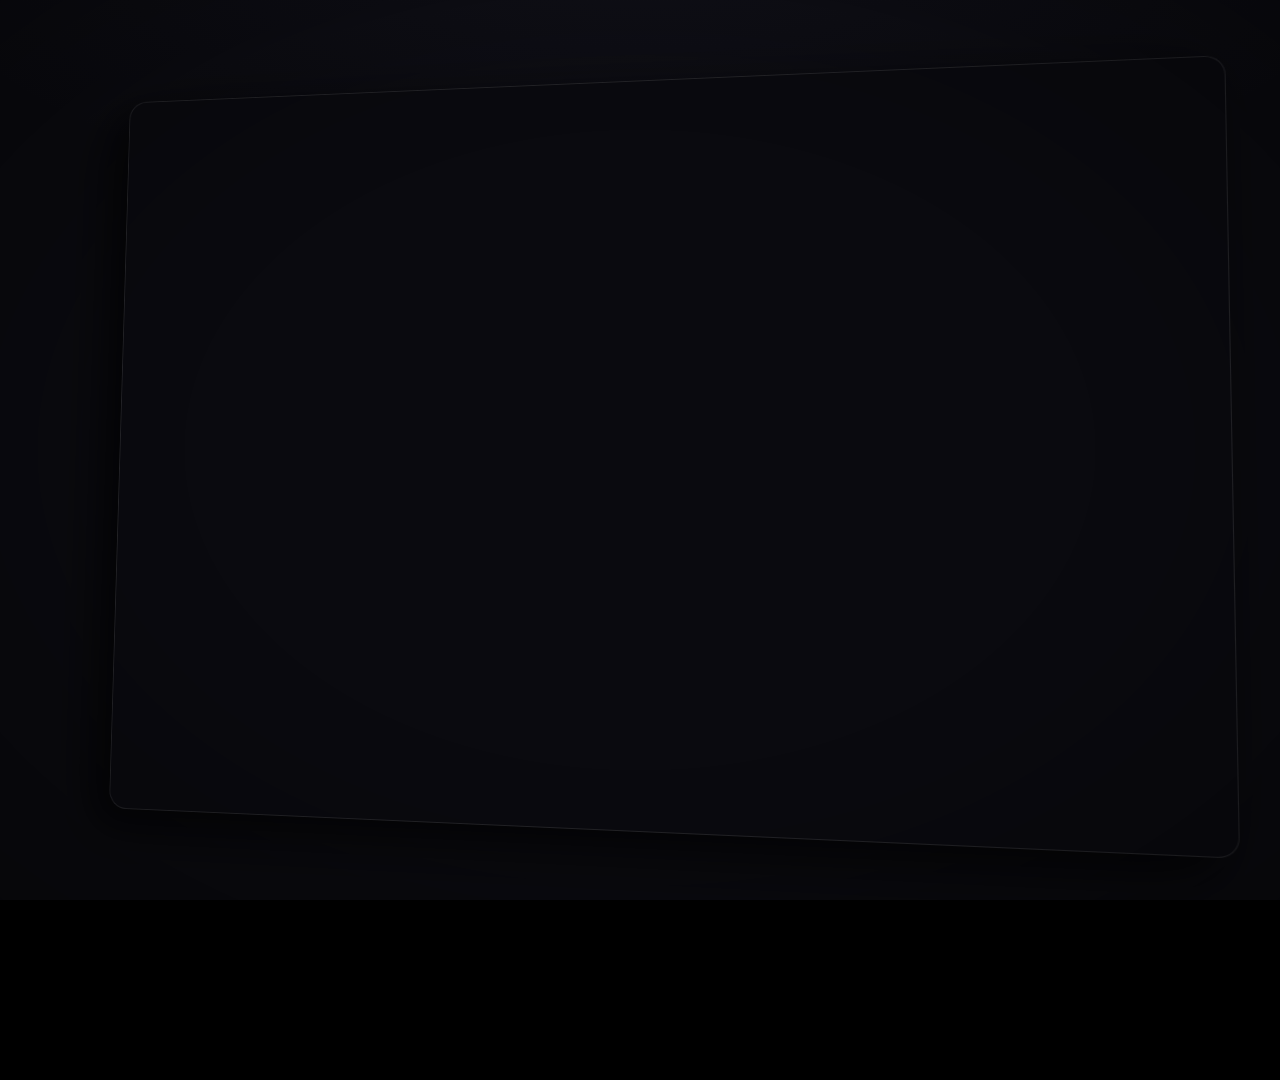
<file: .agents/skills/hyperframes-animation/examples/demo-page-scroll-spotlight.html>
<!doctype html>
<html lang="en">
  <head>
    <meta charset="UTF-8" />
    <meta name="viewport" content="width=1920, height=1080" />
    <title>Scene 04 — Contextual Product Showcase</title>

    <!--
      HyperFrames composition.tsx.

      Choreography (4 phases, 9 seconds total):
        0.00 – 0.80s   3D-tilted page card scales 0.95 → 1.0
                       Navbar / title / CTA fade in (staggered)
        0.12 – 2.80s   Title keywords glow synced to ASR words:
                         "1" "long" "video" "10" "viral" "clips"
        3.08 – 4.08s   Page content scrolls up 280 px (programmatic scroll feel)
                       Carousel section fades in + scales from 0.9
        3.58 – 8.84s   Main video pops forward in 3D (translateZ 80 px) + scales up
                       Radial spotlight dims the surroundings; decays at end
          (attack 0→1 then decay 1→REST_LEVEL). All visual effects (color,
          text-shadow, scale) derive from --glow via CSS calc()
        - Pop-target uses the same --glow pattern; translateZ + scale derived
        - Spotlight is a separate overlay with simple opacity tween
        - Video placeholders are colored divs (no asset files needed)
        - Tilt is static CSS, never tweened
    -->

    <script src="https://cdn.jsdelivr.net/npm/gsap@3.14.2/dist/gsap.min.js"></script>

    <style>
      :root {
        --page-bg: #0a0a0f;
        --text-primary: #ffffff;
        --text-secondary: #a1a1aa;
        --accent: #edcb50;
        --input-bg: #1a1a1f;
        --green: #22c55e;
      }
      * {
        margin: 0;
        padding: 0;
        box-sizing: border-box;
      }
      html,
      body {
        margin: 0;
        width: 1920px;
        height: 1080px;
        overflow: hidden;
        background: #000;
        font-family:
          "Inter",
          system-ui,
          -apple-system,
          sans-serif;
        color: var(--text-primary);
      }

      /* ============================================================
         BACKGROUND
         ============================================================ */
      .bg {
        position: absolute;
        inset: 0;
        background:
          radial-gradient(
            ellipse 100% 60% at 50% -10%,
            rgba(100, 100, 150, 0.08) 0%,
            transparent 60%
          ),
          var(--page-bg);
      }

      /* ============================================================
         3D PERSPECTIVE + TILTED CARD
         ============================================================ */
      .perspective-wrap {
        position: absolute;
        inset: 0;
        display: flex;
        align-items: center;
        justify-content: center;
        perspective: 1200px;
      }
      .page-card {
        width: 92%;
        height: 88%;
        background-color: var(--page-bg);
        border-radius: 20px;
        overflow: hidden;
        transform-style: preserve-3d;
        /* tilt + initial scale set by gsap.set() below so subsequent tweens preserve them */
        box-shadow:
          -30px 30px 60px rgba(0, 0, 0, 0.4),
          -15px 15px 30px rgba(0, 0, 0, 0.3),
          0 0 80px rgba(0, 0, 0, 0.2);
        border: 1px solid rgba(255, 255, 255, 0.1);
        position: relative;
      }

      /* ============================================================
         NAVBAR (sticks to top of card; NOT inside scroll content)
         ============================================================ */
      .page-navbar {
        position: absolute;
        top: 0;
        left: 0;
        right: 0;
        height: 72px;
        padding: 0 48px;
        display: flex;
        align-items: center;
        justify-content: space-between;
        z-index: 100;
        opacity: 0; /* GSAP fades in */
        background: linear-gradient(to bottom, rgba(10, 10, 15, 0.95), rgba(10, 10, 15, 0.6));
      }
      .nav-left {
        display: flex;
        align-items: center;
        gap: 10px;
      }
      .nav-logo {
        width: 32px;
        height: 32px;
        color: var(--text-primary);
      }
      .nav-brand {
        font-size: 20px;
        font-weight: 600;
        letter-spacing: -0.5px;
      }
      .nav-center {
        display: flex;
        align-items: center;
        gap: 28px;
      }
      .nav-item {
        font-size: 14px;
        font-weight: 500;
        color: var(--text-secondary);
        display: flex;
        align-items: center;
      }
      .nav-item .chev {
        margin-left: 4px;
        font-size: 10px;
      }
      .nav-tag {
        font-size: 10px;
        background: var(--green);
        color: #fff;
        padding: 2px 6px;
        border-radius: 4px;
        font-weight: 600;
        margin-right: 6px;
      }
      .nav-right {
        display: flex;
        align-items: center;
        gap: 12px;
      }
      .nav-signin {
        padding: 8px 16px;
        border: 1px solid rgba(255, 255, 255, 0.2);
        border-radius: 8px;
        color: var(--text-primary);
        font-size: 14px;
        font-weight: 500;
      }
      .nav-signup {
        padding: 8px 16px;
        background: var(--accent);
        border-radius: 8px;
        color: var(--page-bg);
        font-size: 14px;
        font-weight: 600;
      }

      /* ============================================================
         SCROLL CONTENT — GSAP tweens its y
         ============================================================ */
      .scroll-content {
        padding-top: 140px;
        padding-bottom: 60px;
        display: flex;
        flex-direction: column;
        align-items: center;
        will-change: transform;
      }

      /* ============================================================
         HERO SECTION
         ============================================================ */
      .hero {
        text-align: center;
        max-width: 1200px;
        width: 90%;
        opacity: 0; /* GSAP fades in */
      }
      .hero-eyebrow {
        font-size: 14px;
        color: var(--accent);
        text-transform: uppercase;
        letter-spacing: 2px;
        margin-bottom: 24px;
        font-weight: 600;
      }
      .hero-title {
        font-size: 64px;
        font-weight: 700;
        line-height: 1.1;
        letter-spacing: -1px;
      }
      .hero-sub {
        font-size: 20px;
        color: rgba(255, 255, 255, 0.6);
        margin-top: 24px;
        font-weight: 400;
        line-height: 1.5;
        max-width: 800px;
        margin-left: auto;
        margin-right: auto;
      }

      /* ============================================================
         KEYWORD GLOW — all derived from --glow CSS custom property
         ============================================================ */
      .kw {
        --glow: 0;
        display: inline-block;
        position: relative;
        z-index: 0;
        padding: 0 0.015em;
        color: rgb(
          calc(255 - var(--glow) * 18) calc(255 - var(--glow) * 30) calc(255 - var(--glow) * 150)
        );
        text-shadow:
          0 0 calc(var(--glow) * 10px) rgba(255, 235, 120, calc(var(--glow) * 0.95)),
          0 0 calc(var(--glow) * 24px) rgba(237, 203, 80, calc(var(--glow) * 0.78)),
          0 0 calc(var(--glow) * 44px) rgba(237, 203, 80, calc(var(--glow) * 0.38));
        transform: scale(calc(1 + var(--glow) * 0.035));
      }
      .kw::before {
        content: "";
        position: absolute;
        left: -0.025em;
        right: -0.025em;
        top: 0.08em;
        bottom: 0.05em;
        z-index: -1;
        border-radius: 0.16em;
        background: linear-gradient(
          90deg,
          rgba(237, 203, 80, 0.08),
          rgba(255, 222, 80, 0.72),
          rgba(237, 203, 80, 0.12)
        );
        opacity: calc(var(--glow) * 0.78);
        transform: scaleX(calc(0.72 + var(--glow) * 0.24)) skewX(-5deg);
        transform-origin: left center;
        box-shadow:
          0 0 calc(var(--glow) * 14px) rgba(237, 203, 80, calc(var(--glow) * 0.7)),
          0 0 calc(var(--glow) * 28px) rgba(237, 203, 80, calc(var(--glow) * 0.32));
      }

      /* ============================================================
         CTA INPUT ROW
         ============================================================ */
      .cta-row {
        display: flex;
        align-items: center;
        justify-content: center;
        gap: 16px;
        margin-top: 36px;
        opacity: 0; /* GSAP fades in */
      }
      .cta-input {
        display: flex;
        align-items: center;
        background: var(--input-bg);
        border-radius: 28px;
        padding: 6px 6px 6px 18px;
        gap: 12px;
      }
      .cta-link-icon {
        width: 16px;
        height: 16px;
        color: rgba(255, 255, 255, 0.4);
      }
      .cta-placeholder {
        font-size: 14px;
        color: rgba(255, 255, 255, 0.4);
        min-width: 130px;
      }
      .cta-button {
        padding: 12px 24px;
        background: #fff;
        border-radius: 22px;
        color: var(--page-bg);
        font-size: 14px;
        font-weight: 600;
      }
      .cta-or {
        color: rgba(255, 255, 255, 0.4);
        font-size: 14px;
      }
      .cta-upload {
        padding: 12px 24px;
        border: 1px solid rgba(255, 255, 255, 0.2);
        border-radius: 22px;
        color: var(--text-primary);
        font-size: 14px;
        font-weight: 500;
      }

      /* ============================================================
         VIDEO CAROUSEL (Phase 2 entry, Phase 4 pop-out)
         ============================================================ */
      .carousel-wrap {
        opacity: 0; /* GSAP fades in */
        transform: scale(0.9); /* GSAP scales to 1 */
        transform-origin: center top;
        margin-top: 48px;
        display: flex;
        justify-content: center;
        align-items: center;
        gap: 20px;
        width: 100%;
        max-width: 1400px;
        padding: 0 20px;
        perspective: 800px;
        transform-style: preserve-3d;
      }
      .carousel-arrow {
        width: 44px;
        height: 44px;
        border-radius: 50%;
        background: rgba(60, 60, 65, 0.8);
        display: flex;
        align-items: center;
        justify-content: center;
        color: #fff;
        flex-shrink: 0;
        font-size: 24px;
        font-weight: 300;
      }

      /* Main video — Phase 4 pop-out target */
      .carousel-main {
        --glow: 0;
        width: 720px;
        height: 420px;
        background: var(--input-bg);
        border-radius: 16px;
        position: relative;
        overflow: hidden;
        flex-shrink: 0;
        transform-style: preserve-3d;
        transform: translateZ(calc(var(--glow) * 80px)) scale(calc(1 + var(--glow) * 0.15));
        box-shadow:
          0 0 calc(var(--glow) * 25px) rgba(237, 203, 80, calc(var(--glow) * 0.7)),
          0 0 calc(var(--glow) * 50px) rgba(237, 203, 80, calc(var(--glow) * 0.4)),
          0 calc(20px + var(--glow) * 40px) calc(60px + var(--glow) * 40px)
            rgba(0, 0, 0, calc(0.6 + var(--glow) * 0.2));
        border: 3px solid rgba(237, 203, 80, calc(var(--glow) * 0.8));
        z-index: 200;
      }
      .carousel-main-placeholder {
        position: absolute;
        inset: 0;
        display: flex;
        align-items: center;
        justify-content: center;
        font-size: 28px;
        font-weight: 600;
        color: rgba(255, 255, 255, 0.5);
        background: linear-gradient(135deg, #1a2540 0%, #3d2a4f 50%, #4f1d2e 100%);
      }
      .carousel-main-placeholder span {
        background: rgba(0, 0, 0, 0.4);
        padding: 8px 20px;
        border-radius: 8px;
      }

      /* Side panel */
      .carousel-side {
        width: 420px;
        height: 280px;
        background: var(--input-bg);
        border-radius: 16px;
        position: relative;
        overflow: hidden;
        flex-shrink: 0;
      }
      .carousel-side-placeholder {
        position: absolute;
        inset: 0;
        background: linear-gradient(135deg, #2a3550 0%, #4a3a5a 100%);
        display: flex;
        align-items: center;
        justify-content: center;
        font-size: 18px;
        font-weight: 600;
        color: rgba(255, 255, 255, 0.5);
      }
      .presets-stack {
        position: absolute;
        top: 16px;
        right: 16px;
        display: flex;
        flex-direction: column;
        gap: 8px;
        z-index: 5;
      }
      .preset-label {
        padding: 8px 14px;
        background: rgba(255, 255, 255, 0.12);
        border-radius: 8px;
        color: rgba(255, 255, 255, 0.8);
        font-size: 12px;
        font-weight: 500;
      }
      .preset-tile {
        width: 44px;
        height: 44px;
        background: rgba(255, 255, 255, 0.08);
        border-radius: 8px;
        align-self: flex-end;
      }

      /* ============================================================
         SPOTLIGHT OVERLAY (above page card, dims surroundings)
         ============================================================ */
      .spotlight {
        position: absolute;
        inset: 0;
        background: radial-gradient(
          ellipse 850px 550px at 40% 60%,
          transparent 0%,
          transparent 50%,
          rgba(0, 0, 0, 0.65) 100%
        );
        pointer-events: none;
        opacity: 0; /* GSAP fades in during Phase 4 */
        z-index: 150;
      }

      /* ============================================================
         VIGNETTE
         ============================================================ */
      .vignette {
        position: absolute;
        inset: 0;
        background: radial-gradient(ellipse at center, transparent 50%, rgba(0, 0, 0, 0.3) 100%);
        pointer-events: none;
        z-index: 400;
      }
    </style>
  </head>
  <body>
    <div
      id="root"
      data-composition-id="main"
      data-start="0"
      data-duration="9"
      data-width="1920"
      data-height="1080"
    >
      <div class="bg"></div>

      <div class="perspective-wrap">
        <div
          class="page-card clip"
          data-start="0"
          data-duration="9"
          data-track-index="1"
          id="page-card"
        >
          <!-- Navbar (anchored to card top) -->
          <nav class="page-navbar" id="navbar">
            <div class="nav-left">
              <svg
                class="nav-logo"
                viewBox="0 0 24 24"
                fill="none"
                xmlns="http://www.w3.org/2000/svg"
                aria-hidden="true"
              >
                <path
                  fill="currentColor"
                  d="M11.954 3.817c-4.49 0-8.132 3.644-8.152 8.146v12H0V12C0 5.373 5.352 0 11.954 0s11.953 5.373 11.953 12-5.351 12-11.953 12a12 12 0 0 1-1.718-.123v-3.876q.831.181 1.718.182c4.502 0 8.152-3.663 8.152-8.183s-3.65-8.183-8.152-8.183"
                />
                <path
                  fill="currentColor"
                  d="M5.118 24V11.995c0-3.79 3.062-6.857 6.836-6.857 3.773 0 6.836 3.068 6.836 6.857s-3.063 6.857-6.836 6.857c-.594 0-1.17-.076-1.718-.218V14.5c.488.337 1.08.534 1.718.534a3.037 3.037 0 0 0 3.034-3.04 3.037 3.037 0 0 0-3.034-3.04 3.037 3.037 0 0 0-3.034 3.008V24z"
                />
              </svg>
              <span class="nav-brand">OpusClip</span>
            </div>
            <div class="nav-center">
              <span class="nav-item">Features<span class="chev">▾</span></span>
              <span class="nav-item">Solutions<span class="chev">▾</span></span>
              <span class="nav-item">Resources<span class="chev">▾</span></span>
              <span class="nav-item">Pricing</span>
              <span class="nav-item">For business<span class="chev">▾</span></span>
              <span class="nav-item"><span class="nav-tag">New</span>Agent Opus</span>
            </div>
            <div class="nav-right">
              <span class="nav-signin">Sign in</span>
              <span class="nav-signup">Sign up - It's FREE</span>
            </div>
          </nav>

          <!-- Scrollable content -->
          <div class="scroll-content" id="scroll-content">
            <div class="hero" id="hero">
              <div class="hero-eyebrow">#1 AI VIDEO CLIPPING TOOL</div>
              <h1 class="hero-title">
                <span class="kw" data-glow-start="0.12" data-glow-end="0.28">1</span>
                <span class="kw" data-glow-start="0.52" data-glow-end="0.72">long</span>
                <span class="kw" data-glow-start="0.78" data-glow-end="1.44">video,</span>
                <span class="kw" data-glow-start="1.48" data-glow-end="1.80">10</span>
                <span class="kw" data-glow-start="1.94" data-glow-end="2.22">viral</span>
                <span class="kw" data-glow-start="2.28" data-glow-end="2.80">clips.</span>
                <br />Create 10x faster.
              </h1>
              <p class="hero-sub">
                OpusClip turns long videos into shorts, and publishes them to all social platforms
                in one click.
              </p>
            </div>

            <div class="cta-row" id="cta-row">
              <div class="cta-input">
                <svg
                  class="cta-link-icon"
                  viewBox="0 0 24 24"
                  fill="none"
                  stroke="currentColor"
                  stroke-width="2"
                  stroke-linecap="round"
                  stroke-linejoin="round"
                  aria-hidden="true"
                >
                  <path d="M10 13a5 5 0 0 0 7.54.54l3-3a5 5 0 0 0-7.07-7.07l-1.72 1.71" />
                  <path d="M14 11a5 5 0 0 0-7.54-.54l-3 3a5 5 0 0 0 7.07 7.07l1.71-1.71" />
                </svg>
                <span class="cta-placeholder">Drop a video link</span>
                <div class="cta-button">Get free clips</div>
              </div>
              <span class="cta-or">or</span>
              <div class="cta-upload">Upload files</div>
            </div>

            <!-- Video carousel section -->
            <div class="carousel-wrap" id="carousel">
              <div class="carousel-arrow">‹</div>

              <div class="carousel-main pop-target" id="pop-target">
                <div class="carousel-main-placeholder">
                  <span>Hero animation</span>
                </div>
              </div>

              <div class="carousel-arrow">›</div>

              <div class="carousel-side">
                <div class="carousel-side-placeholder">Demo · reframe</div>
                <div class="presets-stack">
                  <div class="preset-label">Presets</div>
                  <div class="preset-tile"></div>
                  <div class="preset-tile"></div>
                  <div class="preset-tile"></div>
                  <div class="preset-tile"></div>
                </div>
              </div>
            </div>
          </div>
          <!-- /.scroll-content -->
        </div>
        <!-- /.page-card -->
      </div>
      <!-- /.perspective-wrap -->

      <div class="spotlight" id="spotlight"></div>
      <div class="vignette"></div>
    </div>

    <script>
      /* ================================================================
         TIMING — all in local seconds (scene starts at 0).
         ASR timestamps are direct from the source, with SCENE_START = 16
         subtracted to get local time.
         ================================================================ */
      const ASR = {
        // Phase 2 title keywords
        one: { start: 0.119, end: 0.279 },
        long: { start: 0.52, end: 0.719 },
        video: { start: 0.779, end: 1.44 },
        ten: { start: 1.479, end: 1.799 },
        viral: { start: 1.94, end: 2.219 },
        clips: { start: 2.279, end: 2.8 },
      };

      const TIMING = {
        // Phase 1: entry
        cardEntryStart: 0.0,
        cardEntryDur: 0.8,
        navbarFadeAt: 0.0,
        navbarFadeDur: 0.6,
        titleFadeAt: 0.17,
        titleFadeDur: 0.7,
        ctaFadeAt: 0.5,
        ctaFadeDur: 0.7,

        // Phase 2: keyword glows handled per-element via data attrs

        // Phase 3: scroll + carousel
        phase2StartAt: 3.08,
        scrollDur: 1.0,
        scrollDistance: 280,
        carouselFadeDur: 0.5,

        // Phase 4: pop-out + spotlight
        popStart: 3.58,
        popAttackDur: 0.67, // ramp 0 → 1
        popDecayDur: 0.33, // ramp 1 → 0.5 near end
        popEnd: 8.84,
        popRestLevel: 0.5,
      };

      const KEYWORD_REST_LEVEL = 0.14;
      const KEYWORD_SUSTAIN = 0.5; // seconds after ASR end before decay completes

      /* ================================================================
         TIMELINE
         ================================================================ */
      window.__timelines = window.__timelines || {};
      const tl = gsap.timeline({ paused: true });
      window.__timelines["main"] = tl;

      // Set the static 3D tilt + initial scale via GSAP so subsequent
      // scale tweens preserve the rotation aliases. (If we left
      // `transform: rotateY(...) rotateX(...) scale(0.95)` in CSS, a GSAP
      // tween touching only `scale` could overwrite the full matrix and
      // lose the rotation. Owning the transform state in GSAP avoids the
      // problem entirely.)
      gsap.set(".page-card", {
        rotationY: -8,
        rotationX: 3,
        scale: 0.95,
      });

      /* ----------------------------------------------------------------
         PHASE 1: Page card entry + navbar/title/CTA fade-in
         ---------------------------------------------------------------- */
      tl.to(
        ".page-card",
        { scale: 1.0, duration: TIMING.cardEntryDur, ease: "power2.out" },
        TIMING.cardEntryStart,
      );

      tl.fromTo(
        "#navbar",
        { opacity: 0 },
        { opacity: 1, duration: TIMING.navbarFadeDur, ease: "power2.out" },
        TIMING.navbarFadeAt,
      );

      tl.fromTo(
        "#hero",
        { opacity: 0 },
        { opacity: 1, duration: TIMING.titleFadeDur, ease: "power2.out" },
        TIMING.titleFadeAt,
      );

      tl.fromTo(
        "#cta-row",
        { opacity: 0 },
        { opacity: 1, duration: TIMING.ctaFadeDur, ease: "power2.out" },
        TIMING.ctaFadeAt,
      );

      /* ----------------------------------------------------------------
         PHASE 2: Keyword glows — two tweens per word.
         Attack (0 → 1) + decay (1 → REST_LEVEL). GSAP holds REST forever.
         ---------------------------------------------------------------- */
      document.querySelectorAll(".kw").forEach((kw) => {
        const start = Number(kw.dataset.glowStart);
        const end = Number(kw.dataset.glowEnd);
        const peak = start + (end - start) / 2;
        const restAt = end + KEYWORD_SUSTAIN;

        tl.fromTo(
          kw,
          { "--glow": 0 },
          { "--glow": 1.18, duration: peak - start, ease: "power2.out" },
          start,
        );

        tl.to(
          kw,
          { "--glow": KEYWORD_REST_LEVEL, duration: restAt - peak, ease: "power2.out" },
          peak,
        );
      });

      /* ----------------------------------------------------------------
         PHASE 3: Scroll + carousel entry
         ---------------------------------------------------------------- */
      tl.fromTo(
        "#scroll-content",
        { y: 0 },
        { y: -TIMING.scrollDistance, duration: TIMING.scrollDur, ease: "power2.inOut" },
        TIMING.phase2StartAt,
      );

      tl.fromTo(
        "#carousel",
        { opacity: 0, scale: 0.9 },
        { opacity: 1, scale: 1.0, duration: TIMING.carouselFadeDur, ease: "power2.out" },
        TIMING.phase2StartAt,
      );

      /* ----------------------------------------------------------------
         PHASE 4: Pop-out (driven by --glow on .carousel-main) + spotlight
         ---------------------------------------------------------------- */
      // Attack the pop-out glow.
      tl.fromTo(
        "#pop-target",
        { "--glow": 0 },
        { "--glow": 1, duration: TIMING.popAttackDur, ease: "power2.out" },
        TIMING.popStart,
      );

      // Decay at the end of the scene (mirrors original phase2End-10 / phase2End ramp).
      tl.to(
        "#pop-target",
        { "--glow": TIMING.popRestLevel, duration: TIMING.popDecayDur, ease: "power2.out" },
        TIMING.popEnd - TIMING.popDecayDur,
      );

      // Spotlight fades in alongside the pop attack, decays with the pop.
      tl.fromTo(
        "#spotlight",
        { opacity: 0 },
        { opacity: 1, duration: 0.5, ease: "power2.out" },
        TIMING.popStart,
      );

      tl.to(
        "#spotlight",
        { opacity: TIMING.popRestLevel, duration: TIMING.popDecayDur, ease: "power2.out" },
        TIMING.popEnd - TIMING.popDecayDur,
      );
    </script>
  </body>
</html>
</file>
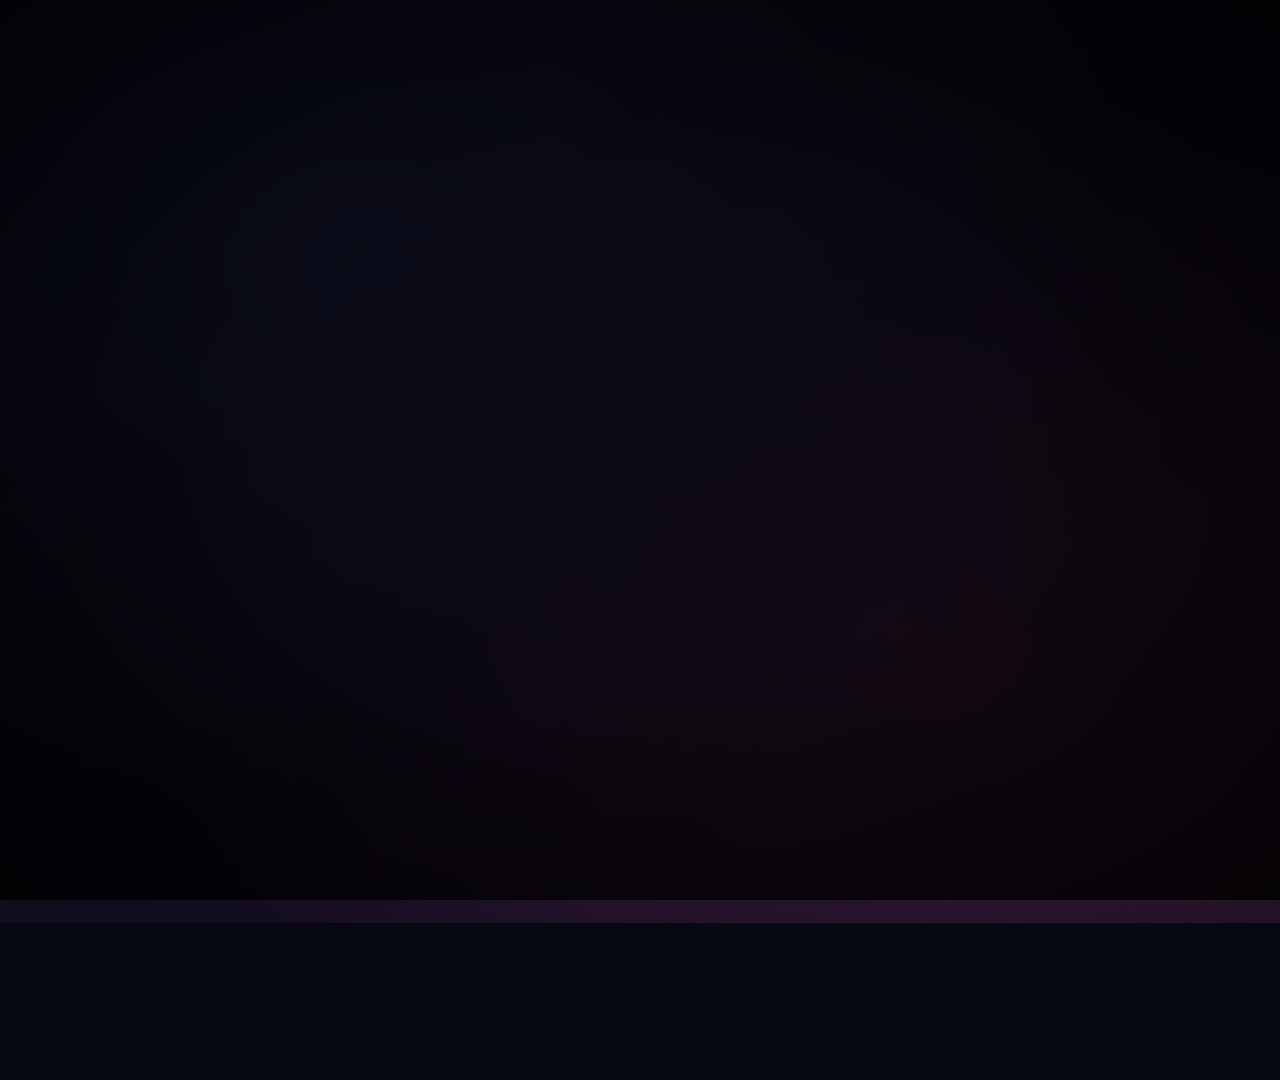
<file: .agents/skills/hyperframes-animation/examples/hook-counter-burst.html>
<!doctype html>
<html lang="en">
  <head>
    <meta charset="UTF-8" />
    <meta name="viewport" content="width=1920, height=1080" />
    <title>Scene 01 — Counting Icon Burst</title>

    <!--
      HyperFrames composition.tsx.

      Choreography (4 phases, 3.5 seconds total):
        0.00 – 0.17s   Background visible with dark overlay; nothing else
        0.17 – 0.57s   Four enriched icons enter staggered, clustered at startOffset 0.4
                       (clock 0.17s · scissors 0.30s · video 0.43s · play 0.57s)
        0.47 – 1.47s   Counter "0 → 90" with growing font size (0.20W → 0.42W);
                       icons expand outward from 40% to 100% position
        0.50 – 2.33s   Camera focus phase: scale 0.92 → 1.0
        2.33 – 3.50s   Camera push phase: scale 1.0 → 1.08
        1.27s          Percent symbol pops in with own spring

      Continuous motion (running from t=0, gated by icon visibility):
        Clock minute hand: linear rotation 420° over 3.5s
        Scissors: ±15° sine oscillation, period ~1.7s
        Cutting line: stroke-dashoffset drifts -200 over 3.5s
        Video record dot: opacity + scale phase-offset sine pulses
        Play triangle: scale pulse ±8%, period ~2.6s
          ease + duration (no shared driver needed, just identical timing)
        - Counter text + number scale are emitted as seek-safe timeline keyframes
        - Background: local Pexels MP4 plus dark overlay
        - Per-icon entry uses GSAP fromTo on a nested .icon-entry wrapper
          so it never overwrites the .icon-pos expansion tween
    -->

    <script src="https://cdn.jsdelivr.net/npm/gsap@3.14.2/dist/gsap.min.js"></script>

    <style>
      :root {
        --bg-dark: #060812;
        --text-primary: #ffffff;
        --accent-yellow: #edcb50;
        --record-red: #ef4444;
      }
      * {
        margin: 0;
        padding: 0;
        box-sizing: border-box;
      }
      html,
      body {
        margin: 0;
        width: 1920px;
        height: 1080px;
        overflow: hidden;
        background: var(--bg-dark);
        font-family:
          "Inter",
          system-ui,
          -apple-system,
          sans-serif;
        color: var(--text-primary);
      }

      /* ============================================================
         BACKGROUND (static gradient)
         ============================================================ */
      .bg {
        position: absolute;
        inset: 0;
        transform-origin: center center;
        will-change: transform;
        background:
          radial-gradient(ellipse at 30% 30%, rgba(80, 100, 200, 0.25), transparent 60%),
          radial-gradient(ellipse at 70% 70%, rgba(180, 80, 150, 0.2), transparent 60%),
          linear-gradient(135deg, #0a0d1f 0%, #1a0d20 100%);
      }
      .bg-overlay {
        position: absolute;
        inset: 0;
        background: rgba(0, 0, 0, 0.66);
      }

      /* ============================================================
         CAMERA WRAPPER (GSAP-managed scale phases)
         ============================================================ */
      .camera {
        position: absolute;
        inset: 0;
        transform-origin: center center;
        will-change: transform;
      }

      /* ============================================================
         ICONS — two nested wrappers per icon.
         .icon-pos is positioned at TARGET; GSAP x/y shifts toward center.
         .icon-entry tweens scale/opacity/rotation.
         ============================================================ */
      .icons-stage {
        position: absolute;
        inset: 0;
      }
      .icon-pos {
        position: absolute;
        width: 180px;
        height: 180px;
        will-change: transform;
      }
      .icon-entry {
        width: 100%;
        height: 100%;
        display: flex;
        align-items: center;
        justify-content: center;
        will-change: transform, opacity;
        /* initial scale(0) + opacity(0) set by GSAP fromTo */
      }
      .icon-svg {
        width: 100%;
        height: 100%;
        display: block;
      }

      /* SVG inner elements — class hooks for GSAP tweens */
      .clock-hand-min {
        transform-box: view-box;
      }
      .scissor-upper,
      .scissor-lower {
        transform-origin: 12px 12px;
      }
      .play-tri {
        transform-origin: 12px 12px;
      }
      .record-dot {
        transform-origin: 19px 8px;
      }
      .play-ring {
        transform-origin: 12px 12px;
        transform: rotate(-90deg);
      }

      /* ============================================================
         COUNTER (absolute center, 3D entry)
         ============================================================ */
      .counter-stage {
        position: absolute;
        inset: 0;
        display: flex;
        align-items: center;
        justify-content: center;
        perspective: 2000px;
        perspective-origin: center center;
      }
      .counter-3d {
        display: flex;
        align-items: baseline;
        justify-content: center;
        transform-style: preserve-3d;
        will-change: transform, opacity;
        opacity: 0; /* GSAP entry fades in */
      }
      .counter-number {
        font-size: 806px; /* W × 0.42 — final size, GSAP scales from 0.20W */
        font-weight: 900;
        letter-spacing: -0.04em;
        line-height: 0.9;
        font-variant-numeric: tabular-nums; /* prevents 1→2 digit jitter */
        color: var(--text-primary);
        display: inline-block;
        transform-origin: center bottom;
        will-change: transform;
      }
      .counter-percent {
        font-size: 269px; /* W × 0.14 */
        font-weight: 700;
        letter-spacing: -0.02em;
        color: var(--accent-yellow);
        margin-left: 16px;
        display: inline-block;
        will-change: transform, opacity;
        opacity: 0; /* GSAP entry tweens in later */
      }

      /* ============================================================
         VIGNETTE
         ============================================================ */
      .vignette {
        position: absolute;
        inset: 0;
        background: radial-gradient(ellipse at center, transparent 50%, rgba(0, 0, 0, 0.5) 100%);
        pointer-events: none;
        z-index: 400;
      }
    </style>
  </head>
  <body>
    <div
      id="root"
      data-composition-id="main"
      data-start="0"
      data-duration="3.5"
      data-width="1920"
      data-height="1080"
    >
      <div class="bg"></div>
      <div class="bg-overlay"></div>

      <div
        class="camera clip"
        data-start="0"
        data-duration="3.5"
        data-track-index="1"
        id="camera-stage"
      >
        <div class="icons-stage">
          <!-- Clock -->
          <div class="icon-pos clock-pos" id="clock-pos">
            <div class="icon-entry clock-entry">
              <svg
                class="icon-svg"
                viewBox="0 0 24 24"
                xmlns="http://www.w3.org/2000/svg"
                aria-hidden="true"
              >
                <circle
                  class="clock-ring"
                  cx="12"
                  cy="12"
                  r="9"
                  fill="none"
                  stroke="white"
                  stroke-width="2"
                  stroke-dasharray="56.5"
                  stroke-dashoffset="56.5"
                />
                <line
                  x1="12"
                  y1="12"
                  x2="12"
                  y2="8"
                  stroke="white"
                  stroke-width="2"
                  stroke-linecap="round"
                />
                <line
                  class="clock-hand-min"
                  x1="12"
                  y1="12"
                  x2="12"
                  y2="6"
                  stroke="#edcb50"
                  stroke-width="2"
                  stroke-linecap="round"
                />
                <circle cx="12" cy="12" r="1.5" fill="#edcb50" />
              </svg>
            </div>
          </div>

          <!-- Scissors -->
          <div class="icon-pos scissors-pos" id="scissors-pos">
            <div class="icon-entry scissors-entry">
              <svg
                class="icon-svg"
                viewBox="0 0 24 24"
                xmlns="http://www.w3.org/2000/svg"
                aria-hidden="true"
              >
                <g class="scissor-upper">
                  <path
                    d="M12 10.5L4.5 3L6.5 3L14 10.5"
                    stroke="white"
                    stroke-width="2"
                    stroke-linecap="round"
                    fill="none"
                  />
                  <circle cx="6" cy="6" r="2.5" fill="none" stroke="white" stroke-width="1.5" />
                </g>
                <g class="scissor-lower">
                  <path
                    d="M12 13.5L4.5 21L6.5 21L14 13.5"
                    stroke="white"
                    stroke-width="2"
                    stroke-linecap="round"
                    fill="none"
                  />
                  <circle cx="6" cy="18" r="2.5" fill="none" stroke="white" stroke-width="1.5" />
                </g>
                <line
                  class="cutting-line"
                  x1="14"
                  y1="12"
                  x2="20"
                  y2="12"
                  stroke="#edcb50"
                  stroke-width="2"
                  stroke-linecap="round"
                  stroke-dasharray="4 2"
                />
              </svg>
            </div>
          </div>

          <!-- Video -->
          <div class="icon-pos video-pos" id="video-pos">
            <div class="icon-entry video-entry">
              <svg
                class="icon-svg"
                viewBox="0 0 24 24"
                xmlns="http://www.w3.org/2000/svg"
                aria-hidden="true"
              >
                <rect
                  class="video-frame"
                  x="3"
                  y="5"
                  width="14"
                  height="14"
                  rx="2"
                  stroke="white"
                  stroke-width="2"
                  fill="none"
                  stroke-dasharray="56"
                  stroke-dashoffset="56"
                />
                <path d="M8 9L13 12L8 15V9Z" fill="white" />
                <circle class="record-dot" cx="19" cy="8" r="2.5" fill="#ef4444" />
              </svg>
            </div>
          </div>

          <!-- Play -->
          <div class="icon-pos play-pos" id="play-pos">
            <div class="icon-entry play-entry">
              <svg
                class="icon-svg"
                viewBox="0 0 24 24"
                xmlns="http://www.w3.org/2000/svg"
                aria-hidden="true"
              >
                <circle
                  class="play-ring"
                  cx="12"
                  cy="12"
                  r="9"
                  fill="none"
                  stroke="white"
                  stroke-width="2"
                  stroke-dasharray="56.5"
                  stroke-dashoffset="56.5"
                />
                <circle cx="12" cy="12" r="7" fill="rgba(255,255,255,0.05)" />
                <path class="play-tri" d="M10 8L16 12L10 16V8Z" fill="#edcb50" />
              </svg>
            </div>
          </div>
        </div>
        <!-- /.icons-stage -->

        <div class="counter-stage">
          <div class="counter-3d" id="counter-3d">
            <span class="counter-number" id="counter-number">0</span
            ><span class="counter-percent" id="counter-percent">%</span>
          </div>
        </div>
      </div>
      <!-- /.camera -->

      <div class="vignette"></div>
    </div>

    <script>
      /* ================================================================
         CONSTANTS
         ================================================================ */
      const W = 1920,
        H = 1080;
      const ICON_SIZE = 180;
      const CENTER_X = W / 2 - ICON_SIZE / 2; // 870
      const CENTER_Y = H / 2 - ICON_SIZE / 2; // 450

      const TIMING = {
        // Phase 2 — icon entries (staggered)
        clockEntryAt: 0.17,
        scissorsEntryAt: 0.3,
        videoEntryAt: 0.43,
        playEntryAt: 0.57,
        entryDur: 0.55,

        // Phase 3 — count + expansion (shared start, dur, ease)
        countAt: 0.47,
        countDur: 1.0,
        startOffset: 0.4,

        // Counter 3D entry (slightly earlier than count starts)
        counterEntryAt: 0.27,
        counterEntryDur: 0.7,

        // Percent symbol entry
        percentEntryAt: 1.27,
        percentEntryDur: 0.55,

        // Phase 4 — camera
        cameraFocusAt: 0.5,
        cameraFocusDur: 1.83,
        cameraPushAt: 2.33,
        cameraPushDur: 1.17,
      };

      const ICONS = [
        {
          name: "clock",
          sel: "#clock-pos",
          targetX: W * 0.06,
          targetY: H * 0.18,
          delay: TIMING.clockEntryAt,
          entryRotation: -180,
          entryEase: "back.out(1.5)",
        },
        {
          name: "scissors",
          sel: "#scissors-pos",
          targetX: W * 0.85,
          targetY: H * 0.2,
          delay: TIMING.scissorsEntryAt,
          entryRotation: 0,
          entryEase: "back.out(1.5)",
        },
        {
          name: "video",
          sel: "#video-pos",
          targetX: W * 0.04,
          targetY: H * 0.68,
          delay: TIMING.videoEntryAt,
          entryRotation: 0,
          entryEase: "back.out(1.4)",
        },
        {
          name: "play",
          sel: "#play-pos",
          targetX: W * 0.88,
          targetY: H * 0.65,
          delay: TIMING.playEntryAt,
          entryRotation: 90,
          entryEase: "back.out(1.5)",
        },
      ];

      /* ================================================================
         SET ICON TARGET POSITIONS + INITIAL EXPANSION OFFSETS
         ================================================================ */
      ICONS.forEach(({ sel, targetX, targetY }) => {
        const el = document.querySelector(sel);
        el.style.left = targetX + "px";
        el.style.top = targetY + "px";

        // Initial offset for START_OFFSET = 0.4:
        // position = target + (center - target) * (1 - 0.4) = target + 0.6 * (center - target)
        const offsetX = (CENTER_X - targetX) * (1 - TIMING.startOffset);
        const offsetY = (CENTER_Y - targetY) * (1 - TIMING.startOffset);
        gsap.set(el, { x: offsetX, y: offsetY });
      });

      /* Set initial entry state on each .icon-entry */
      ICONS.forEach(({ name, entryRotation }) => {
        gsap.set(`.${name}-entry`, {
          scale: 0,
          opacity: 0,
          rotation: entryRotation,
        });
      });

      /* Set initial background and camera scale + subtle pan baseline */
      gsap.set(".bg", { scale: 1.05 });
      gsap.set(".camera", { scale: 0.92, x: 0, y: 2 });
      gsap.set("#counter-number", { scale: 0.2 / 0.42 });

      /* ================================================================
         TIMELINE
         ================================================================ */
      window.__timelines = window.__timelines || {};
      const tl = gsap.timeline({ paused: true });
      window.__timelines["main"] = tl;

      tl.to(
        ".bg",
        {
          scale: 1.07,
          x: 6,
          y: -4,
          duration: 3.5,
          ease: "sine.inOut",
        },
        0,
      );

      /* ----------------------------------------------------------------
         PHASE 2: Icon entries (staggered)
         ---------------------------------------------------------------- */
      ICONS.forEach(({ name, delay, entryEase }) => {
        // Scale + opacity + rotation entry
        tl.to(
          `.${name}-entry`,
          {
            scale: 1,
            opacity: 0.85,
            rotation: 0,
            duration: TIMING.entryDur,
            ease: entryEase,
          },
          delay,
        );
      });

      // Stroke-draw the outline circles/rect on clock, video, and play during their entries
      tl.to(
        ".clock-ring",
        {
          attr: { "stroke-dashoffset": 0 },
          duration: TIMING.entryDur,
          ease: "power2.out",
        },
        TIMING.clockEntryAt,
      );

      tl.to(
        ".video-frame",
        {
          attr: { "stroke-dashoffset": 0 },
          duration: TIMING.entryDur,
          ease: "power2.out",
        },
        TIMING.videoEntryAt,
      );

      tl.to(
        ".play-ring",
        {
          attr: { "stroke-dashoffset": 0 },
          duration: TIMING.entryDur,
          ease: "power2.out",
        },
        TIMING.playEntryAt,
      );

      /* ----------------------------------------------------------------
         PHASE 3: Counter (with 3D entry) + expansion
         ---------------------------------------------------------------- */
      // Counter 3D entry — translateZ + rotateY + scale + opacity, in parallel.
      tl.fromTo(
        "#counter-3d",
        { rotationY: 10, scale: 0.7, z: -300, opacity: 0 },
        {
          rotationY: 0,
          scale: 1.0,
          z: 0,
          opacity: 1,
          duration: TIMING.counterEntryDur,
          ease: "power3.out",
        },
        TIMING.counterEntryAt,
      );

      // Counter number + apparent size. Use discrete frame keyframes so
      // HyperFrames can seek directly to any sampled time.
      const counterEl = document.querySelector("#counter-number");
      const COUNT_STEPS = 30;
      const COUNT_START_SCALE = 0.2 / 0.42;

      for (let i = 0; i <= COUNT_STEPS; i += 1) {
        const p = i / COUNT_STEPS;
        const eased = 1 - Math.pow(1 - p, 2.5);
        const number = Math.round(eased * 90);
        const scale = COUNT_START_SCALE + eased * (1 - COUNT_START_SCALE);

        tl.set(
          counterEl,
          {
            textContent: String(number),
            scale,
          },
          TIMING.countAt + p * TIMING.countDur,
        );
      }

      // Percent symbol enters later with its own spring.
      tl.fromTo(
        "#counter-percent",
        { x: 60, rotation: 20, scale: 0.4, opacity: 0 },
        {
          x: 0,
          rotation: 0,
          scale: 1.0,
          opacity: 1,
          duration: TIMING.percentEntryDur,
          ease: "back.out(1.4)",
        },
        TIMING.percentEntryAt,
      );

      // Icon expansion — per-icon, same start/dur/ease as counter for lock-step sync.
      ICONS.forEach(({ sel }) => {
        tl.to(
          sel,
          {
            x: 0,
            y: 0,
            duration: TIMING.countDur,
            ease: "power2.out",
          },
          TIMING.countAt,
        );
      });

      /* ----------------------------------------------------------------
         PHASE 4: Multi-phase camera
         ---------------------------------------------------------------- */
      tl.to(
        ".camera",
        {
          scale: 1.0,
          duration: TIMING.cameraFocusDur,
          ease: "power2.out",
        },
        TIMING.cameraFocusAt,
      );

      tl.to(
        ".camera",
        {
          scale: 1.08,
          duration: TIMING.cameraPushDur,
          ease: "power2.out",
        },
        TIMING.cameraPushAt,
      );

      // Subtle deterministic pan from the the source camera micro-movement.
      tl.to(
        ".camera",
        {
          x: 3,
          y: 1.6,
          duration: 3.5,
          ease: "sine.inOut",
        },
        0,
      );

      /* ----------------------------------------------------------------
         CONTINUOUS INTERNAL SVG MOTION
         All four icons' inner animations are derived from tl.time() in
         a single shared onUpdate. Cheaper than 4-5 separate onUpdates,
         easier to inspect.
         ---------------------------------------------------------------- */
      const SCISSOR_SPEED = 0.12 * 30; // = 3.6 rad/sec (sin freq)
      const SCISSOR_AMP = 15;
      const REC_OPACITY_SPEED = 0.15 * 30; // = 4.5 rad/sec
      const REC_SCALE_SPEED = 0.1 * 30; // = 3.0 rad/sec
      const REC_OPACITY_AMP = 0.3;
      const REC_OPACITY_BASE = 0.7;
      const REC_SCALE_AMP = 0.15;
      const PLAY_PULSE_SPEED = 0.08 * 30; // = 2.4 rad/sec
      const PLAY_PULSE_AMP = 0.08;
      const CUTTING_FLOW_SPEED = 0.5 * 30; // = 15 units/sec (for stroke-dashoffset)

      const scissorUpper = document.querySelector(".scissor-upper");
      const scissorLower = document.querySelector(".scissor-lower");
      const recordDot = document.querySelector(".record-dot");
      const playTri = document.querySelector(".play-tri");
      const cuttingLine = document.querySelector(".cutting-line");

      tl.to(
        { tick: 0 },
        {
          tick: 1,
          duration: 3.5,
          ease: "none",
          onUpdate: function () {
            const t = tl.time();

            // Scissors — symmetric oscillation, anchored to scissors delay
            const sciT = t - TIMING.scissorsEntryAt;
            const sciAngle = sciT > 0 ? Math.sin(sciT * SCISSOR_SPEED) * SCISSOR_AMP : 0;
            gsap.set(scissorUpper, { rotation: sciAngle });
            gsap.set(scissorLower, { rotation: -sciAngle });

            // Cutting line — linear dash flow (negative = leftward drift)
            const cutT = t - TIMING.scissorsEntryAt;
            if (cutT > 0) {
              gsap.set(cuttingLine, {
                attr: { "stroke-dashoffset": -cutT * CUTTING_FLOW_SPEED },
              });
            }

            // Record dot — phase-offset opacity and scale
            const recT = t - TIMING.videoEntryAt;
            if (recT > 0) {
              const recOpacity =
                Math.sin(recT * REC_OPACITY_SPEED) * REC_OPACITY_AMP + REC_OPACITY_BASE;
              const recScale = 1 + Math.sin(recT * REC_SCALE_SPEED) * REC_SCALE_AMP;
              gsap.set(recordDot, { opacity: recOpacity, scale: recScale });
            }

            // Play triangle — gentle scale pulse
            const playT = t - TIMING.playEntryAt;
            if (playT > 0) {
              const playScale = 1 + Math.sin(playT * PLAY_PULSE_SPEED) * PLAY_PULSE_AMP;
              gsap.set(playTri, { scale: playScale });
            }
          },
        },
        0,
      );

      /* Clock minute hand — linear rotation, anchored to clock entry */
      tl.fromTo(
        ".clock-hand-min",
        { rotation: 0, svgOrigin: "12 12" },
        {
          rotation: 420, // 120 deg/sec × 3.5s, scaled for visible motion
          svgOrigin: "12 12",
          duration: 3.5 - TIMING.clockEntryAt,
          ease: "none",
        },
        TIMING.clockEntryAt,
      );
    </script>
  </body>
</html>
</file>
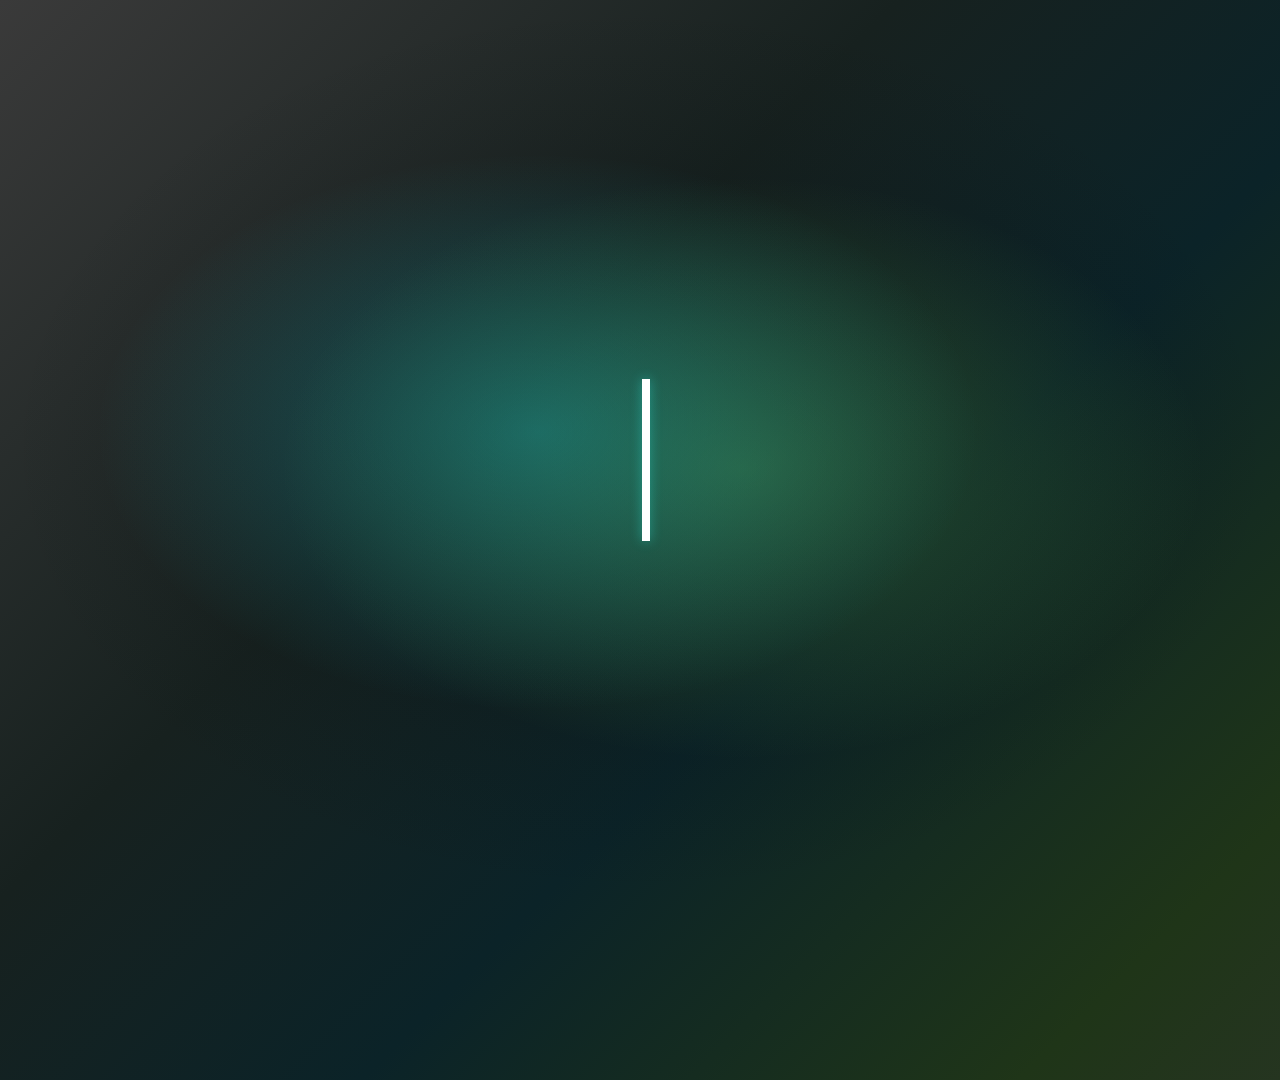
<file: .agents/skills/hyperframes-animation/examples/messaging-multi-phrase.html>
<!doctype html>
<html lang="en">
  <head>
    <meta charset="UTF-8" />
    <meta name="viewport" content="width=1920, height=1080" />
    <title>Scene — HyperFrames Messaging Multi-Phrase</title>

    <!--
      Blueprint: messaging-multi-phrase (HyperFrames preview)
      HyperFrames-native version of the scene-9-multi-phrase concept.

      Choreography (3 phrases, ~7.5 seconds total, content-driven duration):

        Phrase 1 [0.00 – 3.86 s]
          "With an AI assistant " (21 chars × 0.083 s = 1.75 s)
        + "you can trust"          (13 chars × 0.083 s = 1.08 s, accent pink)
        + hold 1.00 s
        → total 1.75 + 1.08 + 1.00 ≈ 3.83 s (computed by JS)

        Phrase 2 [3.86 – 5.27 s]
          "Instant " (8 chars × 0.083 s = 0.67 s)
        + "insights" (8 chars × 0.083 s = 0.67 s, accent pink)
        + hold 1.00 s
        → total 0.67 + 0.67 + 1.00 ≈ 2.33 s, but starts at 3.86 → endTime ≈ 6.18 s

        Phrase 3 [6.18 – 9.45 s]
          "Endless "      (8 chars × 0.083 = 0.67 s)
        + "possibilities" (13 chars × 0.083 = 1.08 s, accent pink)
        + hold 2.00 s     (longer — closing beat)
        → total 0.67 + 1.08 + 2.00 ≈ 3.75 s, but starts at 6.18 → endTime ≈ 9.93 s

        Continuous: cursor blink (square wave via `tl.time() % 1.0`)
          color, cursor blink. No per-phrase tweens.
        - No conditional DOM — phrase container exists from t=0 with empty text;
          onUpdate overwrites textContent in-place at each frame.
        - TIMELINE is a plain const computed once at script load (no useMemo).
        - Frames become seconds: charSpeed 2.5 frames → 0.083 s; hold 30 frames → 1.0 s.
        - Cursor blink: `(t % BLINK_CYCLE) < BLINK_CYCLE / 2 ? 1 : 0` inside the same
          onUpdate, not a separate component with `useCurrentFrame`.
        - textContent !== visible guard skips redundant DOM writes during hold windows.
    -->

    <script src="https://cdn.jsdelivr.net/npm/gsap@3.14.2/dist/gsap.min.js"></script>

    <style>
      :root {
        --text-primary: #ffffff;
        --text-accent: #32fff6;
        --text-accent-2: #a3ff7a;
        --bg: linear-gradient(
          135deg,
          #3a3a3a 0%,
          #17211f 30%,
          #0b2328 48%,
          #1f3518 70%,
          #343434 100%
        );
      }
      * {
        margin: 0;
        padding: 0;
        box-sizing: border-box;
      }
      html,
      body {
        margin: 0;
        width: 1920px;
        height: 1080px;
        overflow: hidden;
        background: var(--bg);
        font-family:
          "Inter",
          -apple-system,
          BlinkMacSystemFont,
          "Segoe UI",
          Roboto,
          sans-serif;
        color: var(--text-primary);
        -webkit-font-smoothing: antialiased;
        text-rendering: geometricPrecision;
      }

      .stage {
        position: absolute;
        inset: 0;
        display: flex;
        align-items: center;
        justify-content: center;
      }

      /* ============================================================
         PHRASE STAGE — one shared line with three inline children:
           .phrase-main   primary-color portion
           .phrase-accent accent-color portion
           .phrase-cursor block cursor (color overridden per-frame)
         `white-space: pre` keeps the trailing space in textMain so the
         accent doesn't merge with the lead-in.
         ============================================================ */
      .phrase-stage {
        position: absolute;
        inset: 0;
        width: 100%;
        display: flex;
        align-items: center;
        justify-content: center;
        font-size: 150px;
        font-weight: 800;
        line-height: 1;
        letter-spacing: 0;
        white-space: pre;
        text-align: center;
        text-shadow: 0 0 10px rgba(255, 255, 255, 0.16);
      }
      .phrase-main {
        color: var(--text-primary);
      }
      .phrase-accent {
        color: var(--text-accent);
        text-shadow: 0 0 12px rgba(50, 255, 246, 0.28);
      }
      .phrase-cursor {
        display: inline-block;
        flex: 0 0 auto;
        width: 8px;
        height: 162px; /* ≈ 1.08 × fontSize */
        background: var(--text-primary);
        margin-left: 12px;
        vertical-align: middle;
        transform: translateY(10px); /* baseline alignment */
        will-change: opacity, background-color;
        box-shadow: 0 0 12px rgba(50, 255, 246, 0.36);
      }

      /* ============================================================
         BACKGROUND TINT — subtle radial glow so pure black doesn't
         feel sterile. Drops to ~rgb(8,8,12) at corners.
         ============================================================ */
      .bg-tint {
        position: absolute;
        inset: 0;
        background:
          radial-gradient(ellipse at 42% 48%, rgba(24, 217, 232, 0.32), transparent 42%),
          radial-gradient(ellipse at 58% 52%, rgba(123, 234, 90, 0.26), transparent 44%),
          radial-gradient(ellipse at 50% 50%, rgba(8, 16, 18, 0.42), transparent 70%);
        pointer-events: none;
      }
    </style>
  </head>
  <body>
    <div
      id="root"
      data-composition-id="main"
      data-start="0"
      data-duration="7.5"
      data-width="1920"
      data-height="1080"
    >
      <div
        id="multi-phrase-scene"
        class="stage clip"
        data-start="0"
        data-duration="7.5"
        data-track-index="1"
      >
        <div class="bg-tint"></div>
        <div class="phrase-stage">
          <span class="phrase-main"></span><span class="phrase-accent"></span
          ><span class="phrase-cursor"></span>
        </div>
      </div>
    </div>

    <script>
      window.__timelines = window.__timelines || {};
      const tl = gsap.timeline({ paused: true });

      /* ============================================================
         SCRIPT — content + per-phrase timing config.
         Change SCRIPT and the timeline reshapes itself.
         ============================================================ */
      const SCRIPT = [
        {
          textMain: "Build video with ",
          textAccent: "HTML",
          charSpeed: 0.083, // seconds per character (= 2.5 frames @ 30 fps)
          hold: 1.0,
        },
        {
          textMain: "Seek ",
          textAccent: "any frame",
          charSpeed: 0.083,
          hold: 1.0,
        },
        {
          textMain: "Render to ",
          textAccent: "MP4",
          charSpeed: 0.083,
          hold: 2.0, // longer closing beat
        },
      ];

      /* ============================================================
         TIMELINE — flat reduce, computed once.
         Each entry gains absolute startTime + endTime in seconds.
         ============================================================ */
      let acc = 0;
      const TIMELINE = SCRIPT.map((item) => {
        const totalChars = item.textMain.length + item.textAccent.length;
        const typingDuration = totalChars * item.charSpeed;
        const totalDuration = typingDuration + item.hold;
        const start = acc;
        const end = start + totalDuration;
        acc = end;
        return Object.assign({}, item, {
          startTime: start,
          endTime: end,
          typingDuration,
        });
      });
      const TOTAL = TIMELINE[TIMELINE.length - 1].endTime;
      // TOTAL ≈ 9.93s with the SCRIPT above. The composition root caps at 7.5s
      // (data-duration), which is the actual render window — phrases 1+2 fit
      // comfortably; phrase 3 holds long enough that any time after ~6.18s is
      // already on the closing line. Adjust SCRIPT durations to fit your budget.

      /* ============================================================
         COLORS & BLINK
         ============================================================ */
      const MAIN_COLOR = "#FFFFFF";
      const ACCENT_COLOR = "#32FFF6";
      const BLINK_CYCLE = 1.0; // seconds — 0.5s on, 0.5s off (matches 30-frame square wave)

      const mainEl = document.querySelector(".phrase-main");
      const accentEl = document.querySelector(".phrase-accent");
      const cursorEl = document.querySelector(".phrase-cursor");

      /* ============================================================
         MASTER ENGINE — single onUpdate writes text + cursor every frame.
         ============================================================ */
      // Cache the most-recently-active phrase index for seek-safe scans.
      let lastIdx = 0;

      function findPhrase(t) {
        // Hot path: same phrase still active
        if (t >= TIMELINE[lastIdx].startTime && t < TIMELINE[lastIdx].endTime) {
          return TIMELINE[lastIdx];
        }
        // Cold path: linear scan (handles forward + backward seeks)
        for (let i = 0; i < TIMELINE.length; i++) {
          if (t >= TIMELINE[i].startTime && t < TIMELINE[i].endTime) {
            lastIdx = i;
            return TIMELINE[i];
          }
        }
        return null;
      }

      function renderAt(t) {
        // ----- Cursor blink (square wave, runs always) -----
        cursorEl.style.opacity = t % BLINK_CYCLE < BLINK_CYCLE / 2 ? "1" : "0";

        // ----- Find current phrase -----
        const phrase = findPhrase(t);
        if (!phrase) {
          if (mainEl.textContent !== "") mainEl.textContent = "";
          if (accentEl.textContent !== "") accentEl.textContent = "";
          cursorEl.style.background = MAIN_COLOR;
          return;
        }

        // ----- Compute visible characters -----
        const activeT = t - phrase.startTime;
        const charIdx = Math.floor(activeT / phrase.charSpeed);
        const mainLen = phrase.textMain.length;

        const visMain = phrase.textMain.slice(0, Math.min(charIdx, mainLen));
        const accentLen = Math.max(0, charIdx - mainLen);
        const visAccent = phrase.textAccent.slice(0, accentLen);

        // ----- DOM writes (guarded) -----
        if (mainEl.textContent !== visMain) mainEl.textContent = visMain;
        if (accentEl.textContent !== visAccent) accentEl.textContent = visAccent;

        // ----- Cursor color follows active segment -----
        const inAccent = visMain.length === mainLen && visAccent.length > 0;
        cursorEl.style.background = inAccent ? ACCENT_COLOR : MAIN_COLOR;
      }

      tl.to(
        { tick: 0 },
        {
          tick: 1,
          duration: 7.5, // matches data-duration; clips the timeline
          ease: "none",
          onUpdate: () => renderAt(tl.time()),
        },
        0,
      );

      const pauseTimeline = tl.pause.bind(tl);
      tl.pause = (time, suppressEvents) => {
        const result = pauseTimeline(time, suppressEvents);
        if (typeof time === "number") renderAt(time);
        return result;
      };

      function wrapSeekOwner(owner) {
        if (!owner || owner.__multiPhraseSeekWrapped) return;
        let currentSeek = owner.seek;
        Object.defineProperty(owner, "seek", {
          configurable: true,
          get: () => currentSeek,
          set: (value) => {
            if (typeof value !== "function") {
              currentSeek = value;
              return;
            }
            currentSeek = function (time) {
              const result = value.apply(this, arguments);
              if (typeof time === "number") renderAt(time);
              return result;
            };
          },
        });
        owner.seek = currentSeek;
        owner.__multiPhraseSeekWrapped = true;
      }

      function installWindowSeekHook(key) {
        if (window[key]) {
          wrapSeekOwner(window[key]);
          return;
        }
        let pendingOwner;
        Object.defineProperty(window, key, {
          configurable: true,
          get: () => pendingOwner,
          set: (value) => {
            pendingOwner = value;
            wrapSeekOwner(value);
          },
        });
      }
      installWindowSeekHook("__player");
      installWindowSeekHook("__hf");

      renderAt(0);

      window.__timelines["main"] = tl;
    </script>
  </body>
</html>
</file>
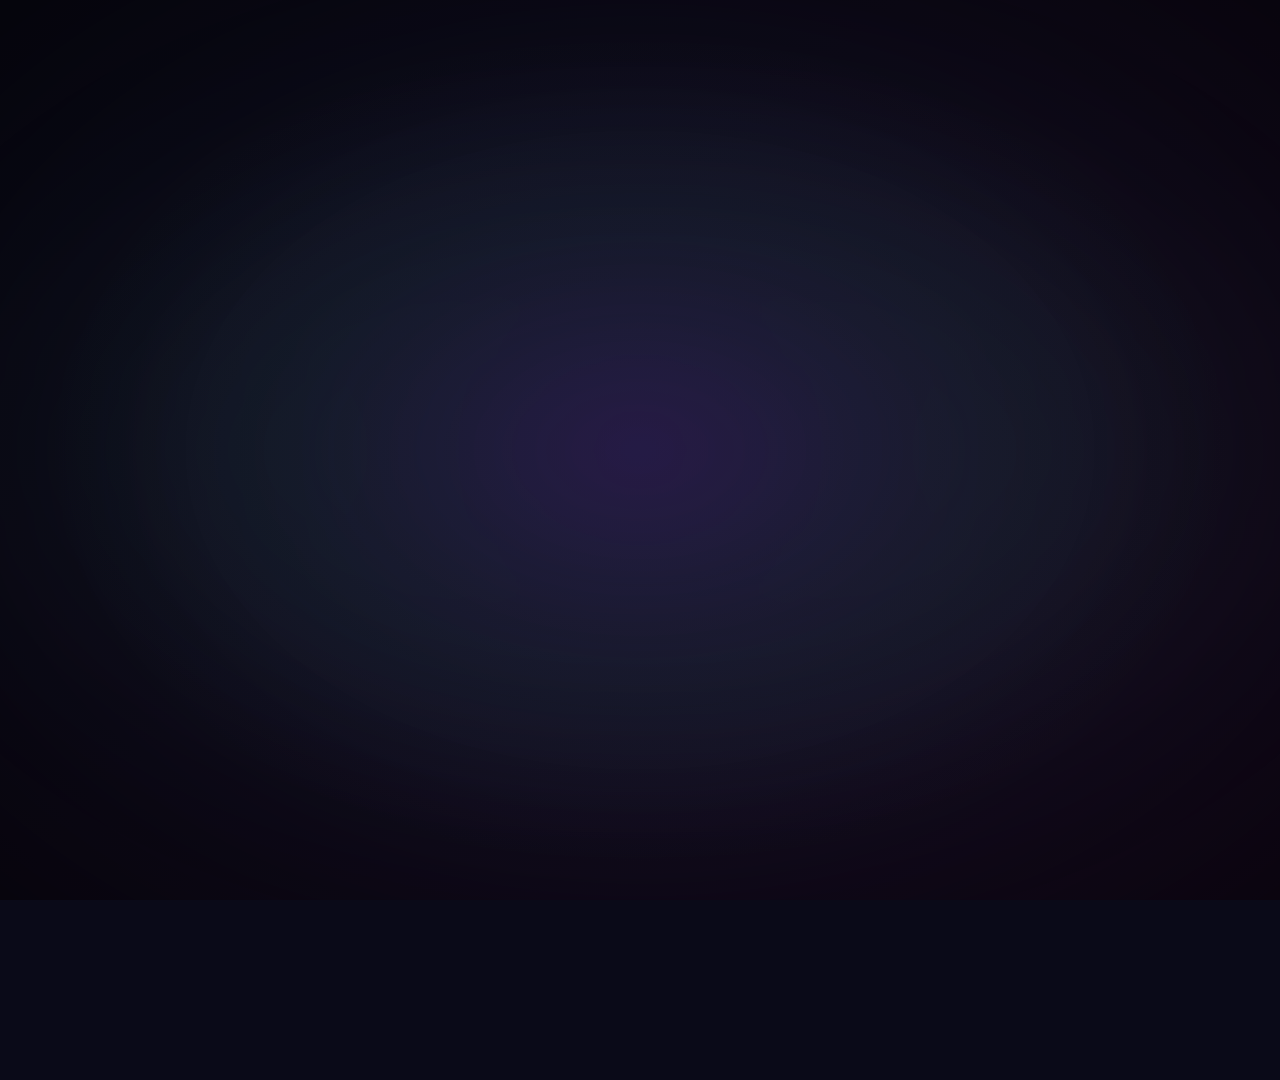
<file: .agents/skills/hyperframes-animation/examples/metric-video-text-pivot.html>
<!doctype html>
<html lang="en">
  <head>
    <meta charset="UTF-8" />
    <meta name="viewport" content="width=1920, height=1080" />
    <title>Scene 07 — HyperFrames Video Kinetic Text Pivot</title>

    <!--
      HyperFrames composition.tsx.

      Choreography (4 phases, 6.5 seconds total):
        0.17 – 0.87s   "HyperFrames" badge fades in (top)
        0.17 – 0.87s   Demo screen card enters centered (scale 0.6 → 1)
        2.20 – 3.00s   Video slides left to 32% W (scale → 0.85); MP4 pops in on right
                       with 5-layer green depth stack and bouncy back.out(1.6)
        3.00 – 3.86s   MP4 breathes (±2% scale at ~1.9 Hz)
        3.86 – 4.46s   Video and MP4 slide off left + fade; typing stage fades in center
        4.36 – 5.13s   "HTML pages become video" types char-by-char (23 chars at 30 ch/s)
                       Accent words "pages" and "video" in brand green
        4.83 – 5.43s   Gradient pill (purple → green) scales in behind line 2 with glow halo
        5.13 – 5.63s   "frame by frame." types char-by-char inside the pill
        0 – 6.50s      Continuous: video float, cursor blink, stat breath
                       (each gated by time window)
          so entry, continuous motion, and static tilt never overwrite each other
        - Conditional rendering ({frame > X && ...}) replaced by permanent DOM +
          opacity 0 + gates inside the scene-ticker onUpdate
        - Cursor blink derived from tl.time() via Math.floor(t * 2) % 2
        - Demo screen is a self-contained CSS scene (.video-scene); to showcase real
          footage, drop a local mp4 back in as a muted &lt;video class="clip"&gt; (see
          the note at the .video-content markup)
        - 3D depth layers built once at composition setup with document.createElement
    -->

    <script src="https://cdn.jsdelivr.net/npm/gsap@3.14.2/dist/gsap.min.js"></script>

    <style>
      :root {
        --bg-dark: #0a0a18;
        --text-primary: #ffffff;
        --text-secondary: rgba(255, 255, 255, 0.65);
        --brand-purple: #7c3aed;
        --brand-purple-soft: #a78bfa;
        --brand-green: #22c55e;
        --brand-purple-glow: rgba(124, 58, 237, 1);
        --brand-green-glow: rgba(34, 197, 94, 1);
      }
      * {
        margin: 0;
        padding: 0;
        box-sizing: border-box;
      }
      html,
      body {
        margin: 0;
        width: 1920px;
        height: 1080px;
        overflow: hidden;
        background: var(--bg-dark);
        font-family:
          "Inter",
          system-ui,
          -apple-system,
          sans-serif;
        color: var(--text-primary);
      }

      .stage {
        position: absolute;
        inset: 0;
        overflow: hidden;
      }

      /* ============================================================
         BACKGROUND + AMBIENT GLOW
         ============================================================ */
      .bg {
        position: absolute;
        inset: 0;
        background:
          radial-gradient(ellipse at 50% 50%, rgba(40, 30, 80, 0.5), transparent 65%),
          linear-gradient(135deg, #0a0a18 0%, #160a1f 100%);
      }
      .ambient-glow {
        position: absolute;
        left: 50%;
        top: 50%;
        transform: translate(-50%, -50%);
        width: 1536px;
        height: 864px;
        background: radial-gradient(
          ellipse at center,
          rgba(147, 51, 234, 0.13) 0%,
          rgba(34, 197, 94, 0.08) 30%,
          transparent 70%
        );
        filter: blur(80px);
        pointer-events: none;
      }

      /* ============================================================
         BADGE
         ============================================================ */
      .badge {
        position: absolute;
        top: 42px;
        left: 50%;
        transform: translateX(-50%);
        padding: 12px 32px;
        font-size: 112px;
        font-weight: 800;
        color: var(--text-primary);
        line-height: 1;
        white-space: nowrap;
        text-shadow:
          0 0 32px rgba(248, 250, 252, 0.12),
          0 0 72px rgba(24, 217, 232, 0.1);
        will-change: transform, opacity;
        /* initial opacity 0 + scale 0.9 via gsap.set */
      }
      .badge .accent {
        color: var(--brand-purple-soft);
        background: linear-gradient(135deg, var(--brand-purple-soft) 0%, var(--brand-purple) 72%);
        -webkit-background-clip: text;
        background-clip: text;
        -webkit-text-fill-color: transparent;
        filter: drop-shadow(0 0 28px rgba(124, 58, 237, 0.34));
      }

      /* ============================================================
         VIDEO CARD — three nested wrappers
         ============================================================ */
      .video-pos {
        position: absolute;
        left: 0;
        top: 0;
        width: 1040px;
        height: 585px; /* 16:9 ratio, intentionally large for the pivot beat */
        margin-left: -520px; /* so x: W/2 centers it */
        margin-top: -292.5px;
        will-change: transform, opacity;
      }
      .video-float {
        width: 100%;
        height: 100%;
        will-change: transform;
      }
      .video-tilt {
        width: 100%;
        height: 100%;
        transform-style: preserve-3d;
        transform: rotateX(5deg) rotateY(15deg);
      }
      .video-content {
        width: 100%;
        height: 100%;
        border-radius: 16px;
        overflow: hidden;
        border: 2px solid rgba(255, 255, 255, 0.1);
        box-shadow:
          0 30px 60px rgba(0, 0, 0, 0.5),
          0 0 80px rgba(147, 51, 234, 0.2),
          0 0 120px rgba(34, 197, 94, 0.15);
        position: relative;
      }
      .video-scene {
        position: absolute;
        inset: 0;
        background:
          radial-gradient(circle at 30% 30%, rgba(255, 200, 100, 0.4), transparent 50%),
          linear-gradient(135deg, #1a3a5f 0%, #2a4570 50%, #3a2a5a 100%);
      }
      .video-scene::before {
        content: "";
        position: absolute;
        top: 35%;
        left: 40%;
        width: 220px;
        height: 220px;
        border-radius: 50%;
        background: linear-gradient(135deg, #fbbf24, #f97316);
        opacity: 0.6;
        filter: blur(8px);
      }
      .video-caption {
        position: absolute;
        bottom: 60px;
        left: 50%;
        transform: translateX(-50%);
        padding: 12px 24px;
        background: rgba(0, 0, 0, 0.7);
        border-radius: 8px;
        color: var(--text-primary);
        font-size: 34px;
        font-weight: 600;
        white-space: nowrap;
      }
      .video-caption .accent {
        color: var(--brand-green);
      }
      .video-reflection {
        position: absolute;
        top: 0;
        left: 0;
        right: 0;
        height: 40%;
        background: linear-gradient(180deg, rgba(255, 255, 255, 0.08) 0%, transparent 100%);
        pointer-events: none;
      }

      /* ============================================================
         MP4 STAT — three nested wrappers + depth stack
         ============================================================ */
      .stat-pos {
        position: absolute;
        left: 0;
        top: 0;
        will-change: transform, opacity;
      }
      .stat-breath {
        will-change: transform;
      }
      .stat-tilt {
        transform-style: preserve-3d;
        transform: rotateX(5deg) rotateY(-15deg);
      }
      .depth-stack {
        position: relative;
        display: inline-block;
        font-size: 340px;
        font-weight: 900;
        letter-spacing: -0.03em;
        line-height: 1;
      }
      .depth-stack .depth-layer.front {
        position: relative;
        color: var(--brand-green);
      }
      .depth-stack .depth-layer.back {
        position: absolute;
        top: var(--top);
        left: var(--left);
        color: rgba(34, 197, 94, var(--alpha));
      }

      /* ============================================================
         TYPING STAGE — center, fades in during pivot
         ============================================================ */
      .typing-stage {
        position: absolute;
        left: 50%;
        top: 50%;
        transform: translate(-50%, -50%);
        will-change: transform, opacity;
      }
      .typing-tilt {
        perspective: 1200px;
        transform-style: preserve-3d;
        transform: rotateY(-15deg) rotateX(5deg);
        display: flex;
        flex-direction: column;
        align-items: center;
        justify-content: center;
        gap: 30px;
      }
      .line1 {
        display: flex;
        align-items: center;
        white-space: pre;
      }
      .seg {
        font-size: 124px;
        font-weight: 700;
        color: var(--text-primary);
        white-space: pre;
        line-height: 1;
      }
      .seg.accent,
      .seg.accent2 {
        color: var(--brand-green);
      }

      .cursor {
        display: inline-block;
        width: 10px;
        height: 124px;
        background-color: var(--text-primary);
        margin-left: 8px;
        vertical-align: middle;
        transform: translateY(4px);
        opacity: 0;
        will-change: opacity;
      }
      .cursor.green {
        background-color: var(--brand-green);
      }

      .line2-wrap {
        position: relative;
        display: flex;
        align-items: center;
        justify-content: center;
        padding: 24px 64px;
      }
      .pill-bg {
        position: absolute;
        top: 50%;
        left: 50%;
        transform: translate(-50%, -50%) scale(0);
        width: calc(100% + 80px);
        height: calc(100% + 40px);
        border-radius: 80px;
        background: linear-gradient(90deg, var(--brand-purple) 0%, var(--brand-green) 100%);
        opacity: 0;
        z-index: -1;
        will-change: transform, opacity;
      }
      .pill-glow {
        position: absolute;
        top: 50%;
        left: 50%;
        transform: translate(-50%, -50%);
        width: calc(100% + 100px);
        height: calc(100% + 60px);
        border-radius: 80px;
        background: radial-gradient(
          ellipse at center,
          var(--brand-purple-glow) 0%,
          transparent 70%
        );
        opacity: 0;
        filter: blur(30px);
        z-index: -2;
        will-change: opacity;
      }
      .line2-content {
        display: flex;
        align-items: center;
        position: relative;
        z-index: 1;
        opacity: 0;
        will-change: opacity;
      }
      .seg.line2 {
        color: var(--text-primary);
      }

      /* ============================================================
         VIGNETTE
         ============================================================ */
      .vignette {
        position: absolute;
        inset: 0;
        background: radial-gradient(ellipse at center, transparent 50%, rgba(0, 0, 0, 0.5) 100%);
        pointer-events: none;
        z-index: 400;
      }
    </style>
  </head>
  <body>
    <div
      id="root"
      data-composition-id="main"
      data-start="0"
      data-duration="6.5"
      data-width="1920"
      data-height="1080"
    >
      <div
        class="stage clip"
        data-start="0"
        data-duration="6.5"
        data-track-index="1"
        id="scene-stage"
      >
        <div class="bg"></div>
        <div class="ambient-glow"></div>

        <div class="badge" id="badge">Hyper<span class="accent">Frames</span></div>

        <!-- Video card -->
        <div class="video-pos" id="video-pos" data-layout-allow-overflow>
          <div class="video-float" id="video-float">
            <div class="video-tilt">
              <div class="video-content">
                <div class="video-scene"></div>
                <!-- To showcase real footage, add a local mp4 on top of .video-scene:
                     &lt;video id="demo-video" class="clip" src="assets/demo.mp4"
                       style="position:absolute;inset:0;width:100%;height:100%;object-fit:cover"
                       data-start="0.17" data-duration="3.69" data-track-index="2"
                       data-media-start="0" muted playsinline&gt;&lt;/video&gt; -->
                <div class="video-caption">
                  HTML, CSS and JS become <span class="accent">video</span>
                </div>
                <div class="video-reflection"></div>
              </div>
            </div>
          </div>
        </div>

        <!-- MP4 stat -->
        <div class="stat-pos" id="stat-pos" data-layout-allow-overflow>
          <div class="stat-breath" id="stat-breath">
            <div class="stat-tilt">
              <div class="depth-stack" id="depth-stack-97" data-text="MP4"></div>
            </div>
          </div>
        </div>

        <!-- Typing -->
        <div class="typing-stage" id="typing-stage">
          <div class="typing-tilt">
            <div class="line1">
              <span class="seg main">HTML </span><span class="seg accent">pages</span
              ><span class="seg suffix"> become </span><span class="seg accent2">video</span
              ><span class="cursor cursor1" id="cursor1"></span>
            </div>
            <div class="line2-wrap">
              <div class="pill-bg" id="pill-bg"></div>
              <div class="pill-glow" id="pill-glow"></div>
              <div class="line2-content">
                <span class="seg line2">frame by frame.</span
                ><span class="cursor cursor2" id="cursor2"></span>
              </div>
            </div>
          </div>
        </div>
      </div>

      <div class="vignette"></div>
    </div>

    <script>
      /* ================================================================
         CONSTANTS
         ================================================================ */
      const W = 1920,
        H = 1080;
      const TOTAL_DUR = 6.5;

      /* ASR-anchored timing (the source source frame counts converted to seconds at 30fps). */
      const TIMING = {
        // Phase 1: video + badge enter
        badgeAt: 0.17,
        badgeDur: 0.7,
        videoEntryAt: 0.17,
        videoEntryDur: 0.7,

        // Phase 2: video slides, MP4 appears
        slideAt: 2.2,
        videoSlideDur: 0.8,
        videoSlideX: W * 0.29,
        videoSlideScale: 0.92,

        statEntryDur: 0.6,
        statEntryX: W * 0.6,
        statBreathAt: 3.0, // entry settles by here, breath begins
        statBreathDur: 0.86, // until exit at 3.86

        // Phase 3: pivot — both exit, typing begins
        pivotAt: 3.86,
        exitDur: 0.6,
        videoExitX: -W * 0.5,
        statExitX: -W * 0.7,
        typingStageDur: 0.5,

        // Phase 3 typing
        typingStartAt: 4.36, // pivotAt + 0.5 s stage settle
        typeRate: 30, // chars/sec

        // Phase 4: pill
        pillAt: 4.83, // typing reaches line2 at this time
        pillDur: 0.6,
        pillGlowDur: 0.8,
      };

      /* Text segments and boundaries */
      const SEG = {
        main: "HTML ",
        accent: "pages",
        suffix: " become ",
        accent2: "video",
        line2: "frame by frame.",
      };
      const BOUNDS = {
        mainEnd: SEG.main.length, // 5
        accentEnd: SEG.main.length + SEG.accent.length, // 10
        suffixEnd: SEG.main.length + SEG.accent.length + SEG.suffix.length, // 18
        accent2End: SEG.main.length + SEG.accent.length + SEG.suffix.length + SEG.accent2.length, // 23
        line2End:
          SEG.main.length +
          SEG.accent.length +
          SEG.suffix.length +
          SEG.accent2.length +
          SEG.line2.length, // 38
      };
      const TYPING_DUR = (BOUNDS.line2End - 0) / TIMING.typeRate; // ≈ 1.3 s

      /* ================================================================
         BUILD DOM — 5-layer depth stack for "MP4"
         ================================================================ */
      const LAYER_COUNT = 5;
      const OFFSET_X = 1;
      const OFFSET_Y = 2;
      const depthStack = document.getElementById("depth-stack-97");
      const depthText = depthStack.dataset.text;
      for (let i = 0; i < LAYER_COUNT; i++) {
        const layer = document.createElement("div");
        layer.className = "depth-layer " + (i === LAYER_COUNT - 1 ? "front" : "back");
        layer.textContent = depthText;
        if (i < LAYER_COUNT - 1) {
          layer.setAttribute("aria-hidden", "true");
          const alpha = 0.62 + 0.08 * (LAYER_COUNT - 2 - i);
          layer.style.setProperty("--alpha", alpha);
          layer.style.setProperty("--top", i * OFFSET_Y + "px");
          layer.style.setProperty("--left", -i * OFFSET_X + "px");
        }
        depthStack.appendChild(layer);
      }

      /* ================================================================
         INITIAL STATES (via gsap.set, before the timeline runs)
         ================================================================ */
      gsap.set("#badge", { opacity: 0, scale: 0.9 });

      // Video starts centered (x = W/2, y = H/2 via the .video-pos margin trick)
      gsap.set("#video-pos", { x: W / 2, y: H / 2, scale: 0.6, opacity: 0 });

      // Stat starts off-right + below + small + invisible
      gsap.set("#stat-pos", { x: TIMING.statEntryX, y: H * 0.42 + 60, scale: 0.3, opacity: 0 });

      gsap.set("#typing-stage", { scale: 0.9, opacity: 0 });

      /* ================================================================
         TIMELINE
         ================================================================ */
      window.__timelines = window.__timelines || {};
      const tl = gsap.timeline({ paused: true });
      window.__timelines["main"] = tl;

      /* ----------------------------------------------------------------
         PHASE 1: Badge + Video entry
         ---------------------------------------------------------------- */
      tl.to(
        "#badge",
        {
          opacity: 1,
          scale: 1,
          duration: TIMING.badgeDur,
          ease: "power3.out",
        },
        TIMING.badgeAt,
      );

      tl.to(
        "#video-pos",
        {
          scale: 1,
          opacity: 1,
          duration: TIMING.videoEntryDur,
          ease: "power3.out", // spring(stiffness:80, damping:15)
        },
        TIMING.videoEntryAt,
      );

      /* ----------------------------------------------------------------
         PHASE 2: Video slides left, MP4 appears on right
         ---------------------------------------------------------------- */
      tl.to(
        "#video-pos",
        {
          x: TIMING.videoSlideX,
          scale: TIMING.videoSlideScale,
          duration: TIMING.videoSlideDur,
          ease: "power3.out", // spring(stiffness:100, damping:18)
        },
        TIMING.slideAt,
      );

      tl.to(
        "#stat-pos",
        {
          y: H * 0.42, // rises to final y
          scale: 1,
          opacity: 1,
          duration: TIMING.statEntryDur,
          ease: "back.out(1.6)", // spring(stiffness:150, damping:12)
        },
        TIMING.slideAt,
      );

      /* ----------------------------------------------------------------
         PHASE 3: Pivot — video + stat exit; typing fades in
         ---------------------------------------------------------------- */
      tl.to(
        "#video-pos",
        {
          x: TIMING.videoExitX,
          scale: 0.8,
          opacity: 0,
          duration: TIMING.exitDur,
          ease: "power3.out", // spring(stiffness:120, damping:20)
        },
        TIMING.pivotAt,
      );

      tl.to(
        "#stat-pos",
        {
          x: TIMING.statExitX,
          scale: 0.8,
          opacity: 0,
          duration: TIMING.exitDur,
          ease: "power3.out",
        },
        TIMING.pivotAt,
      );

      tl.to(
        "#typing-stage",
        {
          scale: 1,
          opacity: 1,
          duration: TIMING.typingStageDur,
          ease: "power3.out", // spring(stiffness:100, damping:15)
        },
        TIMING.pivotAt,
      );

      /* ----------------------------------------------------------------
         PHASE 3 (continued): Character-by-character typing
         ---------------------------------------------------------------- */
      const segMain = document.querySelector(".seg.main");
      const segAccent = document.querySelector(".seg.accent");
      const segSuffix = document.querySelector(".seg.suffix");
      const segAccent2 = document.querySelector(".seg.accent2");
      const segLine2 = document.querySelector(".seg.line2");

      const typeProxy = { idx: 0 };
      function typedIndexAt(t) {
        if (t < TIMING.typingStartAt) return 0;
        return Math.min(BOUNDS.line2End, Math.floor((t - TIMING.typingStartAt) * TIMING.typeRate));
      }

      function renderTypedText(i) {
        const m = SEG.main.slice(0, Math.min(i, BOUNDS.mainEnd));
        const a = SEG.accent.slice(0, Math.max(0, Math.min(i - BOUNDS.mainEnd, SEG.accent.length)));
        const s = SEG.suffix.slice(
          0,
          Math.max(0, Math.min(i - BOUNDS.accentEnd, SEG.suffix.length)),
        );
        const a2 = SEG.accent2.slice(
          0,
          Math.max(0, Math.min(i - BOUNDS.suffixEnd, SEG.accent2.length)),
        );
        const l2 = SEG.line2.slice(
          0,
          Math.max(0, Math.min(i - BOUNDS.accent2End, SEG.line2.length)),
        );
        if (segMain.textContent !== m) segMain.textContent = m;
        if (segAccent.textContent !== a) segAccent.textContent = a;
        if (segSuffix.textContent !== s) segSuffix.textContent = s;
        if (segAccent2.textContent !== a2) segAccent2.textContent = a2;
        if (segLine2.textContent !== l2) segLine2.textContent = l2;
      }

      tl.to(
        typeProxy,
        {
          idx: BOUNDS.line2End,
          duration: TYPING_DUR,
          ease: "none",
          onUpdate: function () {
            renderTypedText(Math.floor(typeProxy.idx));
          },
        },
        TIMING.typingStartAt,
      );

      /* ----------------------------------------------------------------
         PHASE 4: Gradient pill behind line 2
         ---------------------------------------------------------------- */
      gsap.set("#pill-bg", { scaleX: 0, scaleY: 0.5, opacity: 0 });
      gsap.set("#pill-glow", { opacity: 0 });

      tl.to(
        "#pill-bg",
        {
          scaleX: 1,
          scaleY: 1,
          opacity: 0.9,
          duration: TIMING.pillDur,
          ease: "power3.out", // spring(stiffness:80, damping:15)
        },
        TIMING.pillAt,
      );

      tl.to(
        "#pill-glow",
        {
          opacity: 0.5,
          duration: TIMING.pillGlowDur,
          ease: "power2.out",
        },
        TIMING.pillAt,
      );

      tl.to(
        ".line2-content",
        {
          opacity: 1,
          duration: 0.18,
          ease: "power2.out",
        },
        TIMING.pillAt + 0.3,
      );

      /* ----------------------------------------------------------------
         CONTINUOUS SCENE-TICKER — float, breath, cursor blink
         All gated by time windows so they only fire when visible.
         ---------------------------------------------------------------- */
      const videoFloat = document.getElementById("video-float");
      const statBreathEl = document.getElementById("stat-breath");
      const cursor1El = document.getElementById("cursor1");
      const cursor2El = document.getElementById("cursor2");

      tl.to(
        { tick: 0 },
        {
          tick: 1,
          duration: TOTAL_DUR,
          ease: "none",
          onUpdate: function () {
            const t = tl.time();
            const idx = typedIndexAt(t);
            renderTypedText(idx);

            // Video float — only while video is visible (Phase 1 + 2)
            if (t < TIMING.pivotAt) {
              const floatY = Math.sin(t * 0.9) * 6;
              gsap.set(videoFloat, { y: floatY });
            }

            // Stat breath — only while MP4 is settled and not yet exiting
            if (t > TIMING.statBreathAt && t < TIMING.pivotAt) {
              const breath = 1 + Math.sin((t - TIMING.statBreathAt) * 1.2) * 0.02;
              gsap.set(statBreathEl, { scale: breath });
            }

            // Cursor blink — 1 Hz (Math.floor(t * 2) % 2 === 0 → on for 0.5s, off for 0.5s)
            const blink = Math.floor(t * 2) % 2 === 0 ? 1 : 0;

            // Cursor 1: visible while typing line 1 (idx < accent2End)
            // Determine cursor color: green when typing accent segments, white otherwise.
            if (t >= TIMING.typingStartAt && idx < BOUNDS.accent2End) {
              const inAccent = idx >= BOUNDS.mainEnd && idx < BOUNDS.accentEnd;
              const inAccent2 = idx >= BOUNDS.suffixEnd && idx < BOUNDS.accent2End;
              const isGreen = inAccent || inAccent2;
              cursor1El.style.opacity = blink;
              if (cursor1El._lastGreen !== isGreen) {
                cursor1El.classList.toggle("green", isGreen);
                cursor1El._lastGreen = isGreen;
              }
            } else {
              cursor1El.style.opacity = 0;
            }

            // Cursor 2: visible while typing line 2 (idx ≥ accent2End && idx < line2End)
            if (idx >= BOUNDS.accent2End && idx < BOUNDS.line2End) {
              cursor2El.style.opacity = blink;
            } else {
              cursor2El.style.opacity = 0;
            }
          },
        },
        0,
      );
    </script>
  </body>
</html>
</file>
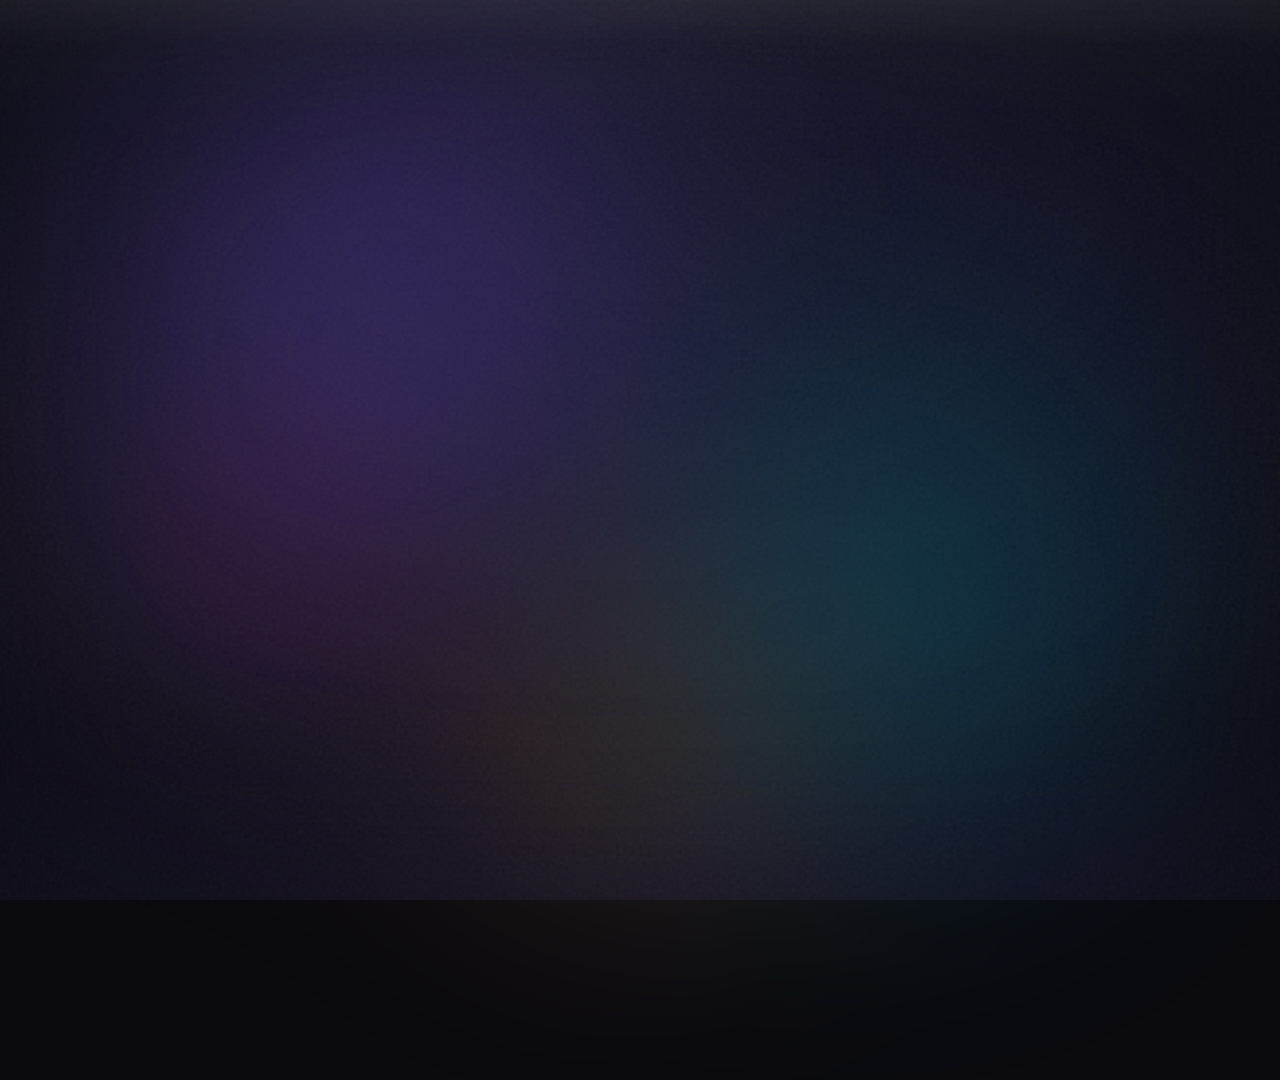
<file: .agents/skills/hyperframes-animation/examples/problem-mockup-overwhelm.html>
<!doctype html>
<html lang="en">
  <head>
    <meta charset="UTF-8" />
    <meta name="viewport" content="width=1920, height=1080" />
    <title>Scene — HyperFrames Problem Mockup Overwhelm</title>

    <!--
      Blueprint: problem-mockup-overwhelm (HyperFrames preview)
      HyperFrames-native version of the scene-02-mockup-morph-overwhelm concept.

      Choreography (4 phases, 6 seconds total):
        0.00 – 0.55s   Three HyperFrames workflow mockups spring-in (left → right → center)
                       Check panel left · render queue right · preview timeline center
        0.33 – 0.95s   Nine scattered HyperFrames tool icons stagger in around the cluster
        3.20 – 3.80s   MORPH:
                         center mockup compositor-scale down to the avatar footprint
                         borderRadius repaint (42px → 50% = reads as circle)
                         content fades out at 0-40% of morph
                         non-center mockups + icons exit concurrently
                         avatar pop (scale 0 → 1) starts at morph trigger
                         avatar layer opacity fades in at 50% of morph
                         at 85-100% of morph, mockup-center fades to 0 → avatar visible underneath
        3.53 – 4.40s   Eight task bubbles stagger-enter in a radial pattern around the avatar
        4.40 – 6.00s   Idle: bubble micro-float + avatar orbit dots + avatar breath
          paint-only tween. The "rect → circle" effect is completed by the final 0.51s-onward
          opacity hand-off to the avatar element rendered underneath at z-index 20.
        - Both mockup layer and avatar layer stay in DOM (no `{showX && <Y />}` conditional render);
          opacity gates visibility — required because HyperFrames seek can move time backwards.
        - All `Math.sin(frame * ...)` continuous motion replaced by:
            mockup float / bubble float / orbit dots → shared onUpdate scene-ticker reading tl.time()
            avatar breath → finite sine.inOut yoyo (multiplicative onto pop scale)
        - The animated dark-frosted-glass blob background was replaced with a static
          gradient + frosted overlay for renderer determinism and file size.
        - Avatar video source replaced with a CSS gradient circle (no asset required).
          To use a real video, swap the inner .avatar-disc for a <video muted playsinline>.
        - Bubbles are generated via JS `forEach` at script load — positions pre-baked in
          inline `left`/`top`; GSAP tweens only `scale`/`opacity`/`x`/`y`.

      Spring → ease mapping (from skill SKILL.md):
        spring(stiffness:70,  damping:14)  → back.out(1.4)    (mockup entry)
        spring(stiffness:180, damping:14)  → back.out(1.6)    (icon entry)
        spring(stiffness:80,  damping:18)  → power3.out       (morph driver)
        spring(stiffness:120, damping:14)  → back.out(1.4)    (avatar pop)
        spring(stiffness:180, damping:12)  → back.out(1.4)    (bubble pop)
    -->

    <script src="https://cdn.jsdelivr.net/npm/gsap@3.14.2/dist/gsap.min.js"></script>

    <style>
      :root {
        --bg-base: #0a0a0f;
        --text-primary: #ffffff;
        --surface-dark: #000000;
        --surface-mid: #16213e;
        --surface-light: rgba(255, 255, 255, 0.98);
        --line-soft: rgba(139, 92, 246, 0.5);
        --bubble-bg: rgba(255, 255, 255, 0.95);
        --bubble-border: rgba(139, 92, 246, 0.5);
        --bubble-text: #1f2937;
        --brand-cyan: #06b6d4;
        --brand-teal: #14b8a6;
        --brand-green: #00f2ea;
        --brand-blue: #0ea5e9;
        --brand-purple: #8b5cf6;
        --brand-pink: #ec4899;
        --brand-orange: #fb923c;
        --brand-ink: #0f0f0f;
        --accent-lime: #facc15;
        --accent-mint: #ffffff;
        --warn-amber: #ffc107;
        --tt-cyan: #00f2ea;
      }
      * {
        margin: 0;
        padding: 0;
        box-sizing: border-box;
      }
      html,
      body {
        margin: 0;
        width: 1920px;
        height: 1080px;
        overflow: hidden;
        background: var(--bg-base);
        font-family:
          "Inter",
          system-ui,
          -apple-system,
          sans-serif;
        color: var(--text-primary);
      }

      /* ============================================================
         BACKGROUND (dark frosted glass, matching TSX reference)
         ============================================================ */
      .bg {
        position: absolute;
        inset: 0;
        overflow: hidden;
        background: radial-gradient(
          ellipse 120% 100% at 50% 20%,
          rgba(30, 30, 45, 1) 0%,
          rgba(18, 18, 28, 1) 40%,
          rgba(10, 10, 15, 1) 100%
        );
      }
      .bg::before {
        content: "";
        position: absolute;
        inset: 0;
        background: rgba(15, 15, 25, 0.4);
        backdrop-filter: blur(80px) saturate(180%);
        -webkit-backdrop-filter: blur(80px) saturate(180%);
      }
      .bg::after {
        content: "";
        position: absolute;
        inset: 0;
        background:
          linear-gradient(
            180deg,
            rgba(255, 255, 255, 0.08) 0%,
            rgba(255, 255, 255, 0.02) 5%,
            transparent 15%,
            transparent 100%
          ),
          linear-gradient(0deg, rgba(139, 92, 246, 0.05) 0%, transparent 20%, transparent 100%);
      }
      .bg-frost {
        position: absolute;
        inset: 0;
        opacity: 0.5;
        filter: blur(120px);
        background:
          radial-gradient(
            circle 550px at 30% 35%,
            rgba(139, 92, 246, 0.7) 0%,
            rgba(139, 92, 246, 0.3) 40%,
            transparent 70%
          ),
          radial-gradient(
            circle 500px at 70% 65%,
            rgba(6, 182, 212, 0.6) 0%,
            rgba(6, 182, 212, 0.25) 40%,
            transparent 70%
          ),
          radial-gradient(
            circle 400px at 50% 80%,
            rgba(251, 146, 60, 0.5) 0%,
            rgba(251, 146, 60, 0.2) 40%,
            transparent 70%
          ),
          radial-gradient(
            circle 350px at 20% 60%,
            rgba(236, 72, 153, 0.4) 0%,
            rgba(236, 72, 153, 0.15) 40%,
            transparent 70%
          );
      }
      .vignette {
        position: absolute;
        inset: 0;
        background-image:
          radial-gradient(
            ellipse 80% 80% at 50% 50%,
            transparent 0%,
            transparent 50%,
            rgba(0, 0, 0, 0.3) 100%
          ),
          url("data:image/svg+xml,%3Csvg viewBox='0 0 256 256' xmlns='http://www.w3.org/2000/svg'%3E%3Cfilter id='n'%3E%3CfeTurbulence type='fractalNoise' baseFrequency='0.9' numOctaves='4'/%3E%3C/filter%3E%3Crect width='100%25' height='100%25' filter='url(%23n)' opacity='0.04'/%3E%3C/svg%3E"),
          repeating-linear-gradient(
            0deg,
            transparent,
            transparent 2px,
            rgba(255, 255, 255, 0.00075) 2px,
            rgba(255, 255, 255, 0.00075) 4px
          );
        pointer-events: none;
        z-index: 400;
      }

      /* ============================================================
         MOCKUP CLUSTER (Phase 1-2)
         ============================================================ */
      .mockup-cluster {
        position: absolute;
        inset: 0;
        perspective: 1400px;
        transform-style: preserve-3d;
      }

      /* Fitness-style phone shells */
      .mockup {
        position: absolute;
        left: 50%;
        top: 50%;
        width: 320px;
        height: 650px;
        border-radius: 42px;
        background: transparent;
        transform-origin: center center;
        transform-style: preserve-3d;
        will-change: transform, opacity;
      }
      .mockup-left {
        z-index: 10;
      }
      .mockup-right {
        z-index: 12;
      }
      .mockup-center {
        z-index: 25;
        background: var(--surface-dark);
        box-shadow:
          0 24px 70px rgba(0, 0, 0, 0.4),
          0 0 40px rgba(0, 242, 234, 0.15);
        overflow: hidden;
      }

      .phone-shell {
        position: absolute;
        inset: 0;
        border-radius: 42px;
        background: #000000;
        padding: 8px;
        box-shadow:
          0 18px 60px rgba(0, 0, 0, 0.3),
          0 4px 16px rgba(0, 0, 0, 0.18),
          inset 0 0 0 3px #333333;
        overflow: hidden;
        will-change: opacity;
      }

      .phone-notch {
        position: absolute;
        top: 8px;
        left: 50%;
        width: 100px;
        height: 26px;
        border-radius: 0 0 18px 18px;
        background: #000000;
        transform: translateX(-50%);
        z-index: 5;
      }

      .phone-screen {
        position: relative;
        width: 100%;
        height: 100%;
        border-radius: 35px;
        overflow: hidden;
        display: flex;
        flex-direction: column;
      }

      .mockup-left .phone-screen,
      .mockup-right .phone-screen {
        background: rgba(255, 255, 255, 0.98);
        padding-top: 30px;
      }

      .mockup-center .phone-screen {
        background: #000000;
      }

      .mockup-content {
        flex: 1;
        display: flex;
        flex-direction: column;
        min-height: 0;
        will-change: opacity;
      }

      /* --- HyperFrames Check (left) --- */
      .yt-header {
        padding: 14px 18px;
        background: #f9f9f9;
        border-bottom: 1px solid #e5e5e5;
        display: flex;
        align-items: center;
        gap: 10px;
        font: 600 16px/1 Inter;
        color: #0f0f0f;
      }
      .yt-header svg .hf-logo-left {
        fill: url(#hf-mini-grad-left);
      }
      .yt-body {
        padding: 18px;
        color: #0f0f0f;
      }
      .yt-body h3 {
        font: 700 17px/1.2 Inter;
        margin-bottom: 12px;
      }
      .yt-thumb {
        height: 130px;
        background: linear-gradient(135deg, #1a1a2e, #16213e);
        border-radius: 10px;
        margin-bottom: 14px;
        padding: 18px;
        display: grid;
        gap: 8px;
        align-content: center;
      }
      .code-line {
        height: 10px;
        border-radius: 5px;
        background: rgba(255, 255, 255, 0.24);
      }
      .code-line:nth-child(1) {
        width: 74%;
        background: #ff0000;
      }
      .code-line:nth-child(2) {
        width: 58%;
      }
      .code-line:nth-child(3) {
        width: 86%;
      }
      .code-line:nth-child(4) {
        width: 46%;
        background: rgba(255, 255, 255, 0.3);
      }
      .code-line:nth-child(5) {
        width: 68%;
      }
      .code-line:nth-child(6) {
        width: 52%;
        background: rgba(255, 255, 255, 0.28);
      }
      .yt-progress-fill {
        width: 72%;
        height: 100%;
        background: #ff0000;
        border-radius: 3px;
      }
      .yt-progress-row {
        display: flex;
        justify-content: space-between;
        font: 500 12px/1 Inter;
        color: #606060;
        margin-bottom: 6px;
      }
      .yt-progress-track {
        height: 5px;
        background: #e5e5e5;
        border-radius: 3px;
        overflow: hidden;
      }
      .yt-task-label {
        font: 500 12px/1 Inter;
        color: #606060;
        margin-top: 16px;
        margin-bottom: 8px;
      }
      .yt-task {
        display: flex;
        align-items: center;
        gap: 8px;
        margin-bottom: 6px;
        font: 400 12px/1.2 Inter;
        color: #606060;
      }
      .yt-task::before {
        content: "";
        width: 13px;
        height: 13px;
        border: 2px solid #909090;
        border-radius: 50%;
        background: transparent;
        flex-shrink: 0;
      }
      .yt-footer {
        margin-top: auto;
        padding: 12px 18px;
        background: #fff4e5;
        border-top: 1px solid #ffe0b2;
        font: 500 12px/1 Inter;
        color: #e65100;
        display: flex;
        align-items: center;
        gap: 8px;
      }

      /* --- HyperFrames Preview (center) — content fades during morph --- */
      .tt-statusbar {
        padding: 10px 14px;
        display: flex;
        justify-content: space-between;
        font: 500 12px/1 Inter;
        color: var(--accent-mint);
      }
      .tt-preview {
        flex: 1;
        position: relative;
        background: linear-gradient(180deg, #1a1a2e 0%, #16213e 100%);
      }
      .tt-overlay {
        position: absolute;
        top: 14px;
        left: 14px;
        right: 14px;
        background: rgba(0, 0, 0, 0.6);
        border-radius: 10px;
        padding: 10px 12px;
        border: none;
        backdrop-filter: blur(10px);
        -webkit-backdrop-filter: blur(10px);
      }
      .tt-overlay-title {
        font: 500 12px/1 Inter;
        color: white;
        margin-bottom: 4px;
      }
      .tt-overlay-sub {
        font: 400 10px/1.2 Inter;
        color: rgba(216, 254, 255, 0.72);
      }
      .tt-play {
        position: absolute;
        top: 50%;
        left: 50%;
        width: 60px;
        height: 60px;
        margin: -30px 0 0 -30px;
        border-radius: 50%;
        background: rgba(255, 255, 255, 0.3);
        box-shadow: none;
        display: flex;
        align-items: center;
        justify-content: center;
        font-size: 22px;
        color: white;
      }
      .tt-side {
        position: absolute;
        right: 12px;
        bottom: 70px;
        display: flex;
        flex-direction: column;
        gap: 14px;
        font: 500 10px/1 Inter;
        color: white;
        text-align: center;
      }
      .tt-side div {
        display: flex;
        flex-direction: column;
        gap: 3px;
      }
      .tt-side span {
        font-size: 18px;
        font-weight: 800;
        color: #ffffff;
      }
      .tt-timeline {
        padding: 12px;
        background: #111111;
      }
      .tt-strip {
        display: flex;
        gap: 4px;
        margin-bottom: 8px;
      }
      .tt-clip {
        flex: 1;
        height: 32px;
        border-radius: 4px;
        background: #333333;
        opacity: 0.6;
      }
      .tt-clip.active {
        background: var(--tt-cyan);
        opacity: 1;
      }
      .tt-note {
        font: 500 10px/1 Inter;
        color: #888888;
        text-align: center;
      }
      .tt-tabs {
        padding: 10px 18px;
        background: #000000;
        display: flex;
        justify-content: space-around;
        font: 500 11px/1 Inter;
        color: white;
      }

      /* --- HyperFrames Render (right) --- */
      .ig-header {
        padding: 12px 16px;
        border-bottom: 1px solid #efefef;
        display: flex;
        align-items: center;
        gap: 10px;
        font: 600 15px/1 Inter;
        color: #262626;
      }
      .ig-body {
        padding: 14px;
        flex: 1;
        color: #262626;
      }
      .ig-body h3 {
        font: 500 13px/1 Inter;
        margin-bottom: 12px;
      }
      .ig-warn {
        background: #fff3cd;
        border: 1px solid #ffc107;
        border-radius: 10px;
        padding: 10px 12px;
        margin-bottom: 14px;
      }
      .ig-warn-title {
        font: 500 12px/1.1 Inter;
        color: #856404;
      }
      .ig-warn-sub {
        font: 400 11px/1.2 Inter;
        color: #856404;
        margin-top: 4px;
      }
      .ig-task-label {
        font: 500 13px/1 Inter;
        color: #262626;
        margin-bottom: 8px;
      }
      .ig-task {
        display: flex;
        align-items: center;
        gap: 8px;
        margin-bottom: 6px;
        font: 400 12px/1.2 Inter;
        color: #666666;
      }
      .ig-task::before {
        content: "";
        width: 12px;
        height: 12px;
        border: 2px solid #c7c7c7;
        border-radius: 50%;
        background: transparent;
        flex-shrink: 0;
      }
      .ig-time {
        margin-top: 14px;
        background: #ffebee;
        border-radius: 8px;
        padding: 10px 12px;
        font: 500 12px/1 Inter;
        color: #c62828;
      }
      .ig-footer {
        margin-top: auto;
        padding: 12px 14px;
        border-top: 1px solid #efefef;
        background: #fafafa;
      }
      .ig-share {
        background: linear-gradient(90deg, #833ab4, #fd1d1d, #fcaf45);
        border-radius: 10px;
        padding: 11px 0;
        text-align: center;
        font: 600 13px/1 Inter;
        color: #ffffff;
      }

      /* ============================================================
         PLATFORM ICONS — scattered, positions pre-baked in CSS
         ============================================================ */
      .platform-icon {
        position: absolute;
        border-radius: 22%;
        background: rgba(255, 255, 255, 0.98);
        display: flex;
        align-items: center;
        justify-content: center;
        box-shadow: 0 8px 30px rgba(0, 0, 0, 0.2);
        border: none;
        z-index: 30;
        will-change: transform, opacity;
      }
      .platform-icon svg {
        width: 62%;
        height: 62%;
      }
      .platform-icon .icon-type {
        font: 800 25px/1 Inter;
        letter-spacing: 0;
        color: #063238;
      }
      .platform-icon .icon-small {
        font-size: 20px;
      }

      /* Nine icon positions — taken from the the source SCATTERED_ICONS array */
      .pi-youtube {
        left: calc(22% + 100px);
        top: calc(20% - 179px);
        width: 102px;
        height: 102px;
      }
      .pi-google {
        left: calc(60% + 16px);
        top: calc(15% - 113px);
        width: 96px;
        height: 96px;
      }
      .pi-instagram {
        left: calc(88% - 73px);
        top: calc(25% - 103px);
        width: 102px;
        height: 102px;
      }
      .pi-tiktok {
        left: 10%;
        top: calc(48% - 101px);
        width: 90px;
        height: 90px;
      }
      .pi-tripadvisor {
        left: calc(94% - 89px);
        top: calc(55% - 45px);
        width: 84px;
        height: 84px;
      }
      .pi-facebook {
        left: 15%;
        top: 75%;
        width: 90px;
        height: 90px;
      }
      .pi-twitter {
        left: 42%;
        top: 85%;
        width: 84px;
        height: 84px;
      }
      .pi-linkedin {
        left: 70%;
        top: 85%;
        width: 78px;
        height: 78px;
      }
      .pi-yelp {
        left: calc(92% - 165px);
        top: calc(72% + 4px);
        width: 90px;
        height: 90px;
      }

      /* ============================================================
         AVATAR + BUBBLES (Phase 3-4)
         Initially opacity 0; opacity tween reveals at morph hand-off.
         ============================================================ */
      .avatar-with-bubbles {
        position: absolute;
        inset: 0;
        opacity: 0;
        will-change: opacity;
      }
      .avatar-stage {
        position: absolute;
        left: 50%;
        top: 50%;
        z-index: 20;
        will-change: transform;
      }
      .avatar-ring {
        width: 220px;
        height: 220px;
        border-radius: 50%;
        padding: 5px;
        background: linear-gradient(135deg, #14b8a6, #06b6d4, #0ea5e9);
        box-shadow:
          0 0 60px rgba(20, 184, 166, 0.5),
          0 0 120px rgba(6, 182, 212, 0.3);
      }
      .avatar-disc {
        width: 100%;
        height: 100%;
        border-radius: 50%;
        border: 3px solid rgba(255, 255, 255, 0.25);
        background:
          radial-gradient(circle at 40% 35%, rgba(255, 255, 255, 0.2), transparent 50%),
          conic-gradient(from 40deg, #14b8a6 0%, #06b6d4 35%, #0ea5e9 65%, #8b5cf6 100%);
        overflow: hidden;
      }
      .orbit-dot {
        position: absolute;
        left: 50%;
        top: 50%;
        width: 10px;
        height: 10px;
        margin: -5px 0 0 -5px;
        border-radius: 50%;
        will-change: transform, opacity;
      }
      .orbit-dot:nth-child(1) {
        background: var(--accent-lime);
      }
      .orbit-dot:nth-child(2) {
        background: var(--brand-purple);
      }
      .orbit-dot:nth-child(3) {
        background: var(--accent-lime);
      }
      .orbit-dot:nth-child(4) {
        background: var(--brand-purple);
      }

      .task-bubble {
        position: absolute;
        z-index: 30;
        background: var(--bubble-bg);
        border: 3px solid var(--bubble-border);
        border-radius: 24px;
        padding: 22px 34px;
        box-shadow: 0 12px 35px rgba(139, 92, 246, 0.3);
        font: 500 26px/1.4 Inter;
        color: var(--bubble-text);
        white-space: nowrap;
        will-change: transform, opacity;
      }
    </style>
  </head>
  <body>
    <div
      id="root"
      data-composition-id="main"
      data-start="0"
      data-duration="6"
      data-width="1920"
      data-height="1080"
    >
      <div class="bg"></div>
      <div class="bg-frost"></div>

      <div
        id="problem-mockup-overwhelm-scene"
        class="scene clip"
        data-start="0"
        data-duration="6"
        data-track-index="1"
      >
        <!-- ===== Phase 1-2: Mockup cluster + scattered icons ===== -->
        <div class="mockup-cluster">
          <!-- HyperFrames Check mockup (left) -->
          <div class="mockup mockup-left">
            <div class="phone-shell">
              <div class="phone-notch"></div>
              <div class="phone-screen">
                <div class="mockup-content yt-content">
                  <div class="yt-header">
                    <svg viewBox="0 0 24 24" width="22" height="22" aria-hidden="true">
                      <defs>
                        <linearGradient id="hf-mini-grad-left" x1="2" y1="4" x2="22" y2="20">
                          <stop offset="0%" stop-color="#ff0000" />
                          <stop offset="100%" stop-color="#cc0000" />
                        </linearGradient>
                      </defs>
                      <path
                        class="hf-logo-left"
                        d="M4 9.5 11.5 5c2.7-1.6 5.7.8 5.1 3.8L15 17.5c-.5 2.8-3.8 4-6 2.2L3.2 15c-2-1.6-1.5-4.2.8-5.5Z"
                      />
                      <path
                        class="hf-logo-left"
                        d="M13.2 6.5 20.8 11c2.4 1.4 2.4 4.6 0 6l-7.6 4.5c-2.6 1.5-5.8-.7-5.2-3.6l1.8-9c.5-2.8 3-3.8 3.4-2.4Z"
                        opacity="0.82"
                      />
                    </svg>
                    HyperFrames Check
                  </div>
                  <div class="yt-body">
                    <h3>Validate composition</h3>
                    <div class="yt-thumb">
                      <div class="code-line"></div>
                      <div class="code-line"></div>
                      <div class="code-line"></div>
                      <div class="code-line"></div>
                      <div class="code-line"></div>
                      <div class="code-line"></div>
                    </div>
                    <div class="yt-progress-row"><span>Lint + inspect</span><span>72%</span></div>
                    <div class="yt-progress-track"><div class="yt-progress-fill"></div></div>
                    <div class="yt-task-label">Render-safe rules:</div>
                    <div class="yt-task">data-start / duration set</div>
                    <div class="yt-task">Timeline registered</div>
                    <div class="yt-task">Assets resolve locally</div>
                    <div class="yt-task">Text fits every frame</div>
                  </div>
                  <div class="yt-footer">npm run check before render</div>
                </div>
              </div>
            </div>
          </div>

          <!-- HyperFrames Preview mockup (center, morph target) -->
          <div class="mockup mockup-center">
            <div class="phone-shell">
              <div class="phone-notch"></div>
              <div class="phone-screen">
                <div class="mockup-content tt-content">
                  <div class="tt-statusbar"><span>9:41</span><span>HF</span></div>
                  <div class="tt-preview">
                    <div class="tt-overlay">
                      <div class="tt-overlay-title">Scene 05 · seekable</div>
                      <div class="tt-overlay-sub">GSAP timeline + data clips</div>
                    </div>
                    <div class="tt-play">HF</div>
                    <div class="tt-side">
                      <div><span>12</span>Clips</div>
                      <div><span>4</span>Tracks</div>
                      <div><span>V</span>Vars</div>
                      <div><span>MP4</span>Render</div>
                    </div>
                  </div>
                  <div class="tt-timeline">
                    <div class="tt-strip">
                      <div class="tt-clip"></div>
                      <div class="tt-clip"></div>
                      <div class="tt-clip active"></div>
                      <div class="tt-clip"></div>
                      <div class="tt-clip"></div>
                      <div class="tt-clip"></div>
                      <div class="tt-clip"></div>
                      <div class="tt-clip"></div>
                    </div>
                    <div class="tt-note">0 errors · frame-safe render</div>
                  </div>
                  <div class="tt-tabs">
                    <span>Clips</span><span>Tracks</span><span>Vars</span><span>Render</span>
                  </div>
                </div>
              </div>
            </div>
          </div>

          <!-- HyperFrames Render mockup (right) -->
          <div class="mockup mockup-right">
            <div class="phone-shell">
              <div class="phone-notch"></div>
              <div class="phone-screen">
                <div class="mockup-content ig-content">
                  <div class="ig-header">
                    <svg viewBox="0 0 24 24" width="22" height="22" aria-hidden="true">
                      <rect
                        x="3"
                        y="4"
                        width="18"
                        height="14"
                        rx="3"
                        fill="none"
                        stroke="#833ab4"
                        stroke-width="2"
                      />
                      <path d="M9 9.2 15 12 9 14.8Z" fill="#fd1d1d" />
                      <path d="M6 21h12" stroke="#fcaf45" stroke-width="2" stroke-linecap="round" />
                    </svg>
                    Render Queue
                  </div>
                  <div class="ig-body">
                    <h3>Export HyperFrames scene</h3>
                    <div class="ig-warn">
                      <div class="ig-warn-title">Ready for MP4 render</div>
                      <div class="ig-warn-sub">lint · validate · inspect passed</div>
                    </div>
                    <div class="ig-task-label">Pipeline:</div>
                    <div class="ig-task">Preview locally</div>
                    <div class="ig-task">Validate runtime</div>
                    <div class="ig-task">Inspect layout</div>
                    <div class="ig-task">Render MP4</div>
                    <div class="ig-task">Publish share link</div>
                    <div class="ig-time">Draft render: ~45 sec</div>
                  </div>
                  <div class="ig-footer">
                    <div class="ig-share">Publish link</div>
                  </div>
                </div>
              </div>
            </div>
          </div>

          <!-- Nine scattered HyperFrames workflow icons -->
          <div class="platform-icon pi-youtube">
            <svg viewBox="0 0 24 24" aria-hidden="true">
              <defs>
                <linearGradient id="hf-orbit-grad" x1="2" y1="4" x2="22" y2="20">
                  <stop offset="0%" stop-color="#14b8a6" />
                  <stop offset="100%" stop-color="#06b6d4" />
                </linearGradient>
              </defs>
              <path
                d="M4 9.5 11.5 5c2.7-1.6 5.7.8 5.1 3.8L15 17.5c-.5 2.8-3.8 4-6 2.2L3.2 15c-2-1.6-1.5-4.2.8-5.5Z"
                fill="url(#hf-orbit-grad)"
              />
              <path
                d="M13.2 6.5 20.8 11c2.4 1.4 2.4 4.6 0 6l-7.6 4.5c-2.6 1.5-5.8-.7-5.2-3.6l1.8-9c.5-2.8 3-3.8 3.4-2.4Z"
                fill="url(#hf-orbit-grad)"
                opacity="0.82"
              />
            </svg>
          </div>
          <div class="platform-icon pi-google">
            <span class="icon-type">&lt;/&gt;</span>
          </div>
          <div class="platform-icon pi-instagram">
            <span class="icon-type icon-small">GS</span>
          </div>
          <div class="platform-icon pi-tiktok">
            <span class="icon-type icon-small">CSS</span>
          </div>
          <div class="platform-icon pi-tripadvisor">
            <svg viewBox="0 0 24 24" aria-hidden="true">
              <path
                d="M12 3 20 7.5v9L12 21 4 16.5v-9Z"
                fill="none"
                stroke="#063238"
                stroke-width="1.6"
              />
              <path
                d="M12 3v9l8-4.5M12 12 4 7.5M12 12v9"
                stroke="#06b6d4"
                stroke-width="1.6"
                stroke-linecap="round"
              />
            </svg>
          </div>
          <div class="platform-icon pi-facebook">
            <svg viewBox="0 0 24 24" aria-hidden="true">
              <path
                d="M4 14v-4M8 17V7M12 19V5M16 16V8M20 13v-2"
                stroke="#063238"
                stroke-width="2.4"
                stroke-linecap="round"
              />
              <path
                d="M8 17V7M16 16V8"
                stroke="#06b6d4"
                stroke-width="2.4"
                stroke-linecap="round"
              />
            </svg>
          </div>
          <div class="platform-icon pi-twitter">
            <span class="icon-type icon-small">CAP</span>
          </div>
          <div class="platform-icon pi-linkedin">
            <span class="icon-type icon-small">MP4</span>
          </div>
          <div class="platform-icon pi-yelp">
            <span class="icon-type icon-small">PUB</span>
          </div>
        </div>
        <!-- /.mockup-cluster -->

        <!-- ===== Phase 3-4: Avatar + task bubbles ===== -->
        <div class="avatar-with-bubbles" id="avatar-bubbles">
          <div class="avatar-stage" id="avatar-stage">
            <div class="avatar-ring">
              <div class="avatar-disc"></div>
            </div>
            <div class="orbit-dot" id="orbit-0"></div>
            <div class="orbit-dot" id="orbit-1"></div>
            <div class="orbit-dot" id="orbit-2"></div>
            <div class="orbit-dot" id="orbit-3"></div>
          </div>
          <!-- task bubbles appended by JS -->
        </div>
      </div>
      <!-- /.scene -->

      <div class="vignette"></div>
    </div>

    <script>
      /* ================================================================
         CONSTANTS
         ================================================================ */
      const W = 1920,
        H = 1080;
      const MOCKUP_CENTER_W = 320; // .mockup-center intrinsic width (matches CSS)
      const MOCKUP_CENTER_H = 650;
      const AVATAR_DIAMETER = 220;
      const MORPH_END_SCALE_X = AVATAR_DIAMETER / MOCKUP_CENTER_W; // ≈ 0.6875
      const MORPH_END_SCALE_Y = AVATAR_DIAMETER / MOCKUP_CENTER_H; // ≈ 0.3385

      const TIMING = {
        // Phase 1 — center stack → side-phone fan-out
        mockupCenterAt: 0.08,
        mockupLeftAt: 0.2,
        mockupRightAt: 0.28,
        mockupEntryDur: 0.7,
        mockupFanDur: 1.08,

        // Phase 2 — icon entries
        iconsAt: 0.33,
        iconEntryDur: 0.45,
        iconStagger: 0.07,

        // Phase 3 — morph
        morphAt: 3.2,
        morphDur: 0.6,

        // Avatar (pop concurrent with morph; layer opacity in at 50% of morph)
        avatarPopAt: 3.2,
        avatarPopDur: 0.55,
        avatarLayerInAt: 3.5,
        avatarLayerInDur: 0.3,

        // Phase 4 — bubbles
        bubblesAt: 3.53,
        bubbleDur: 0.45,
        bubbleStagger: 0.07,
      };

      const BUBBLE_TASKS = [
        { label: "Missing data-duration", angle: 270, dx: 14, dy: -8 }, // top
        { label: "Timeline not registered", angle: 315, dx: 122, dy: 63 }, // top-right
        { label: "Same-track overlaps", angle: 0, dx: 86, dy: 63 }, // right
        { label: "Text overflow at 5s", angle: 45, dx: 79, dy: -9 }, // bottom-right
        { label: "Asset path mismatch", angle: 90 }, // bottom
        { label: "Non-deterministic motion", angle: 135, dx: -124, dy: -32 }, // bottom-left
        { label: "Sub-comp wiring drift", angle: 180, dx: -79, dy: 1 }, // left
        { label: "Render blocked by console", angle: 225, dx: -128, dy: 45 }, // top-left
      ];
      const BUBBLE_RADIUS = 420; // px from screen center
      const BUBBLE_CENTER_X = W / 2;
      const BUBBLE_CENTER_Y = H / 2;

      /* ================================================================
         INITIAL STATE (GSAP owns the transform from here on)
         ================================================================ */
      // All phones start stacked at center, then the side phones fan out like the Fitness showcase.
      gsap.set(".mockup-left", {
        xPercent: -50,
        yPercent: -50,
        x: 0,
        y: 0,
        rotation: 0,
        rotationY: 0,
        scale: 0.86,
        opacity: 0,
      });
      gsap.set(".mockup-right", {
        xPercent: -50,
        yPercent: -50,
        x: 0,
        y: 0,
        rotation: 0,
        rotationY: 0,
        scale: 0.86,
        opacity: 0,
      });
      gsap.set(".mockup-center", {
        xPercent: -50,
        yPercent: -50,
        x: 0,
        y: 0,
        rotation: 0,
        rotationY: 0,
        scale: 0.84,
        opacity: 0,
      });

      gsap.set(".platform-icon", { scale: 0, opacity: 0 });

      // Avatar — sits centered. xPercent/yPercent centering, pop starts at scale 0.
      gsap.set(".avatar-stage", { xPercent: -50, yPercent: -50, scale: 0 });

      /* Build task bubbles deterministically at script load.
         Positions baked into inline style; GSAP only tweens scale/opacity. */
      const stage = document.getElementById("avatar-bubbles");
      BUBBLE_TASKS.forEach((task, i) => {
        const rad = (task.angle * Math.PI) / 180;
        const x = BUBBLE_CENTER_X + Math.cos(rad) * BUBBLE_RADIUS + (task.dx || 0);
        const y = BUBBLE_CENTER_Y + Math.sin(rad) * BUBBLE_RADIUS + (task.dy || 0);
        const el = document.createElement("div");
        el.className = "task-bubble";
        el.id = "bubble-" + i;
        el.style.left = x + "px";
        el.style.top = y + "px";
        el.textContent = task.label;
        stage.appendChild(el);
        // GSAP-owned centering + initial hidden state.
        gsap.set(el, { xPercent: -50, yPercent: -50, scale: 0, opacity: 0 });
      });

      /* ================================================================
         TIMELINE
         ================================================================ */
      window.__timelines = window.__timelines || {};
      const tl = gsap.timeline({ paused: true });
      window.__timelines["main"] = tl;

      /* ---------------------------------------------------------------
         PHASE 1: Mockup entries (center stack → fan-out)
         spring(70, 14) → back.out(1.4)
         --------------------------------------------------------------- */
      tl.to(
        ".mockup-center",
        { opacity: 1, scale: 1.0, duration: TIMING.mockupEntryDur, ease: "back.out(1.4)" },
        TIMING.mockupCenterAt,
      );
      tl.to(
        ".mockup-left",
        { opacity: 1, duration: TIMING.mockupEntryDur, ease: "back.out(1.4)" },
        TIMING.mockupLeftAt,
      );
      tl.to(
        ".mockup-left",
        {
          x: -370,
          rotation: -10,
          rotationY: 6,
          scale: 0.92,
          duration: TIMING.mockupFanDur,
          ease: "expo.out",
        },
        TIMING.mockupLeftAt,
      );
      tl.to(
        ".mockup-right",
        { opacity: 1, duration: TIMING.mockupEntryDur, ease: "back.out(1.4)" },
        TIMING.mockupRightAt,
      );
      tl.to(
        ".mockup-right",
        {
          x: 370,
          rotation: 10,
          rotationY: -6,
          scale: 0.92,
          duration: TIMING.mockupFanDur,
          ease: "expo.out",
        },
        TIMING.mockupRightAt,
      );

      /* ---------------------------------------------------------------
         PHASE 2: Platform icons (staggered)
         spring(180, 14) → back.out(1.6)
         --------------------------------------------------------------- */
      tl.to(
        ".platform-icon",
        {
          scale: 1,
          opacity: 1,
          duration: TIMING.iconEntryDur,
          ease: "back.out(1.6)",
          stagger: { each: TIMING.iconStagger, from: "start" },
        },
        TIMING.iconsAt,
      );

      /* ---------------------------------------------------------------
         PHASE 3: MORPH (the core glue)
         spring(80, 18) → power3.out
         --------------------------------------------------------------- */
      // 1. Center mockup compositor-scales toward the avatar footprint.
      tl.to(
        ".mockup-center",
        {
          scaleX: MORPH_END_SCALE_X,
          scaleY: MORPH_END_SCALE_Y,
          duration: TIMING.morphDur,
          ease: "power3.out",
        },
        TIMING.morphAt,
      );

      // 2. borderRadius repaint — reads as a circle by morph end.
      tl.to(
        ".mockup-center",
        {
          borderRadius: "50%",
          duration: TIMING.morphDur,
          ease: "power3.out",
        },
        TIMING.morphAt,
      );

      // 3. Surface shifts: black card → cyan-gradient glow.
      tl.to(
        ".mockup-center",
        {
          background: "linear-gradient(135deg, #14B8A6, #06B6D4, #0EA5E9)",
          boxShadow: "0 0 50px rgba(20, 184, 166, 0.50), 0 0 100px rgba(6, 182, 212, 0.25)",
          duration: TIMING.morphDur,
          ease: "power3.out",
        },
        TIMING.morphAt,
      );

      // 4. Content fades during first 40% of morph (hides aspect-ratio mismatch).
      tl.to(
        ".mockup-center .mockup-content",
        {
          opacity: 0,
          duration: TIMING.morphDur * 0.4,
          ease: "power2.out",
        },
        TIMING.morphAt,
      );

      // 4b. Fade the physical phone shell early so the morph reads as a clean surface hand-off.
      tl.to(
        ".mockup-center .phone-shell",
        {
          opacity: 0,
          duration: TIMING.morphDur * 0.45,
          ease: "power2.out",
        },
        TIMING.morphAt,
      );

      // 5. Hand-off: at 85-100% of morph, container fades to 0 → avatar reveals underneath.
      tl.to(
        ".mockup-center",
        {
          opacity: 0,
          duration: TIMING.morphDur * 0.15,
          ease: "none",
        },
        TIMING.morphAt + TIMING.morphDur * 0.85,
      );

      /* Non-center mockups exit concurrently with morph */
      tl.to(
        [".mockup-left", ".mockup-right"],
        {
          opacity: 0,
          scale: 0.85,
          duration: TIMING.morphDur * 0.55,
          ease: "power2.out",
        },
        TIMING.morphAt,
      );

      /* Platform icons exit concurrently with morph (edge-out stagger) */
      tl.to(
        ".platform-icon",
        {
          opacity: 0,
          scale: 0.85,
          duration: TIMING.morphDur * 0.5,
          ease: "power2.out",
          stagger: { each: 0.025, from: "edges" },
        },
        TIMING.morphAt,
      );

      /* Avatar pop — spring(120, 14) → back.out(1.4), concurrent with morph trigger */
      tl.fromTo(
        ".avatar-stage",
        { scale: 0 },
        { scale: 1, duration: TIMING.avatarPopDur, ease: "back.out(1.4)" },
        TIMING.avatarPopAt,
      );

      /* Avatar layer opacity in at 50% of morph */
      tl.to(
        "#avatar-bubbles",
        {
          opacity: 1,
          duration: TIMING.avatarLayerInDur,
          ease: "power2.out",
        },
        TIMING.avatarLayerInAt,
      );

      /* ---------------------------------------------------------------
         PHASE 4: Task bubbles (staggered radial entry)
         spring(180, 12) → back.out(1.4)
         --------------------------------------------------------------- */
      tl.to(
        ".task-bubble",
        {
          scale: 1,
          opacity: 0.95,
          duration: TIMING.bubbleDur,
          ease: "back.out(1.4)",
          stagger: { each: TIMING.bubbleStagger, from: "start" },
        },
        TIMING.bubblesAt,
      );

      /* ---------------------------------------------------------------
         CONTINUOUS MOTION (shared scene-ticker onUpdate)
         Reads tl.time() each frame; cheaper than N independent onUpdates.
         Drives:
           - mockup floating (Phase 1-2 only — gated to t < morphAt)
           - platform-icon floating (same)
           - orbit dots around avatar
           - avatar breath (multiplicative on pop scale)
           - bubble micro-float (after bubblesAt)
         --------------------------------------------------------------- */
      const orbitDots = [
        document.getElementById("orbit-0"),
        document.getElementById("orbit-1"),
        document.getElementById("orbit-2"),
        document.getElementById("orbit-3"),
      ];
      const ORBIT_RADIUS = 130;
      const ORBIT_SPEED = 2; // degrees per timeline-time unit (i.e. per second × 30)

      const avatarStage = document.getElementById("avatar-stage");
      const bubbleEls = Array.from(document.querySelectorAll(".task-bubble"));
      const mockupLeft = document.querySelector(".mockup-left");
      const mockupRight = document.querySelector(".mockup-right");
      const platformIcons = Array.from(document.querySelectorAll(".platform-icon"));

      tl.to(
        { tick: 0 },
        {
          tick: 1,
          duration: 6.0,
          ease: "none",
          onUpdate: function () {
            const t = tl.time();

            /* Mockup + icon floating (only while they're visible — pre-morph) */
            if (t < TIMING.morphAt) {
              const mlY = Math.sin(t * 0.36) * 3;
              const mrY = Math.sin(t * 0.45 + 1) * 3;
              gsap.set(mockupLeft, { y: mlY });
              gsap.set(mockupRight, { y: mrY });

              platformIcons.forEach((el, i) => {
                const fx = Math.sin((t * 30 + i * 30) * 0.025) * 5;
                const fy = Math.cos((t * 30 + i * 20) * 0.03) * 4;
                gsap.set(el, { x: fx, y: fy });
              });
            }

            /* Avatar breath (multiplicative on pop scale, only after pop completes) */
            const popEnd = TIMING.avatarPopAt + TIMING.avatarPopDur;
            if (t >= popEnd) {
              const idleT = t - popEnd;
              const breath = 1 + Math.sin(idleT * 0.72) * 0.03;
              // popScale at this point is 1.0 (back.out settled). Multiplicative → still 1.0 × breath.
              gsap.set(avatarStage, { scale: 1 * breath });
            }

            /* Orbit dots — always cycling once avatar layer is visible */
            if (t >= TIMING.avatarLayerInAt) {
              orbitDots.forEach((dot, i) => {
                const angle = (t * 30 * ORBIT_SPEED + i * 90) * (Math.PI / 180);
                const x = Math.cos(angle) * ORBIT_RADIUS;
                const y = Math.sin(angle) * ORBIT_RADIUS;
                const op = 0.7 + Math.sin(t * 30 * 0.1 + i) * 0.3;
                gsap.set(dot, { x: x, y: y, opacity: op });
              });
            }

            /* Bubble micro-float (after they enter) */
            if (t >= TIMING.bubblesAt + TIMING.bubbleDur) {
              bubbleEls.forEach((el, i) => {
                const fx = Math.sin((t * 30 + i * 24) * 0.015) * 5;
                const fy = Math.cos((t * 30 + i * 30) * 0.018) * 4;
                gsap.set(el, { x: fx, y: fy });
              });
            }
          },
        },
        0,
      );
    </script>
  </body>
</html>
</file>
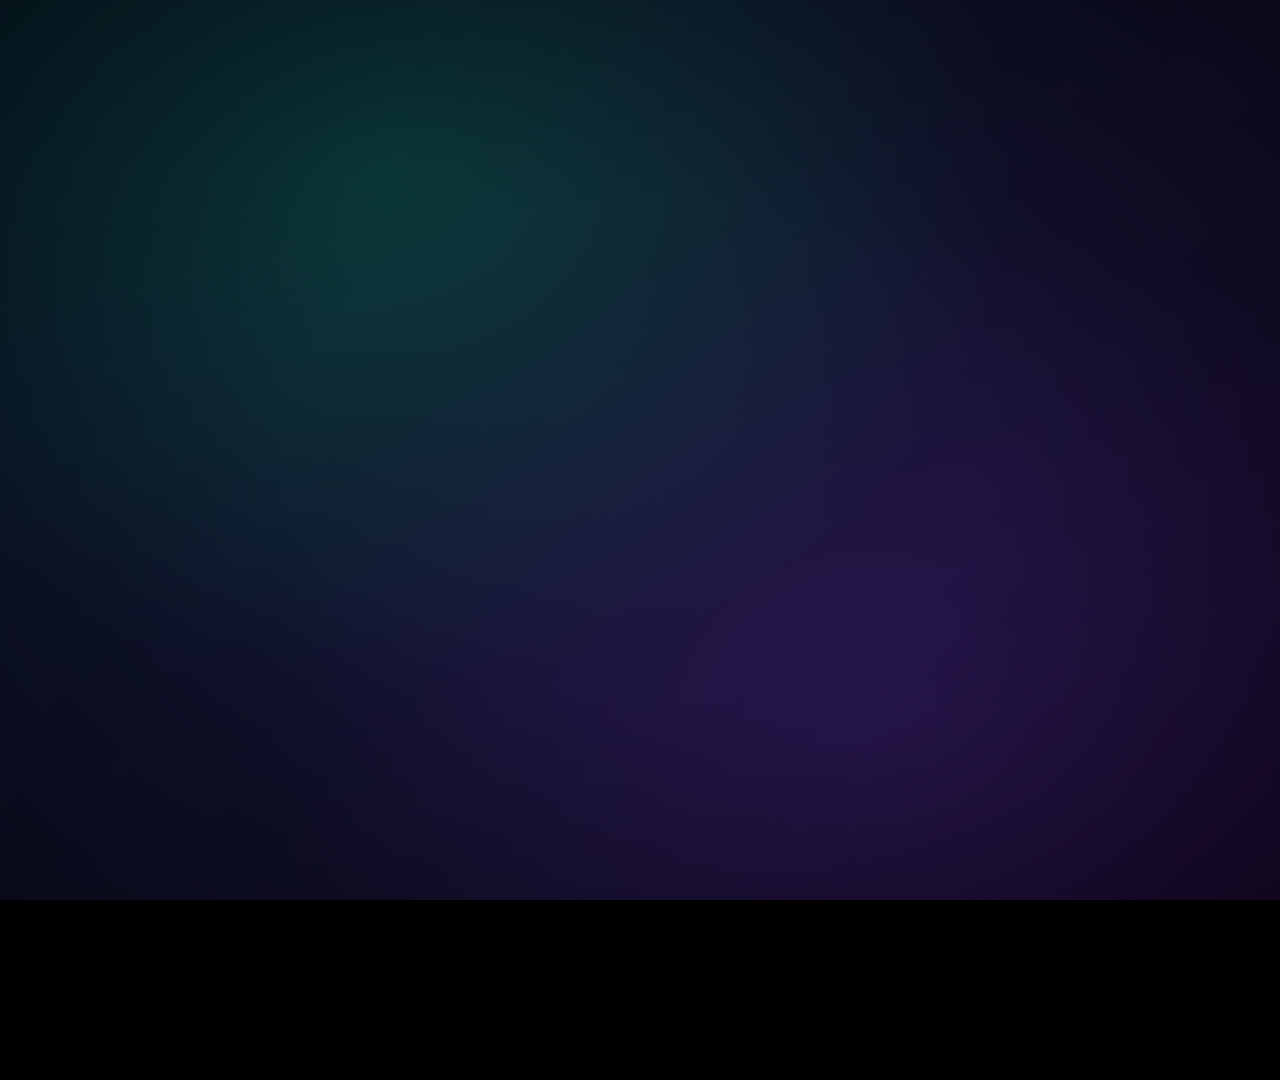
<file: .agents/skills/hyperframes-animation/examples/proof-logo-chain.html>
<!doctype html>
<html lang="en">
  <head>
    <meta charset="UTF-8" />
    <meta name="viewport" content="width=1920, height=1080" />
    <title>Scene 03 — HyperFrames Anchor Chain Reveal</title>

    <!--
      HyperFrames-native version of the scene-03-anchor-chain-reveal concept.
      Same 5-phase choreography, GSAP-driven, seek-safe.

      Audio (assumed accompanying narration):
        "Meet HyperFrames, the HTML video composition toolkit for building,
         previewing, and rendering programmable motion."

      Sub-shots (local time, 8s total):
        0.0 – 1.2s   "HyperFrames"           Brand reveal (hacker-flip)
        1.2 – 4.0s   "HTML VIDEO"            Text swap + rolling ticker
        4.0 – 6.3s   "60FPS"                 Counter + capability cloud
        6.3 – 8.0s   "Built for Motion"      Capability strip

      Placeholders (self-contained — no asset files needed):
        inline-SVG "HF" mark         — brand logo (swap for your image)
        CSS initials circles         — user avatars (edit CREATOR_INITIALS)
        CSS text chips               — partner brand logos (edit --brand-name)
      Replace with real assets for production.
    -->

    <script src="https://cdn.jsdelivr.net/npm/gsap@3.14.2/dist/gsap.min.js"></script>

    <style>
      :root {
        /* Palette — direct port of the the source COLORS constants */
        --text-primary: #ffffff;
        --text-muted: rgba(255, 255, 255, 0.45);
        --brand-green: #00e676;
        --bg-grad-from: #0a1a2e;
        --bg-grad-to: #1a0a2e;
      }

      * {
        margin: 0;
        padding: 0;
        box-sizing: border-box;
      }
      html,
      body {
        margin: 0;
        width: 1920px;
        height: 1080px;
        overflow: hidden;
        background: #000;
        font-family:
          "Inter",
          system-ui,
          -apple-system,
          sans-serif;
        color: var(--text-primary);
      }

      /* ============================================================
         BACKGROUND (port of <FrostedGlassBackground />)
         ============================================================ */
      .bg {
        position: absolute;
        inset: 0;
        background:
          radial-gradient(ellipse at 30% 20%, rgba(0, 230, 118, 0.18), transparent 50%),
          radial-gradient(ellipse at 70% 80%, rgba(120, 60, 220, 0.18), transparent 50%),
          linear-gradient(135deg, var(--bg-grad-from), var(--bg-grad-to));
      }

      /* Camera wrapper — port of <CameraSystem /> */
      .camera {
        position: absolute;
        inset: 0;
        transform-origin: center center;
      }

      /* ============================================================
         PHASES 1–3 (BrandReveal): logo + decode + swap + recenter
         ============================================================ */
      .brand-stage {
        position: absolute;
        inset: 0;
        display: flex;
        align-items: center;
        justify-content: center;
        z-index: 50; /* above cloud SVG (z:1), below logo (z:100) */
      }
      .anchor-shift {
        display: flex;
        align-items: center;
        gap: 35px;
        /* GSAP tweens .x on this element for Phase-2 recenter */
      }
      .anchor-logo {
        position: relative;
        width: 192px;
        height: 192px;
        flex-shrink: 0;
        display: flex;
        align-items: center;
        justify-content: center;
        z-index: 100; /* highest — sits above lines + avatars */
        opacity: 1;
        /* initial scale(0) set by GSAP fromTo — no CSS transform here */
      }
      .anchor-logo img {
        width: 100%;
        height: 100%;
        object-fit: contain;
        filter: drop-shadow(0 4px 24px rgba(0, 0, 0, 0.4));
      }
      .anchor-text {
        position: relative;
        display: flex;
        align-items: center;
      }
      .phase1-text {
        display: flex;
        perspective: 800px; /* required for the per-glyph rotateX */
        white-space: nowrap;
      }
      .flip-glyph {
        position: relative;
        display: inline-block;
        font-size: 163px; /* 1920 × 0.085 — matches the source brandFontSize */
        font-weight: 900;
        letter-spacing: -0.02em;
      }
      .flip-glyph .ghost {
        opacity: 0;
      }
      .flip-glyph .anim {
        position: absolute;
        left: 0;
        top: 0;
        width: 100%;
        color: var(--text-primary);
        opacity: 0;
        transform: perspective(600px) rotateX(90deg);
        transform-origin: bottom;
        backface-visibility: hidden;
      }
      .flip-glyph.space {
        min-width: 0.35em;
      }

      .phase2-claim {
        position: absolute;
        left: 0;
        top: 50%;
        transform: translateY(-50%);
        opacity: 0;
        white-space: nowrap;
        display: flex;
        align-items: center;
        gap: 40px;
      }
      .claim-rank {
        color: var(--brand-green);
        font-size: 163px;
        font-weight: 900;
        letter-spacing: -0.02em;
      }
      .claim-ai,
      .claim-video {
        color: var(--text-primary);
        font-size: 163px;
        font-weight: 900;
        letter-spacing: -0.02em;
      }

      /* Vertical ticker — port of <RollingWord /> */
      .ticker-window {
        height: 204px; /* fontSize × 1.25 = 163 × 1.25 ≈ 204 */
        overflow: hidden;
        display: inline-flex;
        flex-direction: column;
        vertical-align: bottom;
      }
      .ticker-stack {
        display: flex;
        flex-direction: column;
        will-change: transform;
      }
      .ticker-item {
        height: 204px;
        display: flex;
        align-items: center;
        color: var(--text-primary);
        font-weight: 900;
        font-size: 163px;
        letter-spacing: -0.02em;
        line-height: 1;
      }

      /* ============================================================
         PHASE 4 (CreatorCloud): counter + avatar cloud + lines
         ============================================================ */
      .cloud-stage {
        position: absolute;
        inset: 0;
        z-index: 10; /* below brand-stage's logo (z:100), below counter */
        opacity: 0; /* GSAP fades it in */
      }
      .counter-pin {
        position: absolute;
        top: 3%;
        left: 50%;
        transform: translateX(-50%);
        text-align: center;
        z-index: 60; /* above brand-stage so it overlays cleanly */
      }
      .count {
        font-variant-numeric: tabular-nums;
        font-weight: 900;
        font-size: 115px; /* 1920 × 0.06 */
        color: var(--brand-green);
        display: inline-block;
        min-width: 200px;
        text-align: right;
      }
      .count-suffix {
        font-weight: 900;
        font-size: 115px;
        color: var(--brand-green);
        opacity: 0; /* GSAP fades in after count */
      }
      .cloud-lines {
        position: absolute;
        inset: 0;
        pointer-events: none;
        z-index: 1;
      }
      .cloud-avatars {
        position: absolute;
        inset: 0;
        z-index: 10;
      }
      .cloud-avatar {
        position: absolute;
        border-radius: 50%;
        overflow: hidden;
        border: 3px solid rgba(255, 255, 255, 0.2);
        opacity: 0;
        /* initial scale(0) set by GSAP fromTo — no CSS transform here */
        background: linear-gradient(135deg, #6b8cff, #a6b3ff);
        display: flex;
        align-items: center;
        justify-content: center;
        color: rgba(255, 255, 255, 0.8);
        font-weight: 700;
        font-size: 32px;
      }

      /* ============================================================
         PHASE 5 (BrandShowcase): label + scrolling brand strip
         ============================================================ */
      .brand-strip {
        position: absolute;
        bottom: 8%;
        left: 0;
        right: 0;
        opacity: 0; /* GSAP fades + translateY in via fromTo */
        z-index: 70;
      }
      .brand-label {
        text-align: center;
        margin-bottom: 25px;
        font-size: 27px; /* 1920 × 0.014 */
        font-weight: 500;
        color: var(--text-muted);
        letter-spacing: 0.2em;
        text-transform: uppercase;
      }
      .brand-strip-window {
        display: flex;
        justify-content: center;
        align-items: center;
        gap: 80px;
        overflow: hidden;
      }
      .brand-strip-track {
        display: flex;
        gap: 110px;
      }
      .brand-logo {
        width: 170px;
        height: 52px;
        display: flex;
        align-items: center;
        justify-content: center;
        opacity: 0;
        /* initial scale(0.5) set by GSAP fromTo — no CSS transform here */
      }
      .brand-logo::before {
        content: var(--brand-name);
        font-family: Inter, system-ui, sans-serif;
        font-size: 30px;
        font-weight: 800;
        letter-spacing: 0.08em;
        white-space: nowrap;
        color: rgba(255, 255, 255, 0.72);
      }
      .brand-nvidia {
        --brand-name: "NVIDIA";
      }
      .brand-visa {
        --brand-name: "VISA";
      }
      .brand-zoominfo {
        --brand-name: "ZOOMINFO";
      }
      .brand-github {
        --brand-name: "GITHUB";
      }

      /* Vignette overlay */
      .vignette {
        position: absolute;
        inset: 0;
        background: radial-gradient(ellipse at center, transparent 40%, rgba(0, 0, 0, 0.45) 100%);
        pointer-events: none;
        z-index: 200;
      }
    </style>
  </head>
  <body>
    <div
      id="root"
      data-composition-id="main"
      data-start="0"
      data-duration="8"
      data-width="1920"
      data-height="1080"
    >
      <div class="bg"></div>

      <div class="camera">
        <!-- =====================================================
             PHASES 1–3: BrandReveal (logo + hacker-flip + swap)
             ===================================================== -->
        <div
          id="phase-anchor"
          class="brand-stage clip"
          data-start="0"
          data-duration="8"
          data-track-index="1"
        >
          <div class="anchor-shift" data-layout-allow-overflow>
            <!-- Anchor logo — persists across all phases -->
            <div class="anchor-logo">
              <!-- Inline-SVG placeholder mark — swap for your logo image -->
              <svg
                class="logo-mark"
                viewBox="0 0 100 100"
                width="100%"
                height="100%"
                role="img"
                aria-label="hyperframes logo"
              >
                <defs>
                  <linearGradient id="hfMark" x1="0" y1="0" x2="1" y2="1">
                    <stop offset="0" stop-color="#8b7bff" />
                    <stop offset="1" stop-color="#3ddc97" />
                  </linearGradient>
                </defs>
                <rect x="4" y="4" width="92" height="92" rx="22" fill="url(#hfMark)" />
                <text
                  x="50"
                  y="63"
                  text-anchor="middle"
                  font-family="Inter, system-ui, sans-serif"
                  font-size="40"
                  font-weight="800"
                  fill="#fff"
                >
                  HF
                </text>
              </svg>
            </div>

            <!-- Swappable text zone -->
            <div class="anchor-text">
              <!-- Phase 1: 'HyperFrames' decoded character by character -->
              <div class="phase1-text" aria-label="HyperFrames">
                <!-- Spans generated by the script below -->
              </div>

              <!-- Phase 2: 'HTML video render/ship' claim -->
              <div class="phase2-claim">
                <span class="claim-rank">HTML</span>
                <span class="claim-ai">Video</span>
                <div class="claim-ticker">
                  <div class="ticker-window" data-layout-allow-overflow>
                    <div class="ticker-stack">
                      <div class="ticker-item">render</div>
                      <div class="ticker-item">ship</div>
                    </div>
                  </div>
                </div>
              </div>
            </div>
          </div>
        </div>

        <!-- =====================================================
             PHASE 4: CreatorCloud (counter + avatar ring + lines)
             ===================================================== -->
        <div
          id="phase-cloud"
          class="cloud-stage clip"
          data-start="3.6"
          data-duration="4.4"
          data-track-index="2"
        >
          <div class="counter-pin">
            <span class="count">60</span><span class="count-suffix">FPS</span>
          </div>
          <svg class="cloud-lines" width="1920" height="1080">
            <defs>
              <linearGradient id="lineGradient" x1="0%" y1="0%" x2="100%" y2="0%">
                <stop offset="0%" stop-color="#00e676" stop-opacity="0.8" />
                <stop offset="100%" stop-color="#00e676" stop-opacity="0.2" />
              </linearGradient>
            </defs>
            <!-- <line> elements generated by JS -->
          </svg>
          <div class="cloud-avatars">
            <!-- .cloud-avatar elements generated by JS -->
          </div>
        </div>

        <!-- =====================================================
             PHASE 5: BrandShowcase (label + scrolling logos)
             ===================================================== -->
        <div
          id="phase-brands"
          class="brand-strip clip"
          data-start="6.3"
          data-duration="1.7"
          data-track-index="3"
        >
          <div class="brand-label">Trusted by Leading Brands</div>
          <div class="brand-strip-window" data-layout-allow-overflow>
            <div class="brand-strip-track">
              <div class="brand-logo brand-nvidia" aria-label="NVIDIA"></div>
              <div class="brand-logo brand-visa" aria-label="Visa"></div>
              <div class="brand-logo brand-zoominfo" aria-label="ZoomInfo"></div>
              <div class="brand-logo brand-github" aria-label="GitHub"></div>
              <div class="brand-logo brand-nvidia" aria-label="NVIDIA"></div>
              <div class="brand-logo brand-visa" aria-label="Visa"></div>
              <div class="brand-logo brand-zoominfo" aria-label="ZoomInfo"></div>
              <div class="brand-logo brand-github" aria-label="GitHub"></div>
              <div class="brand-logo brand-nvidia" aria-label="NVIDIA"></div>
              <div class="brand-logo brand-visa" aria-label="Visa"></div>
              <div class="brand-logo brand-zoominfo" aria-label="ZoomInfo"></div>
              <div class="brand-logo brand-github" aria-label="GitHub"></div>
            </div>
          </div>
        </div>
      </div>
      <!-- /.camera -->

      <div class="vignette"></div>
    </div>

    <script>
      /* ================================================================
         CONSTANTS — all derived once, never recomputed at tween time.
         Composition is 1920 × 1080, total duration 8.0s.
         ================================================================ */
      const W = 1920,
        H = 1080;
      const FPS_HASH = 60; // synthetic clock for the hacker-flip flicker hash only

      // Self-contained placeholder data — swap for real asset paths in production.
      const CREATOR_INITIALS = ["JC", "MK", "AR", "TS", "LP", "DV", "NW", "SB", "KH", "EM"];

      const TIMING = {
        // Phase 1 — logo pop + HyperFrames decode
        logoPop: 0.32,
        flipStart: 0.4, // logoPop + ~5/60
        flipStagger: 0.033, // 2 frames at 60fps per glyph
        flipDuration: 0.55,

        // Phase 2 — slide-out + claim slide-in.
        swapTrigger: 1.38,
        swapDuration: 0.55,
        claimFadeIn: 1.65, // swapTrigger + ~8/60
        claimFadeDur: 0.27,

        // Rolling ticker — render → ship.
        tickerTrigger: 2.35,
        tickerDuration: 0.45,

        // Phase 3 — logo recenters (anchored ~0.25s before "trusted")
        recenterTrigger: 3.87,
        recenterDuration: 0.9,

        // Phase 4 — cloud + counter.
        cloudFadeIn: 4.12,
        cloudFadeDur: 0.4,
        avatarEntryStart: 4.3,
        avatarStagger: 0.1,
        avatarEntryDur: 0.55,
        linesDelay: 0.2, // gap after last avatar
        linesDur: 0.45,
        lineStagger: 0.033,

        counterStart: 4.92,
        counterDuration: 0.85,
        suffixDelay: 0.05,

        // Phase 5 — brand logos
        brandStripStart: 6.5,
        brandStripFadeDur: 0.35,
        brandLogoStagger: 0.1,
        brandScrollDur: 1.4, // until end (8.0 - 6.5 - 0.1 buffer)
      };

      // Layout constants — shared center keeps logo, avatars, and lines aligned.
      const RECENTER_OFFSET = -W * 0.12; // = -230.4 px — container shift in Phase 2
      const CENTER_OFFSET = 800; // Phase 3: logo center aligns with cloud center.

      // Cloud geometry — logo final position and line origins derive from this center.
      const CLOUD_CENTER_X = W / 2;
      const CLOUD_CENTER_Y = H * 0.47; // = 507.6 px
      const VERTICAL_ADJUST = CLOUD_CENTER_Y - H / 2;
      const CLOUD_RADIUS_X = W * 0.25; // = 480 px
      const CLOUD_RADIUS_Y = H * 0.22; // = 237.6 px
      const AVATAR_COUNT = 10;

      /* ================================================================
         BUILD DOM — flip glyphs, avatars, connection lines.
         Runs synchronously before the timeline registration.
         ================================================================ */

      // ---- Hacker-flip glyphs for "HyperFrames" -------------------------
      const phase1 = document.querySelector(".phase1-text");
      const decodeText = "HyperFrames";
      decodeText.split("").forEach((char, index) => {
        const span = document.createElement("span");
        span.className = "flip-glyph" + (char === " " ? " space" : "");
        span.dataset.char = char;
        span.dataset.index = String(index);
        const ghost = document.createElement("span");
        ghost.className = "ghost";
        ghost.textContent = char === " " ? " " : char;
        const anim = document.createElement("span");
        anim.className = "anim";
        anim.textContent = char === " " ? " " : char;
        span.append(ghost, anim);
        phase1.appendChild(span);
      });

      // ---- Avatar cloud + connection lines ------------------------------
      const cloudLines = document.querySelector(".cloud-lines");
      const cloudAvatars = document.querySelector(".cloud-avatars");
      const avatarPositions = [];
      const avatars = CREATOR_INITIALS.slice(0, AVATAR_COUNT);

      for (let i = 0; i < avatars.length; i++) {
        const angle = (i / avatars.length) * Math.PI * 2 - Math.PI / 2;
        const x = CLOUD_CENTER_X + Math.cos(angle) * CLOUD_RADIUS_X;
        const y = CLOUD_CENTER_Y + Math.sin(angle) * CLOUD_RADIUS_Y;
        avatarPositions.push({ x, y });

        const size = 90 + (i % 3) * 15;
        const av = document.createElement("div");
        av.className = "cloud-avatar";
        av.style.left = x - size / 2 + "px";
        av.style.top = y - size / 2 + "px";
        av.style.width = size + "px";
        av.style.height = size + "px";
        av.dataset.index = String(i);
        // Initials placeholder — deterministic hue from index (no asset files).
        av.textContent = avatars[i];
        av.style.background = `linear-gradient(135deg, hsl(${(220 + i * 36) % 360}, 70%, 62%), hsl(${(260 + i * 36) % 360}, 70%, 46%))`;
        cloudAvatars.appendChild(av);

        // SVG line — both endpoints start at center; will tween x2/y2 outward.
        const line = document.createElementNS("http://www.w3.org/2000/svg", "line");
        line.setAttribute("x1", CLOUD_CENTER_X);
        line.setAttribute("y1", CLOUD_CENTER_Y);
        line.setAttribute("x2", CLOUD_CENTER_X);
        line.setAttribute("y2", CLOUD_CENTER_Y);
        line.setAttribute("stroke", "#00e676");
        line.setAttribute("stroke-width", "2");
        line.setAttribute("stroke-dasharray", "4 4");
        line.setAttribute("stroke-opacity", "0");
        cloudLines.appendChild(line);
      }

      /* ================================================================
         TIMELINE
         ================================================================ */
      window.__timelines = window.__timelines || {};
      const tl = gsap.timeline({ paused: true });

      // ----------------------------------------------------------------
      // Camera: gentle initial zoom + drift. Finite, computed from duration.
      // ----------------------------------------------------------------
      tl.fromTo(".camera", { scale: 0.95 }, { scale: 1.0, duration: 0.95, ease: "power2.out" }, 0);

      // Subtle drift across the whole 8s. Finite yoyo cycles, not infinite.
      // sin(frame * 0.003) cycle = 2π / 0.003 frames = 2094 frames ≈ 34.9s at 60fps.
      // Over 8s we see roughly a quarter cycle — model as a single slow yoyo.
      tl.fromTo(
        ".camera",
        { x: 0, y: 0 },
        { x: 3, y: 2, duration: 4, ease: "sine.inOut", yoyo: true, repeat: 1 },
        0,
      );

      // ----------------------------------------------------------------
      // PHASE 1: Logo pop + HyperFrames decode
      // ----------------------------------------------------------------
      tl.fromTo(
        ".anchor-logo",
        { scale: 0 },
        {
          scale: 1,
          duration: 0.6,
          ease: "back.out(1.4)", // spring(stiffness:180, damping:12)
        },
        TIMING.logoPop,
      );

      // Hacker-flip per glyph. Each glyph has its own tween with onUpdate
      // that derives the visible character from time.
      const CHAR_POOL = "ABCDEFGHIJKLMNOPQRSTUVWXYZ0123456789@#$%&";
      const FLICKER = 3; // frames between glyph reshuffles
      const REVEAL_AT = 0.6; // progress threshold to swap random → real

      function pseudoHash(i, t) {
        // Cheap deterministic 32-bit mix — no Math.random, no Date.now
        return ((i * 374761393 + t * 668265263) >>> 0) % CHAR_POOL.length;
      }

      document.querySelectorAll(".flip-glyph").forEach((glyph) => {
        const index = Number(glyph.dataset.index);
        const real = glyph.dataset.char === " " ? " " : glyph.dataset.char;
        const anim = glyph.querySelector(".anim");
        const start = TIMING.flipStart + index * TIMING.flipStagger;

        tl.fromTo(
          anim,
          { rotationX: 90, opacity: 0, "--p": 0 },
          {
            rotationX: 0,
            opacity: 1,
            "--p": 1,
            duration: TIMING.flipDuration,
            ease: "back.out(1.6)", // spring(stiffness:150, damping:14)
            onUpdate: function () {
              const p = Number(gsap.getProperty(anim, "--p"));
              if (p >= REVEAL_AT) {
                if (anim.textContent !== real) anim.textContent = real;
              } else {
                const localFrame = Math.floor((tl.time() - start) * FPS_HASH);
                const bucket = Math.max(0, Math.floor(localFrame / FLICKER));
                anim.textContent = CHAR_POOL[pseudoHash(index, bucket)];
              }
            },
          },
          start,
        );
      });

      // ----------------------------------------------------------------
      // PHASE 2: Swap — old text slides out, container shifts left,
      //                 claim fades in at the old text's origin.
      // ----------------------------------------------------------------
      tl.to(
        ".phase1-text",
        {
          x: 200,
          opacity: 0,
          duration: TIMING.swapDuration * 0.5,
          ease: "power3.out",
        },
        TIMING.swapTrigger,
      );
      tl.set(".phase1-text .anim", { opacity: 0 }, TIMING.swapTrigger + TIMING.swapDuration * 0.5);

      tl.to(
        ".anchor-shift",
        {
          x: RECENTER_OFFSET,
          duration: TIMING.swapDuration,
          ease: "power3.out", // spring(stiffness:80, damping:18)
        },
        TIMING.swapTrigger,
      );

      tl.to(
        ".phase2-claim",
        {
          opacity: 1,
          duration: TIMING.claimFadeDur,
          ease: "power2.out",
        },
        TIMING.claimFadeIn,
      );

      // Rolling ticker — render → ship.
      tl.to(
        ".ticker-stack",
        {
          y: "-=204", // one itemHeight
          duration: TIMING.tickerDuration,
          ease: "back.out(1.4)", // spring(stiffness:120, damping:14)
        },
        TIMING.tickerTrigger,
      );

      // ----------------------------------------------------------------
      // PHASE 3: Logo recenters + text fades out.
      // ----------------------------------------------------------------
      tl.to(
        ".anchor-text",
        {
          opacity: 0,
          duration: 0.3,
          ease: "power2.out",
        },
        TIMING.recenterTrigger,
      );

      tl.to(
        ".anchor-logo",
        {
          x: CENTER_OFFSET,
          y: VERTICAL_ADJUST,
          duration: TIMING.recenterDuration,
          ease: "power2.out", // spring(stiffness:45, damping:22) — gentle
        },
        TIMING.recenterTrigger,
      );

      // ----------------------------------------------------------------
      // PHASE 4: Avatar cloud + counter.
      // ----------------------------------------------------------------
      tl.to(
        ".cloud-stage",
        {
          opacity: 1,
          duration: TIMING.cloudFadeDur,
          ease: "power2.out",
        },
        TIMING.cloudFadeIn,
      );

      // Avatars cascade in.
      tl.fromTo(
        ".cloud-avatar",
        { scale: 0, opacity: 0 },
        {
          scale: 1,
          opacity: 1,
          duration: TIMING.avatarEntryDur,
          ease: "back.out(1.7)",
          stagger: { each: TIMING.avatarStagger, from: "start" },
        },
        TIMING.avatarEntryStart,
      );

      // Connection lines draw outward from center after all avatars settle.
      const lastAvatarEnd =
        TIMING.avatarEntryStart + TIMING.avatarStagger * (AVATAR_COUNT - 1) + TIMING.avatarEntryDur;
      const linesStart = lastAvatarEnd + TIMING.linesDelay;

      document.querySelectorAll(".cloud-lines line").forEach((line, i) => {
        const { x, y } = avatarPositions[i];
        tl.to(
          line,
          {
            attr: { x2: x, y2: y },
            strokeOpacity: 0.6,
            duration: TIMING.linesDur,
            ease: "power2.out",
          },
          linesStart + i * TIMING.lineStagger,
        );
      });

      const countEl = document.querySelector(".count");
      const suffixEl = document.querySelector(".count-suffix");

      // Counter pulse — text stays deterministic under timeline seeking.
      tl.fromTo(
        countEl,
        {
          scale: 0.88,
        },
        {
          scale: 1,
          duration: TIMING.counterDuration,
          ease: "power2.out",
        },
        TIMING.counterStart,
      );

      tl.to(
        suffixEl,
        {
          opacity: 1,
          duration: 0.3,
          ease: "back.out(1.6)",
        },
        TIMING.counterStart + TIMING.counterDuration + TIMING.suffixDelay,
      );

      // ----------------------------------------------------------------
      // PHASE 5: Brand strip — label + scrolling partner logos.
      // ----------------------------------------------------------------
      tl.fromTo(
        ".brand-strip",
        { opacity: 0, y: 40 },
        {
          opacity: 1,
          y: 0,
          duration: TIMING.brandStripFadeDur,
          ease: "power2.out",
        },
        TIMING.brandStripStart,
      );

      tl.fromTo(
        ".brand-logo",
        { scale: 0.5, opacity: 0 },
        {
          scale: 1,
          opacity: 0.7,
          duration: 0.5,
          ease: "back.out(1.4)",
          stagger: { each: TIMING.brandLogoStagger, from: "start" },
        },
        TIMING.brandStripStart,
      );

      // Finite horizontal scroll. Distance derived from remaining time × speed.
      // Speed in original: 0.8 px/frame at 30fps = 24 px/s. Over 1.4s ≈ 33.6 px.
      // For a more visible scroll, multiply by 4 → ~135 px.
      tl.to(
        ".brand-strip-track",
        {
          x: -135,
          duration: TIMING.brandScrollDur,
          ease: "none",
        },
        TIMING.brandStripStart,
      );

      window.__timelines["main"] = tl;
    </script>
  </body>
</html>
</file>
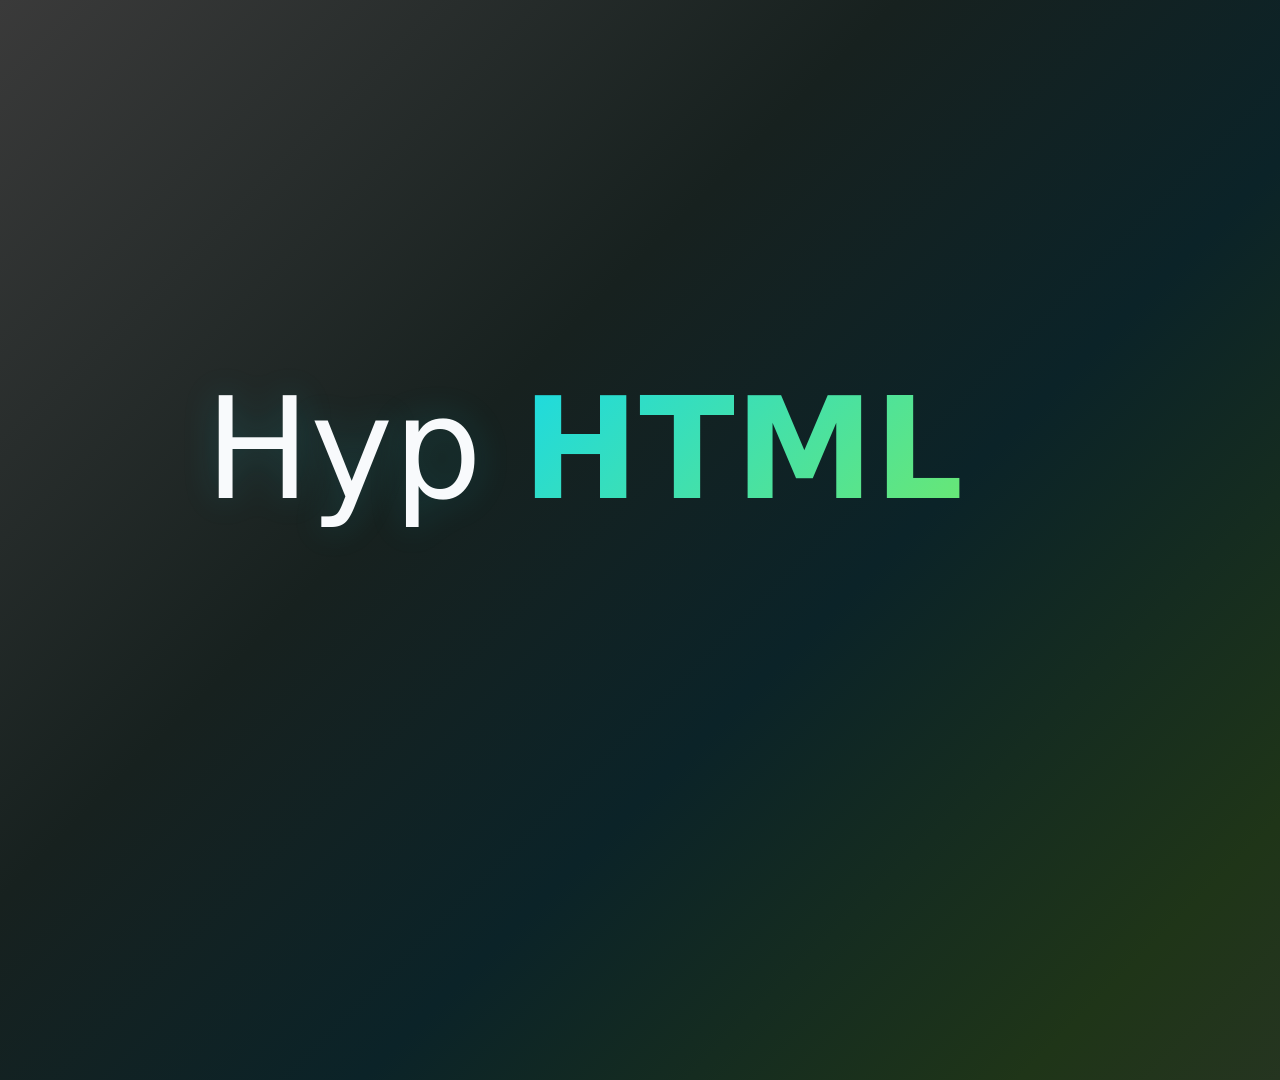
<file: .agents/skills/hyperframes-animation/examples/takeover-ticker-displace.html>
<!doctype html>
<html lang="en">
  <head>
    <meta charset="UTF-8" />
    <meta name="viewport" content="width=1920, height=1080" />
    <title>Scene 5 — HyperFrames Displace Reveal</title>

    <!--
      HyperFrames composition.tsx.

      Choreography (4 phases, 7.5 seconds total):
        0.00 – 0.67s   Typewriter reveals "HyperFrames turns" (3 → 17 chars)
        1.67 – 2.22s   Ticker scrolls: HTML → motion
        3.33 – 3.88s   Ticker scrolls: motion → video
        4.60 – 5.45s   Logo enters from offscreen-right with rotation + scale impact
                       Text group pushed left + fades (40-50% of hero duration)
        6.60 – 7.50s   Logo breathes (dual-frequency sine onUpdate, multiplicative on 1.3 scale)
          tuned to 40-50% of hero duration so the impact reads as causal
        - Breathing uses Form 2 (onUpdate) so it multiplies onto the 1.3 final scale,
          not overwrites it (Form 1 yoyo would undo the impact)
        - Two breathing periods (1.0s scale, 1.33s rotation) for organic feel
        - Logo uses a local static image asset referenced with a plain URL
    -->

    <script src="https://cdn.jsdelivr.net/npm/gsap@3.14.2/dist/gsap.min.js"></script>

    <style>
      :root {
        --bg: linear-gradient(
          135deg,
          #3a3a3a 0%,
          #17211f 30%,
          #0b2328 48%,
          #1f3518 70%,
          #343434 100%
        );
        --text: #f8fafc;
        --accent: #18d9e8;
        --accent-2: #7bea5a;
      }
      * {
        margin: 0;
        padding: 0;
        box-sizing: border-box;
      }
      html,
      body {
        margin: 0;
        width: 1920px;
        height: 1080px;
        overflow: hidden;
        background: var(--bg);
        font-family:
          "Inter",
          system-ui,
          -apple-system,
          sans-serif;
        color: var(--text);
      }

      .stage {
        position: absolute;
        inset: 0;
        display: flex;
        align-items: center;
        justify-content: center;
        overflow: hidden;
      }

      /* Text group — typewriter + ticker side by side, displaced as a unit */
      .text-group {
        position: absolute;
        display: flex;
        flex-direction: row;
        align-items: center;
        gap: 20px;
      }

      .typewriter {
        height: 168px; /* = ITEM_HEIGHT (FONT_SIZE × 1.2) */
        display: flex;
        align-items: center;
        color: var(--text);
        font-weight: 400;
        font-size: 140px;
        line-height: 1;
        white-space: pre;
        text-shadow: 0 0 36px rgba(24, 217, 232, 0.18);
      }

      /* Vertical ticker */
      .ticker-window {
        height: 168px;
        overflow: hidden;
        display: inline-flex;
        flex-direction: column;
        align-items: flex-start;
      }
      .ticker-stack {
        display: flex;
        flex-direction: column;
        will-change: transform;
      }
      .ticker-item {
        height: 168px;
        display: flex;
        align-items: center;
        color: var(--accent);
        background: linear-gradient(135deg, var(--accent) 0%, var(--accent-2) 100%);
        -webkit-background-clip: text;
        background-clip: text;
        -webkit-text-fill-color: transparent;
        font-weight: 700;
        font-size: 140px;
        padding-left: 20px;
        line-height: 1;
        white-space: pre;
      }

      /* Hero logo — enters from offscreen right */
      .hero {
        position: absolute;
        width: 440px;
        height: 440px;
        display: flex;
        align-items: center;
        justify-content: center;
        z-index: 20; /* above text during overlap */
        opacity: 0; /* fromTo will animate */
      }
      .hero .logo-mark {
        width: 100%;
        height: 100%;
        display: block;
        border-radius: 52px;
        box-shadow:
          0 0 70px rgba(24, 217, 232, 0.28),
          0 0 120px rgba(123, 234, 90, 0.18);
      }
    </style>
  </head>
  <body>
    <div
      id="root"
      data-composition-id="main"
      data-start="0"
      data-duration="7.5"
      data-width="1920"
      data-height="1080"
    >
      <div
        class="stage clip"
        data-start="0"
        data-duration="7.5"
        data-track-index="1"
        id="displace-stage"
      >
        <!-- Text group: typewriter + ticker -->
        <div class="text-group" id="text-group">
          <div class="typewriter">
            <span class="typewriter-text">Hyp</span>
          </div>
          <div class="ticker-window">
            <div class="ticker-stack">
              <div class="ticker-item">HTML</div>
              <div class="ticker-item">motion</div>
              <div class="ticker-item">video</div>
            </div>
          </div>
        </div>

        <!-- Hero logo asset -->
        <div class="hero" id="hero-logo">
          <!-- Inline-SVG placeholder mark — swap for your logo image -->
          <svg class="logo-mark" viewBox="0 0 100 100" role="img" aria-label="HyperFrames">
            <defs>
              <linearGradient id="hfMark" x1="0" y1="0" x2="1" y2="1">
                <stop offset="0" stop-color="#8b7bff" />
                <stop offset="1" stop-color="#3ddc97" />
              </linearGradient>
            </defs>
            <rect x="4" y="4" width="92" height="92" rx="22" fill="url(#hfMark)" />
            <text
              x="50"
              y="63"
              text-anchor="middle"
              font-family="Inter, system-ui, sans-serif"
              font-size="40"
              font-weight="800"
              fill="#fff"
            >
              HF
            </text>
          </svg>
        </div>
      </div>
    </div>

    <script>
      /* ================================================================
         CONSTANTS
         ================================================================ */
      const TOTAL_DURATION = 7.5;
      const FONT_SIZE = 140;
      const ITEM_HEIGHT = FONT_SIZE * 1.2; // = 168 px

      const TIMING = {
        // Phase 1: typewriter
        typeStart: 0.0,
        typeDur: 0.67,
        typeStartLen: 3, // pre-render the first 3 chars

        // Phase 2: ticker steps
        ticker1At: 1.67, // HTML → motion
        ticker2At: 3.33, // motion → video
        stepDur: 0.55,

        // Phase 3: reactive displacement
        displaceAt: 4.6,
        heroDur: 0.85, // matches spring(mass:1.5) settle
        offscreenX: 800, // hero starts here
        pushDist: -150, // text pushed THIS direction

        // Phase 4: breathing
        idleStart: 6.6, // displaceAt + heroDur + ~1.15s buffer
      };

      const FULL_TEXT = "HyperFrames turns";

      /* ================================================================
         TIMELINE
         ================================================================ */
      window.__timelines = window.__timelines || {};
      const tl = gsap.timeline({ paused: true });
      window.__timelines["main"] = tl;

      /* ----------------------------------------------------------------
         PHASE 1: Typewriter (smooth slice)
         ---------------------------------------------------------------- */
      const typewriterEl = document.querySelector(".typewriter-text");
      const typeProxy = { progress: TIMING.typeStartLen };

      tl.to(
        typeProxy,
        {
          progress: FULL_TEXT.length,
          duration: TIMING.typeDur,
          ease: "none",
          onUpdate: () => {
            const len = Math.floor(typeProxy.progress);
            const next = FULL_TEXT.slice(0, len);
            if (typewriterEl.textContent !== next) typewriterEl.textContent = next;
          },
        },
        TIMING.typeStart,
      );

      /* ----------------------------------------------------------------
         PHASE 2: Vertical ticker (2 steps: HTML → motion → video)
         ---------------------------------------------------------------- */
      tl.to(
        ".ticker-stack",
        {
          y: `-=${ITEM_HEIGHT}`,
          duration: TIMING.stepDur,
          ease: "back.out(1.4)", // spring(stiffness:120, damping:14)
        },
        TIMING.ticker1At,
      );

      tl.to(
        ".ticker-stack",
        {
          y: `-=${ITEM_HEIGHT}`,
          duration: TIMING.stepDur,
          ease: "back.out(1.4)",
        },
        TIMING.ticker2At,
      );

      /* ----------------------------------------------------------------
         PHASE 3: Reactive displacement — three concurrent tweens.
         ---------------------------------------------------------------- */
      // (1) Hero enters with rotation + scale impact, lands at scale 1.3.
      tl.fromTo(
        ".hero",
        { x: TIMING.offscreenX, scale: 0.5, rotation: -45, opacity: 0 },
        {
          x: 0,
          scale: 1.3,
          rotation: 0,
          opacity: 1,
          duration: TIMING.heroDur,
          ease: "power2.out", // spring(stiffness:100, damping:20, mass:1.5)
        },
        TIMING.displaceAt,
      );

      // (2) Text pushed left. Completes at 50% of hero duration → immediate impact.
      tl.to(
        ".text-group",
        { x: TIMING.pushDist, duration: TIMING.heroDur * 0.5, ease: "power2.out" },
        TIMING.displaceAt,
      );

      // (3) Text fades. Completes at 40% → fades slightly before push lands.
      tl.to(
        ".text-group",
        { opacity: 0, duration: TIMING.heroDur * 0.4, ease: "power2.out" },
        TIMING.displaceAt,
      );

      /* ----------------------------------------------------------------
         PHASE 4: Breathing — onUpdate so it MULTIPLIES onto the 1.3 scale.
         Dual frequencies (1.0s scale, 1.33s rotation) for organic motion.
         ---------------------------------------------------------------- */
      const heroEl = document.querySelector(".hero");
      const HERO_FINAL_SCALE = 1.3;
      const HERO_FINAL_ROTATION = 0;
      const SCALE_PERIOD = 1.0; // seconds per scale cycle
      const ROTATE_PERIOD = 1.333; // seconds per rotation cycle — not a simple ratio of SCALE_PERIOD
      const SCALE_AMP = 0.05;
      const ROTATE_AMP = 3;

      const breathDur = TOTAL_DURATION - TIMING.idleStart;

      tl.to(
        { tick: 0 },
        {
          tick: 1,
          duration: breathDur,
          ease: "none",
          onUpdate: function () {
            const idleTime = Math.max(0, tl.time() - TIMING.idleStart);
            const omegaS = (idleTime / SCALE_PERIOD) * Math.PI * 2;
            const omegaR = (idleTime / ROTATE_PERIOD) * Math.PI * 2;
            gsap.set(heroEl, {
              scale: HERO_FINAL_SCALE * (1 + Math.sin(omegaS) * SCALE_AMP),
              rotation: HERO_FINAL_ROTATION + Math.sin(omegaR) * ROTATE_AMP,
            });
          },
        },
        TIMING.idleStart,
      );
    </script>
  </body>
</html>
</file>
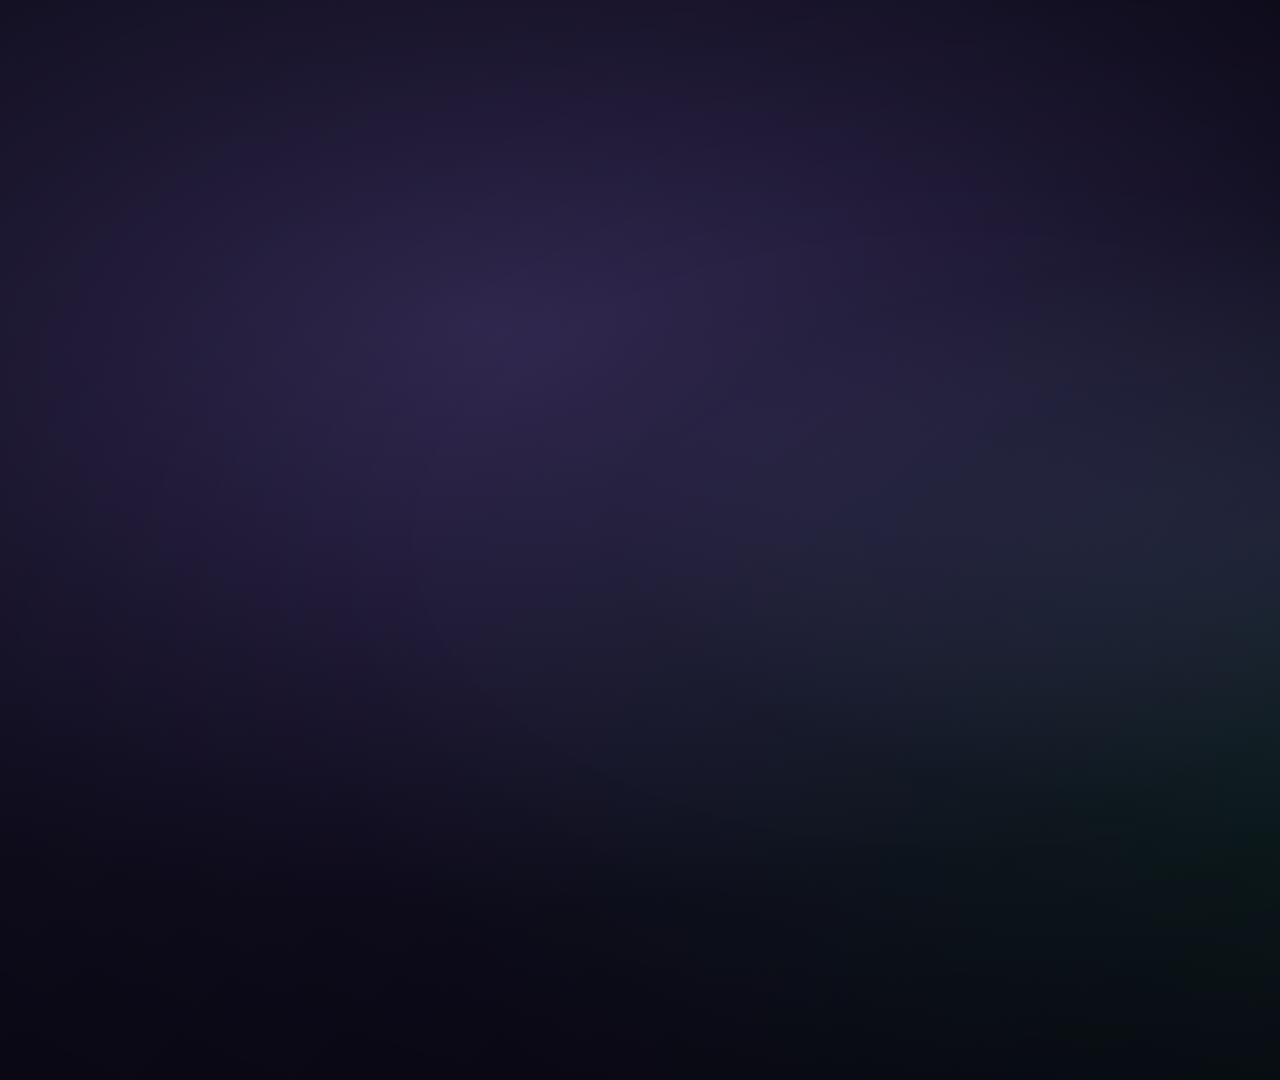
<file: .agents/skills/hyperframes-animation/examples/workflow-approve-press.html>
<!doctype html>
<html lang="en">
  <head>
    <meta charset="UTF-8" />
    <meta name="viewport" content="width=1920, height=1080" />
    <title>Scene — HyperFrames Workflow Approve & Press</title>

    <!--
      Blueprint: workflow-approve-press
      HyperFrames composition.tsx.
      Same four-phase choreography, GSAP-driven, seek-safe.

      Audio (assumed accompanying narration):
        "This is AI that renders with you, not just for you.
         Preview the result, render to MP4, then confirm."

      Sub-phases (local time, 5.5s total):
        0.17 – 0.72s   Headline "AI edits WITH you" slides down
        0.50 – 1.10s   Center editor mockup scales in
        0.67 – 2.17s   Step indicators stagger-enter on the left (3D-tilted)
        2.00 – 3.33s   Step state machine: 1→complete, 2→active … 2→complete, 3→active
        3.52 – 4.02s   Confirm MP4 button (3D-tilted right) bouncy entry after render step is active
        4.22 – 4.72s   Button depression (linear, no overshoot)
        4.72 – 5.22s   Render confirmed: step 3 completes, color shifts to success green + checkmark pop

      Asset placeholders:
        ./assets/editor-demo.mp4  — center product demo video. Replace with a
                                    real export of the AI-editor flow. The
                                    composition falls back to a CSS-mockup of
                                    an editor timeline so it renders without
                                    network or media files.
    -->

    <script src="https://cdn.jsdelivr.net/npm/gsap@3.14.2/dist/gsap.min.js"></script>

    <style>
      :root {
        /* Palette — port of the the source COLORS / TYPOGRAPHY constants */
        --text-primary: #ffffff;
        --text-secondary: #cbd5e1;
        --text-muted: #94a3b8;
        --brand-purple: #a78bfa;
        --brand-purple-glow: rgba(167, 139, 250, 0.6);
        --brand-green: #22c55e;
        --brand-green-glow: rgba(34, 197, 94, 0.6);
        --panel-stroke: rgba(255, 255, 255, 0.1);
      }

      * {
        margin: 0;
        padding: 0;
        box-sizing: border-box;
      }
      html,
      body {
        margin: 0;
        width: 1920px;
        height: 1080px;
        overflow: hidden;
        background: #000;
        font-family:
          "Inter",
          system-ui,
          -apple-system,
          sans-serif;
        color: var(--text-primary);
      }

      /* ============================================================
         BACKGROUND — port of <FrostedGlassBackground />
         ============================================================ */
      .bg {
        position: absolute;
        inset: 0;
        background:
          radial-gradient(ellipse at 25% 30%, rgba(167, 139, 250, 0.2), transparent 55%),
          radial-gradient(ellipse at 80% 70%, rgba(34, 197, 94, 0.12), transparent 55%),
          linear-gradient(135deg, #1a1530 0%, #0a0815 70%);
      }

      /* Ambient warm glow on the right (button side) */
      .ambient {
        position: absolute;
        inset: 0;
        background: radial-gradient(
          ellipse at 70% 50%,
          var(--brand-purple-glow) 0%,
          transparent 40%
        );
        opacity: 0.15;
        pointer-events: none;
      }

      /* Vignette */
      .vignette {
        position: absolute;
        inset: 0;
        background: radial-gradient(ellipse at center, transparent 40%, rgba(0, 0, 0, 0.4) 100%);
        pointer-events: none;
      }

      /* ============================================================
         PHASE 1 — HEADLINE
         ============================================================ */
      .headline-wrap {
        position: absolute;
        top: 80px;
        left: 50%;
        transform: translateX(-50%);
        opacity: 0; /* GSAP fades in */
        text-align: center;
        white-space: nowrap;
      }
      .headline {
        font-size: 96px;
        font-weight: 800;
        line-height: 1.2;
        letter-spacing: -0.01em;
        color: var(--text-primary);
      }
      .headline .accent {
        color: var(--brand-purple);
        text-shadow: 0 0 30px var(--brand-purple-glow);
      }

      /* ============================================================
         PHASE 2 — CENTER DEMO
         (Falls back to a CSS-mockup editor when ./assets/editor-demo.mp4
          is missing. The mockup is purely decorative — no animation
          inside it; the eye reads it as a paused product screenshot.)
         ============================================================ */
      .demo-wrap {
        position: absolute;
        left: 50%;
        top: 60%;
        opacity: 0;
      }
      .demo-frame {
        width: 1000px;
        height: 600px;
        border-radius: 16px;
        overflow: hidden;
        border: 2px solid var(--panel-stroke);
        box-shadow:
          0 0 40px var(--brand-purple-glow),
          0 20px 60px rgba(0, 0, 0, 0.5);
        position: relative;
      }
      .demo-frame video {
        display: block;
        width: 100%;
        height: 100%;
        object-fit: cover;
      }

      /* CSS-mockup fallback for the editor demo */
      .demo-mockup {
        position: absolute;
        inset: 0;
        display: grid;
        grid-template-rows: 56px 1fr 100px;
        background: linear-gradient(180deg, #1f1b3a 0%, #15112a 100%);
      }
      .mockup-toolbar {
        display: flex;
        align-items: center;
        gap: 12px;
        padding: 0 20px;
        background: #15112a;
        border-bottom: 1px solid var(--panel-stroke);
      }
      .mockup-toolbar .dot {
        width: 12px;
        height: 12px;
        border-radius: 50%;
        background: rgba(255, 255, 255, 0.18);
      }
      .mockup-toolbar .dot.r {
        background: #ef4444;
      }
      .mockup-toolbar .dot.y {
        background: #eab308;
      }
      .mockup-toolbar .dot.g {
        background: #22c55e;
      }
      .mockup-toolbar .title {
        margin-left: 18px;
        color: var(--text-secondary);
        font-size: 16px;
        font-weight: 500;
      }
      .mockup-canvas {
        position: relative;
        padding: 30px;
        overflow: hidden;
        background:
          repeating-linear-gradient(0deg, rgba(255, 255, 255, 0.04) 0 1px, transparent 1px 40px),
          repeating-linear-gradient(90deg, rgba(255, 255, 255, 0.04) 0 1px, transparent 1px 40px);
      }
      .mockup-canvas .preview-box {
        width: 100%;
        height: 100%;
        border-radius: 10px;
        background: linear-gradient(135deg, rgba(167, 139, 250, 0.35), rgba(34, 197, 94, 0.2));
        border: 1px solid var(--panel-stroke);
        box-shadow: inset 0 0 60px rgba(0, 0, 0, 0.4);
        display: flex;
        align-items: center;
        justify-content: center;
        color: var(--text-secondary);
        font-size: 18px;
        font-weight: 600;
        letter-spacing: 0.18em;
        text-transform: uppercase;
      }
      .mockup-timeline {
        display: flex;
        flex-direction: column;
        gap: 6px;
        padding: 14px 20px;
        background: #15112a;
        border-top: 1px solid var(--panel-stroke);
      }
      .mockup-timeline .track {
        height: 24px;
        display: flex;
        gap: 4px;
      }
      .mockup-timeline .clip {
        height: 100%;
        border-radius: 4px;
      }
      .mockup-timeline .t1 .a {
        flex: 3;
        background: var(--brand-purple);
        opacity: 0.85;
      }
      .mockup-timeline .t1 .b {
        flex: 2;
        background: var(--brand-purple);
        opacity: 0.55;
      }
      .mockup-timeline .t1 .c {
        flex: 4;
        background: var(--brand-purple);
        opacity: 0.85;
      }
      .mockup-timeline .t2 .a {
        flex: 5;
        background: var(--brand-green);
        opacity: 0.75;
      }
      .mockup-timeline .t2 .b {
        flex: 2;
        background: var(--brand-green);
        opacity: 0.45;
      }
      .mockup-timeline .t2 .c {
        flex: 2;
        background: var(--brand-green);
        opacity: 0.75;
      }

      /* ============================================================
         PHASE 3 — LEFT FLANK: STEP INDICATORS (3D-TILTED)
         ============================================================ */
      .steps-flank {
        position: absolute;
        left: 100px;
        top: 55%;
        transform: translateY(-50%) perspective(800px) rotateY(15deg);
        display: flex;
        flex-direction: column;
        gap: 30px;
      }
      .step {
        display: flex;
        align-items: center;
        gap: 16px;
        opacity: 0; /* GSAP fades in */
      }
      .step-circle {
        width: 40px;
        height: 40px;
        border-radius: 50%;
        display: flex;
        align-items: center;
        justify-content: center;
        border: 2px solid var(--text-muted);
        background-color: transparent;
        box-shadow: none;
        transition: none; /* Steps SNAP between states, no CSS transition */
        flex-shrink: 0;
      }
      .step-num {
        font-size: 18px;
        font-weight: 700;
        color: var(--text-muted);
      }
      .step-check {
        display: none;
      }
      .step-label {
        font-size: 28px;
        font-weight: 500;
        color: var(--text-secondary);
      }

      /* State machine — toggled via tl.set({ attr: data-state }) */
      .step[data-state="active"] .step-circle {
        border-color: var(--brand-purple);
        box-shadow: 0 0 15px var(--brand-purple-glow);
      }
      .step[data-state="active"] .step-num {
        color: var(--brand-purple);
      }
      .step[data-state="active"] .step-label {
        font-weight: 700;
        color: var(--text-primary);
      }

      .step[data-state="complete"] .step-circle {
        border-color: var(--brand-green);
        background-color: var(--brand-green);
      }
      .step[data-state="complete"] .step-num {
        display: none;
      }
      .step[data-state="complete"] .step-check {
        display: inline-flex;
      }

      /* ============================================================
         PHASE 4 — RIGHT FLANK: CONFIRM BUTTON (3D-TILTED)
         ============================================================ */
      .button-flank {
        position: absolute;
        right: 70px;
        top: 55%;
        transform: translateY(-50%) perspective(800px) rotateY(-15deg);
      }
      .btn-press {
        opacity: 0;
        transform-origin: center center;
      }
      .btn {
        --btn-glow-blur: 20px;
        padding: 20px 50px;
        border-radius: 12px;
        background-color: var(--brand-purple);
        box-shadow: 0 0 var(--btn-glow-blur) var(--brand-purple-glow);
        display: flex;
        align-items: center;
        justify-content: center;
        gap: 12px;
        color: var(--text-primary);
        font-size: 36px;
        font-weight: 700;
        white-space: nowrap;
      }
      .btn-check {
        display: inline-flex;
        transform-origin: center center;
      }
    </style>
  </head>
  <body>
    <div
      id="root"
      data-composition-id="interactive-workflow"
      data-start="0"
      data-duration="5.5"
      data-width="1920"
      data-height="1080"
      style="position: relative; width: 1920px; height: 1080px; overflow: hidden"
    >
      <!-- Background layers -->
      <div class="bg"></div>

      <!-- PHASE 1: Headline -->
      <div class="headline-wrap">
        <div class="headline">
          HyperFrames builds
          <span class="accent">WITH</span>
          you
        </div>
      </div>

      <!-- PHASE 2: Center demo (video with CSS-mockup fallback) -->
      <div class="demo-wrap">
        <div class="demo-frame">
          <!--
            Real asset path (replace for production).
            If missing, the CSS mockup below shows through the transparent
            poster region. The video stays muted per HyperFrames rules.
          -->
          <!-- Decorative CSS-mockup of an editor — paused screenshot feel. -->
          <div class="demo-mockup">
            <div class="mockup-toolbar">
              <span class="dot r"></span><span class="dot y"></span><span class="dot g"></span>
              <span class="title">HyperFrames — Project: Launch Promo</span>
            </div>
            <div class="mockup-canvas">
              <div class="preview-box">Preview · 1920 × 1080</div>
            </div>
            <div class="mockup-timeline">
              <div class="track t1">
                <div class="clip a"></div>
                <div class="clip b"></div>
                <div class="clip c"></div>
              </div>
              <div class="track t2">
                <div class="clip a"></div>
                <div class="clip b"></div>
                <div class="clip c"></div>
              </div>
            </div>
          </div>
        </div>
      </div>

      <!-- PHASE 3: Left-flank step indicators (3D-tilted +15°) -->
      <div class="steps-flank">
        <div class="step step-1" data-step="1" data-state="pending">
          <div class="step-circle">
            <span class="step-num">1</span>
            <svg class="step-check" width="20" height="20" viewBox="0 0 24 24" fill="none">
              <path d="M20 6L9 17L4 12" stroke="#fff" stroke-width="2.5" stroke-linecap="round" />
            </svg>
          </div>
          <span class="step-label">Compose HTML Scene</span>
        </div>

        <div class="step step-2" data-step="2" data-state="pending">
          <div class="step-circle">
            <span class="step-num">2</span>
            <svg class="step-check" width="20" height="20" viewBox="0 0 24 24" fill="none">
              <path d="M20 6L9 17L4 12" stroke="#fff" stroke-width="2.5" stroke-linecap="round" />
            </svg>
          </div>
          <span class="step-label">Seek &amp; Preview</span>
        </div>

        <div class="step step-3" data-step="3" data-state="pending">
          <div class="step-circle">
            <span class="step-num">3</span>
            <svg class="step-check" width="20" height="20" viewBox="0 0 24 24" fill="none">
              <path d="M20 6L9 17L4 12" stroke="#fff" stroke-width="2.5" stroke-linecap="round" />
            </svg>
          </div>
          <span class="step-label">Render to MP4</span>
        </div>
      </div>

      <!-- PHASE 4: Right-flank confirm button (3D-tilted -15°) -->
      <div class="button-flank">
        <div class="btn-press">
          <div class="btn">
            <span class="btn-check">
              <svg width="28" height="28" viewBox="0 0 24 24" fill="none">
                <path
                  d="M20 6L9 17L4 12"
                  stroke="#fff"
                  stroke-width="3"
                  stroke-linecap="round"
                  stroke-linejoin="round"
                />
              </svg>
            </span>
            <span class="btn-label">Confirm MP4</span>
          </div>
        </div>
      </div>

      <!-- Ambient + vignette overlays (pointer-events: none) -->
      <div class="ambient"></div>
      <div class="vignette"></div>
    </div>

    <script>
      window.__timelines = window.__timelines || {};
      const tl = gsap.timeline({ paused: true });

      // ── Phase boundaries (seconds) — match the blueprint ────────────
      const HEADLINE_START = 0.17;
      const HEADLINE_END = 0.72;
      const VIDEO_START = 0.5;
      const STEPS_START = 0.67;
      const STEP_STAGGER = 0.5;
      const STEP_ACTIVE_T2 = 2.0; // step 1 → complete, step 2 → active
      const STEP_ACTIVE_T3 = 3.33; // step 2 → complete, step 3 → active
      const BUTTON_ENTER = 3.52; // after "Render to MP4" becomes active
      const PRESS_FRAME = 4.22;
      const PRESS_DURATION = 0.5;
      const CHECK_POP = PRESS_FRAME + PRESS_DURATION;
      const SCENE_END = 5.5; // matches data-duration on the root

      // ── Phase 1: Headline slides down from top ─────────────────────
      gsap.set(".demo-wrap", { xPercent: -50, yPercent: -50, scale: 0.8, opacity: 0 });
      gsap.set(".step", { x: -30, opacity: 0 });
      gsap.set(".btn-press", { scale: 0, opacity: 0 });
      gsap.set(".btn-check", { scale: 0 });

      tl.fromTo(
        ".headline-wrap",
        { y: -40, opacity: 0 },
        {
          y: 0,
          opacity: 1,
          duration: HEADLINE_END - HEADLINE_START,
          ease: "back.out(1.2)", // ≈ the source SPRING_CONFIGS.entrance
        },
        HEADLINE_START,
      );

      // ── Phase 2: Center demo scales in ─────────────────────────────
      // HyperFrames syncs the <video> element's currentTime to the seek
      // position automatically — no .play() call needed (and one here
      // would break deterministic rendering).
      tl.to(".demo-wrap", { scale: 1, opacity: 1, duration: 0.6, ease: "power3.out" }, VIDEO_START);

      // ── Phase 3a: Stagger entry of the step indicators ─────────────
      tl.to(
        ".step",
        {
          x: 0,
          opacity: 1,
          duration: 0.4,
          ease: "power3.out",
          stagger: { each: STEP_STAGGER, from: "start" },
        },
        STEPS_START,
      );

      // ── Phase 3b: Step state machine (snap-toggled here) ──
      // Step 1 enters in the "active" state because narration starts on it.
      tl.set(".step-1", { attr: { "data-state": "active" } }, STEPS_START);

      // First transition — step 1 finishes, step 2 takes over.
      tl.set(".step-1", { attr: { "data-state": "complete" } }, STEP_ACTIVE_T2);
      tl.set(".step-2", { attr: { "data-state": "active" } }, STEP_ACTIVE_T2);

      // Second transition — step 2 finishes, step 3 takes over.
      tl.set(".step-2", { attr: { "data-state": "complete" } }, STEP_ACTIVE_T3);
      tl.set(".step-3", { attr: { "data-state": "active" } }, STEP_ACTIVE_T3);

      // ── Phase 4a: Button bouncy entry ──────────────────────────────
      tl.to(
        ".btn-press",
        { scale: 1, opacity: 1, duration: 0.5, ease: "back.out(1.4)", overwrite: "auto" },
        BUTTON_ENTER,
      );

      // ── Phase 4b: Press (linear depression → linear return) ────────
      // Two adjacent tweens on .btn-press — end value of (1) = start value of (2).
      tl.to(".btn-press", { scale: 0.95, duration: 0.1, ease: "power1.out" }, PRESS_FRAME);
      tl.to(
        ".btn-press",
        { scale: 1.0, duration: PRESS_DURATION - 0.1, ease: "power1.in" },
        PRESS_FRAME + 0.1,
      );

      // ── Phase 4c: Color shift + label swap (at press end) ──────────
      tl.to(
        ".btn",
        {
          backgroundColor: "#15803d",
          boxShadow: "0 0 25px rgba(21, 128, 61, 0.68)",
          duration: 0.3,
          ease: "power2.out",
        },
        CHECK_POP,
      );
      tl.set(".btn-label", { textContent: "Approved!" }, CHECK_POP);
      tl.set(".step-3", { attr: { "data-state": "complete" } }, CHECK_POP);

      // ── Phase 4d: Checkmark pops into view ─────────────────────────
      // back.out(1.6) ≈ the source spring({ stiffness: 200, damping: 15 }).
      tl.to(".btn-check", { scale: 1, duration: 0.5, ease: "back.out(1.6)" }, CHECK_POP);

      // ── Ambient pulsing glow on the button (Math.sin) ──
      // Source: `glowIntensity = 20 + Math.sin(frame * 0.1) * 10` — i.e. blur
      // oscillates 10 ↔ 30 around 20, with angular freq 0.1 rad/frame.
      // At 60fps that's 6 rad/s, so full period ≈ 2π / 6 ≈ 1.05s.
      // Finite yoyo replaces the continuous sine; `box-shadow` reads the
      // tweened CSS variable so the blur is actually animatable.
      const PULSE_PERIOD = 1.05;
      const PULSE_HALVES = Math.max(2, Math.floor((SCENE_END - BUTTON_ENTER) / (PULSE_PERIOD / 2)));
      tl.fromTo(
        ".btn",
        { "--btn-glow-blur": "10px" }, // source amplitude: 20 ± 10
        {
          "--btn-glow-blur": "30px",
          duration: PULSE_PERIOD / 2,
          ease: "sine.inOut",
          yoyo: true,
          repeat: PULSE_HALVES - 1,
        },
        BUTTON_ENTER,
      );

      window.__timelines["interactive-workflow"] = tl;
    </script>
  </body>
</html>
</file>
